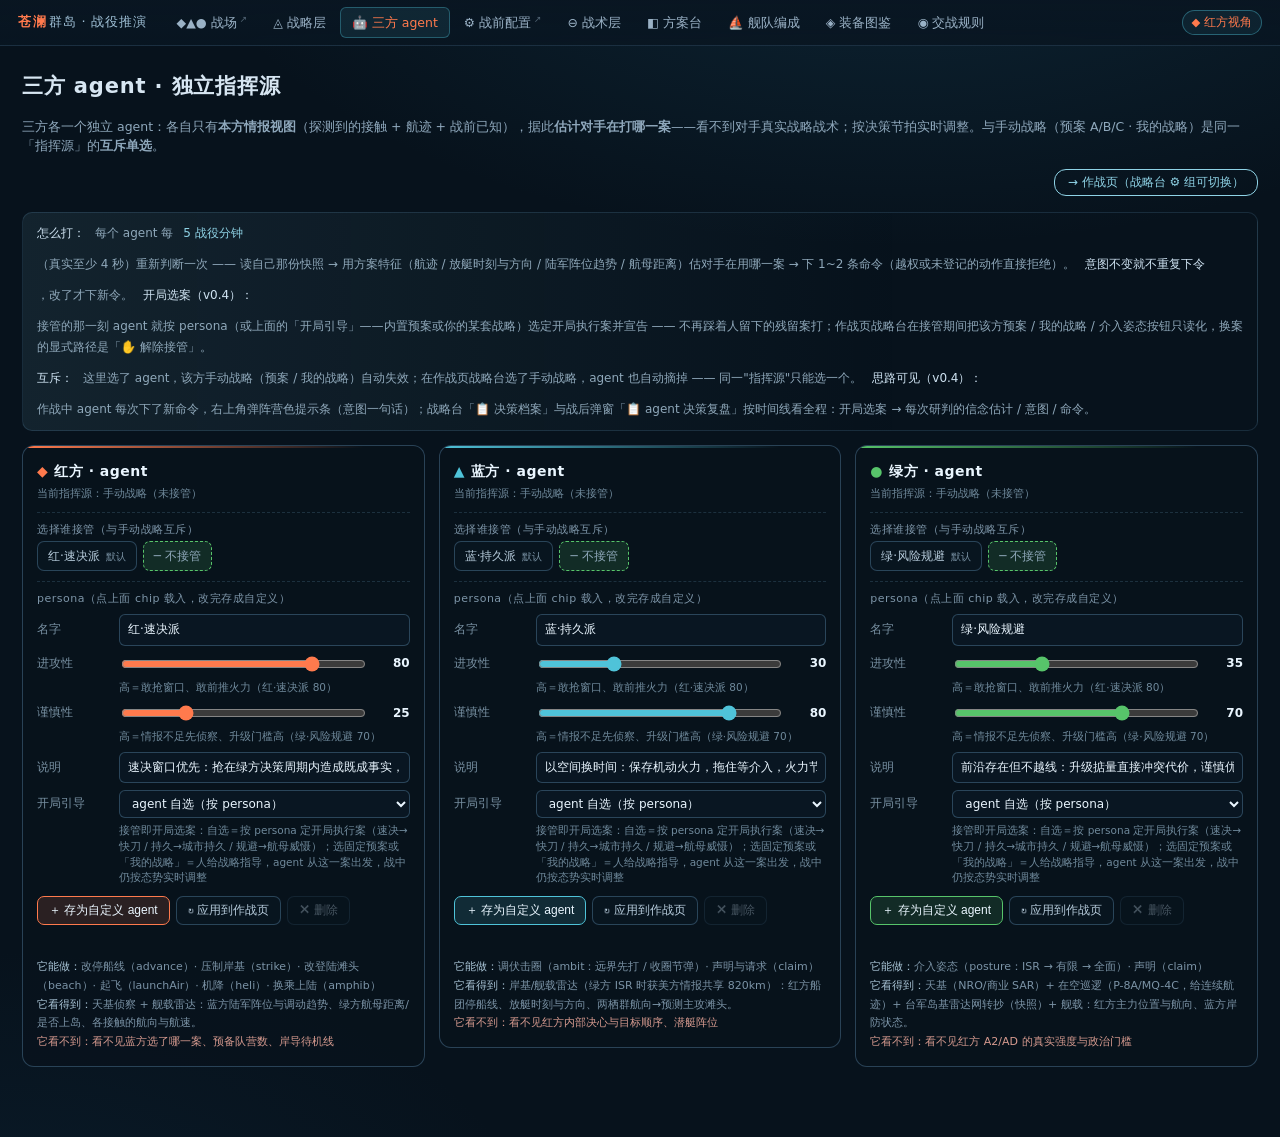
<file: agent.html>
<!DOCTYPE html>
<html lang="zh-CN">
<head>
<meta charset="utf-8">
<meta name="viewport" content="width=device-width,initial-scale=1">
<title>苍澜群岛 · 三方 agent</title>
<link rel="stylesheet" href="js/page.css">
<style>

:root { --ac: #8fd3e6; --ok: #57c46a; --bad: #e8786a; }
.ag-wrap { max-width: 1560px; margin: 0 auto; padding: 18px 22px 70px; }
.ag-go { font-size: 12px; color: var(--ac); text-decoration: none; border: 1px solid var(--ac);
  border-radius: 12px; padding: 3px 13px; white-space: nowrap; }

.ag-note { display: flex; gap: 10px; flex-wrap: wrap; align-items: center; margin: 2px 0 14px;
  padding: 10px 14px; border: 1px solid var(--line); border-radius: 10px;
  background: linear-gradient(90deg, rgba(143,211,230,.09), transparent 72%);
  font-size: 12px; color: #8fa8ba; line-height: 1.75; }
.ag-note b { color: #cfe3f2; font-weight: 500; }
.ag-note .k { color: #8fd3e6; }

.ag-grid { display: grid; grid-template-columns: repeat(3, minmax(0,1fr)); gap: 14px; align-items: start; }
@media (max-width: 1180px) { .ag-grid { grid-template-columns: 1fr; } }

.ag-card { border: 1px solid var(--line2); border-radius: 12px; background: rgba(9,19,29,.72);
  padding: 13px 14px 14px; position: relative; overflow: hidden; }
.ag-card::before { content: ''; position: absolute; inset: 0 0 auto 0; height: 2px;
  background: linear-gradient(90deg, var(--sc), transparent 85%); }
.ag-card h3 { margin: 2px 0 2px; font-size: 14px; letter-spacing: .5px; color: #eaf6ff; }
.ag-card h3 i { font-style: normal; color: var(--sc); margin-right: 6px; }
.ag-card .sub { font-size: 11px; color: #6f899b; margin-bottom: 10px; }

.ag-sec { font-size: 11px; color: #7d95a8; margin: 10px 0 3px; letter-spacing: .5px;
  border-top: 1px dashed rgba(120,180,220,.18); padding-top: 8px; }
.ag-sec:first-of-type { border-top: 0; padding-top: 0; }

.ag-chips { display: flex; flex-wrap: wrap; gap: 6px; }
.ag-chip { display: inline-flex; align-items: baseline; gap: 6px; padding: 5px 10px;
  border: 1px solid var(--line2); border-radius: 7px; background: rgba(10,24,36,.6);
  color: #b6cbdb; font-size: 12px; cursor: pointer; transition: .15s; }
.ag-chip:hover { border-color: var(--sc); color: #eaf6ff; }
.ag-chip.on { border-color: #57c46a; background: rgba(87,196,106,.15); color: #d8ffd9; }
.ag-chip.off { border-style: dashed; color: #8fa8ba; }
.ag-chip .tag { font-size: 10px; color: #7890a2; }
.ag-chip.on .tag { color: #9fd6a8; }

.ag-row { display: flex; align-items: center; gap: 8px; margin: 7px 0; font-size: 12px; color: #b6cbdb; }
.ag-row > i { font-style: normal; color: #7890a2; flex: 0 0 74px; font-size: 11.5px; }
.ag-row input[type=text] { flex: 1; background: rgba(10,24,36,.85); border: 1px solid var(--line2);
  border-radius: 6px; color: #eaf6ff; font: 12px/1.6 "Microsoft YaHei", system-ui, sans-serif;
  padding: 5px 8px; outline: none; }
.ag-row input[type=text]:focus { border-color: var(--sc); }
.ag-row select { flex: 1; background: rgba(10,24,36,.85); border: 1px solid var(--line2);
  border-radius: 6px; color: #eaf6ff; font: 12px/1.6 "Microsoft YaHei", system-ui, sans-serif;
  padding: 5px 8px; outline: none; cursor: pointer; }
.ag-row select:focus { border-color: var(--sc); }
.ag-row input[type=range] { flex: 1; accent-color: var(--sc); height: 18px; }
.ag-row b { font-weight: 600; color: #eaf6ff; flex: 0 0 34px; text-align: right; font-variant-numeric: tabular-nums; }
.ag-hint { font-size: 10.5px; color: #6f899b; margin: -2px 0 6px 82px; line-height: 1.5; }

.ag-btns { display: flex; gap: 6px; flex-wrap: wrap; margin-top: 10px; }
.ag-btn { padding: 5px 11px; border: 1px solid var(--line2); border-radius: 7px;
  background: rgba(10,24,36,.6); color: #b6cbdb; font-size: 12px; cursor: pointer; transition: .15s; }
.ag-btn:hover { border-color: var(--sc); color: #eaf6ff; }
.ag-btn.go { border-color: var(--sc); color: #eaf6ff; background: color-mix(in srgb, var(--sc) 14%, transparent); }
.ag-btn.warn:hover { border-color: #e8786a; color: #ffc9c1; }
.ag-btn[disabled] { opacity: .35; cursor: not-allowed; }

.ag-cap { margin-top: 10px; font-size: 11px; color: #7b93a6; line-height: 1.7; }
.ag-cap b { color: #a9c4d6; font-weight: 500; }
.ag-cap .no { color: #d69a8f; }
.ag-msg { font-size: 11px; color: #8fd3e6; min-height: 16px; margin-top: 7px; }
</style>
</head>
<body class="page">
<div id="navSlot"></div>
<div class="ag-wrap">
  <div class="page-head">
    <h1>三方 agent · 独立指挥源</h1>
    <span class="ph-sub">三方各一个独立 agent：各自只有<b>本方情报视图</b>（探测到的接触 + 航迹 + 战前已知），据此<b>估计对手在打哪一案</b>——看不到对手真实战略战术；按决策节拍实时调整。与手动战略（预案 A/B/C · 我的战略）是同一「指挥源」的<b>互斥单选</b>。</span>
    <span class="ph-sp"></span>
    <a class="ag-go" href="index.html">→ 作战页（战略台 ⚙ 组可切换）</a>
  </div>

  <div class="ag-note" id="agNote"></div>
  <div class="ag-grid" id="agGrid"></div>
</div>

<script type="module">
const __hbOff=()=>Promise.resolve({ok:false,status:0,json:()=>Promise.resolve(null),text:()=>Promise.resolve('')});

import { nav, S, esc, initTips } from './js/theme.js';
import * as AG from './js/agents.js';
import * as MS from './js/mystrat.js';   

const qs = new URLSearchParams(location.search);
const _sv = qs.get('side');
const focus = _sv === 'blue' ? 'blue' : _sv === 'green' ? 'green' : 'red';
document.getElementById('navSlot').outerHTML = nav('agent', focus);
document.title = '苍澜群岛 · 三方 agent [v0.4]';
initTips();

const canDo = {
  red: '改停船线（advance）· 压制岸基（strike）· 改登陆滩头（beach）· 起飞（launchAir）· 机降（heli）· 换乘上陆（amphib）',
  blue: '调伏击圈（ambit：远界先打 / 收圈节弹）· 声明与请求（claim）',
  green: '介入姿态（posture：ISR → 有限 → 全面）· 声明（claim）',
};
const sees = {
  red: '天基侦察 + 舰载雷达：蓝方陆军阵位与调动趋势、绿方航母距离/是否上岛、各接触的航向与航速。',
  blue: '岸基/舰载雷达（绿方 ISR 时获美方情报共享 820km）：红方船团停船线、放艇时刻与方向、两栖群航向→预测主攻滩头。',
  green: '天基（NRO/商业 SAR）+ 在空巡逻（P-8A/MQ-4C，给连续航迹）+ 台军岛基雷达网转抄（快照）+ 舰载：红方主力位置与航向、蓝方岸防状态。',
};
const cant = {
  red: '看不见蓝方选了哪一案、预备队营数、岸导待机线',
  blue: '看不见红方内部决心与目标顺序、潜艇阵位',
  green: '看不见红方 A2/AD 的真实强度与政治门槛',
};





const SEED_OPTS = {
  red:   [['auto', 'agent 自选（按 persona）'], ['pa', 'A · 快刀'], ['pb', 'B · 斩首'], ['pc', 'C · 绞索']],
  blue:  [['auto', 'agent 自选（按 persona）'], ['pa', 'A · 刺猬'], ['pb', 'B · 滩岸决战'], ['pc', 'C · 城市持久']],
  green: [['auto', 'agent 自选（按 persona）'], ['pa', 'A · 分布式'], ['pb', 'B · 前沿封锁'], ['pc', 'C · 航母威慑']],
};
function seedOpts(side, cur) {
  const out = SEED_OPTS[side].slice();
  const mine = MS.list(side);
  if (mine.length) out.push(...mine.map(r => ['ms:' + r.id, '我的战略 · ' + r.name]));
  
  if (cur && cur.indexOf('ms:') === 0 && !mine.some(r => 'ms:' + r.id === cur))
    out.push([cur, '我的战略（已删除 · 将回退自选）']);
  return out;
}

let edit = {};      

function chipHtml(side, cur) {
  return AG.list(side).map(a => {
    const on = cur === a.id;
    return '<span class="ag-chip' + (on ? ' on' : '') + '" data-side="' + side + '" data-id="' + a.id + '"'
      + ' title="' + esc(AG.summary(a)) + '">' + esc(a.name)
      + '<span class="tag">' + (a.def ? '默认' : '进攻' + Math.round(a.persona.aggression * 100) + '/谨慎' + Math.round(a.persona.caution * 100)) + '</span>'
      + (on ? ' ✓' : '') + '</span>';
  }).join('');
}

function card(side) {
  const sd = S(side);
  const sel = AG.getSel();
  const cur = sel[side] || '';
  const rec = edit[side] || (cur ? AG.get(side, cur) : AG.DEFAULTS[side]) || AG.DEFAULTS[side];
  const p = rec.persona || { aggression: 0.5, caution: 0.5 };
  const isCustom = !rec.def;
  return '<div class="ag-card" style="--sc:' + sd.color + '">'
    + '<h3><i>' + sd.glyph + '</i>' + esc(sd.cn) + ' · agent</h3>'
    + '<div class="sub">当前指挥源：' + (cur ? ('⚙ ' + esc((AG.get(side, cur) || {}).name || cur)) : '手动战略（未接管）') + '</div>'

    + '<div class="ag-sec">选择谁接管（与手动战略互斥）</div>'
    + '<div class="ag-chips">' + chipHtml(side, cur)
    + '<span class="ag-chip off' + (cur ? '' : ' on') + '" data-side="' + side + '" data-id="" title="摘掉 agent，回到手动战略（预案 / 我的战略）">─ 不接管</span>'
    + '</div>'

    + '<div class="ag-sec">persona（点上面 chip 载入，改完存成自定义）</div>'
    + '<div class="ag-row"><i>名字</i><input type="text" id="nm_' + side + '" maxlength="20" value="' + esc(rec.name) + '"></div>'
    + '<div class="ag-row"><i>进攻性</i><input type="range" id="ag_' + side + '" min="0" max="100" step="5" value="' + Math.round(p.aggression * 100) + '"><b id="agv_' + side + '">' + Math.round(p.aggression * 100) + '</b></div>'
    + '<div class="ag-hint">高＝敢抢窗口、敢前推火力（红·速决派 80）</div>'
    + '<div class="ag-row"><i>谨慎性</i><input type="range" id="ca_' + side + '" min="0" max="100" step="5" value="' + Math.round(p.caution * 100) + '"><b id="cav_' + side + '">' + Math.round(p.caution * 100) + '</b></div>'
    + '<div class="ag-hint">高＝情报不足先侦察、升级门槛高（绿·风险规避 70）</div>'
    + '<div class="ag-row"><i>说明</i><input type="text" id="nt_' + side + '" maxlength="60" value="' + esc(rec.note || '') + '"></div>'
    + '<div class="ag-row"><i>开局引导</i><select id="sp_' + side + '">'
    + seedOpts(side, rec.seedPlan || 'auto').map(o => '<option value="' + o[0] + '"' + ((rec.seedPlan || 'auto') === o[0] ? ' selected' : '') + '>' + esc(o[1]) + '</option>').join('')
    + '</select></div>'
    + '<div class="ag-hint">接管即开局选案：自选＝按 persona 定开局执行案（速决→快刀 / 持久→城市持久 / 规避→航母威慑）；选固定预案或「我的战略」＝人给战略指导，agent 从这一案出发，战中仍按态势实时调整</div>'

    + '<div class="ag-btns">'
    + '<button class="ag-btn go" data-act="save" data-side="' + side + '">＋ 存为自定义 agent</button>'
    + '<button class="ag-btn" data-act="apply" data-side="' + side + '" title="把上方 chip 选中的 agent 写进本场，作战页刷新即生效">↻ 应用到作战页</button>'
    + '<button class="ag-btn warn" data-act="del" data-side="' + side + '"' + (isCustom ? '' : ' disabled') + ' title="删除当前编辑中的自定义 agent（默认不可删）">✕ 删除</button>'
    + '</div>'
    + '<div class="ag-msg" id="msg_' + side + '"></div>'

    + '<div class="ag-cap"><b>它能做：</b>' + canDo[side] + '<br>'
    + '<b>它看得到：</b>' + sees[side] + '<br>'
    + '<span class="no">它看不到：' + cant[side] + '</span></div>'
    + '</div>';
}

function render() {
  document.getElementById('agNote').innerHTML =
    '<b>怎么打：</b>每个 agent 每 <span class="k">5 战役分钟</span>（真实至少 4 秒）重新判断一次 —— '
    + '读自己那份快照 → 用方案特征（航迹 / 放艇时刻与方向 / 陆军阵位趋势 / 航母距离）估对手在用哪一案 → '
    + '下 1~2 条命令（越权或未登记的动作直接拒绝）。<b>意图不变就不重复下令</b>，改了才下新令。'
    + '<br><b>开局选案（v0.4）：</b>接管的那一刻 agent 就按 persona（或上面的「开局引导」——内置预案或你的某套战略）选定开局执行案并宣告 —— '
    + '不再踩着人留下的残留案打；作战页战略台在接管期间把该方预案 / 我的战略 / 介入姿态按钮只读化，换案的显式路径是「✋ 解除接管」。'
    + '<br><b>互斥：</b>这里选了 agent，该方手动战略（预案 / 我的战略）自动失效；在作战页战略台选了手动战略，agent 也自动摘掉 —— 同一"指挥源"只能选一个。'
    + '<br><b>思路可见（v0.4）：</b>作战中 agent 每次下了新命令，右上角弹阵营色提示条（意图一句话）；'
    + '战略台「📋 决策档案」与战后弹窗「📋 agent 决策复盘」按时间线看全程：开局选案 → 每次研判的信念估计 / 意图 / 命令。';
  document.getElementById('agGrid').innerHTML = ['red', 'blue', 'green'].map(card).join('');
  wire();
}

function say(side, t) { const el = document.getElementById('msg_' + side); if (el) el.textContent = t; }

function wire() {
  document.querySelectorAll('.ag-chip').forEach(el => {
    el.onclick = () => {
      const side = el.dataset.side, id = el.dataset.id;
      if (!id) {
        AG.clearSide(side);
        edit[side] = null;
      } else {
        AG.setSelSide(side, id);
        const rec = AG.get(side, id);
        edit[side] = rec ? { id: rec.id, name: rec.name, persona: { ...rec.persona }, note: rec.note || '', seedPlan: rec.seedPlan || 'auto', def: rec.def } : null;
      }
      render();
      say(side, id ? '已写入本场选择：' + (AG.get(side, id) || {}).name + '（作战页刷新后生效）'
                   : '已摘掉 agent —— 该方回到手动战略（预案 / 我的战略）');
      try { __hbOff('beacon?stage=' + encodeURIComponent('AGENT sel ' + side + ' ' + (id || 'off'))).catch(() => {}); } catch (e) {}
    };
  });
  ['red', 'blue', 'green'].forEach(side => {
    const a = document.getElementById('ag_' + side), av = document.getElementById('agv_' + side);
    if (a) a.oninput = () => { av.textContent = a.value; };
    const c = document.getElementById('ca_' + side), cv = document.getElementById('cav_' + side);
    if (c) c.oninput = () => { cv.textContent = c.value; };
  });
  document.querySelectorAll('.ag-btn').forEach(b => {
    b.onclick = () => {
      const side = b.dataset.side, act = b.dataset.act;
      const nm = (document.getElementById('nm_' + side) || {}).value || '';
      const ag = parseFloat((document.getElementById('ag_' + side) || {}).value || 50) / 100;
      const ca = parseFloat((document.getElementById('ca_' + side) || {}).value || 50) / 100;
      const nt = (document.getElementById('nt_' + side) || {}).value || '';
      const sp = (document.getElementById('sp_' + side) || {}).value || 'auto';
      if (act === 'save') {
        const cur = AG.getSel()[side];
        const curRec = cur ? AG.get(side, cur) : null;
        const rec = AG.save(side, {
          
          id: (curRec && !curRec.def) ? curRec.id : '',
          name: nm || AG.suggestName(side),
          persona: { aggression: ag, caution: ca },
          note: nt,
          seedPlan: sp,
        });
        AG.setSelSide(side, rec.id);
        edit[side] = { ...rec };
        render();
        say(side, '已保存并接管：' + rec.name + '（进攻 ' + Math.round(ag * 100) + ' / 谨慎 ' + Math.round(ca * 100) + '）');
        try { __hbOff('beacon?stage=' + encodeURIComponent('AGENT save ' + side + ' ' + rec.name)); } catch (e) {}
      }
      if (act === 'apply') {
        const cur = AG.getSel()[side];
        say(side, cur ? ('本场已选中 ' + (AG.get(side, cur) || {}).name + ' —— 打开或刷新作战页即生效')
                      : '当前未接管（手动战略）；点一个 chip 或「存为自定义 agent」即可接管');
      }
      if (act === 'del') {
        const cur = AG.getSel()[side];
        const rec = cur ? AG.get(side, cur) : null;
        if (!rec || rec.def) { say(side, '默认 agent 不可删除（可在它基础上改参数另存一条）'); return; }
        if (!confirm('删除 agent「' + rec.name + '」？')) return;
        AG.remove(side, rec.id);
        edit[side] = null;
        render();
        say(side, '已删除，该方回到手动战略');
      }
    };
  });
}

render();
</script>
</body>
</html>
</file>
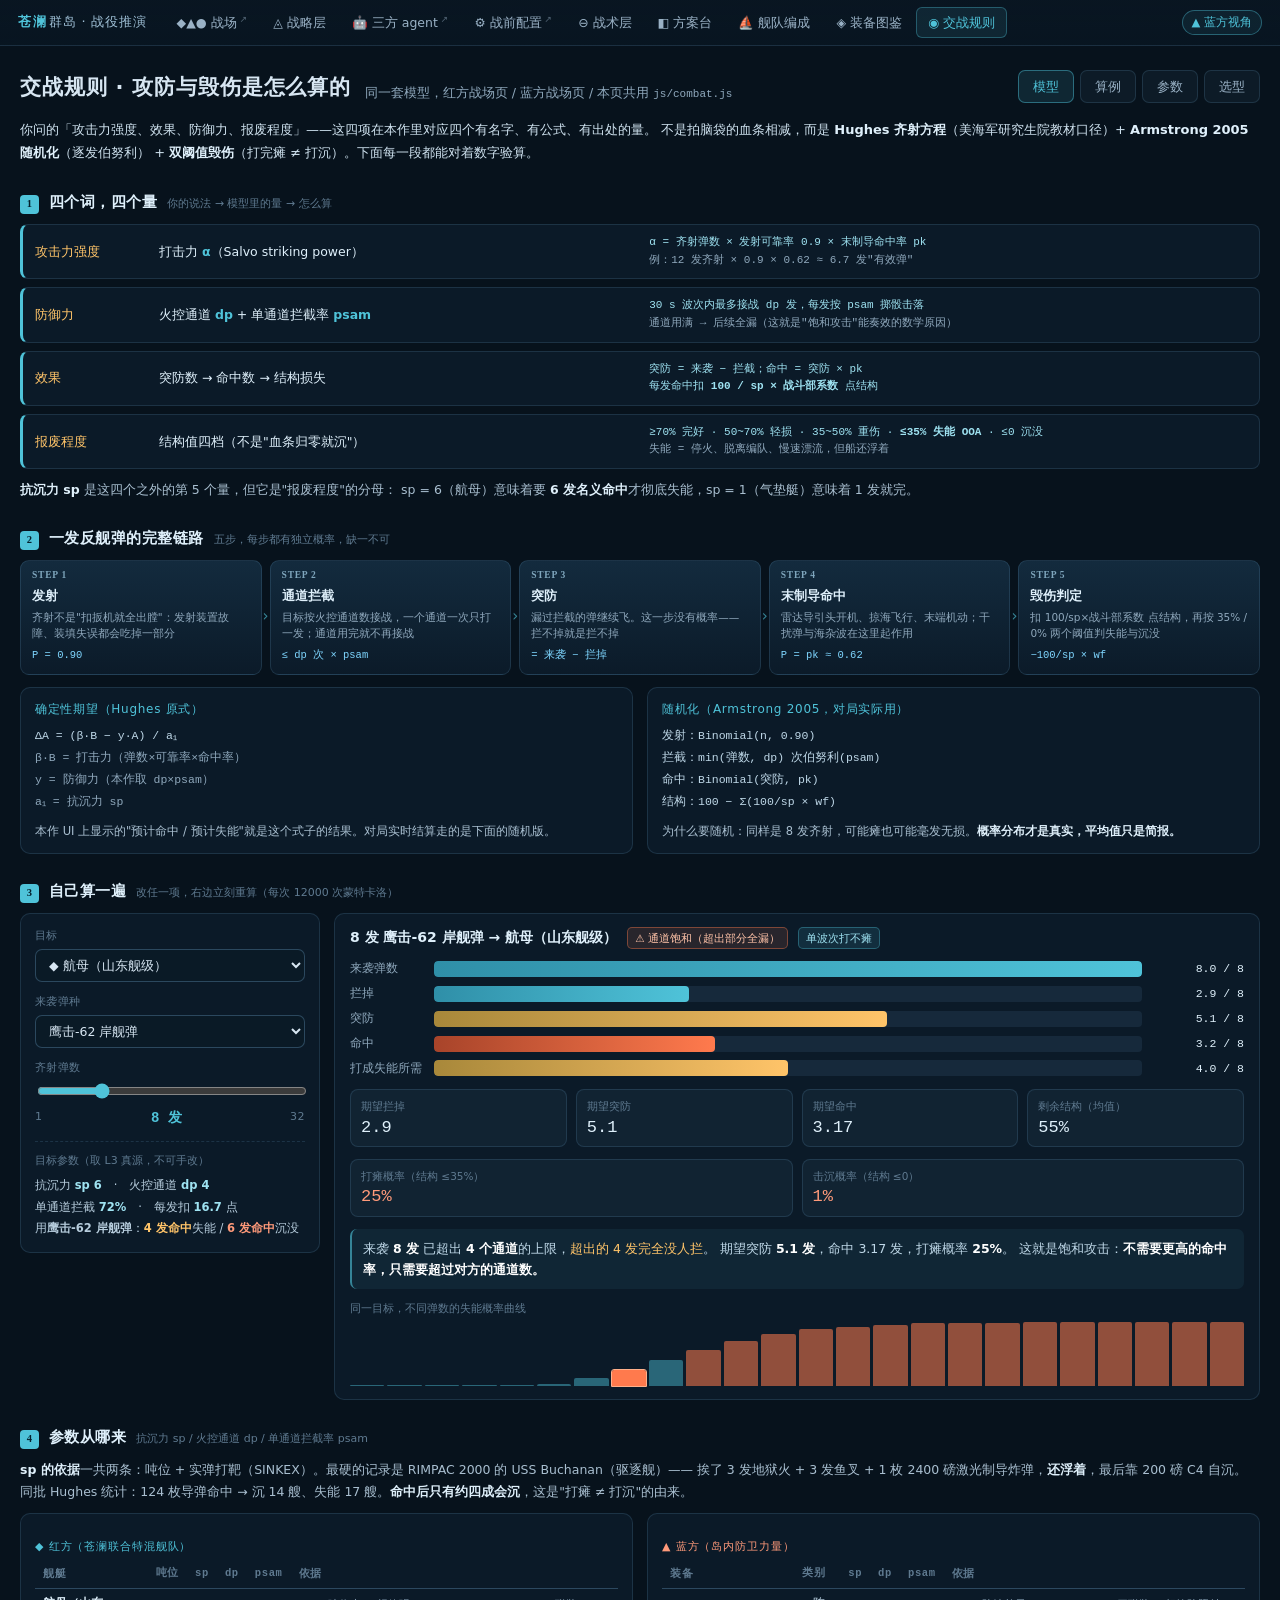
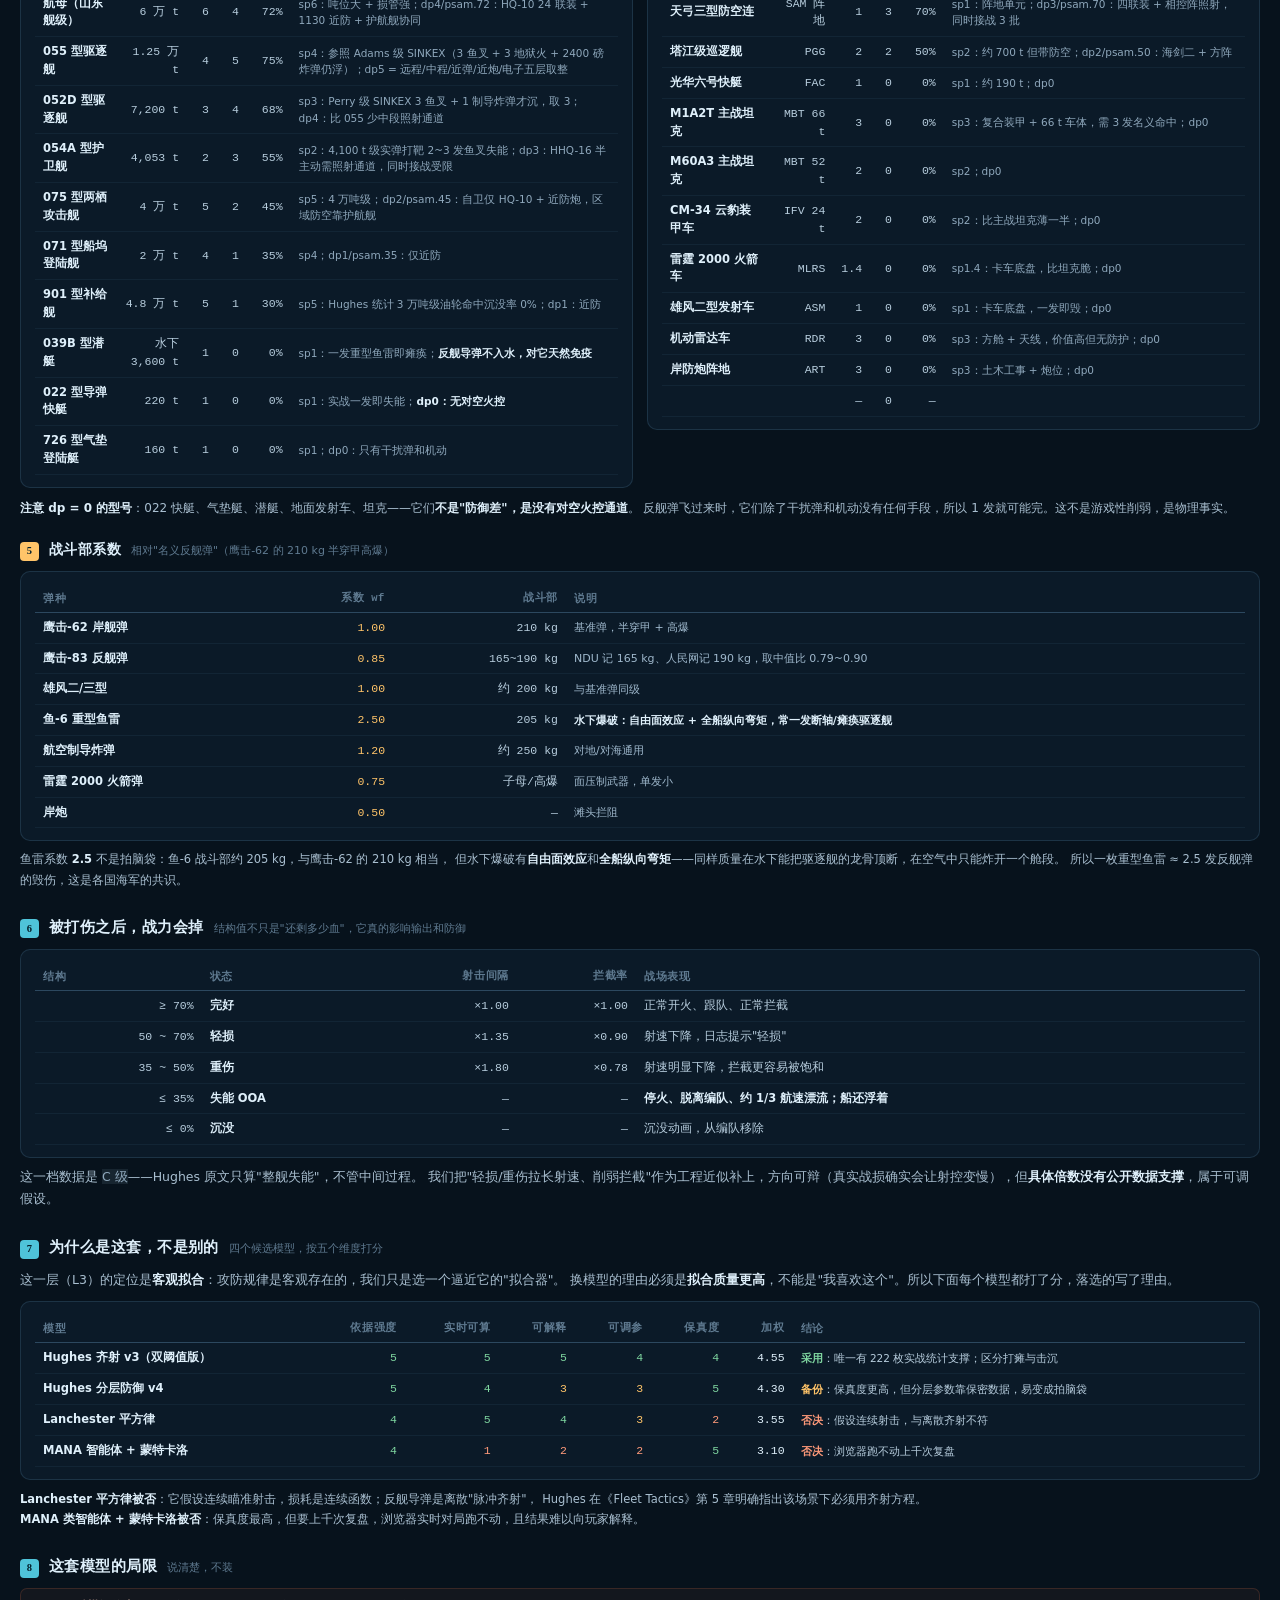
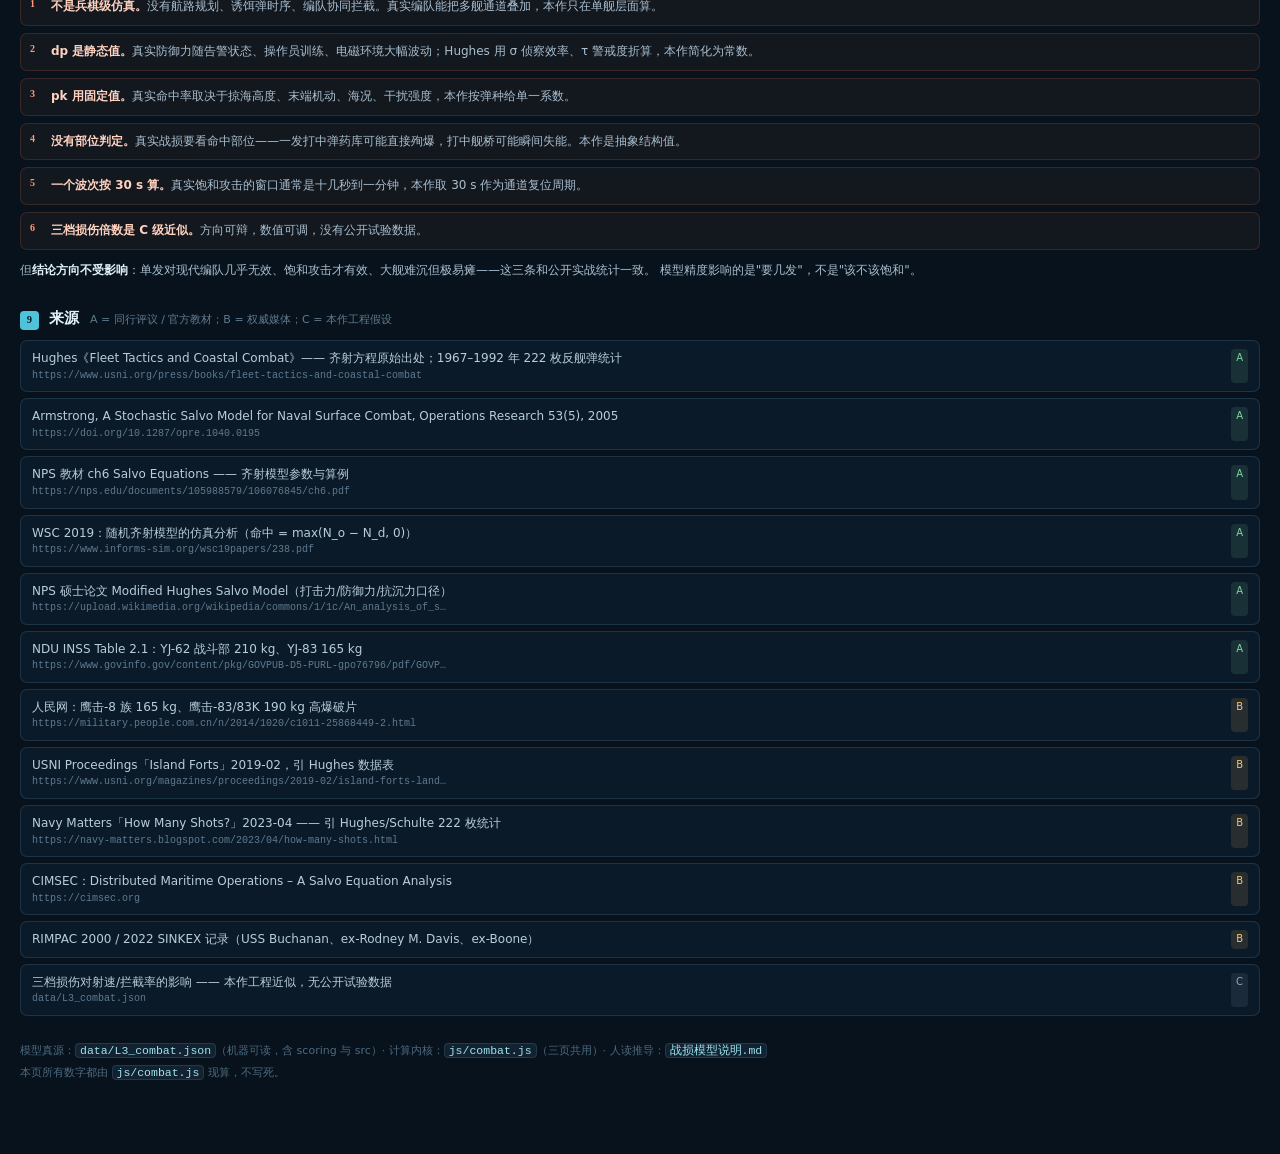
<file: combat.html>
<!DOCTYPE html>
<html lang="zh-CN">
<head>
<meta charset="utf-8">
<meta name="viewport" content="width=device-width,initial-scale=1">
<title>苍澜群岛 · 交战规则（攻防与毁伤模型）</title>
<link rel="stylesheet" href="js/page.css">
<style>
  .cb-sec { margin: 26px 0 0; }
  .cb-t { display:flex; align-items:baseline; gap:10px; margin:0 0 10px; font-size:15px; font-weight:650; letter-spacing:.03em; color:#dff0fb; }
  .cb-t i { font-style:normal; font:700 10.5px/1 "Microsoft YaHei"; color:#04202c; background:var(--ac);
    width:19px; height:19px; display:grid; place-items:center; border-radius:4px; flex:none; }
  .cb-t small { font-weight:400; font-size:11px; color:var(--tx3); letter-spacing:0; }
  .cb-p { color:#a9bfd0; font-size:12.5px; line-height:1.75; margin:0 0 10px; }
  .cb-p b { color:#dff0fb; }
  .cb-p code, .cb-i code { font-family:"Cascadia Mono",Consolas,monospace; font-size:11.5px;
    background:rgba(120,180,220,.10); border:1px solid var(--line); border-radius:4px; padding:0 4px; color:#9fe3f2; }

  
  .map4 { display:grid; gap:8px; }
  .map4-row { display:grid; grid-template-columns:112px 1fr 1.25fr; gap:12px; align-items:center;
    background:var(--pnl); border:1px solid var(--line); border-left:3px solid var(--ac);
    border-radius:8px; padding:9px 12px; }
  .map4-row .k { font-size:12.5px; color:#ffc469; }
  .map4-row .m { font-size:12.5px; color:#dff0fb; }
  .map4-row .m b { color:var(--ac); font-weight:600; }
  .map4-row .f { font-family:"Cascadia Mono",Consolas,monospace; font-size:11px; color:#9fe3f2; line-height:1.6; }

  
  .chain { display:grid; grid-template-columns:repeat(5,1fr); gap:8px; }
  .chain .step { position:relative; background:linear-gradient(180deg,rgba(20,45,64,.95),rgba(12,28,42,.95));
    border:1px solid var(--line); border-radius:9px; padding:10px 11px; }
  .chain .step::after { content:"›"; position:absolute; right:-8px; top:50%; transform:translateY(-50%);
    color:var(--ac); font-size:15px; opacity:.65; z-index:2; }
  .chain .step:last-child::after { display:none; }
  .chain .sn { font:700 9.5px/1 "Microsoft YaHei"; color:#7fa6bd; letter-spacing:.08em; }
  .chain .st { font-size:12.5px; color:#dff0fb; margin:5px 0 4px; font-weight:600; }
  .chain .sd { font-size:10.5px; color:#8fa8bc; line-height:1.55; }
  .chain .sx { margin-top:6px; font-family:"Cascadia Mono",Consolas,monospace; font-size:10.5px; color:#7fd6ff; }

  
  .calc { display:grid; grid-template-columns:300px 1fr; gap:14px; align-items:start; }
  .calc-in { background:var(--pnl); border:1px solid var(--line); border-radius:10px; padding:13px 14px; }
  .fl { display:block; margin-bottom:11px; }
  .fl span { display:block; font-size:11px; color:var(--tx3); margin-bottom:5px; letter-spacing:.04em; }
  .fl select { width:100%; background:#0a1a26; color:var(--tx); border:1px solid var(--line2);
    border-radius:7px; padding:7px 9px; font-size:12.5px; font-family:inherit; }
  .fl input[type=range] { width:100%; accent-color:var(--ac); }
  .fl .rv { display:flex; justify-content:space-between; font-size:11.5px; color:var(--tx2); margin-top:3px; }
  .fl .rv b { color:var(--ac); font-size:14px; font-family:"Cascadia Mono",Consolas,monospace; }

  .calc-out { background:var(--pnl); border:1px solid var(--line); border-radius:10px; padding:13px 15px; }
  .co-h { display:flex; align-items:center; gap:10px; flex-wrap:wrap; margin-bottom:11px; }
  .co-h b { font-size:14px; color:#dff0fb; }
  .co-h .tag { font-size:10.5px; padding:2px 7px; border-radius:5px;
    color:#9fe3f2; background:rgba(79,195,217,.12); border:1px solid rgba(79,195,217,.35); }
  .co-h .tag.bad { color:#ffc3a8; background:rgba(255,122,77,.12); border-color:rgba(255,122,77,.4); }

  .bars { display:grid; gap:7px; margin-bottom:12px; }
  .bar-row { display:grid; grid-template-columns:74px 1fr 92px; gap:10px; align-items:center; }
  .bar-row .bl { font-size:11.5px; color:var(--tx2); }
  .bar-row .bt { height:16px; background:rgba(120,180,220,.10); border-radius:4px; overflow:hidden; position:relative; }
  .bar-row .bf { height:100%; border-radius:4px; transition:width .22s ease; }
  .bar-row .bv { font-family:"Cascadia Mono",Consolas,monospace; font-size:11.5px; color:#dff0fb; text-align:right; }
  .bf.ok { background:linear-gradient(90deg,#2f8fa8,#4fc3d9); }
  .bf.mid { background:linear-gradient(90deg,#a8883a,#ffc469); }
  .bf.bad { background:linear-gradient(90deg,#a8442a,#ff7a4d); }

  .kv4 { display:grid; grid-template-columns:repeat(4,1fr); gap:9px; margin-bottom:12px; }
  .kv { background:rgba(120,180,220,.06); border:1px solid var(--line); border-radius:8px; padding:8px 10px; }
  .kv .kk { font-size:10.5px; color:var(--tx3); margin-bottom:3px; }
  .kv .vv { font-family:"Cascadia Mono",Consolas,monospace; font-size:17px; color:#dff0fb; line-height:1.2; }
  .kv .vv small { font-size:10.5px; color:var(--tx3); font-family:inherit; }
  .kv.hot .vv { color:#ff9a7a; }
  .kv.cool .vv { color:#7fd6a0; }

  .verdict { font-size:12.5px; line-height:1.7; padding:9px 11px; border-radius:7px;
    background:rgba(79,195,217,.08); border-left:2px solid rgba(79,195,217,.6); color:#bfd8e8; }
  .verdict b { color:#fff; }
  .verdict .em { color:#ffc469; }

  
  table.cbt { width:100%; border-collapse:collapse; font-size:11.5px; }
  table.cbt th { text-align:left; font-weight:600; color:var(--tx3); font-size:10.5px; letter-spacing:.06em;
    padding:6px 8px; border-bottom:1px solid var(--line2); white-space:nowrap; }
  table.cbt td { padding:6px 8px; border-bottom:1px solid rgba(120,180,220,.07); color:#b7cddd; }
  table.cbt tr:hover td { background:rgba(120,180,220,.05); }
  table.cbt td.n, table.cbt th.n { text-align:right; font-family:"Cascadia Mono",Consolas,monospace; }
  table.cbt td b { color:#dff0fb; }
  table.cbt .cf { font-size:10px; padding:1px 5px; border-radius:4px; }
  .cf.A { color:#7fd6a0; background:rgba(127,214,160,.12); }
  .cf.B { color:#ffc469; background:rgba(255,196,105,.12); }
  .cf.C { color:#8fa8bc; background:rgba(143,168,188,.12); }
  .side-h { font-size:11px; color:var(--ac); letter-spacing:.08em; margin:12px 0 4px; }

  .two { display:grid; grid-template-columns:1fr 1fr; gap:14px; align-items:start; }
  .lim { counter-reset:l; display:grid; gap:7px; }
  .lim div { position:relative; padding-left:26px; font-size:12px; line-height:1.65; color:#a9bfd0;
    background:rgba(255,122,77,.05); border:1px solid rgba(255,122,77,.16); border-radius:7px; padding:8px 10px 8px 30px; }
  .lim div::before { counter-increment:l; content:counter(l); position:absolute; left:9px; top:8px;
    font:700 10px/1.4 "Microsoft YaHei"; color:#ff9a7a; }
  .lim div b { color:#ffd2c0; }

  .srcs { display:grid; gap:6px; }
  .srcs a { display:grid; grid-template-columns:1fr auto; gap:10px; text-decoration:none;
    background:var(--pnl); border:1px solid var(--line); border-radius:7px; padding:8px 11px; transition:.15s; }
  .srcs a:hover { border-color:var(--line2); background:var(--pnl2); }
  .srcs .sr { font-size:12px; color:#b7cddd; }
  .srcs .sr b { color:#9fe3f2; font-weight:500; }
  .srcs .su { font-size:10px; color:var(--tx3); font-family:"Cascadia Mono",Consolas,monospace;
    max-width:420px; overflow:hidden; text-overflow:ellipsis; white-space:nowrap; }
  .srcs .sc { font-size:10px; padding:1px 5px; border-radius:4px; }

  @media (max-width: 1180px) {
    .calc { grid-template-columns:1fr; }
    .chain { grid-template-columns:1fr 1fr; }
    .chain .step::after { display:none; }
    .two { grid-template-columns:1fr; }
    .kv4 { grid-template-columns:1fr 1fr; }
    .map4-row { grid-template-columns:1fr; gap:5px; }
  }
</style>
</head>
<body class="page">
<div id="navSlot"></div>

<div class="page-wrap">

  <div class="page-head">
    <h1>交战规则 · 攻防与毁伤是怎么算的</h1>
    <span class="ph-sub">同一套模型，红方战场页 / 蓝方战场页 / 本页共用 <code style="font-size:11px">js/combat.js</code></span>
    <span class="ph-sp"></span>
    <div class="ph-tabs">
      <button class="on" data-jump="sec-algo">模型</button>
      <button data-jump="sec-calc">算例</button>
      <button data-jump="sec-param">参数</button>
      <button data-jump="sec-pick">选型</button>
    </div>
  </div>

  <p class="cb-p" style="font-size:13px;color:#cfe2ef">
    你问的「攻击力强度、效果、防御力、报废程度」——这四项在本作里对应四个有名字、有公式、有出处的量。
    不是拍脑袋的血条相减，而是 <b>Hughes 齐射方程</b>（美海军研究生院教材口径）+ <b>Armstrong 2005 随机化</b>（逐发伯努利）
    + <b>双阈值毁伤</b>（打完瘫 ≠ 打沉）。下面每一段都能对着数字验算。
  </p>

  
  <section class="cb-sec" id="sec-map">
    <h2 class="cb-t"><i>1</i>四个词，四个量<small>你的说法 → 模型里的量 → 怎么算</small></h2>
    <div class="map4">
      <div class="map4-row">
        <div class="k">攻击力强度</div>
        <div class="m">打击力 <b>α</b>（Salvo striking power）</div>
        <div class="f">α = 齐射弹数 × 发射可靠率 0.9 × 末制导命中率 pk<br>
          <span style="color:#8fa8bc">例：12 发齐射 × 0.9 × 0.62 ≈ 6.7 发"有效弹"</span></div>
      </div>
      <div class="map4-row">
        <div class="k">防御力</div>
        <div class="m">火控通道 <b>dp</b> + 单通道拦截率 <b>psam</b></div>
        <div class="f">30 s 波次内最多接战 dp 发，每发按 psam 掷骰击落<br>
          <span style="color:#8fa8bc">通道用满 → 后续全漏（这就是"饱和攻击"能奏效的数学原因）</span></div>
      </div>
      <div class="map4-row">
        <div class="k">效果</div>
        <div class="m">突防数 → 命中数 → 结构损失</div>
        <div class="f">突防 = 来袭 − 拦截；命中 = 突防 × pk<br>
          每发命中扣 <b>100 / sp × 战斗部系数</b> 点结构</div>
      </div>
      <div class="map4-row">
        <div class="k">报废程度</div>
        <div class="m">结构值四档（不是"血条归零就沉"）</div>
        <div class="f">≥70% 完好 · 50~70% 轻损 · 35~50% 重伤 · <b>≤35% 失能 OOA</b> · ≤0 沉没<br>
          <span style="color:#8fa8bc">失能 = 停火、脱离编队、慢速漂流，但船还浮着</span></div>
      </div>
    </div>
    <p class="cb-p" style="margin-top:10px">
      <b>抗沉力 sp</b> 是这四个之外的第 5 个量，但它是"报废程度"的分母：
      sp = 6（航母）意味着要 <b>6 发名义命中</b>才彻底失能，sp = 1（气垫艇）意味着 1 发就完。
    </p>
  </section>

  
  <section class="cb-sec" id="sec-algo">
    <h2 class="cb-t"><i>2</i>一发反舰弹的完整链路<small>五步，每步都有独立概率，缺一不可</small></h2>
    <div class="chain">
      <div class="step">
        <div class="sn">STEP 1</div>
        <div class="st">发射</div>
        <div class="sd">齐射不是"扣扳机就全出膛"：发射装置故障、装填失误都会吃掉一部分</div>
        <div class="sx">P = 0.90</div>
      </div>
      <div class="step">
        <div class="sn">STEP 2</div>
        <div class="st">通道拦截</div>
        <div class="sd">目标按火控通道数接战，一个通道一次只打一发；通道用完就不再接战</div>
        <div class="sx">≤ dp 次 × psam</div>
      </div>
      <div class="step">
        <div class="sn">STEP 3</div>
        <div class="st">突防</div>
        <div class="sd">漏过拦截的弹继续飞。这一步没有概率——拦不掉就是拦不掉</div>
        <div class="sx">= 来袭 − 拦掉</div>
      </div>
      <div class="step">
        <div class="sn">STEP 4</div>
        <div class="st">末制导命中</div>
        <div class="sd">雷达导引头开机、掠海飞行、末端机动；干扰弹与海杂波在这里起作用</div>
        <div class="sx">P = pk ≈ 0.62</div>
      </div>
      <div class="step">
        <div class="sn">STEP 5</div>
        <div class="st">毁伤判定</div>
        <div class="sd">扣 100/sp×战斗部系数 点结构，再按 35% / 0% 两个阈值判失能与沉没</div>
        <div class="sx">−100/sp × wf</div>
      </div>
    </div>

    <div class="two" style="margin-top:12px">
      <div class="panel-x" style="padding:12px 14px">
        <div style="font-size:12px;color:var(--ac);letter-spacing:.06em;margin-bottom:7px">确定性期望（Hughes 原式）</div>
        <div class="cb-i" style="font-family:'Cascadia Mono',Consolas,monospace;font-size:11.5px;line-height:1.9;color:#bfd8e8">
          ΔA = (β·B − y·A) / a₁<br>
          <span style="color:#8fa8bc">β·B = 打击力（弹数×可靠率×命中率）</span><br>
          <span style="color:#8fa8bc">y   = 防御力（本作取 dp×psam）</span><br>
          <span style="color:#8fa8bc">a₁ = 抗沉力 sp</span>
        </div>
        <p class="cb-p" style="margin:8px 0 0;font-size:11.5px">
          本作 UI 上显示的"预计命中 / 预计失能"就是这个式子的结果。对局实时结算走的是下面的随机版。
        </p>
      </div>
      <div class="panel-x" style="padding:12px 14px">
        <div style="font-size:12px;color:var(--ac);letter-spacing:.06em;margin-bottom:7px">随机化（Armstrong 2005，对局实际用）</div>
        <div class="cb-i" style="font-family:'Cascadia Mono',Consolas,monospace;font-size:11.5px;line-height:1.9;color:#bfd8e8">
          发射：Binomial(n, 0.90)<br>
          拦截：min(弹数, dp) 次伯努利(psam)<br>
          命中：Binomial(突防, pk)<br>
          结构：100 − Σ(100/sp × wf)
        </div>
        <p class="cb-p" style="margin:8px 0 0;font-size:11.5px">
          为什么要随机：同样是 8 发齐射，可能瘫也可能毫发无损。<b>概率分布才是真实，平均值只是简报。</b>
        </p>
      </div>
    </div>
  </section>

  
  <section class="cb-sec" id="sec-calc">
    <h2 class="cb-t"><i>3</i>自己算一遍<small>改任一项，右边立刻重算（每次 12000 次蒙特卡洛）</small></h2>
    <div class="calc">
      <div class="calc-in">
        <label class="fl"><span>目标</span>
          <select id="tgt"></select>
        </label>
        <label class="fl"><span>来袭弹种</span>
          <select id="wpn"></select>
        </label>
        <label class="fl"><span>齐射弹数</span>
          <input type="range" id="n" min="1" max="32" value="8">
          <div class="rv"><span>1</span><b id="nv">8 发</b><span>32</span></div>
        </label>
        <div style="border-top:1px dashed var(--line);padding-top:10px;margin-top:4px">
          <div style="font-size:11px;color:var(--tx3);margin-bottom:6px">目标参数（取 L3 真源，不可手改）</div>
          <div id="tinfo" style="font-size:11.5px;line-height:1.85;color:#b7cddd"></div>
        </div>
      </div>

      <div class="calc-out">
        <div class="co-h">
          <b id="oTitle">—</b>
          <span class="tag" id="oSat">—</span>
          <span class="tag" id="oThreat">—</span>
        </div>

        <div class="bars" id="bars"></div>

        <div class="kv4">
          <div class="kv"><div class="kk">期望拦掉</div><div class="vv" id="kInt">—</div></div>
          <div class="kv"><div class="kk">期望突防</div><div class="vv" id="kLeak">—</div></div>
          <div class="kv"><div class="kk">期望命中</div><div class="vv" id="kHit">—</div></div>
          <div class="kv"><div class="kk">剩余结构（均值）</div><div class="vv" id="kHull">—</div></div>
        </div>

        <div class="kv4" style="grid-template-columns:1fr 1fr">
          <div class="kv hot"><div class="kk">打瘫概率（结构 ≤35%）</div><div class="vv" id="kOOA">—</div></div>
          <div class="kv hot"><div class="kk">击沉概率（结构 ≤0）</div><div class="vv" id="kSink">—</div></div>
        </div>

        <div class="verdict" id="verdict">—</div>

        <div style="margin-top:11px">
          <div style="font-size:11px;color:var(--tx3);margin-bottom:5px">同一目标，不同弹数的失能概率曲线</div>
          <div id="curve" style="display:flex;align-items:flex-end;gap:3px;height:64px"></div>
        </div>
      </div>
    </div>
  </section>

  
  <section class="cb-sec" id="sec-param">
    <h2 class="cb-t"><i>4</i>参数从哪来<small>抗沉力 sp / 火控通道 dp / 单通道拦截率 psam</small></h2>
    <p class="cb-p">
      <b>sp 的依据</b>一共两条：吨位 + 实弹打靶（SINKEX）。最硬的记录是 RIMPAC 2000 的 USS Buchanan（驱逐舰）——
      挨了 3 发地狱火 + 3 发鱼叉 + 1 枚 2400 磅激光制导炸弹，<b>还浮着</b>，最后靠 200 磅 C4 自沉。
      同批 Hughes 统计：124 枚导弹命中 → 沉 14 艘、失能 17 艘。<b>命中后只有约四成会沉</b>，这是"打瘫 ≠ 打沉"的由来。
    </p>
    <div class="two">
      <div class="panel-x" style="padding:12px 14px">
        <div class="side-h">◆ 红方（苍澜联合特混舰队）</div>
        <table class="cbt">
          <thead><tr><th>舰艇</th><th class="n">吨位</th><th class="n">sp</th><th class="n">dp</th><th class="n">psam</th><th>依据</th></tr></thead>
          <tbody id="tbBlue"></tbody>
        </table>
      </div>
      <div class="panel-x" style="padding:12px 14px">
        <div class="side-h" style="color:#ff9a7a">▲ 蓝方（岛内防卫力量）</div>
        <table class="cbt">
          <thead><tr><th>装备</th><th class="n">类别</th><th class="n">sp</th><th class="n">dp</th><th class="n">psam</th><th>依据</th></tr></thead>
          <tbody id="tbRed"></tbody>
        </table>
      </div>
    </div>
    <p class="cb-p" style="margin-top:10px;font-size:12px">
      <b>注意 dp = 0 的型号</b>：022 快艇、气垫艇、潜艇、地面发射车、坦克——它们<b>不是"防御差"，是没有对空火控通道</b>。
      反舰弹飞过来时，它们除了干扰弹和机动没有任何手段，所以 1 发就可能完。这不是游戏性削弱，是物理事实。
    </p>

    
    <h3 class="cb-t" style="font-size:13.5px;margin-top:20px"><i style="background:#ffc469">5</i>战斗部系数<small>相对"名义反舰弹"（鹰击-62 的 210 kg 半穿甲高爆）</small></h3>
    <div class="panel-x" style="padding:12px 14px">
      <table class="cbt">
        <thead><tr><th>弹种</th><th class="n">系数 wf</th><th class="n">战斗部</th><th>说明</th></tr></thead>
        <tbody id="tbWf"></tbody>
      </table>
    </div>
    <p class="cb-p" style="margin-top:8px;font-size:11.5px">
      鱼雷系数 <b>2.5</b> 不是拍脑袋：鱼-6 战斗部约 205 kg，与鹰击-62 的 210 kg 相当，
      但水下爆破有<b>自由面效应</b>和<b>全船纵向弯矩</b>——同样质量在水下能把驱逐舰的龙骨顶断，在空气中只能炸开一个舱段。
      所以一枚重型鱼雷 ≈ 2.5 发反舰弹的毁伤，这是各国海军的共识。
    </p>
  </section>

  
  <section class="cb-sec">
    <h2 class="cb-t"><i>6</i>被打伤之后，战力会掉<small>结构值不只是"还剩多少血"，它真的影响输出和防御</small></h2>
    <div class="panel-x" style="padding:12px 14px">
      <table class="cbt">
        <thead><tr><th>结构</th><th>状态</th><th class="n">射击间隔</th><th class="n">拦截率</th><th>战场表现</th></tr></thead>
        <tbody>
          <tr><td class="n">≥ 70%</td><td><b>完好</b></td><td class="n">×1.00</td><td class="n">×1.00</td><td>正常开火、跟队、正常拦截</td></tr>
          <tr><td class="n">50 ~ 70%</td><td style="color:#ffc469"><b>轻损</b></td><td class="n">×1.35</td><td class="n">×0.90</td><td>射速下降，日志提示"轻损"</td></tr>
          <tr><td class="n">35 ~ 50%</td><td style="color:#ff9a7a"><b>重伤</b></td><td class="n">×1.80</td><td class="n">×0.78</td><td>射速明显下降，拦截更容易被饱和</td></tr>
          <tr><td class="n">≤ 35%</td><td style="color:#ff6b6b"><b>失能 OOA</b></td><td class="n">—</td><td class="n">—</td><td><b>停火、脱离编队、约 1/3 航速漂流；船还浮着</b></td></tr>
          <tr><td class="n">≤ 0%</td><td style="color:#ff6b6b"><b>沉没</b></td><td class="n">—</td><td class="n">—</td><td>沉没动画，从编队移除</td></tr>
        </tbody>
      </table>
    </div>
    <p class="cb-p" style="margin-top:8px">
      这一档数据是 <span class="cf C">C 级</span>——Hughes 原文只算"整舰失能"，不管中间过程。
      我们把"轻损/重伤拉长射速、削弱拦截"作为工程近似补上，方向可辩（真实战损确实会让射控变慢），但<b>具体倍数没有公开数据支撑</b>，属于可调假设。
    </p>
  </section>

  
  <section class="cb-sec" id="sec-pick">
    <h2 class="cb-t"><i>7</i>为什么是这套，不是别的<small>四个候选模型，按五个维度打分</small></h2>
    <p class="cb-p">
      这一层（L3）的定位是<b>客观拟合</b>：攻防规律是客观存在的，我们只是选一个逼近它的"拟合器"。
      换模型的理由必须是<b>拟合质量更高</b>，不能是"我喜欢这个"。所以下面每个模型都打了分，落选的写了理由。
    </p>
    <div class="panel-x" style="padding:12px 14px">
      <table class="cbt">
        <thead><tr><th>模型</th><th class="n">依据强度</th><th class="n">实时可算</th><th class="n">可解释</th><th class="n">可调参</th><th class="n">保真度</th><th class="n">加权</th><th>结论</th></tr></thead>
        <tbody id="tbModel"></tbody>
      </table>
    </div>
    <p class="cb-p" style="margin-top:9px;font-size:11.5px">
      <b>Lanchester 平方律被否</b>：它假设连续瞄准射击，损耗是连续函数；反舰导弹是离散"脉冲齐射"，
      Hughes 在《Fleet Tactics》第 5 章明确指出该场景下必须用齐射方程。<br>
      <b>MANA 类智能体 + 蒙特卡洛被否</b>：保真度最高，但要上千次复盘，浏览器实时对局跑不动，且结果难以向玩家解释。
    </p>
  </section>

  
  <section class="cb-sec">
    <h2 class="cb-t"><i>8</i>这套模型的局限<small>说清楚，不装</small></h2>
    <div class="lim">
      <div><b>不是兵棋级仿真。</b>没有航路规划、诱饵弹时序、编队协同拦截。真实编队能把多舰通道叠加，本作只在单舰层面算。</div>
      <div><b>dp 是静态值。</b>真实防御力随告警状态、操作员训练、电磁环境大幅波动；Hughes 用 σ 侦察效率、τ 警戒度折算，本作简化为常数。</div>
      <div><b>pk 用固定值。</b>真实命中率取决于掠海高度、末端机动、海况、干扰强度，本作按弹种给单一系数。</div>
      <div><b>没有部位判定。</b>真实战损要看命中部位——一发打中弹药库可能直接殉爆，打中舰桥可能瞬间失能。本作是抽象结构值。</div>
      <div><b>一个波次按 30 s 算。</b>真实饱和攻击的窗口通常是十几秒到一分钟，本作取 30 s 作为通道复位周期。</div>
      <div><b>三档损伤倍数是 C 级近似。</b>方向可辩，数值可调，没有公开试验数据。</div>
    </div>
    <p class="cb-p" style="margin-top:10px;font-size:12px">
      但<b>结论方向不受影响</b>：单发对现代编队几乎无效、饱和攻击才有效、大舰难沉但极易瘫——这三条和公开实战统计一致。
      模型精度影响的是"要几发"，不是"该不该饱和"。
    </p>
  </section>

  
  <section class="cb-sec">
    <h2 class="cb-t"><i>9</i>来源<small>A = 同行评议 / 官方教材；B = 权威媒体；C = 本作工程假设</small></h2>
    <div class="srcs" id="srcs"></div>
  </section>

  <p class="cb-p" style="margin-top:24px;font-size:11px;color:#4d6a80;line-height:1.9">
    模型真源：<code>data/L3_combat.json</code>（机器可读，含 scoring 与 src）· 计算内核：<code>js/combat.js</code>（三页共用）·
    人读推导：<code>战损模型说明.md</code><br>
    本页所有数字都由 <code>js/combat.js</code> 现算，不写死。
  </p>
</div>

<script type="module">
import { nav, initTips } from './js/theme.js';
import {
  LAUNCH_REL, OOA, WAVE_SEC, WARHEAD, SP, DEF, DMG_STATES,
  dmgState, hullPerHit, hitsToOOA, hitsToSink, profileOf,
  expected, monteCarlo, roundsFor, pct
} from './js/combat.js';

const QS = new URLSearchParams(location.search);
const side = QS.get('side') === 'red' ? 'red' : 'blue';
document.getElementById('navSlot').innerHTML = nav('combat', side);
initTips();

const $ = id => document.getElementById(id);
const esc = s => String(s == null ? '' : s).replace(/[&<>"]/g, c => ({ '&': '&amp;', '<': '&lt;', '>': '&gt;', '"': '&quot;' }[c]));


const TGT = [
  
  { k: 'cv',     n: '航母（山东舰级）', side: 'blue', ton: '6 万 t' },
  { k: 'ddg055', n: '055 型驱逐舰',   side: 'blue', ton: '1.25 万 t' },
  { k: 'ddg',    n: '052D 型驱逐舰',  side: 'blue', ton: '7,200 t' },
  { k: 'ffg',    n: '054A 型护卫舰',  side: 'blue', ton: '4,053 t' },
  { k: 'lha',    n: '075 型两栖攻击舰', side: 'blue', ton: '4 万 t' },
  { k: 'lpd',    n: '071 型船坞登陆舰', side: 'blue', ton: '2 万 t' },
  { k: 'aoe',    n: '901 型补给舰',   side: 'blue', ton: '4.8 万 t' },
  { k: 'sub',    n: '039B 型潜艇',    side: 'blue', ton: '水下 3,600 t' },
  { k: 'fpb',    n: '022 型导弹快艇', side: 'blue', ton: '220 t' },
  { k: 'lcac',   n: '726 型气垫登陆艇', side: 'blue', ton: '160 t' },
  
  { k: 'tajiang', n: '塔江级巡逻舰',  side: 'red', ton: '约 700 t' },
  { k: 'gh6',    n: '光华六号快艇',   side: 'red', ton: '约 190 t' },
  { k: 'm1a2t',  n: 'M1A2T 主战坦克', side: 'red', ton: '66 t' },
  { k: 'm60a3',  n: 'M60A3 主战坦克', side: 'red', ton: '52 t' },
  { k: 'cm34',   n: 'CM-34 云豹装甲车', side: 'red', ton: '24 t' },
  { k: 'tk3',    n: '天弓三型防空连', side: 'red', ton: '阵地' },
  { k: 'lt2000', n: '雷霆 2000 火箭车', side: 'red', ton: '45 t' },
  { k: 'hf2',    n: '雄风二型发射车', side: 'red', ton: '卡车底盘' },
  { k: 'radar',  n: '机动雷达车',     side: 'red', ton: '卡车底盘' },
  { k: 'gun',    n: '岸防炮阵地',     side: 'red', ton: '固定' }
];




const WPN = [
  { k: 'yj62', n: '鹰击-62 岸舰弹',   pk: 0.62, w: 1.00, note: '210 kg 半穿甲，基准弹' },
  { k: 'yj83', n: '鹰击-83 反舰弹',   pk: 0.58, w: 0.85, note: '165~190 kg，掠海突防' },
  { k: 'asm',  n: '雄风二/三型',      pk: 0.56, w: 1.00, note: '蓝方主力反舰弹' },
  { k: 'torp', n: '鱼-6 重型鱼雷',    pk: 0.60, w: 2.50, note: '水下爆破，毁伤远超同质量' },
  { k: 'mlrs', n: '雷霆 2000 火箭弹', pk: 0.35, w: 0.75, note: '面压制，单发战斗部小' },
  { k: 'arty', n: '岸炮',             pk: 0.30, w: 0.50, note: '滩头拦阻' },
  { k: 'bomb', n: '航空制导炸弹',     pk: 0.72, w: 1.20, note: '红方航空兵对地' }
];


const BLUE_ROWS = [
  ['cv', '航母（山东舰级）', '6 万 t', 'sp6：吨位大 + 损管强；dp4/psam.72：HQ-10 24 联装 + 1130 近防 + 护航舰协同'],
  ['ddg055', '055 型驱逐舰', '1.25 万 t', 'sp4：参照 Adams 级 SINKEX（3 鱼叉 + 3 地狱火 + 2400 磅炸弹仍浮）；dp5 = 远程/中程/近弹/近炮/电子五层取整'],
  ['ddg', '052D 型驱逐舰', '7,200 t', 'sp3：Perry 级 SINKEX 3 鱼叉 + 1 制导炸弹才沉，取 3；dp4：比 055 少中段照射通道'],
  ['ffg', '054A 型护卫舰', '4,053 t', 'sp2：4,100 t 级实弹打靶 2~3 发鱼叉失能；dp3：HHQ-16 半主动需照射通道，同时接战受限'],
  ['lha', '075 型两栖攻击舰', '4 万 t', 'sp5：4 万吨级；dp2/psam.45：自卫仅 HQ-10 + 近防炮，区域防空靠护航舰'],
  ['lpd', '071 型船坞登陆舰', '2 万 t', 'sp4；dp1/psam.35：仅近防'],
  ['aoe', '901 型补给舰', '4.8 万 t', 'sp5：Hughes 统计 3 万吨级油轮命中沉没率 0%；dp1：近防'],
  ['sub', '039B 型潜艇', '水下 3,600 t', 'sp1：一发重型鱼雷即瘫痪；<b>反舰导弹不入水，对它天然免疫</b>'],
  ['fpb', '022 型导弹快艇', '220 t', 'sp1：实战一发即失能；<b>dp0：无对空火控</b>'],
  ['lcac', '726 型气垫登陆艇', '160 t', 'sp1；dp0：只有干扰弹和机动']
];
const RED_ROWS = [
  ['tk3', '天弓三型防空连', 'SAM 阵地', 'sp1：阵地单元；dp3/psam.70：四联装 + 相控阵照射，同时接战 3 批'],
  ['tajiang', '塔江级巡逻舰', 'PGG', 'sp2：约 700 t 但带防空；dp2/psam.50：海剑二 + 方阵'],
  ['gh6', '光华六号快艇', 'FAC', 'sp1：约 190 t；dp0'],
  ['m1a2t', 'M1A2T 主战坦克', 'MBT 66 t', 'sp3：复合装甲 + 66 t 车体，需 3 发名义命中；dp0'],
  ['m60a3', 'M60A3 主战坦克', 'MBT 52 t', 'sp2；dp0'],
  ['cm34', 'CM-34 云豹装甲车', 'IFV 24 t', 'sp2：比主战坦克薄一半；dp0'],
  ['lt2000', '雷霆 2000 火箭车', 'MLRS', 'sp1.4：卡车底盘，比坦克脆；dp0'],
  ['hf2', '雄风二型发射车', 'ASM', 'sp1：卡车底盘，一发即毁；dp0'],
  ['radar', '机动雷达车', 'RDR', 'sp3：方舱 + 天线，价值高但无防护；dp0'],
  ['gun', '岸防炮阵地', 'ART', 'sp3：土木工事 + 炮位；dp0'],
  ['sub_', '', '', ''],
  ['', '', '', '']
];

function spCell(k) { return SP[k] != null ? SP[k] : '—'; }
function defCell(k) {
  const d = DEF[k];
  return d ? [d.dp, (d.psam * 100).toFixed(0) + '%'] : ['0', '—'];
}

$('tbBlue').innerHTML = BLUE_ROWS.map(([k, n, ton, note]) => {
  const d = defCell(k);
  return `<tr><td><b>${esc(n)}</b></td><td class="n">${esc(ton)}</td>
    <td class="n">${spCell(k)}</td><td class="n">${d[0]}</td><td class="n">${d[1]}</td>
    <td style="font-size:10.5px;color:#8fa8bc">${note}</td></tr>`;
}).join('');

$('tbRed').innerHTML = RED_ROWS.filter(r => r[0]).map(([k, n, ton, note]) => {
  const d = defCell(k);
  return `<tr><td><b>${esc(n)}</b></td><td class="n">${esc(ton)}</td>
    <td class="n">${spCell(k)}</td><td class="n">${d[0]}</td><td class="n">${d[1]}</td>
    <td style="font-size:10.5px;color:#8fa8bc">${note}</td></tr>`;
}).join('');


const WF_ROWS = [
  ['yj62', '鹰击-62 岸舰弹', 1.00, '210 kg', '基准弹，半穿甲 + 高爆'],
  ['yj83', '鹰击-83 反舰弹', 0.85, '165~190 kg', 'NDU 记 165 kg、人民网记 190 kg，取中值比 0.79~0.90'],
  ['asm',  '雄风二/三型', 1.00, '约 200 kg', '与基准弹同级'],
  ['torp', '鱼-6 重型鱼雷', 2.50, '205 kg', '<b>水下爆破：自由面效应 + 全船纵向弯矩，常一发断轴/瘫痪驱逐舰</b>'],
  ['bomb', '航空制导炸弹', 1.20, '约 250 kg', '对地/对海通用'],
  ['mlrs', '雷霆 2000 火箭弹', 0.75, '子母/高爆', '面压制武器，单发小'],
  ['arty', '岸炮', 0.50, '—', '滩头拦阻']
];
$('tbWf').innerHTML = WF_ROWS.map(([k, n, wf, kg, note]) =>
  `<tr><td><b>${esc(n)}</b></td><td class="n" style="color:#ffc469">${wf.toFixed(2)}</td>
   <td class="n">${esc(kg)}</td><td style="font-size:11px;color:#9fb8cc">${note}</td></tr>`).join('');


const MODELS = [
  { n: 'Hughes 齐射 v3（双阈值版）', s: [5, 5, 5, 4, 4], w: 4.55, st: 'adopted', note: '<b style="color:#7fd6a0">采用</b>：唯一有 222 枚实战统计支撑；区分打瘫与击沉' },
  { n: 'Hughes 分层防御 v4', s: [5, 4, 3, 3, 5], w: 4.30, st: 'backup', note: '<b style="color:#ffc469">备份</b>：保真度更高，但分层参数靠保密数据，易变成拍脑袋' },
  { n: 'Lanchester 平方律', s: [4, 5, 4, 3, 2], w: 3.55, st: 'rejected', note: '<b style="color:#ff9a7a">否决</b>：假设连续射击，与离散齐射不符' },
  { n: 'MANA 智能体 + 蒙特卡洛', s: [4, 1, 2, 2, 5], w: 3.10, st: 'rejected', note: '<b style="color:#ff9a7a">否决</b>：浏览器跑不动上千次复盘' }
];
$('tbModel').innerHTML = MODELS.map(m => {
  const cells = m.s.map(v => `<td class="n" style="color:${v >= 4 ? '#7fd6a0' : v >= 3 ? '#ffc469' : '#ff9a7a'}">${v}</td>`).join('');
  return `<tr><td><b>${esc(m.n)}</b></td>${cells}
    <td class="n" style="color:#dff0fb">${m.w.toFixed(2)}</td>
    <td style="font-size:10.5px">${m.note}</td></tr>`;
}).join('');


const SRCS = [
  ['A', 'Hughes《Fleet Tactics and Coastal Combat》—— 齐射方程原始出处；1967–1992 年 222 枚反舰弹统计', 'https://www.usni.org/press/books/fleet-tactics-and-coastal-combat'],
  ['A', 'Armstrong, A Stochastic Salvo Model for Naval Surface Combat, Operations Research 53(5), 2005', 'https://doi.org/10.1287/opre.1040.0195'],
  ['A', 'NPS 教材 ch6 Salvo Equations —— 齐射模型参数与算例', 'https://nps.edu/documents/105988579/106076845/ch6.pdf'],
  ['A', 'WSC 2019：随机齐射模型的仿真分析（命中 = max(N_o − N_d, 0)）', 'https://www.informs-sim.org/wsc19papers/238.pdf'],
  ['A', 'NPS 硕士论文 Modified Hughes Salvo Model（打击力/防御力/抗沉力口径）', 'https://upload.wikimedia.org/wikipedia/commons/1/1c/An_analysis_of_small_navy_tactics_using_a_modified_Hughes%27_Salvo_Model_%28IA_annalysisofsmall109453615%29.pdf'],
  ['A', 'NDU INSS Table 2.1：YJ-62 战斗部 210 kg、YJ-83 165 kg', 'https://www.govinfo.gov/content/pkg/GOVPUB-D5-PURL-gpo76796/pdf/GOVPUB-D5-PURL-gpo76796.pdf'],
  ['B', '人民网：鹰击-8 族 165 kg、鹰击-83/83K 190 kg 高爆破片', 'https://military.people.com.cn/n/2014/1020/c1011-25868449-2.html'],
  ['B', 'USNI Proceedings「Island Forts」2019-02，引 Hughes 数据表', 'https://www.usni.org/magazines/proceedings/2019-02/island-forts-land-forces-have-value-in-air-sea-battle'],
  ['B', 'Navy Matters「How Many Shots?」2023-04 —— 引 Hughes/Schulte 222 枚统计', 'https://navy-matters.blogspot.com/2023/04/how-many-shots.html'],
  ['B', 'CIMSEC：Distributed Maritime Operations – A Salvo Equation Analysis', 'https://cimsec.org'],
  ['B', 'RIMPAC 2000 / 2022 SINKEX 记录（USS Buchanan、ex-Rodney M. Davis、ex-Boone）', ''],
  ['C', '三档损伤对射速/拦截率的影响 —— 本作工程近似，无公开试验数据', 'data/L3_combat.json']
];
$('srcs').innerHTML = SRCS.map(([c, t, u]) =>
  `<a href="${u || '#'}" ${u ? 'target="_blank" rel="noopener"' : 'onclick="return false"'} style="${u ? '' : 'cursor:default'}">
    <div><div class="sr">${t}</div>${u ? `<div class="su">${esc(u)}</div>` : ''}</div>
    <div class="cf ${c} sc">${c}</div>
  </a>`).join('');


$('tgt').innerHTML = TGT.map(t => `<option value="${t.k}">${t.side === 'blue' ? '◆' : '▲'} ${esc(t.n)}</option>`).join('');
$('wpn').innerHTML = WPN.map(w => `<option value="${w.k}">${esc(w.n)}</option>`).join('');

function curTgt() { return TGT.find(t => t.k === $('tgt').value) || TGT[2]; }
function curWpn() { return WPN.find(w => w.k === $('wpn').value) || WPN[0]; }

function render() {
  const t = curTgt(), w = curWpn();
  const n = Number($('n').value);
  $('nv').textContent = n + ' 发';

  const p = profileOf(t.k, {});
  const prof = { dp: p.dp, psam: p.psam, pk: w.pk, sp: p.sp, wf: w.w };

  
  const hOOA = hitsToOOA(p.sp, w.w);
  const hSink = hitsToSink(p.sp, w.w);
  $('tinfo').innerHTML =
    `抗沉力 <b style="color:#9fe3f2">sp ${p.sp}</b>　·　火控通道 <b style="color:#9fe3f2">dp ${p.dp}</b><br>` +
    `单通道拦截 <b style="color:#9fe3f2">${p.psam ? (p.psam * 100).toFixed(0) + '%' : '无（dp=0）'}</b>　·　每发扣 <b style="color:#9fe3f2">${hullPerHit(p.sp, w.w).toFixed(1)}</b> 点<br>` +
    `用<b>${esc(w.n)}</b>：<b style="color:#ffc469">${hOOA} 发命中</b>失能 / <b style="color:#ff9a7a">${hSink} 发命中</b>沉没`;

  
  const e = expected(n, prof);
  $('oTitle').textContent = `${n} 发 ${w.n} → ${t.n}`;
  $('oSat').textContent = e.saturated ? '⚠ 通道饱和（超出部分全漏）' : '通道未饱和';
  $('oSat').className = 'tag' + (e.saturated ? ' bad' : '');
  const threat = e.hits >= hSink ? '单波次足以击沉' : e.hits >= hOOA ? '单波次足以打瘫' : '单波次打不瘫';
  $('oThreat').textContent = threat;
  $('oThreat').className = 'tag' + (e.hits >= hOOA ? ' bad' : '');

  
  const rows = [
    ['来袭弹数', n, n, 'ok'],
    ['拦掉', e.intercepted, n, 'ok'],
    ['突防', e.leakers, n, 'mid'],
    ['命中', e.hits, n, 'bad'],
    ['打成失能所需', hOOA, Math.max(n, hOOA), e.hits >= hOOA ? 'bad' : 'mid']
  ];
  $('bars').innerHTML = rows.map(([l, v, max, cls]) =>
    `<div class="bar-row"><div class="bl">${l}</div>
      <div class="bt"><div class="bf ${cls}" style="width:${Math.min(100, v / Math.max(1, max) * 100)}%"></div></div>
      <div class="bv">${v.toFixed(1)} / ${max}</div></div>`).join('');

  $('kInt').textContent = e.intercepted.toFixed(1);
  $('kLeak').textContent = e.leakers.toFixed(1);
  $('kHit').textContent = e.hits.toFixed(2);
  $('kHull').textContent = Math.max(0, 100 - e.hits * hullPerHit(p.sp, w.w)).toFixed(0) + '%';

  
  const mc = monteCarlo(n, prof, 12000);
  $('kOOA').textContent = pct(mc.pOOA);
  $('kSink').textContent = pct(mc.pSink);
  $('kHull').textContent = mc.meanHull.toFixed(0) + '%';

  
  let v = '';
  if (p.dp === 0) {
    v = `<b>${esc(t.n)} 没有对空火控通道（dp = 0）</b>，${esc(w.n)} 一枚都拦不住，全部进入末制导。
         每发命中扣 ${hullPerHit(p.sp, w.w).toFixed(0)} 点，<b>${hOOA} 发就能打瘫</b>。`;
  } else if (!e.saturated) {
    v = `来袭 <b>${n} 发</b> 未超过 <b>${p.dp} 个通道</b>，理论上每发都有一次拦截机会。
         按 ${(p.psam * 100).toFixed(0)}% 单通道成功率，期望拦掉 <b>${e.intercepted.toFixed(1)} 发</b>，突防 ${e.leakers.toFixed(1)} 发，
         命中 ${e.hits.toFixed(2)} 发 —— <b>${threat}</b>。`;
  } else {
    v = `来袭 <b>${n} 发</b> 已超出 <b>${p.dp} 个通道</b>的上限，<span class="em">超出的 ${n - p.dp} 发完全没人拦</span>。
         期望突防 <b>${e.leakers.toFixed(1)} 发</b>，命中 ${e.hits.toFixed(2)} 发，打瘫概率 <b>${pct(mc.pOOA)}</b>。
         这就是饱和攻击：<b>不需要更高的命中率，只需要超过对方的通道数。</b>`;
  }
  $('verdict').innerHTML = v;

  
  const pts = [];
  for (let i = 1; i <= 24; i++) pts.push({ i, p: monteCarlo(i, prof, 2500).pOOA });
  $('curve').innerHTML = pts.map(({ i, p: pr }) => {
    const h = Math.max(2, pr * 100);
    const on = i === n;
    return `<div title="${i} 发 → 打瘫 ${(pr * 100).toFixed(0)}%"
      style="flex:1;height:${h}%;background:${on ? '#ff7a4d' : pr > .5 ? 'rgba(255,122,77,.55)' : 'rgba(79,195,217,.45)'};
      border-radius:2px 2px 0 0;${on ? 'outline:1px solid #ffb08a' : ''}"></div>`;
  }).join('');
}

['tgt', 'wpn', 'n'].forEach(id => {
  $(id).addEventListener('input', render);
  $(id).addEventListener('change', render);
});
render();


document.querySelectorAll('[data-jump]').forEach(b => {
  b.onclick = () => {
    document.querySelectorAll('.ph-tabs button').forEach(x => x.classList.remove('on'));
    b.classList.add('on');
    const el = document.getElementById(b.dataset.jump);
    if (el) el.scrollIntoView({ behavior: 'smooth', block: 'start' });
  };
});


if (QS.get('diag') === '3') {
  const bad = [];
  document.querySelectorAll('body *').forEach(el => {
    const w = el.getBoundingClientRect().width, h = el.getBoundingClientRect().height;
    if (w > innerWidth + 2 || h > 3000) {
      bad.push((el.id ? '#' + el.id : el.tagName.toLowerCase() + '.' + (el.className || '').toString().split(' ')[0]) +
        `:${Math.round(w)}x${Math.round(h)}`);
    }
  });
  document.title = 'WIDE|vw=' + innerWidth + '|' + (bad.slice(0, 12).join('|') || 'none');
}
if (QS.get('diag') === '2') {
  const navEl = document.querySelector('.site-nav');
  const head = document.querySelector('.page-head');
  const nb = navEl ? navEl.getBoundingClientRect() : { height: 0, bottom: 0 };
  const hb = head ? head.getBoundingClientRect() : { top: 0 };
  const se = document.scrollingElement;
  const secs = [...document.querySelectorAll('.cb-sec')].map(s => s.id || s.querySelector('.cb-t i').textContent);
  const empt = [...document.querySelectorAll('[id^=tb],[id=srcs],[id=bars],[id=curve]')]
    .filter(el => !el.children.length).map(el => el.id);
  document.title = [
    'LAY',
    'navH=' + Math.round(nb.height),
    'headTop=' + Math.round(hb.top),
    'overlap=' + (hb.top < nb.bottom - 1),
    'hOverflow=' + (se.scrollWidth > innerWidth + 1),
    'secs=' + secs.length,
    'empty=' + (empt.join(',') || '-'),
    'docH=' + se.scrollHeight,
    'blue=' + document.querySelectorAll('#tbBlue tr').length,
    'red=' + document.querySelectorAll('#tbRed tr').length,
    'wf=' + document.querySelectorAll('#tbWf tr').length,
    'model=' + document.querySelectorAll('#tbModel tr').length,
    'src=' + document.querySelectorAll('#srcs a').length,
    'bars=' + document.querySelectorAll('#bars .bar-row').length
  ].join('|');
}
if (QS.get('diag') === '1') {
  

  const cases = [
    { k: 'ddg', label: '8发雄三打052D', n: 8, w: 'asm' },
    { k: 'ddg055', label: '8发雄三打055', n: 8, w: 'asm' },
    { k: 'fpb', label: '1发雄二打022', n: 1, w: 'asm' },
    { k: 'cv', label: '16发雄三打航母', n: 16, w: 'asm' },
    { k: 'lcac', label: '1发雄二打气垫艇', n: 1, w: 'asm' },
    { k: 'm1a2t', label: '4发火箭打M1A2T', n: 4, w: 'mlrs' },
    { k: 'tk3', label: '8发炸弹打天弓三', n: 8, w: 'bomb' }
  ];
  const out = cases.map(c => {
    const p = profileOf(c.k, {}), w = WPN.find(x => x.k === c.w);
    const mc = monteCarlo(c.n, { dp: p.dp, psam: p.psam, pk: w.pk, sp: p.sp, wf: w.w }, 8000);
    return `${c.label}=${Math.round(mc.pOOA * 100)}%瘫/${Math.round(mc.pSink * 100)}%沉`;
  });
  document.title = 'CB|' + out.join('|');
}
</script>
</body>
</html>
</file>
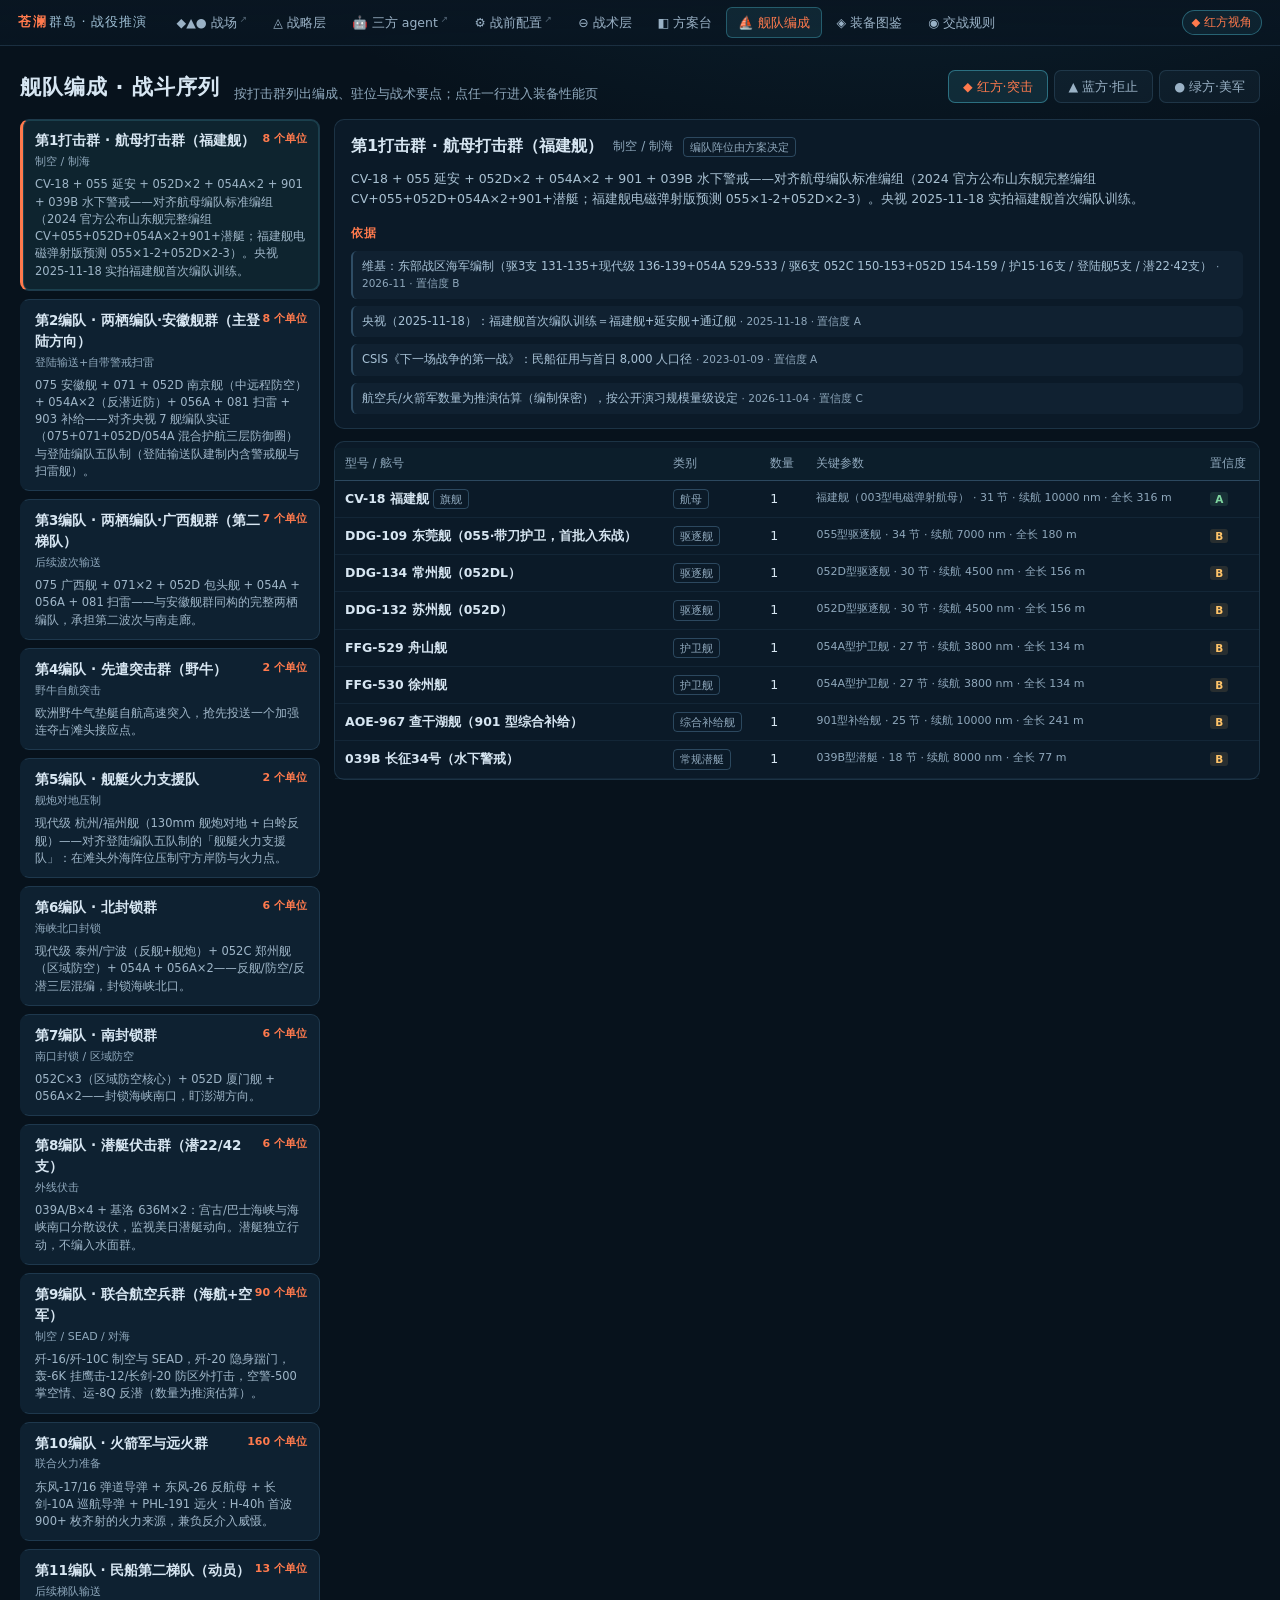
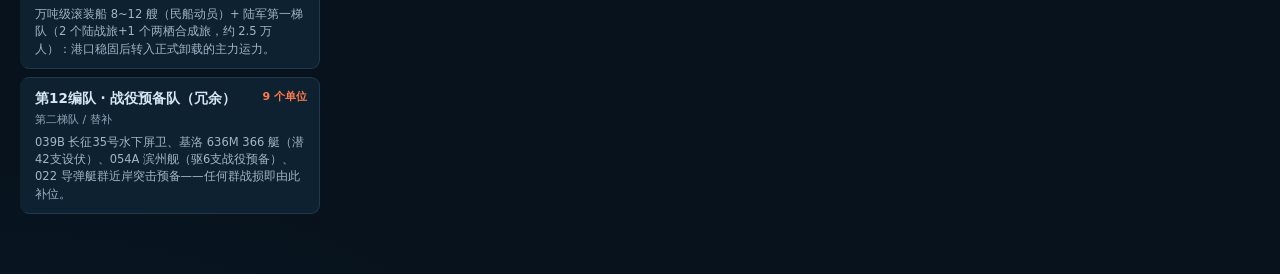
<file: fleet.html>
<!DOCTYPE html>
<html lang="zh-CN">
<head>
<meta charset="utf-8">
<meta name="viewport" content="width=device-width,initial-scale=1">
<title>苍澜群岛 · 舰队编成</title>
<link rel="stylesheet" href="js/page.css">
</head>
<body class="page">
<div id="navSlot"></div>
<div class="page-wrap">
  <div class="page-head">
    <h1>舰队编成 · 战斗序列</h1>
    <span class="ph-sub" id="phSub">按打击群列出编成、驻位与战术要点；点任一行进入装备性能页</span>
    <span class="ph-sp"></span>
    <div class="ph-tabs" id="sideTabs"></div>
  </div>
  <div class="fl-layout">
    <aside class="fl-groups" id="groupList"></aside>
    <main>
      <section class="panel-x" id="groupHead"></section>
      <section class="panel-x" style="margin-top:12px;padding:6px 0 0">
        <table class="tbl" id="unitTable"></table>
      </section>
    </main>
  </div>
</div>

<script type="module">
import { nav, S, esc, initTips } from './js/theme.js';

const qs = new URLSearchParams(location.search);
const _sv = qs.get('side');
const side = _sv === 'blue' ? 'blue' : _sv === 'green' ? 'green' : 'red';
const sd = S(side);
document.getElementById('navSlot').outerHTML = nav('fleet', side);
document.body.style.setProperty('--ac', sd.color);
document.title = '苍澜群岛 · 舰队编成 · ' + sd.cn + ' [v0.4]';
initTips();

document.getElementById('sideTabs').innerHTML =
  `<button data-s="red" class="${side === 'red' ? 'on' : ''}">◆ 红方·突击</button>` +
  `<button data-s="blue" class="${side === 'blue' ? 'on' : ''}">▲ 蓝方·拒止</button>` +
  `<button data-s="green" class="${side === 'green' ? 'on' : ''}">● 绿方·美军</button>`;
document.querySelectorAll('#sideTabs button').forEach(b => {
  b.onclick = () => { location.href = 'fleet.html?side=' + b.dataset.s; };
});

const CLS = {
  CV: '航母', CVN: '核动力航母', CG: '导弹巡洋舰', DDG: '驱逐舰', FFG: '护卫舰', FFL: '轻型护卫舰',
  LHA: '两栖攻击舰', LPD: '船坞登陆舰', LSD: '船坞登陆舰',
  AOE: '综合补给舰', AOR: '油船', SS: '潜艇', SSK: '常规潜艇', SSN: '攻击核潜艇', FPB: '导弹艇',
  LCAC: '气垫登陆艇', LC: '登陆艇', LCM: '气垫登陆船',
  'ASM-TEL': '反舰发射车', SAM: '防空导弹', MLRS: '火箭炮', MBT: '主战坦克',
  IFV: '步兵战车', ATK: '攻击直升机', HELI: '直升机', FGTR: '战斗机', AEW: '预警机',
  MPA: '海上巡逻机', TKR: '加油机', BMB: '战略轰炸机', TILT: '倾转旋翼机',
  PGG: '导弹巡逻舰', FAC: '导弹快艇', ARTY: '岸防火炮', RADAR: '雷达', ATGM: '反坦克导弹',
  AFV: '两栖战车', ART: '岸炮阵地', RDR: '雷达站', SSM: '岸舰导弹', SRBM: '弹道导弹', CM: '巡航导弹',
  'CM-TEL': '巡航导弹发射连', 'SAM-F': '固定防空阵地', UGB: '地下洞库基地', CHQ: '地下指挥所',
  FUEL: '油料储存区', AFB: '空军基地'
};
const clsOf = c => CLS[c] || c || '—';


const j = async f => (await fetch('data/' + f + '?v=' + Date.now())).json();
const [L1, L2R, L2B, L4R, L4B, L2G, L4G] = await Promise.all([
  j('L1_static.json'), j('L2_params.json'), j('L2_blue_params.json'),
  j('L4_strategy.json'), j('L4_blue_denial.json'),
  j('L2_green_params.json'), j('L4_green_ops.json')
]);


const GRP_META = [
  { n: '第1打击群 · 航母打击群（福建舰）', sub: '制空 / 制海', role: 'CV-18 + 055 延安 + 052D×2 + 054A×2 + 901 + 039B 水下警戒——对齐航母编队标准编组（2024 官方公布山东舰完整编组 CV+055+052D+054A×2+901+潜艇；福建舰电磁弹射版预测 055×1-2+052D×2-3）。央视 2025-11-18 实拍福建舰首次编队训练。' },
  { n: '第2编队 · 两栖编队·安徽舰群（主登陆方向）', sub: '登陆输送+自带警戒扫雷', role: '075 安徽舰 + 071 + 052D 南京舰（中远程防空）+ 054A×2（反潜近防）+ 056A + 081 扫雷 + 903 补给——对齐央视 7 舰编队实证（075+071+052D/054A 混合护航三层防御圈）与登陆编队五队制（登陆输送队建制内含警戒舰与扫雷舰）。' },
  { n: '第3编队 · 两栖编队·广西舰群（第二梯队）', sub: '后续波次输送', role: '075 广西舰 + 071×2 + 052D 包头舰 + 054A + 056A + 081 扫雷——与安徽舰群同构的完整两栖编队，承担第二波次与南走廊。' },
  { n: '第4编队 · 先遣突击群（野牛）', sub: '野牛自航突击', role: '欧洲野牛气垫艇自航高速突入，抢先投送一个加强连夺占滩头接应点。' },
  { n: '第5编队 · 舰艇火力支援队', sub: '舰炮对地压制', role: '现代级 杭州/福州舰（130mm 舰炮对地 + 白蛉反舰）——对齐登陆编队五队制的「舰艇火力支援队」：在滩头外海阵位压制守方岸防与火力点。' },
  { n: '第6编队 · 北封锁群', sub: '海峡北口封锁', role: '现代级 泰州/宁波（反舰+舰炮）+ 052C 郑州舰（区域防空）+ 054A + 056A×2——反舰/防空/反潜三层混编，封锁海峡北口。' },
  { n: '第7编队 · 南封锁群', sub: '南口封锁 / 区域防空', role: '052C×3（区域防空核心）+ 052D 厦门舰 + 056A×2——封锁海峡南口，盯澎湖方向。' },
  { n: '第8编队 · 潜艇伏击群（潜22/42支）', sub: '外线伏击', role: '039A/B×4 + 基洛 636M×2：宫古/巴士海峡与海峡南口分散设伏，监视美日潜艇动向。潜艇独立行动，不编入水面群。' },
  { n: '第9编队 · 联合航空兵群（海航+空军）', sub: '制空 / SEAD / 对海', role: '歼-16/歼-10C 制空与 SEAD，歼-20 隐身踹门，轰-6K 挂鹰击-12/长剑-20 防区外打击，空警-500 掌空情、运-8Q 反潜（数量为推演估算）。' },
  { n: '第10编队 · 火箭军与远火群', sub: '联合火力准备', role: '东风-17/16 弹道导弹 + 东风-26 反航母 + 长剑-10A 巡航导弹 + PHL-191 远火：H-40h 首波 900+ 枚齐射的火力来源，兼负反介入威慑。' },
  { n: '第11编队 · 民船第二梯队（动员）', sub: '后续梯队输送', role: '万吨级滚装船 8~12 艘（民船动员）+ 陆军第一梯队（2 个陆战旅+1 个两栖合成旅，约 2.5 万人）：港口稳固后转入正式卸载的主力运力。' },
  { n: '第12编队 · 战役预备队（冗余）', sub: '第二梯队 / 替补', role: '039B 长征35号水下屏卫、基洛 636M 366 艇（潜42支设伏）、054A 滨州舰（驱6支战役预备）、022 导弹艇群近岸突击预备——任何群战损即由此补位。' }
];
const GRP_EXTRA_NOTE = '混编依据：登陆编队五队制（军语：输送队=登陆舰+运输船+警戒舰混编，掩护/火力支援/扫雷/保障分列）＋ 央视 7 舰编队（075+071+052D/054A 混合护航三层圈）＋ 航母编队标准编组（2024 官方）。战场推演按 3 群简化生成（游戏 red_groups），此处为完整任务编组。';

const groups = [];
if (side === 'red') {
  


  const _sch = (L4R.schemes || []).find(s => s.status === 'adopted' && s.composition) || (L4R.schemes || []).find(s => s.composition) || {};
  const C = L4R.composition || _sch.composition || {};
  const sc_src = _sch.composition_src || [];
  

  (C.red_order || []).forEach(g => {
    const m = GRP_META[g.gi] || { n: '第' + (g.gi + 1) + '编队', sub: '', role: '' };
    groups.push({ id: 'b' + g.gi, n: m.n, sub: m.sub, role: m.role, list: g.units.map(u => ({ k: u.kind, name: u.name, lead: !!u.lead, n: u.n || 1 })) });
  });
  if (groups[0]) {
    if (GRP_EXTRA_NOTE) groups[0].note = GRP_EXTRA_NOTE;
    if (sc_src) groups[0].src = sc_src;
  }
} else if (side === 'green') {
  
  (L4G.groups || []).forEach(g => {
    groups.push({
      id: g.id, n: g.n, sub: g.area, role: g.role, hq: g.hq, geo: true, conf: 'A',
      tactics: g.tactics || [], src: g.src || [],
      list: (g.composition || []).map(c => ({ k: c.k, name: c.name || (L2G.units[c.k] && L2G.units[c.k].n) || c.k, n: c.n, lead: !!c.lead }))
    });
  });
} else {
  (L4B.groups || []).forEach(g => {
    groups.push({
      id: g.id, n: g.n, sub: g.area, role: g.role, hq: g.hq, conf: g.conf,
      tactics: g.tactics || [], src: g.src || [],
      list: (g.composition || []).map(c => ({ k: c.k, name: L2B.units[c.k]?.n || c.k, n: c.n }))
    });
  });
}


let cur = 0;

function stat(k, n) {
  if (side === 'red') {
    const p = L2R.units[k] || {}, l = L1.units[k] || {};
    const bits = [];
    if (l.n) bits.push(l.n);                    
    if (p.maxs) bits.push(p.maxs + ' 节');
    if (p.range) bits.push('续航 ' + p.range + ' nm');
    if (l.len_m) bits.push('全长 ' + l.len_m + ' m');
    


    return { cls: clsOf(l.t), spec: bits.join(' · ') || '—', conf: p.conf || '—' };
  }
  const p = (side === 'green' ? L2G.units[k] : L2B.units[k]) || {};
  const bits = [];
  if (p.maxs) bits.push(p.maxs + ' 节');
  if (p.len_m) bits.push('全长 ' + p.len_m + ' m');
  if (p.range_km) bits.push('射/航程 ' + p.range_km + ' km');
  if (p.salvo) bits.push(p.salvo + ' 联装');
  if (p.speed_mach) bits.push(p.speed_mach + ' 马赫');
  if (p.warhead_kg) bits.push(p.warhead_kg + ' kg 战斗部');
  return { cls: clsOf(p.cls), spec: bits.join(' · ') || '—', conf: p.conf || '—' };   
}

function renderGroups() {
  document.getElementById('groupList').innerHTML = groups.map((g, i) => {
    const tot = g.list.reduce((a, u) => a + (u.n || 1), 0);
    return `<button class="fl-g ${i === cur ? 'on' : ''}" data-i="${i}">
      <span class="fl-n">${tot} 个单位</span>
      <b>${esc(g.n)}</b>
      <small>${esc(g.sub || '')}</small>
      <p>${esc(g.role || '')}</p>
    </button>`;
  }).join('');
  document.querySelectorAll('.fl-g').forEach(el => {
    el.onclick = () => { cur = +el.dataset.i; renderGroups(); renderDetail(); };
  });
}

function renderDetail() {
  const g = groups[cur];
  if (!g) return;
  const rows = g.list.map(u => {
    const st = stat(u.k, u.n);
    return `<tr data-k="${esc(u.k)}">
      <td><span class="tname">${esc(u.name)}</span>${u.lead ? ' <span class="tagc">旗舰</span>' : ''}</td>
      <td><span class="tagc">${esc(st.cls)}</span></td>
      <td>${u.n || 1}</td>
      <td class="tsub">${esc(st.spec)}</td>
      <td><span class="conf ${st.conf}">${esc(st.conf)}</span></td>
    </tr>`;
  }).join('');

  const hqTxt = g.geo
    ? `<span class="tagc">母港/驻位 ${g.hq[0]}°E, ${g.hq[1]}°N</span>`
    : g.hq ? `<span class="tagc">驻位 ${g.hq[0]},${g.hq[1]} km</span>` : `<span class="tagc">编队阵位由方案决定</span>`;
  const tac = (g.tactics || []).map(t => `<li>${esc(t)}</li>`).join('');
  const src = (g.src || []).map(s => `<a href="${esc(s.url)}" target="_blank" rel="noopener">${esc(s.ref)}
      <span class="sl-meta"> · ${esc(s.date || '')} · 置信度 ${esc(s.conf || '—')}</span></a>`).join('');

  document.getElementById('groupHead').innerHTML = `
    <div style="display:flex;align-items:center;gap:10px;flex-wrap:wrap">
      <b style="font-size:16px">${esc(g.n)}</b>
      <span style="color:var(--tx2);font-size:12px">${esc(g.sub || '')}</span>
      ${hqTxt}
      ${g.conf ? `<span class="conf ${g.conf}">编成置信度 ${g.conf}</span>` : ''}
    </div>
    <p style="margin:10px 0 0;color:#a9c1d2;font-size:12.5px">${esc(g.role || '')}</p>
    ${tac ? `<div class="ut-sec"><h3>战术要点</h3><ul style="margin:0;padding-left:18px;color:#a9c1d2;font-size:12px;line-height:1.8">${tac}</ul></div>` : ''}
    ${src ? `<div class="ut-sec"><h3>依据</h3><div class="src-list">${src}</div></div>` : ''}`;

  document.getElementById('unitTable').innerHTML = `
    <thead><tr><th>型号 / 舷号</th><th>类别</th><th>数量</th><th>关键参数</th><th>置信度</th></tr></thead>
    <tbody>${rows}</tbody>`;
  document.querySelectorAll('#unitTable tbody tr').forEach(tr => {
    tr.onclick = () => { location.href = 'unit.html?side=' + side + '&id=' + encodeURIComponent(tr.dataset.k); };
  });
}

renderGroups();
renderDetail();
if (qs.has('diag')) {
  document.title = 'FL|' + side + '|g=' + groups.length + '|u=' +
    groups.reduce((a, g) => a + g.list.reduce((x, y) => x + (y.n || 1), 0), 0) +
    '|cur=' + (groups[cur] ? groups[cur].n : '-');
}
</script>
</body>
</html>
</file>
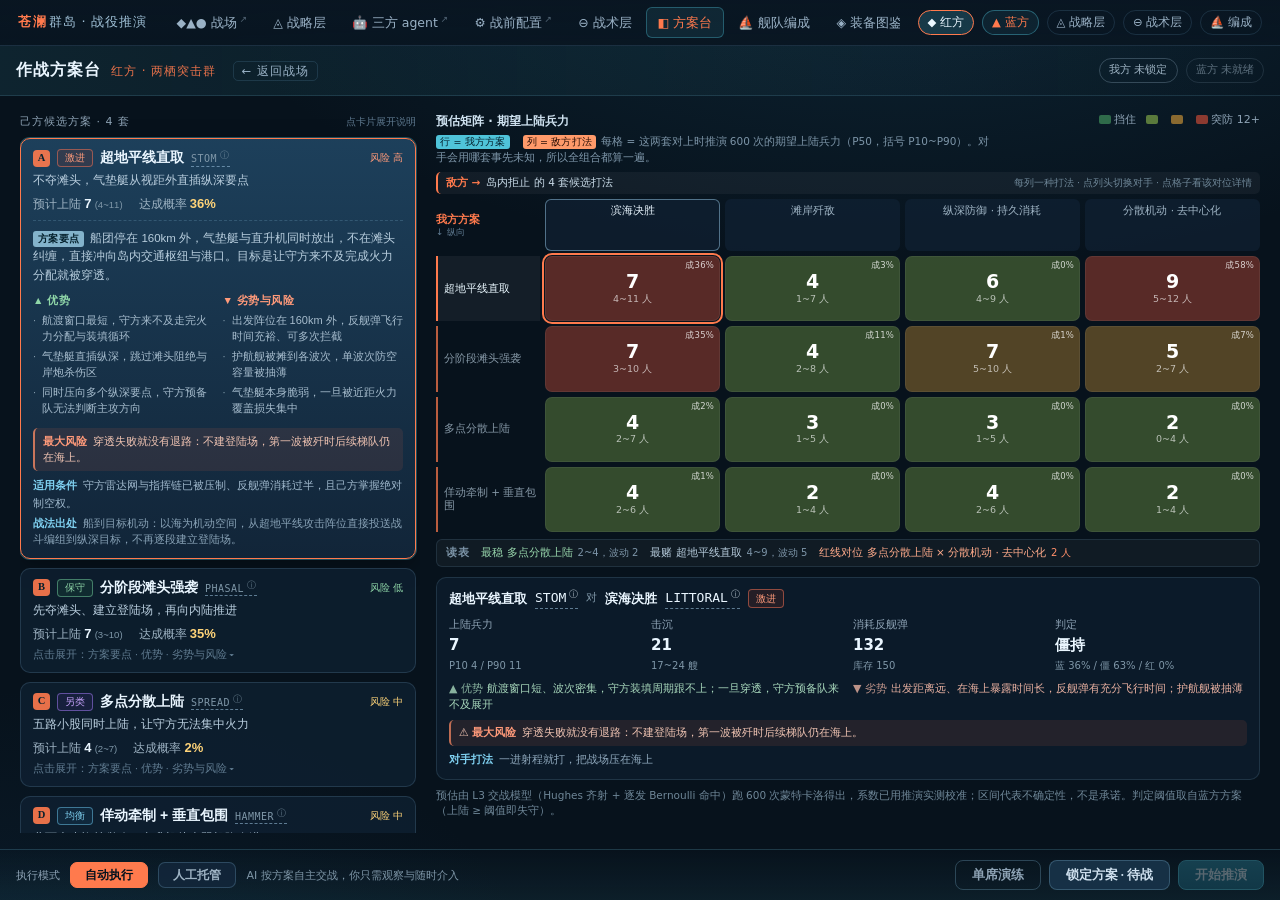
<file: plan.html>
<!DOCTYPE html>
<html lang="zh-CN">
<head>
<meta charset="utf-8">
<meta name="viewport" content="width=device-width,initial-scale=1">
<title>苍澜群岛 · 战术层 · 作战方案台</title>
<link rel="stylesheet" href="js/planboard.css">
<link rel="stylesheet" href="js/page.css">
<script type="importmap">{"imports":{"three":"./lib/three.module.js"}}</script>
</head>
<body class="page">
<div id="navSlot"></div>
<script type="module">
import { nav, S, initTips } from './js/theme.js';
import { mountPlanBoard } from './js/planboard.js';

const qs = new URLSearchParams(location.search);
const side = qs.get('side') === 'blue' ? 'blue' : 'red';
const sd = S(side);
const foe = S(sd.enemy);

document.getElementById('navSlot').outerHTML = nav('plan', side);
document.title = '苍澜群岛 · 战术层 · 作战方案台 · ' + sd.cn + ' [v0.4]';


const snSide = document.querySelector('.site-nav .sn-side');
if (snSide) {
  snSide.innerHTML =
    `<a class="sn-chip ${side === 'red' ? 'on' : ''}" href="plan.html?side=red" title="以红方指挥员身份制定突击方案">◆ 红方</a>` +
    `<a class="sn-chip ${side === 'blue' ? 'on' : ''}" href="plan.html?side=blue" title="以蓝方指挥员身份制定拒止方案">▲ 蓝方</a>` +
    `<a class="sn-chip ghost" href="strategy.html?side=${side}" title="回到战略层：登陆方向/推进样式/拒止绿方/防卫构想">◬ 战略层</a>` +
    `<a class="sn-chip ghost" href="tactical.html?side=${side}" title="战术层：任务编组 + H-Hour 作战序列 + OPORD 五段式">⊖ 战术层</a>` +
    `<a class="sn-chip ghost" href="fleet.html?side=${side}">⛵ 编成</a>`;
}

initTips();

await mountPlanBoard({
  side,
  accent: sd.color,
  accent2: sd.second,
  pageMode: true,
  isRunning: () => true,
  onStart: () => {
    
    
    const url = 'index.html';
    const w = window.open(url, '_blank');
    if (!w) location.href = url;             
    document.title = '已开战 · 战场已在新标签页打开（顶栏「我方」可切红/蓝/绿/全部）';
  },
  onPause: () => {},
  onResume: () => {},
  onAbort: () => {}
});


if (new URLSearchParams(location.search).get('diag') === 'mtx') {
  setTimeout(() => {
    const t = id => (document.querySelector(id) || {}).textContent || '(missing)';
    document.title = 'MTX|corner=' + t('.pb-mtx-corner').replace(/\s+/g, ' ')
      + '|axis=' + t('#pbAxis').replace(/\s+/g, ' ').slice(0, 46)
      + '|sum=' + t('#pbMtxSum').replace(/\s+/g, ' ').slice(0, 90)
      + '|cells=' + document.querySelectorAll('.pb-cell').length;
  }, 2600);
}


if (qs.has('diag')) {
  setTimeout(() => {
    const nv = document.querySelector('.site-nav').getBoundingClientRect();
    const hd = document.querySelector('.pb-head').getBoundingClientRect();
    document.title = 'DIAG navB=' + nv.bottom.toFixed(0) + ' headT=' + hd.top.toFixed(0)
      + ' overlap=' + (hd.top < nv.bottom - 1 ? 'YES-BAD' : 'no-ok');
  }, 900);
}
</script>
</body>
</html>
</file>
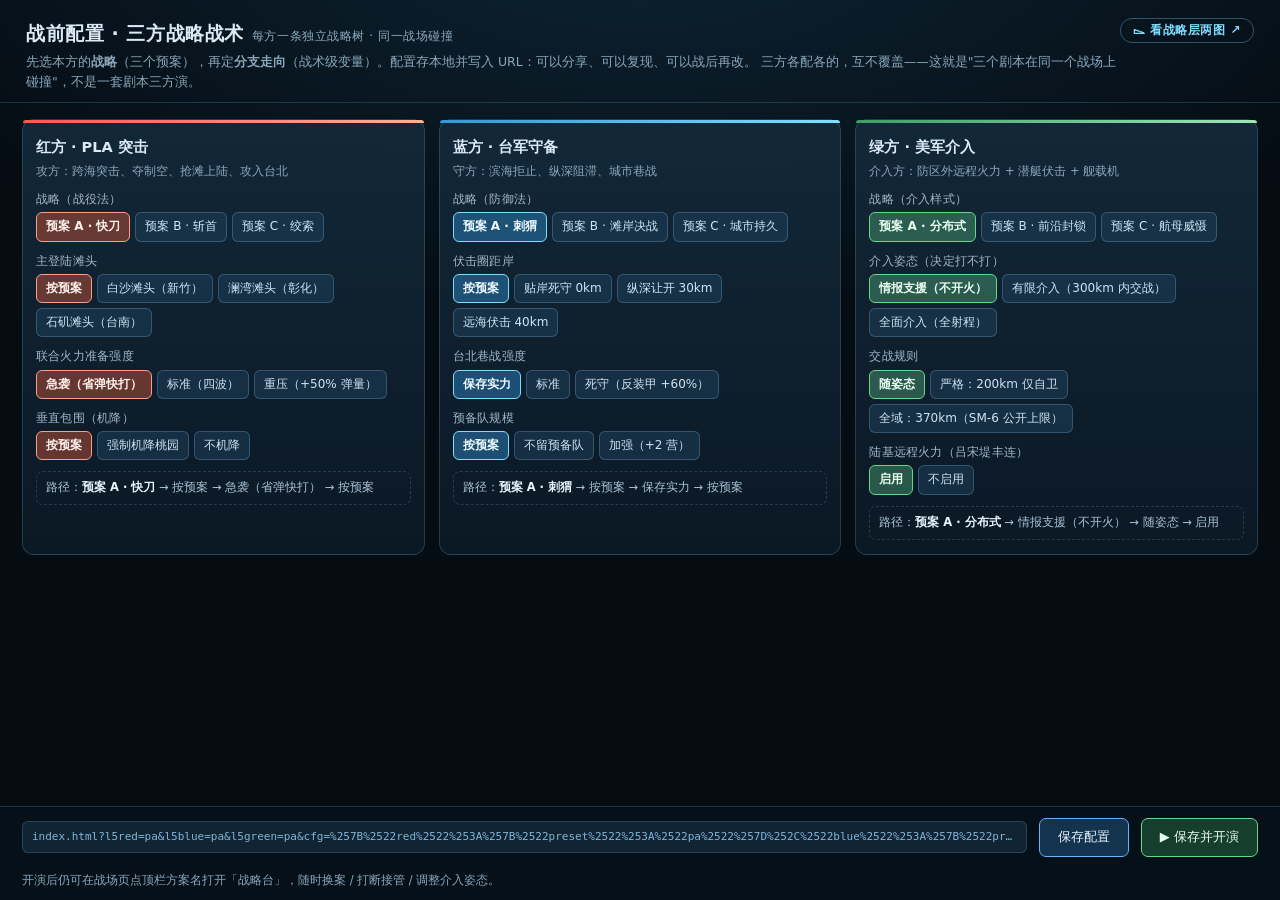
<file: preset.html>
<!DOCTYPE html>
<html lang="zh-CN">
<head>
<meta charset="utf-8">
<meta name="viewport" content="width=device-width,initial-scale=1">
<title>战前配置 · 三方战略战术（战略树配置台）[v0.4]</title>
<style>
  :root{
    --bg:#071119; --panel:#0e1f2e; --line:rgba(120,180,220,.22);
    --txt:#dbeaf6; --dim:#8ba7bb; --red:#ff7a5c; --blue:#5fc8ff; --green:#63d98a;
  }
  *{box-sizing:border-box}
  body{margin:0;background:radial-gradient(1200px 600px at 50% -10%,#0d2434,#050c12 70%);
       color:var(--txt);font:14px/1.6 "Microsoft YaHei",system-ui,sans-serif;min-height:100vh}
  header{padding:18px 26px 10px;border-bottom:1px solid var(--line)}
  header h1{margin:0 0 4px;font-size:19px;letter-spacing:.03em}
  header h1 span{color:var(--dim);font-size:12px;font-weight:400;margin-left:8px}
  header p{margin:0;color:var(--dim);font-size:12.5px;max-width:1100px}
  .wrap{max-width:1440px;margin:0 auto;padding:16px 22px 110px}
  .tri{display:grid;grid-template-columns:repeat(3,1fr);gap:14px}
  .tabs{display:none;gap:6px;margin-bottom:12px}
  .tab{flex:1;background:rgba(30,62,88,.5);border:1px solid rgba(120,180,220,.3);color:#cfe4f4;
       border-radius:8px;padding:8px 6px;font:inherit;font-size:12.5px;cursor:pointer;text-align:center}
  .tab.on{background:rgba(60,140,220,.42);border-color:#7fdcff;color:#fff;font-weight:600}
  .tab.t-red.on{background:rgba(190,80,55,.42);border-color:#ff9d84}
  .tab.t-green.on{background:rgba(60,150,100,.42);border-color:#63d98a}
  .side{background:linear-gradient(180deg,rgba(20,42,60,.9),rgba(12,26,38,.95));
        border:1px solid var(--line);border-radius:12px;padding:12px 13px 14px;position:relative}
  .side::before{content:'';position:absolute;left:0;top:0;right:0;height:3px;border-radius:12px 12px 0 0}
  .side.red::before{background:linear-gradient(90deg,#ff5b4a,#ffb08a)}
  .side.blue::before{background:linear-gradient(90deg,#2e9bd6,#7fe0ff)}
  .side.green::before{background:linear-gradient(90deg,#3f9e63,#9fe6b4)}
  .side h2{margin:4px 0 2px;font-size:14.5px}
  .side .sub{color:var(--dim);font-size:11.5px;margin-bottom:9px}
  .grp{margin-top:10px}
  .grp>label{display:block;font-size:11.5px;color:#9fb8cb;margin-bottom:4px;letter-spacing:.02em}
  .opts{display:flex;flex-wrap:wrap;gap:5px}
  .opt{background:rgba(30,62,88,.55);border:1px solid rgba(120,180,220,.3);color:#cfe4f4;
       border-radius:6px;padding:4px 9px;font:inherit;font-size:12px;cursor:pointer;transition:.12s}
  .opt:hover{background:rgba(50,100,140,.7);border-color:#7fc4e8}
  .opt.on{background:rgba(70,150,110,.5);border-color:#63d98a;color:#eaffef;font-weight:600}
  .side.red .opt.on{background:rgba(190,80,55,.5);border-color:#ff9d84;color:#fff1ec}
  .side.blue .opt.on{background:rgba(40,120,175,.55);border-color:#7fdcff;color:#f0fbff}
  .path{margin-top:11px;padding:7px 9px;border:1px dashed var(--line);border-radius:7px;
        font-size:11.5px;color:#a9c2d6;line-height:1.5;min-height:34px}
  .path b{color:#eaf6ff;font-weight:600}
  footer{position:fixed;left:0;right:0;bottom:0;background:rgba(7,17,25,.96);
         border-top:1px solid var(--line);padding:11px 22px;backdrop-filter:blur(8px)}
  .fbar{max-width:1440px;margin:0 auto;display:flex;gap:12px;align-items:center;flex-wrap:wrap}
  .url{flex:1;min-width:260px;font-family:Consolas,monospace;font-size:11px;color:#7fb6d8;
       background:rgba(20,42,60,.8);border:1px solid var(--line);border-radius:6px;padding:6px 9px;
       white-space:nowrap;overflow:hidden;text-overflow:ellipsis}
  .btn{background:rgba(60,140,220,.28);border:1px solid #63b3ff;color:#e6f5ff;border-radius:7px;
       padding:8px 18px;font:inherit;font-size:13px;cursor:pointer;text-decoration:none;white-space:nowrap}
  .btn:hover{background:rgba(60,140,220,.44)}
  .btn.go{background:rgba(60,170,100,.3);border-color:#63d98a;color:#eaffef}
  .btn.go:hover{background:rgba(60,170,100,.46)}
  .hint{width:100%;color:var(--dim);font-size:11.5px;margin-top:2px}
  @media (max-width:900px){.tri{grid-template-columns:1fr}.tabs{display:flex}}
</style>
</head>
<body>
<header>
  <h1>战前配置 · 三方战略战术<span>每方一条独立战略树 · 同一战场碰撞</span>
    <a href="strategy.html" style="font-size:12px;color:#7fdcff;text-decoration:none;border:1px solid rgba(120,180,220,.4);border-radius:12px;padding:2px 12px;white-space:nowrap;float:right" title="战略层独立页：图A 战前决策收敛树 + 图B 战时执行应变树（MDMP 影响图 / 作战线 / branches &amp; sequels）">⌳ 看战略层两图 ↗</a></h1>
  <p>先选本方的<b>战略</b>（三个预案），再定<b>分支走向</b>（战术级变量）。配置存本地并写入 URL：可以分享、可以复现、可以战后再改。
     三方各配各的，互不覆盖——这就是"三个剧本在同一个战场上碰撞"，不是一套剧本三方演。</p>
</header>

<div class="wrap">
  <div class="tabs" id="tabs"></div>
  <div class="tri" id="tri"></div>
</div>

<footer>
  <div class="fbar">
    <div class="url" id="urlBox">—</div>
    <button class="btn" id="saveBtn">保存配置</button>
    <a class="btn go" id="goBtn">▶ 保存并开演</a>
    <div class="hint">开演后仍可在战场页点顶栏方案名打开「战略台」，随时换案 / 打断接管 / 调整介入姿态。</div>
  </div>
</footer>

<script>
const SIDE_META={
  red  :{key:'red',  n:'红方 · PLA 突击',  sub:'攻方：跨海突击、夺制空、抢滩上陆、攻入台北'},
  blue :{key:'blue', n:'蓝方 · 台军守备',  sub:'守方：滨海拒止、纵深阻滞、城市巷战'},
  green:{key:'green',n:'绿方 · 美军介入',  sub:'介入方：防区外远程火力 + 潜艇伏击 + 舰载机'},
};

const BRANCH={
  red:{
    preset:{n:'战略（战役法）'},
    beach:{n:'主登陆滩头',opts:[['auto','按预案'],['b1','白沙滩头（新竹）'],['b2','澜湾滩头（彰化）'],['b3','石矶滩头（台南）']]},
    jfs:{n:'联合火力准备强度',opts:[['0.6','急袭（省弹快打）'],['1','标准（四波）'],['1.5','重压（+50% 弹量）']]},
    vertical:{n:'垂直包围（机降）',opts:[['auto','按预案'],['on','强制机降桃园'],['off','不机降']]},
  },
  blue:{
    preset:{n:'战略（防御法）'},
    hold:{n:'伏击圈距岸',opts:[['auto','按预案'],['0','贴岸死守 0km'],['30','纵深让开 30km'],['40','远海伏击 40km']]},
    urban:{n:'台北巷战强度',opts:[['0.6','保存实力'],['1','标准'],['1.6','死守（反装甲 +60%）']]},
    reserve:{n:'预备队规模',opts:[['auto','按预案'],['0','不留预备队'],['2','加强（+2 营）']]},
  },
  green:{
    preset:{n:'战略（介入样式）'},
    posture:{n:'介入姿态（决定打不打）',opts:[['isr','情报支援（不开火）'],['limited','有限介入（300km 内交战）'],['full','全面介入（全射程）']]},
    

    roe:{n:'交战规则',opts:[['auto','随姿态'],['tight','严格：200km 仅自卫'],['full','全域：370km（SM-6 公开上限）']]},
    typhon:{n:'陆基远程火力（吕宋堤丰连）',opts:[['on','启用'],['off','不启用']]},
  },
};

let CFG={red:{},blue:{},green:{}};
let PRESETS=null;
let CUR='red';   
const NARROW=()=>window.matchMedia('(max-width:900px)').matches;

function loadCfg(){
  try{
    const q=new URLSearchParams(location.search);
    const raw=q.get('cfg');
    if(raw)CFG=JSON.parse(decodeURIComponent(raw));
    else CFG=JSON.parse(localStorage.getItem('canglan_cfg')||'{}')||{};
  }catch(e){CFG={};}
  ['red','blue','green'].forEach(s=>{
    CFG[s]=CFG[s]||{};
    CFG[s].preset=CFG[s].preset||'pa';
  });
  
  const q2=new URLSearchParams(location.search);
  if(q2.get('gposture'))CFG.green.posture=q2.get('gposture');
  if(q2.get('side'))location.hash=q2.get('side');
}
function presetName(side,id){
  const key=SIDE_META[side].key;
  const list=(PRESETS&&PRESETS[key])||[];
  const p=list.find(x=>x.id===id);
  return p?(p.n||id):id.toUpperCase();
}
function branchVal(side,k){
  const b=BRANCH[side][k];
  const v=CFG[side][k];
  if(v!==undefined)return v;
  return b.opts[0][0];
}
function render(){
  const tabBar=document.getElementById('tabs');
  const sidesNarrow=NARROW();
  if(tabBar){
    tabBar.style.display=sidesNarrow?'flex':'none';
    tabBar.innerHTML=['red','blue','green'].map(s=>
      `<button class="tab t-${s}${CUR===s?' on':''}" data-tab="${s}">${SIDE_META[s].n.replace(' · ','·')}</button>`).join('');
    tabBar.querySelectorAll('.tab').forEach(b=>{b.onclick=()=>{CUR=b.dataset.tab;render();};});
  }
  const show=sidesNarrow?[CUR]:['red','blue','green'];
  const tri=document.getElementById('tri');
  tri.innerHTML=show.map(side=>{
    const meta=SIDE_META[side];
    const keys=Object.keys(BRANCH[side]);
    const groups=keys.map(k=>{
      const b=BRANCH[side][k];
      if(k==='preset'){
        const key=meta.key;
        const list=(PRESETS&&PRESETS[key])||[{id:'pa',n:'预案 A'},{id:'pb',n:'预案 B'},{id:'pc',n:'预案 C'}];
        const opts=list.map(p=>`<button class="opt${CFG[side].preset===p.id?' on':''}" data-side="${side}" data-k="preset" data-v="${p.id}">${esc(p.n||p.id)}</button>`).join('');
        return `<div class="grp"><label>${b.n}</label><div class="opts">${opts}</div></div>`;
      }
      const cur=branchVal(side,k);
      const opts=b.opts.map(([v,label])=>`<button class="opt${String(cur)===String(v)?' on':''}" data-side="${side}" data-k="${k}" data-v="${v}">${esc(label)}</button>`).join('');
      return `<div class="grp"><label>${b.n}</label><div class="opts">${opts}</div></div>`;
    }).join('');
    return `<section class="side ${side}" id="side-${side}">
      <h2>${meta.n}</h2><div class="sub">${meta.sub}</div>
      ${groups}
      <div class="path" id="path-${side}"></div>
    </section>`;
  }).join('');
  tri.querySelectorAll('.opt').forEach(b=>{
    b.onclick=()=>{
      const side=b.dataset.side,k=b.dataset.k,v=b.dataset.v;
      CFG[side][k]=v;
      if(k==='preset'){
        
      }
      render(); sync();
    };
  });
  paintPaths();
}
function paintPaths(){
  ['red','blue','green'].forEach(side=>{
    const el=document.getElementById('path-'+side); if(!el)return;
    const parts=[`<b>${esc(presetName(side,CFG[side].preset))}</b>`];
    Object.keys(BRANCH[side]).forEach(k=>{
      if(k==='preset')return;
      const v=branchVal(side,k);
      const o=BRANCH[side][k].opts.find(x=>String(x[0])===String(v));
      parts.push((o?esc(o[1]):v));
    });
    el.innerHTML='路径：'+parts.join(' → ');
  });
}
function buildUrl(){
  const q=new URLSearchParams();
  const map={red:'l5red',blue:'l5blue',green:'l5green'};
  ['red','blue','green'].forEach(s=>{ if(CFG[s].preset)q.set(map[s],CFG[s].preset); });
  if(CFG.green.posture)q.set('gposture',CFG.green.posture);
  q.set('cfg',encodeURIComponent(JSON.stringify(CFG)));
  return 'index.html?'+q.toString();
}
function sync(){
  const u=buildUrl();
  document.getElementById('urlBox').textContent=u;
  document.getElementById('urlBox').title=u;
  document.getElementById('goBtn').href=u;
  try{localStorage.setItem('canglan_cfg',JSON.stringify(CFG));}catch(e){}
}
function esc(s){return String(s).replace(/[&<>"]/g,c=>({'&':'&amp;','<':'&lt;','>':'&gt;','"':'&quot;'}[c]));}

(async function(){
  loadCfg();
  if(location.hash&&['red','blue','green'].includes(location.hash.slice(1)))CUR=location.hash.slice(1);
  try{
    const r=await fetch('data/L5_strategy_ops.json');
    if(r.ok){const j=await r.json(); PRESETS=j.presets;}
  }catch(e){}
  render(); sync();
  document.getElementById('saveBtn').onclick=()=>{
    try{localStorage.setItem('canglan_cfg',JSON.stringify(CFG));}catch(e){}
    document.getElementById('saveBtn').textContent='已保存 ✓';
    setTimeout(()=>document.getElementById('saveBtn').textContent='保存配置',1200);
  };
  if(location.hash){
    const el=document.getElementById('side-'+location.hash.slice(1));
    if(el)el.scrollIntoView({block:'center'});
  }
})();
</script>
</body>
</html>
</file>
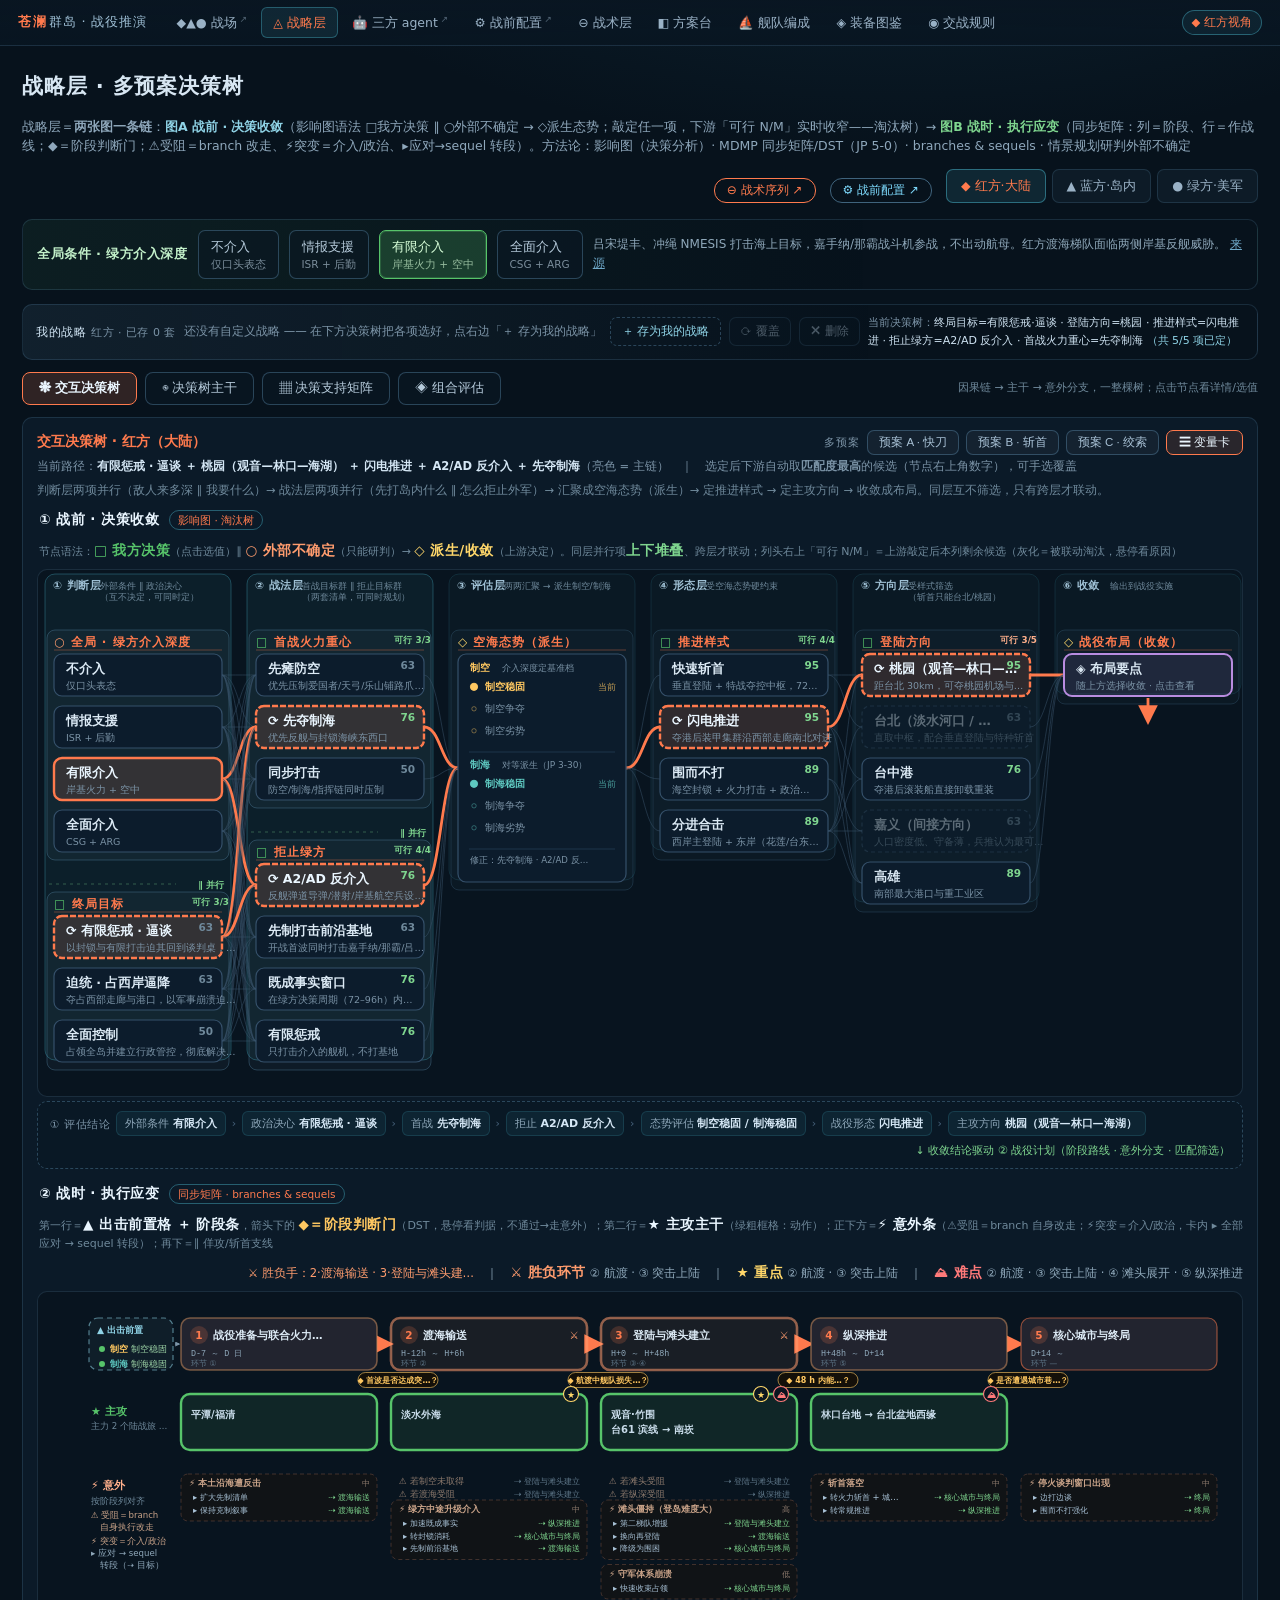
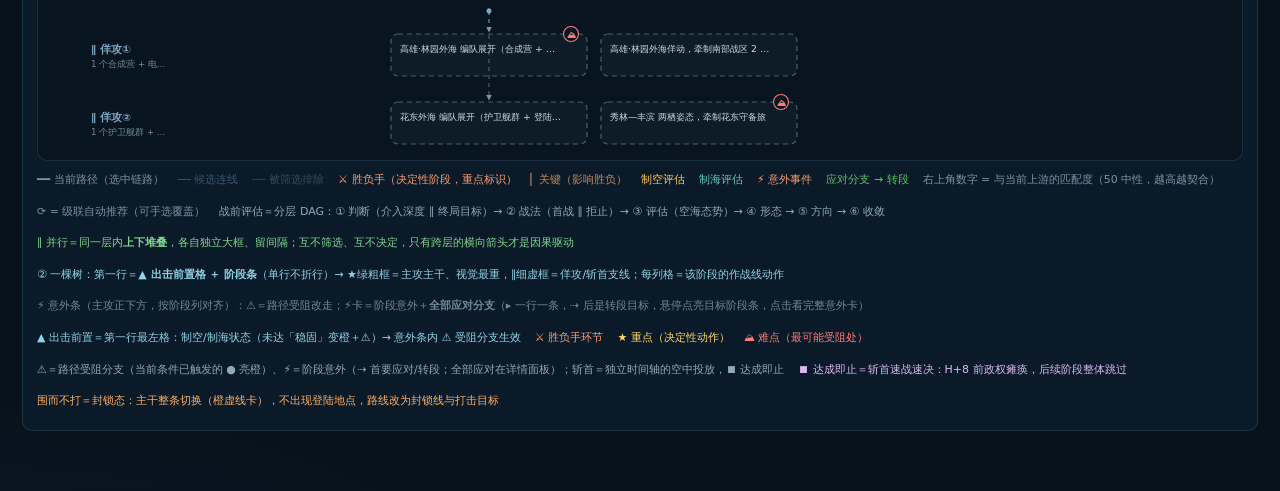
<file: strategy.html>
<!DOCTYPE html>
<html lang="zh-CN">
<head>
<meta charset="utf-8">
<meta name="viewport" content="width=device-width,initial-scale=1">
<title>苍澜群岛 · 战略层</title>
<link rel="stylesheet" href="js/page.css">
<style>

:root { --ac: #4fc3d9; --ok: #57c46a; --bad: #e8786a; }
.sg-wrap { max-width: 1720px; margin: 0 auto; padding: 18px 22px 60px; }


.sg-posture { display: flex; align-items: center; gap: 10px; flex-wrap: wrap;
  margin: 4px 0 14px; padding: 10px 14px; border: 1px solid var(--line);
  border-radius: 10px; background: linear-gradient(90deg, rgba(87,196,106,.07), transparent 70%); }
.sg-posture b { color: #c2f0c9; font-size: 13px; letter-spacing: .5px; }
.sg-posture .pp { padding: 6px 12px; border: 1px solid var(--line2); border-radius: 7px;
  font-size: 12.5px; cursor: pointer; color: #b6cbdb; background: rgba(10,24,36,.6); transition: .15s; }
.sg-posture .pp:hover { color: #eaf6ff; border-color: var(--ac); }
.sg-posture .pp.on { background: color-mix(in srgb, #57c46a 22%, transparent);
  border-color: #57c46a; color: #d8ffd9; box-shadow: 0 0 0 1px rgba(87,196,106,.25) inset; }
.sg-posture .pp small { display: block; opacity: .65; font-size: 10.5px; }
.sg-posture .pdesc { flex: 1 1 300px; font-size: 12px; color: #8fa8ba; line-height: 1.6; }


.sg-views { display: flex; gap: 8px; margin-bottom: 12px; flex-wrap: wrap; align-items: center; }
.sg-views button { padding: 7px 16px; border: 1px solid var(--line2); border-radius: 8px;
  background: rgba(10,24,36,.6); color: #b6cbdb; font-size: 12.5px; cursor: pointer; transition: .15s; }
.sg-views button:hover { color: #eaf6ff; border-color: var(--ac); }
.sg-views button.on { background: color-mix(in srgb, var(--ac) 16%, transparent);
  border-color: var(--ac); color: #eaf6ff; font-weight: 600; }
.sg-views .vw-note { font-size: 11px; color: #6f899b; margin-left: auto; line-height: 1.5; }

.sg-layout { display: grid; grid-template-columns: 430px minmax(0,1fr); gap: 16px; align-items: start; }
@media (max-width: 1240px) { .sg-layout { grid-template-columns: 1fr; } }

.sg-layout.tvfull { grid-template-columns: minmax(0,1fr); }
.sg-layout.tvfull > #optCol { display: none; }
.sg-layout.tvfull.tv-opt > #optCol { display: block; position: fixed; left: 14px; top: 62px; bottom: 14px; width: 438px;
  overflow: auto; z-index: 55; background: rgba(10,20,32,.985); border: 1px solid var(--line2); border-radius: 12px;
  padding: 2px 12px 12px; box-shadow: 12px 0 40px rgba(0,0,0,.55); }
.sg-layout.tvfull.tv-opt > #optCol::before { content: '☰ 变量卡（点击右上「☰ 变量卡」收起）'; display: block;
  font-size: 11px; color: #7b93a6; padding: 8px 2px 4px; letter-spacing: .5px; }


.sg-sum { padding: 12px 14px; margin-bottom: 12px; }
.sg-sum h3 { margin: 0 0 8px; font-size: 13px; letter-spacing: 1px; color: var(--ac); font-weight: 600; }
.sg-sum .row { display: flex; gap: 8px; font-size: 12px; padding: 4px 0; border-bottom: 1px dashed rgba(120,180,220,.12); }
.sg-sum .row:last-of-type { border: 0; }
.sg-sum .row i { color: #6f899b; font-style: normal; flex: 0 0 92px; }
.sg-sum .row span { color: #dceaf5; }
.sg-presets { display: flex; gap: 6px; margin-top: 10px; flex-wrap: wrap; }
.sg-presets button { padding: 6px 11px; border: 1px solid var(--line2); border-radius: 7px;
  background: rgba(10,24,36,.6); color: #b6cbdb; font-size: 12px; cursor: pointer; transition: .15s; }
.sg-presets button:hover { border-color: var(--ac); color: #eaf6ff; }
.sg-presets button.on { border-color: var(--ac); background: color-mix(in srgb, var(--ac) 14%, transparent); color: #eaf6ff; }
.sg-conflict { margin-top: 10px; padding: 8px 10px; border: 1px solid rgba(232,120,106,.5);
  border-radius: 7px; background: rgba(232,120,106,.08); font-size: 11.5px; color: #ffc9c1; line-height: 1.7; }
.sg-conflict:empty { display: none; }
.sg-opp { margin-top: 10px; font-size: 11.5px; color: #8fa8ba; line-height: 1.8; }
.sg-opp .op-chip { display: inline-block; padding: 2px 8px; border-radius: 5px; margin: 0 3px;
  border: 1px solid var(--line2); background: rgba(10,24,36,.6); color: #cfe3f2; font-size: 11px; }
.sg-opp a { color: #6fa8c8; text-decoration: none; }


.sg-cat { padding: 12px 14px 10px; margin-bottom: 12px; }
.sg-cat h4 { margin: 0 0 2px; font-size: 13px; color: #cfe3f2; font-weight: 600; }
.sg-cat .hint { display: block; font-size: 11px; color: #7b93a6; margin-bottom: 10px; line-height: 1.55; }
.sg-item { border: 1px solid var(--line); border-radius: 8px; padding: 9px 11px; margin-bottom: 8px;
  cursor: pointer; background: rgba(10,24,36,.5); transition: .15s; }
.sg-item:hover { border-color: var(--line2); background: rgba(20,42,60,.7); }
.sg-item.on { border-color: var(--ac); background: color-mix(in srgb, var(--ac) 12%, rgba(10,24,36,.6));
  box-shadow: 0 0 0 1px color-mix(in srgb, var(--ac) 35%, transparent) inset; }
.sg-item.bad { border-color: rgba(232,120,106,.55); }
.sg-item .t { display: flex; align-items: baseline; gap: 8px; }
.sg-item .t b { font-size: 13px; color: #e6f1fa; font-weight: 600; }
.sg-item .t em { margin-left: auto; font-style: normal; font-size: 10.5px; color: #6f899b; }
.sg-item .tl { font-size: 11.5px; color: #93aec2; margin: 4px 0 5px; line-height: 1.55; }
.effs { display: flex; gap: 4px; flex-wrap: wrap; margin: 4px 0; }
.effs u { text-decoration: none; font-size: 10px; padding: 1px 6px; border-radius: 4px;
  font-family: Consolas, monospace; border: 1px solid var(--line); }
.effs u.pos { color: #8fe0a2; border-color: rgba(87,196,106,.4); }
.effs u.neg { color: #f0a49a; border-color: rgba(232,120,106,.4); }
.effs u.zro { color: #5f7d92; }
.reqw { font-size: 10.5px; color: #ffc861; margin: 3px 0; }
.sg-item ul { margin: 6px 0 0; padding: 0; list-style: none; }
.sg-item li { font-size: 11.5px; line-height: 1.6; color: #9fb6c8; padding-left: 14px; position: relative; }
.sg-item li.p::before { content: '＋'; position: absolute; left: 0; color: #6fcf97; }
.sg-item li.c::before { content: '－'; position: absolute; left: 0; color: #e8887a; }
.sg-item .src { margin-top: 6px; font-size: 10.5px; color: #5f7d92; line-height: 1.5; }
.sg-item .src a { color: #6fa8c8; text-decoration: none; border-bottom: 1px dotted rgba(111,168,200,.4); }
.sg-item.dim2 { opacity: .42; }
.sg-item.dim2 .t b { text-decoration: line-through; text-decoration-color: rgba(232,120,106,.6); }

.sg-item .t em .ft { font-style: normal; font-family: Consolas, monospace; font-weight: 700; color: #8fa8ba; }
.sg-item .t em .ft.hi { color: #7fd68f; }
.sg-item .t em .ft.lo { color: #c98a80; }
.sg-item.auto { border-style: dashed; }


.sg-rules { padding: 12px 14px; }
.sg-rules h4 { margin: 0 0 8px; font-size: 13px; color: #cfe3f2; }
.sg-rules .rl { font-size: 11.5px; line-height: 1.7; color: #93aec2; padding: 5px 0; border-bottom: 1px dashed rgba(120,180,220,.1); }
.sg-rules .rl:last-child { border: 0; }
.sg-rules .rl b { color: #d5e7f5; font-weight: 600; }
.sg-rules .rl .why { color: #7b93a6; }


.tk-wrap { padding: 16px 16px 20px; overflow-x: auto; }
.tk-wrap h3 { margin: 0 0 2px; font-size: 14px; color: var(--ac); letter-spacing: .5px; }
.tk-wrap .tsub { font-size: 11.5px; color: #7b93a6; line-height: 1.6; margin-bottom: 14px; }
.tk-flow { display: flex; gap: 0; align-items: stretch; min-width: 900px; }
.tk-col { flex: 1 1 0; min-width: 205px; display: flex; flex-direction: column; position: relative; padding-right: 26px; }
.tk-col::after { content: ''; position: absolute; right: 6px; top: 26px; width: 16px; height: 2px;
  background: linear-gradient(90deg, var(--ac), rgba(120,180,220,.15)); }
.tk-col:last-child { padding-right: 0; }
.tk-col:last-child::after { display: none; }
.tk-stage { border: 1.5px solid var(--ac); border-radius: 9px; padding: 8px 11px; background: rgba(10,24,36,.7); }
.tk-stage .num { display: inline-flex; width: 20px; height: 20px; border-radius: 50%; align-items: center;
  justify-content: center; background: var(--ac); color: #0b1a24; font-size: 11px; font-weight: 700; margin-right: 6px; }
.tk-stage b { font-size: 12.5px; color: #eaf6ff; }
.tk-stage .tm { display: block; font-size: 10px; color: #7b93a6; margin-top: 3px; font-family: Consolas, monospace; }
.tk-stage.ko { border-color: #ff9c6e; box-shadow: 0 0 0 1px rgba(255,156,110,.25) inset; }
.tk-stage .kob { float: right; font-size: 9.5px; padding: 1px 6px; border-radius: 8px;
  border: 1px solid rgba(201,138,94,.6); color: #c98a5e; }
.tk-stage .kob.on { background: #ff9c6e; border-color: #ff9c6e; color: #2a1408; font-weight: 700; }
.tk-route { font-size: 10.5px; color: #a9c2d6; line-height: 1.55; margin: 6px 2px 8px; padding: 6px 8px;
  border-left: 2px solid #57c46a; background: rgba(87,196,106,.07); border-radius: 0 6px 6px 0; }
.tk-route i { display: block; font-style: normal; font-size: 9.5px; color: #7fd68f; margin-bottom: 2px; letter-spacing: .5px; }
.tk-goal { font-size: 11px; color: #93aec2; line-height: 1.55; margin: 6px 2px; }
.tk-acts { margin: 0 0 6px; padding: 0 0 0 2px; list-style: none; }
.tk-acts li { font-size: 10.5px; color: #7d95a8; line-height: 1.5; padding-left: 10px; position: relative; }
.tk-acts li::before { content: '·'; position: absolute; left: 0; color: var(--ac); }
.tk-dp { border: 1px dashed rgba(255,200,97,.55); border-radius: 7px; padding: 6px 9px; margin: 2px 0 8px;
  background: rgba(255,200,97,.05); }
.tk-dp .dq { font-size: 11px; color: #ffc861; line-height: 1.5; }
.tk-dp .dc { font-size: 10px; color: #a08a5a; margin-top: 3px; line-height: 1.5; }
.tk-brs { display: flex; flex-direction: column; gap: 6px; }
.tk-br { border: 1px solid var(--line); border-radius: 7px; padding: 6px 9px; background: rgba(10,22,34,.55);
  cursor: pointer; transition: .15s; }
.tk-br.hit { border-color: rgba(87,196,106,.6); background: rgba(87,196,106,.09); }
.tk-br.dim { opacity: .38; }
.tk-br.open { border-style: dashed; }
.tk-br.term { background: transparent; }
.tk-br b { font-size: 11.5px; color: #cfe3f2; display: block; }
.tk-br.hit b { color: #d5f2da; }
.tk-br .whens { display: flex; gap: 4px; flex-wrap: wrap; margin-top: 4px; }
.tk-br .whens u { text-decoration: none; font-size: 9.5px; padding: 1px 6px; border-radius: 4px;
  border: 1px solid rgba(120,180,220,.3); color: #8fb7d0; }
.tk-br.hit .whens u { border-color: rgba(87,196,106,.5); color: #9fd6a8; }
.tk-br .act { font-size: 10.5px; color: #93aec2; line-height: 1.55; margin-top: 4px; }
.tk-br .to { font-size: 10px; color: #6f899b; margin-top: 3px; }
.tk-br.hit .to { color: #7fd68f; }


.mx-wrap { padding: 16px 18px 20px; }
.mx-wrap h3 { margin: 0 0 2px; font-size: 14px; color: var(--ac); }
.mx-wrap .tsub { font-size: 11.5px; color: #7b93a6; line-height: 1.6; margin-bottom: 12px; }
table.mx { width: 100%; border-collapse: collapse; font-size: 11.5px; }
table.mx th { text-align: left; padding: 7px 9px; color: #8fb7d0; font-weight: 600; font-size: 11px;
  border-bottom: 1.5px solid var(--line2); letter-spacing: .5px; white-space: nowrap; }
table.mx td { padding: 8px 9px; border-bottom: 1px solid rgba(120,180,220,.1); vertical-align: top; color: #93aec2; line-height: 1.6; }
table.mx td.stg b { color: #dceaf5; display: block; font-size: 12px; }
table.mx td.stg small { color: #6f899b; font-family: Consolas, monospace; font-size: 10px; }
table.mx td.dp b { color: #ffc861; display: block; }
table.mx td.dp i { font-style: normal; color: #a08a5a; font-size: 10.5px; }
table.mx td .brow { display: flex; align-items: baseline; gap: 6px; padding: 2px 0; }
table.mx td .bdot { flex: none; width: 8px; height: 8px; border-radius: 2px; margin-top: 4px; }
.bd-hit { background: #57c46a; } .bd-dim { background: #6b4540; } .bd-open { background: transparent; border: 1px dashed #6f899b; }
table.mx td.to-c { font-family: Consolas, monospace; color: #7fd68f; white-space: nowrap; font-size: 11px; }


.ev-wrap { padding: 16px 18px 20px; }
.ev-wrap h3 { margin: 0 0 2px; font-size: 14px; color: var(--ac); }
.ev-wrap .tsub { font-size: 11.5px; color: #7b93a6; line-height: 1.6; margin-bottom: 14px; }
.ev-score { display: flex; align-items: baseline; gap: 14px; margin-bottom: 12px; flex-wrap: wrap; }
.ev-score .big { font-size: 40px; font-family: Consolas, monospace; font-weight: 700; color: #eaf6ff; }
.ev-score .lbl { font-size: 12px; color: #8fa8ba; }
.ev-bars { display: grid; grid-template-columns: repeat(auto-fit, minmax(190px, 1fr)); gap: 10px 18px; margin-bottom: 16px; }
.ev-bar .bh { display: flex; justify-content: space-between; font-size: 11.5px; color: #a9c2d6; margin-bottom: 3px; }
.ev-bar .bh b { font-family: Consolas, monospace; }
.ev-bar .tr { height: 8px; border-radius: 4px; background: rgba(255,255,255,.07); overflow: hidden; }
.ev-bar .tr i { display: block; height: 100%; border-radius: 4px; background: var(--ac); transition: width .4s; }
.ev-env { font-size: 11.5px; color: #8fa8ba; line-height: 1.7; margin-bottom: 14px; padding: 8px 10px;
  border: 1px dashed rgba(120,180,220,.25); border-radius: 7px; }
table.ev-tb { width: 100%; border-collapse: collapse; font-size: 11.5px; margin-top: 8px; }
table.ev-tb th { text-align: left; padding: 6px 9px; color: #8fb7d0; border-bottom: 1.5px solid var(--line2); font-size: 11px; }
table.ev-tb td { padding: 7px 9px; border-bottom: 1px solid rgba(120,180,220,.1); color: #93aec2; }
table.ev-tb td.sc { font-family: Consolas, monospace; color: #eaf6ff; font-weight: 700; }
table.ev-tb tr.cur { background: color-mix(in srgb, var(--ac) 8%, transparent); }


.tv-wrap { padding: 12px 14px 20px; overflow: auto; }
.tv-wrap h3 { margin: 0 0 2px; font-size: 14px; color: var(--ac); }
.tv-wrap .tsub { font-size: 11.5px; color: #7b93a6; line-height: 1.6; margin-bottom: 10px; }
.tv-box { overflow: auto; border: 1px solid var(--line); border-radius: 10px; background: rgba(6,14,22,.5); }
.tv-svg { display: block; margin: 0; }   
.tv-svg-m { margin: 0 auto; }            
.tv-svg .nd.stg-bar .n-rect { stroke: var(--ac); stroke-opacity: .55; fill: color-mix(in srgb, var(--ac) 9%, #0c1c2c); }   

.tv-blk { margin: 0 0 4px; }
.tv-blk-hd { display: flex; align-items: center; gap: 10px; flex-wrap: wrap;
  font-size: 12.5px; color: #b6cbdb; margin: 2px 0 8px; padding-left: 2px; }
.tv-blk-hd b { color: #eaf6ff; font-size: 13.5px; letter-spacing: .5px; }
.tv-blk-hd i { font-style: normal; font-size: 10.5px; color: var(--ac); border: 1px solid rgba(79,195,217,.4);
  border-radius: 20px; padding: 1px 8px; }
.tv-blk-hd u { text-decoration: none; font-size: 11px; color: #6f899b; }
.tv-blk-hd .ko-sum { margin-left: auto; color: #ff9c6e; font-size: 11.5px; }

.tv-sub { display: flex; align-items: baseline; flex-wrap: wrap; gap: 10px; margin: 14px auto 4px; padding: 11px 14px 0;
  border-top: 1px dashed rgba(120,180,220,.28); max-width: 1210px; }
.tv-sub b { color: #8fd3e6; font-size: 12.5px; letter-spacing: .5px; }
.tv-sub span { color: #6f899b; font-size: 11px; }
.tv-sub em { margin-left: auto; font-style: normal; font-size: 11px; color: #8fa8ba; }
.tv-link { display: flex; align-items: center; flex-wrap: wrap; gap: 6px; margin: 4px 0 14px; padding: 9px 12px;
  border: 1px dashed rgba(120,180,220,.3); border-radius: 10px; background: rgba(10,24,36,.55); }
.tv-link .lk-cap { font-size: 10.5px; color: #7b93a6; letter-spacing: .6px; }
.tv-link .lk-chip { font-size: 11px; color: #8fa8ba; padding: 3px 8px; border-radius: 6px;
  background: rgba(79,195,217,.07); border: 1px solid rgba(79,195,217,.16); }
.tv-link .lk-chip b { color: #d5e7f5; font-weight: 600; }
.tv-link .lk-sep { color: #46617a; font-size: 11px; }
.tv-link .lk-go { margin-left: auto; font-size: 11px; color: #7fd68f; white-space: nowrap; }
.tv-svg .nd { cursor: pointer; }
.tv-svg .nd text { font-family: inherit; }
.tv-legend { display: flex; gap: 14px; flex-wrap: wrap; font-size: 11px; color: #7b93a6; margin-top: 10px; line-height: 1.6; }
.tv-legend i { font-style: normal; }

.tv-top { display: flex; align-items: center; gap: 12px; flex-wrap: wrap; margin-bottom: 2px; }
.tv-top h3 { margin: 0; }
.tv-tools { margin-left: auto; display: flex; align-items: center; gap: 7px; flex-wrap: wrap; }
.tv-tools .tv-tl { font-size: 10.5px; color: #7b93a6; letter-spacing: 1px; }
.tv-pre { padding: 4px 11px; border-radius: 7px; cursor: pointer; font-size: 11.5px;
  border: 1px solid var(--line2); background: rgba(255,255,255,.04); color: #a9c2d6; }
.tv-pre:hover { border-color: var(--ac); color: #eaf6ff; }
.tv-optbtn { padding: 4px 12px; border-radius: 7px; cursor: pointer; font-size: 11.5px;
  border: 1px solid var(--ac); background: color-mix(in srgb, var(--ac) 12%, transparent); color: #eaf6ff; }

.tv-detail { position: fixed; right: 14px; top: 62px; bottom: 14px; width: 400px; z-index: 60;
  background: rgba(12,24,36,.98); border: 1px solid var(--line2); border-radius: 12px;
  box-shadow: -10px 0 36px rgba(0,0,0,.55); padding: 15px 17px; overflow-y: auto; display: none; }
.tv-detail.on { display: block; }
.tv-detail .dh { display: flex; align-items: baseline; gap: 8px; margin-bottom: 4px; }
.tv-detail .dh b { font-size: 15px; color: #eaf6ff; line-height: 1.4; }
.tv-detail .dh .x { margin-left: auto; cursor: pointer; color: #6f899b; font-size: 16px; padding: 2px 6px; }
.tv-detail .dh .x:hover { color: #eaf6ff; }
.tv-detail .knd { font-size: 10px; padding: 2px 8px; border-radius: 4px; letter-spacing: 1px; }
.tv-detail .sec { font-size: 12px; color: #93aec2; line-height: 1.7; margin: 8px 0; }
.tv-detail .sec b { color: #d5e7f5; }
.tv-detail .pick { display: block; width: 100%; margin-top: 12px; padding: 9px; border-radius: 8px; cursor: pointer;
  border: 1px solid var(--ac); background: color-mix(in srgb, var(--ac) 14%, transparent); color: #eaf6ff; font-size: 13px; }
.tv-detail .pick:hover { background: color-mix(in srgb, var(--ac) 26%, transparent); }
.tv-detail .pick.off { border-color: var(--line2); background: transparent; color: #93aec2; }

.tv-svg .n-rect { fill: #0c1c2c; stroke: #35506a; stroke-width: 1.2; }
.tv-svg .nd { transition: opacity .15s; }
.tv-svg .nd:hover .n-rect { stroke: #7fa8c4; stroke-width: 2; }
.tv-svg .nd.sel .n-rect { stroke: var(--ac); stroke-width: 2.4; fill: var(--ac); fill-opacity: .14; }
.tv-svg .nd.hi-to .n-rect { stroke: #7fd68f; stroke-width: 2.4; fill: rgba(87,196,106,.1); }   
.tv-svg .nd.sel .n-t { fill: #eaf6ff; }
.tv-svg .nd.dim { opacity: .38; }
.tv-svg .nd.dim .n-rect { stroke-dasharray: 4 3; }
.tv-svg .nd.air-cur .n-rect { stroke: #ffc861; stroke-width: 2.2; fill: #ffc861; fill-opacity: .1; }
.tv-svg .nd.air-cur .n-t { fill: #ffe2a8; }
.tv-svg .nd.sea-cur .n-rect { stroke: #5ec8c0; stroke-width: 2.2; fill: #5ec8c0; fill-opacity: .1; }
.tv-svg .nd.sea-cur .n-t { fill: #b8ece6; }
.tv-svg .nd.auto .n-rect { stroke-dasharray: 6 2; }
.tv-svg .n-fit { font-size: 10.5px; font-family: Consolas, monospace; fill: #6f899b; font-weight: 700; }
.tv-svg .n-fit.hi { fill: #7fd68f; }
.tv-svg .n-fit.lo { fill: #c98a80; }
.tv-svg .nd.ly-n .n-rect { stroke: #b98ce0; stroke-width: 2; fill: #b98ce0; fill-opacity: .1; }
.tv-svg .nd.stg .n-rect { stroke: var(--ac); stroke-width: 2; }
.tv-svg .nd.stg .n-t { fill: #eaf6ff; }
.tv-svg .nd.ch-armed .n-rect { stroke: #ff9c6e; stroke-width: 1.8; fill: #ff9c6e; fill-opacity: .1; }
.tv-svg .nd.ch-armed .n-t { fill: #ffc4a4; }
.tv-svg .nd.ch-open .n-rect { stroke: #a07850; stroke-dasharray: 5 3; }
.tv-svg .nd.ch-far { opacity: .42; }
.tv-svg .nd.ch-far .n-rect { stroke-dasharray: 5 3; }
.tv-svg .nd.br-hit .n-rect { stroke: #57c46a; fill: #57c46a; fill-opacity: .07; }
.tv-svg .nd.br-far { opacity: .45; }
.tv-svg .nd.br-far .n-rect { stroke-dasharray: 4 3; }
.tv-svg .n-t { fill: #dceaf5; font-size: 12.5px; font-weight: 600; }
.tv-svg .n-s { fill: #7b93a6; font-size: 9.5px; }
.tv-svg .hd-l { fill: var(--ac); font-size: 12px; font-weight: 700; letter-spacing: 1px; }
.tv-svg .edge { fill: none; }
.tv-svg .e-main { stroke: var(--ac); stroke-width: 2.8; }
.tv-svg .e-sub { stroke: #3a556d; stroke-width: 1; opacity: .5; }
.tv-svg .e-ch { stroke: #7a5c40; stroke-width: 1.1; stroke-dasharray: 4 3; }
.tv-svg .e-chon { stroke: #ff9c6e; stroke-width: 1.6; }
.tv-svg .e-br { stroke: #57c46a; stroke-width: 1.3; }
.tv-svg .e-brf { stroke: #37485a; stroke-width: 1; stroke-dasharray: 4 4; }

.tv-svg .nd.ko1 .n-rect { stroke: #ff9c6e; stroke-width: 2.6; fill: #ff9c6e; fill-opacity: .07; }
.tv-svg .nd.ko1 .n-t { fill: #ffe2cf; }
.tv-svg .nd.ko2 .n-rect { stroke: #c98a5e; stroke-width: 1.6; }
.tv-svg .grp { fill: #7b93a6; font-size: 10px; letter-spacing: 1.2px; }

.tv-svg .lband { fill: rgba(79,195,217,.028); stroke: rgba(79,195,217,.13); stroke-width: 1; }
.tv-svg .lgrp.par .lband { fill: rgba(79,195,217,.06); stroke: rgba(79,195,217,.3); }
.tv-svg .lname { fill: #9fc0d4; font-size: 10.5px; font-weight: 700; letter-spacing: .5px; }
.tv-svg .ltag { fill: #6f899b; font-size: 9.2px; }
.tv-svg .lpar { fill: #7fd68f; font-size: 9px; font-weight: 700; }
.tv-svg .pdiv { stroke: rgba(127,214,143,.34); stroke-width: 1; stroke-dasharray: 3 4; }   

.tv-svg .vbox { fill: rgba(140,190,230,.022); stroke: rgba(120,180,220,.16); stroke-width: 1; }
.tv-svg .lgrp.par .vbox { fill: rgba(140,190,230,.04); stroke: rgba(120,180,220,.26); }

.tv-svg .rt-t { fill: #c9dcea; font-size: 9.4px; }
.tv-svg .rt-cell .n-rect { fill: rgba(120,180,220,.05); }
.tv-svg .rt-br .n-rect { fill: rgba(255,156,110,.04); }
.tv-svg .rt-br.hot .n-rect { fill: rgba(255,156,110,.1); }
.tv-svg .nd.alt .n-rect { stroke: #ffb066; stroke-dasharray: 5 3; }
.tv-svg .lane rect { transition: opacity .15s; }
.tv-svg .lane:hover rect { fill-opacity: .13; }
.tv-svg .n-route { fill: #a9c2d6; font-size: 9.2px; }
.tv-svg .n-rtl { fill: var(--ac); font-size: 9px; font-weight: 600; }

.tv-svg .rt-tick { fill: #6f899b; font-size: 8.6px; }
.tv-svg .rt-cell.spine:hover .n-rect { stroke-width: 2.8; }
.tv-svg .dv { stroke: rgba(120,180,220,.16); stroke-width: 1; }


.sg-mystrat { display: flex; align-items: center; gap: 8px; flex-wrap: wrap; margin: 0 0 12px;
  padding: 9px 13px; border: 1px solid var(--line); border-radius: 10px;
  background: linear-gradient(90deg, rgba(120,180,220,.09), transparent 70%); }
.sg-mystrat .ttl { font-size: 12px; color: #cfe3f2; letter-spacing: .5px; white-space: nowrap; }
.sg-mystrat .ttl em { font-style: normal; color: #7b93a6; font-size: 11px; margin-left: 5px; }
.ms-chip { display: inline-flex; align-items: baseline; gap: 6px; padding: 5px 11px; border: 1px solid var(--line2);
  border-radius: 7px; background: rgba(10,24,36,.6); color: #b6cbdb; font-size: 12px; cursor: pointer; transition: .15s; }
.ms-chip:hover { border-color: var(--ac); color: #eaf6ff; }
.ms-chip.on { border-color: #57c46a; background: rgba(87,196,106,.16); color: #d8ffd9; }
.ms-chip .tag { font-size: 10px; color: #8fa8ba; }
.ms-chip.on .tag { color: #9fd6a8; }
.ms-chip b { font-weight: 600; }
.ms-chip .del { font-size: 10px; color: #8a6f6a; padding-left: 2px; }
.ms-chip .del:hover { color: #ff9a8a; }
.ms-add { padding: 5px 11px; border: 1px dashed var(--line2); border-radius: 7px; background: transparent;
  color: #8fd3e6; font-size: 12px; cursor: pointer; transition: .15s; }
.ms-add:hover { border-color: var(--ac); color: #eaf6ff; }
.ms-btn { padding: 5px 10px; border: 1px solid var(--line2); border-radius: 7px; background: rgba(10,24,36,.6);
  color: #b6cbdb; font-size: 12px; cursor: pointer; transition: .15s; }
.ms-btn:hover { border-color: var(--ac); color: #eaf6ff; }
.ms-btn[disabled] { opacity: .38; cursor: not-allowed; }
.ms-btn.warn:hover { border-color: #e8786a; color: #ffc9c1; }
.ms-edit { display: none; align-items: center; gap: 6px; }
.ms-edit.on { display: inline-flex; }
.ms-edit input { background: rgba(10,24,36,.85); border: 1px solid var(--ac); border-radius: 6px; color: #eaf6ff;
  font: 12px/1.6 "Microsoft YaHei", system-ui, sans-serif; padding: 4px 8px; width: 190px; outline: none; }
.sg-mystrat .cur { font-size: 11px; color: #7b93a6; line-height: 1.6; flex: 1 1 280px; }
.sg-mystrat .cur b { color: #cfe3f2; font-weight: 500; }
.sg-mystrat .cur u { text-decoration: none; color: #8fd3e6; }
</style>
</head>
<body class="page">
<div id="navSlot"></div>
<div class="sg-wrap">
  <div class="page-head">
    <h1>战略层 · 多预案决策树</h1>
    <span class="ph-sub" id="phSub">战略层＝<b>两张图一条链</b>：<b style="color:#8fd3e6">图A 战前 · 决策收敛</b>（影响图语法 □我方决策 ∥ ○外部不确定 → ◇派生态势；敲定任一项，下游「可行 N/M」实时收窄——淘汰树）→ <b style="color:#7fd68f">图B 战时 · 执行应变</b>（同步矩阵：列＝阶段、行＝作战线；◆＝阶段判断门；⚠受阻＝branch 改走、⚡突变＝介入/政治、▸应对→sequel 转段）。方法论：影响图（决策分析）· MDMP 同步矩阵/DST（JP 5-0）· branches &amp; sequels · 情景规划研判外部不确定</span>
    <span class="ph-sp"></span>
    <a href="tactical.html?side=red" id="tcLink" style="font-size:12px;color:var(--ac);text-decoration:none;border:1px solid var(--ac);border-radius:12px;padding:2px 12px;white-space:nowrap" title="战术层：任务编组 + H-Hour 作战序列 + OPORD 五段式（阶段卡 r1-r5/b1-b4 的时刻表细化）">⊖ 战术序列 ↗</a>
    <a href="preset.html?side=red" id="cfgLink" style="font-size:12px;color:#7fdcff;text-decoration:none;border:1px solid rgba(120,180,220,.5);border-radius:12px;padding:2px 12px;white-space:nowrap" title="战前配置台：把本页选定的战略+分支走向存成本地配置，战场页战略台「⚙ 自定义方案」整套应用">⚙ 战前配置 ↗</a>
    <div class="ph-tabs" id="sideTabs"></div>
  </div>

  <div class="sg-posture" id="postureBar"></div>

  
  <div class="sg-mystrat" id="myStratBar"></div>

  <div class="sg-views" id="viewBar"></div>

  <div class="sg-layout" id="sgLayout">
    <aside id="optCol"></aside>
    <main id="mainCol"></main>
  </div>
</div>
<div class="tv-detail" id="tvDetail"></div>

<script type="module">
const __hbOff=()=>Promise.resolve({ok:false,status:0,json:()=>Promise.resolve(null),text:()=>Promise.resolve('')});

import { nav, S, esc, initTips } from './js/theme.js';
import * as MS from './js/mystrat.js';   
window.addEventListener('error', ev => { document.title = 'ERR|' + ev.message + '@' + (ev.lineno || ''); });

const qs = new URLSearchParams(location.search);
const _sv = qs.get('side');
const side = _sv === 'blue' ? 'blue' : _sv === 'green' ? 'green' : 'red';
const sd = S(side);
document.getElementById('navSlot').outerHTML = nav('strategy', side);
document.body.style.setProperty('--ac', sd.color);
document.title = '苍澜群岛 · 战略层 · ' + sd.cn + ' [v0.4]';
initTips();


document.getElementById('tcLink').href = 'tactical.html?side=' + side;
document.getElementById('cfgLink').href = 'preset.html?side=' + side;

document.getElementById('sideTabs').innerHTML =  `<button data-s="red" class="${side === 'red' ? 'on' : ''}">◆ 红方·大陆</button>` +
  `<button data-s="blue" class="${side === 'blue' ? 'on' : ''}">▲ 蓝方·岛内</button>` +
  `<button data-s="green" class="${side === 'green' ? 'on' : ''}">● 绿方·美军</button>`;
document.querySelectorAll('#sideTabs button').forEach(b => {
  b.onclick = () => { location.href = 'strategy.html?side=' + b.dataset.s; };
});

const DATA = await (await fetch('data/L5_strategy_ops.json?v=' + Date.now())).json();
const SIDES = DATA.sides;
const sd5 = SIDES[side];
const CRIT_N = {}; DATA.crits.forEach(c => CRIT_N[c.id] = c.n);


const LS_P = 'sg_posture_v1', LS_S = 'sg_sel_v3', LS_A = 'sg_auto_v2', LS_M = 'sg_man_v2';
let posture = localStorage.getItem(LS_P) || 'limited';
let selAll = {}, autoAll = {}, manAll = {};
try { selAll = JSON.parse(localStorage.getItem(LS_S) || '{}'); } catch { selAll = {}; }
try { autoAll = JSON.parse(localStorage.getItem(LS_A) || '{}'); } catch { autoAll = {}; }
try { manAll = JSON.parse(localStorage.getItem(LS_M) || '{}'); } catch { manAll = {}; }
for (const k of ['red', 'blue', 'green']) { selAll[k] = selAll[k] || {}; autoAll[k] = autoAll[k] || {}; manAll[k] = manAll[k] || {}; }

if (!localStorage.getItem(LS_M)) {
  for (const k of ['red', 'blue', 'green']) for (const c of SIDES[k].vars) if (selAll[k][c.id]) manAll[k][c.id] = 1;
}
function saveState() {
  localStorage.setItem(LS_S, JSON.stringify(selAll));
  localStorage.setItem(LS_A, JSON.stringify(autoAll));
  localStorage.setItem(LS_M, JSON.stringify(manAll));
}
let view = qs.get('view') || 'tree';

function _tryPreset(sd, pid) {
  const pr = ((DATA.presets[sd]) || []).find(p => p.id === pid);
  if (pr) {
    for (const c of SIDES[sd].vars) { selAll[sd][c.id] = pr.sel[c.id] ?? null; manAll[sd][c.id] = pr.sel[c.id] ? 1 : 0; }
  }
}
if (qs.get('preset')) _tryPreset(side, qs.get('preset'));
if (qs.get('opp')) { const [os, op] = qs.get('opp').split(':'); if (SIDES[os]) _tryPreset(os, op); }
if (DATA.green_posture.some(p => p.id === qs.get('posture'))) posture = qs.get('posture');

const OPP = { red: 'blue', blue: 'red', green: 'red' };   


function valOf(key, forSide) {          
  if (key === 'posture') return posture;
  if (key === 'air') return calcAir();
  if (key === 'sea') return calcSea();
  const s = varSide(key) || forSide;
  return selAll[s][key] ?? null;
}
function branchState(b, forSide) {      
  let decided = false;
  for (const k in b.when) {
    const cur = valOf(k, forSide);
    if (cur == null) continue;          
    decided = true;
    if (!b.when[k].includes(cur)) return { st: 'dim', failKey: k, failVal: cur };
  }
  return { st: decided ? 'hit' : 'open' };
}


function stageView(ph) {
  if (!ph || !ph.alt) return ph;
  if (branchState(ph.alt, side).st !== 'hit') return ph;
  const v = Object.assign({}, ph);
  v.n = ph.alt.n || ph.n; v.goal = ph.alt.goal || ph.goal;
  v.route = ph.alt.route; v.routes = null; v.acts = ph.alt.acts || ph.acts; v.__alt = 1;
  return v;
}
function reqFail(item, forSide) {       
  for (const k in (item.req || {})) {
    const cur = valOf(k, forSide);
    if (cur != null && !item.req[k].includes(cur)) return { key: k, val: cur };
  }
  return null;
}

function crossConflict(forSide) {
  const s = selAll;
  if (forSide === 'red' && s.red.deny === 'dn_firststrike' && s.green.gposture === 'gp_forward')
    return '「先制打击前沿」与绿方「前沿重兵」对冲：红方政治代价大增，绿方 spd/surv 双降';
  if (forSide === 'green' && s.red.deny === 'dn_firststrike' && s.green.gposture === 'gp_forward')
    return '红方「先制打击前沿」与我方「前沿重兵」对冲：前沿阵地首波互毁';
  return null;
}
function conflicts(forSide) {
  const out = [], own = selAll[forSide];
  for (const cat of SIDES[forSide].vars) {
    const it = cat.items.find(x => x.id === own[cat.id]);
    if (!it) continue;
    const f = reqFail(it, forSide);
    if (f) {
      const catN = SIDES[forSide].vars.find(c => c.items.includes(it)).n;
      const reqTxt = Object.entries(it.req).map(([k, v]) => CRIT_VAR_N(k) + ' ∈ {' + v.map(idName).join('/') + '}').join(' 且 ');
      out.push(`「${it.n}」要求 ${reqTxt}；当前 ${CRIT_VAR_N(f.key)} = ${idName(f.val) || '未定'}`);
    }
  }
  const cc = crossConflict(forSide);
  if (cc) out.push(cc);
  return out;
}
function CRIT_VAR_N(key) {
  if (key === 'posture') return '绿方介入深度';
  for (const s of Object.values(SIDES)) for (const c of s.vars) if (c.id === key) return c.n;
  return key;
}
function idName(id) {
  if (!id) return '';
  for (const s of Object.values(SIDES)) for (const c of s.vars) { const it = c.items.find(x => x.id === id); if (it) return it.n; }
  const p = DATA.green_posture.find(p => p.id === id); if (p) return p.n;
  return id;
}


function scoreSide(forSide) {
  const raw = { spd: 0, surv: 0, pol: 0, rev: 0, syn: 0 };
  const det = [];
  const add = (eff, src) => { if (!eff) return; det.push({ n: src, eff }); for (const k in eff) raw[k] += eff[k] || 0; };
  const own = selAll[forSide];
  for (const cat of SIDES[forSide].vars) {
    const it = cat.items.find(x => x.id === own[cat.id]);
    add(it && it.eff, it ? it.n : null);
  }
  const p = DATA.green_posture.find(x => x.id === posture);
  add(p && p.eff[forSide], '环境：' + p.n);
  const w = DATA.weights[forSide];
  const per = {}; let total = 0;
  for (const c of DATA.crits) {
    per[c.id] = Math.max(5, Math.min(95, 50 + raw[c.id] * 12));
    total += per[c.id] * w[c.id];
  }
  const cf = conflicts(forSide);
  total = Math.max(0, Math.min(100, total - cf.length * 8));
  return { raw, per, total, det, cf };
}


function renderPosture() {
  const bar = document.getElementById('postureBar');
  const cur = DATA.green_posture.find(p => p.id === posture) || DATA.green_posture[0];
  bar.innerHTML = `<b>全局条件 · 绿方介入深度</b>` +
    DATA.green_posture.map(p => `<div class="pp ${p.id === posture ? 'on' : ''}" data-p="${p.id}">
      ${esc(p.n)}<small>${esc(p.sub)}</small></div>`).join('') +
    `<div class="pdesc">${esc(cur.desc)}${cur.src ? ' <a href="' + esc(cur.src[0].url) + '" target="_blank" rel="noopener" style="color:#6fa8c8">来源</a>' : ''}</div>`;
  bar.querySelectorAll('.pp').forEach(el => {
    el.onclick = () => {
      posture = el.dataset.p; localStorage.setItem(LS_P, posture);
      for (const s of ['red', 'blue', 'green']) autoFill(s);   
      saveState(); renderAll();
    };
  });
}


function renderViews() {
  const bar = document.getElementById('viewBar');
  const VIEWS = [
    ['tree', '❋ 交互决策树', '因果链 → 主干 → 意外分支，一整棵树；点击节点看详情/选值'],
    ['trunk', '◉ 决策树主干', '阶段主干 + 决策点 + 分支；激活/排除随变量联动'],
    ['matrix', '▦ 决策支持矩阵', 'DSM：决策点 / 判据 / 备选动作 / 转段（FM 101-5-1 产物）'],
    ['eval', '◈ 组合评估', 'COA 对比：五维评分 + 预案对比 + 冲突清单'],
  ];
  bar.innerHTML = VIEWS.map(([v, n, d]) =>
    `<button class="${view === v ? 'on' : ''}" data-v="${v}">${n}</button>`).join('') +
    `<span class="vw-note">${esc((VIEWS.find(x => x[0] === view) || [])[2] || '')}</span>`;
  bar.querySelectorAll('button').forEach(b => { b.onclick = () => { view = b.dataset.v; renderViews(); renderMain(); }; });
}


function effHtml(eff) {
  if (!eff) return '';
  return `<div class="effs">` + Object.entries(eff).filter(([, v]) => v).map(([k, v]) =>
    `<u class="${v > 0 ? 'pos' : 'neg'}">${CRIT_N[k]}${v > 0 ? '+' : ''}${v}</u>`).join('') + `</div>`;
}
function renderOpts() {
  const col = document.getElementById('optCol');
  const own = selAll[side];
  const sc = scoreSide(side);
  const sum = sd5.vars.map(c => {
    const it = c.items.find(x => x.id === own[c.id]);
    const au = autoAll[side][c.id] && it;
    return `<div class="row"><i>${esc(c.n)}</i><span>${it ? (au ? '⟳ ' : '') + esc(it.n) : '未选'}</span></div>`;
  }).join('');
  const pres = DATA.presets[side] || [];
  const curPreset = pres.find(p => Object.entries(p.sel).every(([k, v]) => own[k] === v) &&
    Object.values(own).filter(Boolean).length === Object.keys(p.sel).length);
  const cfHtml = sc.cf.length ? `<div class="sg-conflict">⚠ 联动冲突：${sc.cf.map(c => esc(c)).join('；')}</div>` : '';
  const oppKey = OPP[side];
  const oppChips = SIDES[oppKey].vars.map(c => {
    const v = selAll[oppKey][c.id];
    return `<span class="op-chip" title="跨页共享：在 ${esc(SIDES[oppKey].cn)} 页可修改">${esc(c.n)}：${v ? esc(idName(v)) : '未定'}</span>`;
  }).join('');
  col.innerHTML =
    `<section class="panel-x sg-sum"><h3>战略组合 · ${esc(sd5.cn)}</h3>${sum}
       <div style="font-size:11.5px;color:#7b93a6;line-height:1.65;margin-top:8px">${esc(sd5.intent)}</div>
       ${pres.length ? `<div class="sg-presets">多预案：` + pres.map((p, i) =>
         `<button data-p="${i}" class="${curPreset && curPreset.id === p.id ? 'on' : ''}" title="${esc(p.desc)}">${esc(p.n)}</button>`).join('') + `</div>` : ''}
       ${cfHtml}
       <div class="sg-opp">联动引用 · ${esc(SIDES[oppKey].cn)}设定（分支条件可直接引用）：${oppChips}
         <a href="strategy.html?side=${oppKey}">去设定 ↗</a></div>
     </section>` +
    sd5.vars.map(c => `<section class="panel-x sg-cat">
      <h4>${esc(c.n)}</h4><span class="hint">${esc(c.hint || '')}</span>
      ${c.items.map(it => {
        const bad = !!reqFail(it, side);
        const flt = filterFor(c.id);
        const dimd = flt.excluded.has(it.id);
        const f = it.fit ? fitScore(it, side) : null;
        const isAuto = !!autoAll[side][c.id] && own[c.id] === it.id;
        return `<div class="sg-item ${own[c.id] === it.id ? 'on' : ''} ${isAuto ? 'auto' : ''} ${bad ? 'bad' : ''} ${dimd ? 'dim2' : ''}" data-cat="${c.id}" data-id="${it.id}" title="${bad ? '前置条件未满足' : dimd ? '被级联筛选排除：' + (flt.whys[it.id] || '') : ''}">
        <div class="t"><b>${isAuto ? '⟳ ' : ''}${esc(it.n)}</b><em>${f ? `<u class="ft ${f.score >= 68 ? 'hi' : f.score <= 34 ? 'lo' : ''}">${f.score}</u> · ` : ''}置信 ${esc(it.conf || '—')}</em></div>
        <div class="tl">${esc(it.tl || '')}</div>
        ${dimd ? `<div class="reqw" style="color:#e8a49a">⚠ 筛选：${esc(flt.whys[it.id] || '')}</div>` : ''}
        ${effHtml(it.eff)}
        ${bad ? `<div class="reqw">⚠ 前置：${Object.entries(it.req).map(([k, v]) => esc(CRIT_VAR_N(k)) + ' ∈ {' + v.map(x => esc(idName(x))).join('/') + '}').join('，')}</div>` : ''}
        ${(own[c.id] === it.id && (it.pros.length || it.cons.length)) ? `<ul>${it.pros.map(p => `<li class="p">${esc(p)}</li>`).join('')}${it.cons.map(p => `<li class="c">${esc(p)}</li>`).join('')}</ul>` : ''}
        ${own[c.id] === it.id && it.src && it.src.length ? `<div class="src">来源：${it.src.map(s => `<a href="${esc(s.url)}" target="_blank" rel="noopener">${esc((s.ref || '').slice(0, 42))}…</a>`).join(' · ')}</div>` : ''}
      </div>`; }).join('')}
    </section>`).join('') +
    `<section class="panel-x sg-rules"><h4>联动规则（主干为什么这么长）</h4>` +
      DATA.rules.map(r => `<div class="rl"><b>${esc(r.if)}</b>
        ${r.req ? ` → 要求 <b>${esc(r.req)}</b>` : ''}${r.then ? ` → <b>${esc(r.then)}</b>` : ''}${r.vs ? ` × <b>${esc(r.vs)}</b>` : ''}
        <span class="why">｜${esc(r.why)}</span></div>`).join('') + `</section>`;

  col.querySelectorAll('.sg-item').forEach(el => {
    el.onclick = () => {
      const c = el.dataset.cat, id = el.dataset.id;
      if (selAll[side][c] === id) { selAll[side][c] = null; delete manAll[side][c]; }
      else { selAll[side][c] = id; manAll[side][c] = 1; }
      delete autoAll[side][c];
      autoFill(side); saveState(); renderAll();
    };
  });
  col.querySelectorAll('.sg-presets button').forEach(el => {
    el.onclick = () => {
      const p = pres[+el.dataset.p];
      const keys = Object.keys(p.sel);
      for (const c of sd5.vars) {
        selAll[side][c.id] = keys.includes(c.id) ? p.sel[c.id] : null;
        manAll[side][c.id] = keys.includes(c.id) ? 1 : 0;
        delete autoAll[side][c.id];
      }
      autoFill(side); saveState(); renderAll();
    };
  });
}


function branchHtml(b, forSide) {
  const bs = branchState(b, forSide);
  const whens = Object.entries(b.when).map(([k, v]) =>
    `<u title="分支条件">${esc(CRIT_VAR_N(k))}=${esc(v.map(idName).join('/'))}</u>`).join('');
  return `<div class="tk-br ${bs.st} ${b.to === '-' ? 'term' : ''}" title="${esc(b.act)}">
    <b>${esc(b.n)}</b>
    ${whens ? `<div class="whens">${whens}</div>` : ''}
    <div class="act">${esc(b.act)}</div>
    <div class="to">${b.to === '-' ? '── 终局' : '→ ' + esc((SIDES[forSide].trunk.find(x => x.id === b.to) || {}).n || b.to)}${bs.st === 'dim' ? '（条件不满足）' : bs.st === 'open' ? '（条件待定）' : ''}</div>
  </div>`;
}
function renderTrunk() {
  const col = document.getElementById('mainCol');
  const trunk = sd5.trunk;
  const chosen = sd5.vars.map(c => { const it = c.items.find(x => x.id === selAll[side][c.id]); return it ? it.n : null; }).filter(Boolean);
  const pickLine = chosen.length
    ? `当前组合：<b style="color:#d5e7f5">${esc(chosen.join(' ＋ '))}</b>　｜　分支着色：<span style="color:#8fe0a2">绿=激活</span> · <span style="color:#7b93a6">灰=条件排除</span> · <span style="color:#8fb7d0">虚线=待定</span>`
    : `左侧选择宏观变量后，主干各决策点的分支会按条件自动激活/排除（分支条件可引用对手设定与全局深度）`;
  col.innerHTML = `<section class="panel-x tk-wrap">
    <h3>决策树主干 · ${esc(sd5.cn)}</h3><div class="tsub">${pickLine}</div>
    <div class="tk-flow">${trunk.map((pv, i) => {
      const ph = stageView(pv);
      const ax = selAll[side].axis, rt = ph.routes ? (ax ? ph.routes[ax] : '') : (ph.route || '');
      return `
      <div class="tk-col">
        <div class="tk-stage ${ph.ko && ph.ko.lv === 1 ? 'ko' : ''}"><span class="num">${i + 1}</span><b>${esc(ph.n)}</b>
          ${ph.ko ? `<span class="kob ${ph.ko.lv === 1 ? 'on' : ''}" title="${esc(ph.ko.why)}">${ph.ko.lv === 1 ? '⚔ 胜负手' : '▏关键'}</span>` : ''}
          <span class="tm">${esc(ph.time || '')}</span></div>
        <div class="tk-goal">${esc(ph.goal || '')}</div>
        ${rt ? `<div class="tk-route"><i>${ph.routes ? '路线 · ' + esc(idName(ax) || '待定') : (ph.__alt ? '封锁态 · 路径' : '作战路径')}</i>${esc(rt)}</div>` : ''}
        <ul class="tk-acts">${(ph.acts || []).map(a => `<li>${esc(a)}</li>`).join('')}</ul>
        <div class="tk-dp"><div class="dq">◆ ${esc(ph.dp.q)}</div>
          <div class="dc">判据：${esc((ph.dp.crit || []).join(' ／ '))}</div></div>
        <div class="tk-brs">${ph.branches.map(b => branchHtml(b, side)).join('')}</div>
      </div>`; }).join('')}
    </div>
    <div class="tsub" style="margin-top:12px">范式：美军 MDMP 产物——主干=作战线（Lines of Operation）与阶段（belt 法推进），
      决策点=FM 101-5-1 的 Decision Support Template/Matrix，分支=branches（条件变化时改道）与 sequels（后续行动）。分支条件引用三方共享设定，改一处全树联动。</div>
  </section>`;
}


function renderMatrix() {
  const col = document.getElementById('mainCol');
  const DOT = { hit: 'bd-hit', dim: 'bd-dim', open: 'bd-open' };
  col.innerHTML = `<section class="panel-x mx-wrap">
    <h3>决策支持矩阵 · ${esc(sd5.cn)}</h3>
    <div class="tsub">FM 101-5-1 决策支持矩阵（DSM）：每个决策点列出判据、备选动作与转段；圆点颜色 = 该动作在当前变量组合下的状态（绿激活 / 灰排除 / 空待定）。</div>
    <table class="mx">
      <thead><tr><th style="width:150px">阶段</th><th style="width:190px">决策点 / 判据</th><th>备选动作（branches &amp; sequels）</th><th style="width:110px">转段</th></tr></thead>
      <tbody>${sd5.trunk.map((ph, i) => `
        <tr>
          <td class="stg"><b>${i + 1}. ${esc(ph.n)}</b><small>${esc(ph.time || '')}</small>
            ${ph.ko ? `<small style="color:${ph.ko.lv === 1 ? '#ff9c6e' : '#c98a5e'}">${ph.ko.lv === 1 ? '⚔ 胜负手' : '▏关键'}</small>` : ''}</td>
          <td class="dp"><b>${esc(ph.dp.q)}</b><i>${esc((ph.dp.crit || []).join(' ／ '))}</i></td>
          <td>${ph.branches.length ? ph.branches.map(b => {
            const bs = branchState(b, side);
            return `<div class="brow"><span class="bdot ${DOT[bs.st]}"></span><span>${esc(b.n)}${bs.st === 'dim' ? '　<span style="color:#7b5a55">× 条件不满足</span>' : bs.st === 'open' ? '　<span style="color:#6f899b">? 待定</span>' : ''}</span></div>`;
          }).join('') : '<span style="color:#6f899b">—（收束阶段）</span>'}</td>
          <td class="to-c">${ph.branches.map(b => (b.to === '-' ? '终局' : (SIDES[side].trunk.find(x => x.id === b.to) || {}).n || b.to)).filter((v, i, a) => a.indexOf(v) === i).map(esc).join('<br>')}</td>
        </tr>`).join('')}
      </tbody>
    </table>
  </section>`;
}


function renderEval() {
  const col = document.getElementById('mainCol');
  const sc = scoreSide(side);
  const w = DATA.weights[side];
  const p = DATA.green_posture.find(x => x.id === posture);
  const pres = DATA.presets[side] || [];
  col.innerHTML = `<section class="panel-x ev-wrap">
    <h3>组合评估 · ${esc(sd5.cn)}</h3>
    <div class="tsub">COA 对比（MDMP 第 5 步）：五维评分 = 各变量 eff 加权累积（eff 为模型估算，用于方案间相对比较）；
      每条联动冲突扣 8 分。权重随阵营特点设定：${Object.entries(w).map(([k, v]) => esc(CRIT_N[k]) + ' ' + Math.round(v * 100) + '%').join(' · ')}</div>
    <div class="ev-score"><span class="big">${Math.round(sc.total)}</span><span class="lbl">综合评分 / 100</span>
      <span class="lbl" style="color:${sc.cf.length ? '#f0a49a' : '#8fe0a2'}">${sc.cf.length ? '⚠ ' + sc.cf.length + ' 条联动冲突' : '✓ 无联动冲突'}</span></div>
    <div class="ev-bars">${DATA.crits.map(c => `
      <div class="ev-bar"><div class="bh"><span>${esc(c.n)}<small style="color:#6f899b">　权重 ${Math.round(w[c.id] * 100)}%</small></span><b>${sc.per[c.id]}</b></div>
        <div class="tr"><i style="width:${sc.per[c.id]}%"></i></div></div>`).join('')}</div>
    <div class="ev-env">环境修正 · ${esc(p.n)}（${esc(p.sub)}）：${esc(p.desc)}</div>
    ${sc.cf.length ? `<div class="sg-conflict" style="margin-bottom:12px">⚠ ${sc.cf.map(c => esc(c)).join('；')}</div>` : ''}
    ${pres.length ? `<table class="ev-tb"><thead><tr><th>多预案对比</th><th>构成</th><th style="width:80px">综合</th><th style="width:150px">五维</th></tr></thead>
      <tbody>${pres.map(pr => {
        
        const saved = { ...selAll[side] };
        Object.assign(selAll[side], p2null(sd5, pr.sel));
        const s2 = scoreSide(side);
        selAll[side] = saved;
        const isCur = Object.entries(pr.sel).every(([k, v]) => selAll[side][k] === v);
        return `<tr class="${isCur ? 'cur' : ''}"><td><b style="color:#dceaf5">${esc(pr.n)}</b><br><span style="font-size:10.5px;color:#7b93a6">${esc(pr.desc)}</span></td>
          <td style="font-size:10.5px">${esc(Object.entries(pr.sel).map(([k, v]) => idName(v)).join(' · '))}</td>
          <td class="sc">${Math.round(s2.total)}</td>
          <td style="font-size:10px;font-family:Consolas,monospace">${DATA.crits.map(c => esc(CRIT_N[c.id][0]) + s2.per[c.id]).join(' ')}</td></tr>`;
      }).join('')}</tbody></table>` : ''}
  </section>`;
}
function p2null(sd5, sel) {
  const out = {};
  for (const c of sd5.vars) out[c.id] = sel[c.id] ?? null;
  return out;
}


const V3 = DATA.v3 || { chains: {}, filters: [], contingencies: {} };


function curVal(k) {
  if (k === 'posture') return posture;
  if (k === 'air') return calcAir();
  if (k === 'sea') return calcSea();
  const s = varSide(k);
  return s ? (selAll[s][k] ?? null) : null;
}

function derivedOut(kind, pOverride) {
  const D = V3[kind];
  if (!D || !D.base) return null;
  let i = D.base[pOverride || posture] ?? 1;
  for (const m of (D.mods || [])) {
    for (const k in m.when) {
      const cur = (k === 'air' ? calcAir() : k === 'sea' ? calcSea() : curVal(k));
      if (cur != null && m.when[k].includes(cur)) i += m.d;
    }
  }
  return D.lv[Math.max(0, Math.min(D.lv.length - 1, i))].id;
}
function calcAir() { return derivedOut('air'); }
function calcSea() { return derivedOut('sea'); }

function fitScore(item, forSide) {
  const notes = []; let s = 0;
  for (const [k, tbl] of Object.entries(item.fit || {})) {
    let cur;
    if (k === 'posture') cur = posture;
    else if (k === 'air') cur = calcAir();
    else if (k === 'sea') cur = calcSea();
    else { const vs = varSide(k); cur = vs ? (selAll[vs][k] ?? null) : null; }
    if (cur == null) continue;
    const d = tbl[cur];
    if (d === undefined) continue;
    s += d;
    if (d) notes.push([k, cur, d]);
  }
  return { score: Math.max(5, Math.min(95, Math.round(50 + 13 * s))), notes };
}
function varSide(key) { for (const s in SIDES) if (SIDES[s].vars.some(c => c.id === key)) return s; return null; }

function bestVal(varId, forSide) {
  const cat = SIDES[forSide].vars.find(c => c.id === varId);
  if (!cat) return null;
  const flt = filterFor(varId, forSide);
  let best = null, bs = -1e9;
  for (const it of cat.items) {
    if (flt.excluded.has(it.id)) continue;             
    if (reqFail(it, forSide)) continue;                
    const sc = fitScore(it, forSide).score;
    if (sc > bs) { bs = sc; best = it.id; }
  }
  if (!best) {                                          
    const fb = cat.items.find(it => !flt.excluded.has(it.id) && !reqFail(it, forSide)) || cat.items[0];
    best = fb.id;
  }
  return best || cat.items[0].id;
}
function autoFill(forSide) {
  
  const seq = (V3.autoseq && V3.autoseq[forSide]) || (V3.chains[forSide] || []).map(c => c.var).filter(Boolean);
  const seen = new Set();
  for (const v of seq) {
    if (seen.has(v) || ['posture', 'air', 'sea', 'airsea'].includes(v)) continue;
    seen.add(v);
    if (manAll[forSide][v]) continue;                  
    const b = bestVal(v, forSide);
    if (b) { selAll[forSide][v] = b; autoAll[forSide][v] = 1; }
  }
}
function filterFor(varId, forSide) {       
  const fs = forSide || side;
  const out = { excluded: new Set(), whys: {} };
  const curAir = calcAir(), curSea = calcSea();
  for (const f of V3.filters) {
    if (f.var !== varId || !f.when) continue;
    let hit = true;
    for (const k in f.when) {
      let cur;
      if (k === 'posture') cur = posture;
      else if (k === 'air') cur = curAir;
      else if (k === 'sea') cur = curSea;
      else cur = selAll[varSide(k) || fs][k] ?? null;
      if (cur == null || !f.when[k].includes(cur)) { hit = false; break; }
    }
    if (!hit) continue;
    const apply = (id) => { out.excluded.add(id); out.whys[id] = f.why; };
    const cat = SIDES[fs].vars.find(c => c.id === varId);
    if (f.only && cat) { for (const it of cat.items) if (!f.only.includes(it.id)) apply(it.id); }
    if (f.exclude) f.exclude.forEach(apply);
  }
  return out;
}
function allowVia(fromVar, fromVal, toVar, toVal) {   
  for (const f of V3.filters) {
    if (f.var !== toVar || !f.when || !f.when[fromVar]) continue;
    if (!f.when[fromVar].includes(fromVal)) continue;
    if (f.only && !f.only.includes(toVal)) return false;
    if (f.exclude && f.exclude.includes(toVal)) return false;
  }
  return true;
}
function trigState(c0) {           
  const w = (c0.trigger || {}).when || {};
  let decided = false;
  for (const k in w) {
    const cur = curVal(k);
    if (cur == null) continue;
    decided = true;
    if (!w[k].includes(cur)) return 'far';
  }
  return decided ? 'armed' : 'open';
}
function layoutLines() {           
  const L = []; const nm = idName; const v = selAll[side];
  if (side === 'red') {
    L.push(['终局目标', v.endst ? nm(v.endst) : '未定']);
    L.push(['制空评估', V3.air ? (V3.air.lv.find(x => x.id === calcAir()) || {}).n : '—']);
    L.push(['制海评估', V3.sea ? (V3.sea.lv.find(x => x.id === calcSea()) || {}).n : '—']);
    L.push(['登陆方向', v.axis ? nm(v.axis) : '未定（受推进样式筛选）']);
    L.push(['推进样式', v.tempo ? nm(v.tempo) : '未定（受空海双评估约束）']);
    L.push(['火力重心', v.opening ? nm(v.opening) : '未定']);
    L.push(['拒止方式', v.deny ? nm(v.deny) : '未定']);
    L.push(['编成', '主登陆群 + 佯动群 + 机动预备群（明细见舰队编成页）']);
    L.push(['航线', v.axis === 'lp_taoyuan' || v.axis === 'lp_taipei' ? '北航道：中线以东 60~80km，佯动群牵制三芝雄三'
      : v.axis === 'lp_taichung' ? '中航道：宽正面多波次，规避大安/虎尾鱼叉阵地'
      : v.axis === 'lp_kaohsiung' ? '南航道：澎湖以南迂回，防左营与屏东东岸阵地'
      : v.axis === 'lp_chiayi' ? '中南航道：多点抢滩风险分散，临时码头卸载' : '按方向待定']);
  } else if (side === 'blue') {
    L.push(['绿方介入', (DATA.green_posture.find(p => p.id === posture) || {}).n]);
    L.push(['防卫构想', v.def ? nm(v.def) : '未定']);
    L.push(['防御重心', v.focus ? nm(v.focus) : '未定']);
    L.push(['阵地', '滨海 4 打击群：6 座鱼叉 + 9 座雄风固定阵地 + 机动大队']);
    L.push(['疏散', '海锋中队/爱国者开战前 2h 疏散至预备阵地，固定阵地作诱饵']);
    L.push(['后备', '后备旅按 D+7 到位 50% 规划（数据置信 C）']);
  } else {
    L.push(['介入深度', (DATA.green_posture.find(p => p.id === posture) || {}).n]);
    L.push(['介入方式', v.gmode ? nm(v.gmode) : '未定']);
    L.push(['部署姿态', v.gposture ? nm(v.gposture) : '未定']);
    L.push(['预置', '关岛/澳北弹药预置 + 琉球一线疏散位（ACE）']);
    L.push(['约束', '基地使用权依赖东道国政治许可（堤丰 100% 依赖吕宋）']);
  }
  return L;
}


const TV = { sel: null };
const cut = (s, m) => (!s || s.length <= m) ? (s || '') : s.slice(0, m) + '…';

function wrapText(s, maxW, fs) {
  const out = []; let line = '', w = 0;
  for (const ch of (s || '')) {
    const cw = /[\x00-\xff]/.test(ch) ? fs * 0.56 : fs;
    if (w + cw > maxW && line) { out.push(line); line = ''; w = 0; }
    line += ch; w += cw;
  }
  if (line) out.push(line);
  return out;
}

function splitTag(t, maxW) {
  if (!t) return [];
  const i = t.indexOf('（');
  if (i > 0) return [t.slice(0, i), t.slice(i)];
  return wrapText(t, maxW || 158, 9.2).slice(0, 2);
}

function renderTree() {
  const col = document.getElementById('mainCol');
  const chain = (V3.chains[side] || []).filter(c => c.kind !== 'stages');
  if (!chain.length) { col.innerHTML = '<section class="panel-x tk-wrap"><h3>交互决策树</h3><div class="tsub">本方暂无因果链数据</div></section>'; return; }
  const stages = sd5.trunk;
  const conts = V3.contingencies[side] || [];
  const curAir = calcAir(), curSea = calcSea();
  const own = selAll[side];

  
  const PAD = 16;
  const CW = 168, LGAP = 34, PAR_GAP = 64, VH = 42, VG = 10, NY0 = 84;
  const BX = 7, BT = 24, BB = 8;          
  const ASH = 228;                       

  
  const cols = []; const NDMAP = {};
  for (const c of chain) {
    let nodes = [], varId = c.var || '', label = '';
    if (c.var === 'posture') {
      label = '全局 · 绿方介入深度';
      nodes = DATA.green_posture.map(p => ({ id: 'p:' + p.id, kind: 'val', varId: 'posture', val: p.id, n: p.n, sub: p.sub, it: p }));
    } else if (c.var === 'airsea') {
      
      label = '空海态势（派生）';
      nodes = [{ id: 'as', kind: 'asn', varId: 'airsea', n: '空海态势', sub: '制空 / 制海', h: ASH }];
    } else if (c.var === 'air' || c.var === 'sea') {
      const D = V3[c.var], isAir = c.var === 'air';
      label = isAir ? '制空评估（派生）' : '制海评估（派生）';
      nodes = D.lv.map(v => ({ id: (isAir ? 'a:' : 'e:') + v.id, kind: isAir ? 'airv' : 'seav',
        varId: c.var, val: v.id, n: v.n, sub: v.tl, it: v })).reverse();   
    } else if (c.kind === 'layout') {
      label = '战役布局（收敛）';
      nodes = [{ id: 'ly', kind: 'ly', n: '布局要点', sub: '点击查看当前收敛结果' }];
    } else {
      const cat = sd5.vars.find(v => v.id === c.var);
      label = cat.n; varId = c.var;
      const flt = filterFor(c.var);
      nodes = cat.items.map(it => ({ id: 'v:' + c.var + ':' + it.id, kind: 'val', varId: c.var, val: it.id, n: it.n, sub: cut(it.tl, 17), it, dim: flt.excluded.has(it.id), why: flt.whys[it.id] }));
    }
    cols.push({ c, varId, label, nodes });
  }

  
  const groups = [];
  for (const c0 of cols) {
    const lv = c0.c.lvl ?? 0;
    let g = groups[groups.length - 1];
    if (!g || g.lvl !== lv) { g = { lvl: lv, n: c0.c.lvlN || '', tag: c0.c.lvlTag || '', cols: [] }; groups.push(g); }
    g.cols.push(c0);
  }
  const chainW = groups.length * CW + (groups.length - 1) * LGAP;
  const W = chainW + PAD * 2;                          
  const chainX0 = Math.round((W - chainW) / 2);
  let gx = chainX0;
  groups.forEach((g, gi) => {
    g.x = gx; g.w = CW;
    let y = NY0;
    g.cols.forEach((c0, j) => {
      c0.x = gx; c0.gi = gi; c0.y0 = y; c0.hdY = y - 8;
      c0.nodes.forEach((n, i) => { n.x = gx; n.y = y + i * (VH + VG); n.w = CW; n.h = n.h || VH; NDMAP[n.id] = n; });
      c0.h = Math.max(...c0.nodes.map(n => n.y + n.h)) - y;
      c0.boxY = y - BT; c0.boxH = c0.h + BT + BB;       
      y += c0.h + (j < g.cols.length - 1 ? PAR_GAP : 0);   
    });
    g.h = y - NY0;
    gx += CW + LGAP;
  });

  
  const HA = NY0 + Math.max(...groups.map(g => g.h)) + 34;                    

  
  const edgesA = [];
  const curve = (a, b, cls) => {
    const x1 = a.x + a.w, y1 = a.y + a.h / 2, x2 = b.x, y2 = b.y + b.h / 2;
    const mx = (x1 + x2) / 2;
    edgesA.push(`<path class="edge e-${cls}" d="M${x1},${y1} C${mx},${y1} ${mx},${y2} ${x2},${y2}"/>`);
  };
  
  const curOf = (v) => v === 'posture' ? posture : v === 'air' ? curAir : v === 'sea' ? curSea : (own[v] ?? null);
  
  for (let gi = 0; gi < groups.length - 1; gi++) {
    for (const A of groups[gi].cols) for (const B of groups[gi + 1].cols) {
    const aCur = curOf(A.varId), bCur = curOf(B.varId);
    const Bderived = (B.varId === 'air' || B.varId === 'sea' || B.varId === 'airsea');
    for (const an of A.nodes) for (const bn of B.nodes) {
      if (B.c.kind === 'layout') { curve(an, bn, aCur === an.val ? 'main' : 'sub'); continue; }
      if (Bderived) {
        
        if (bn.kind !== 'asn' && bCur !== bn.val) continue;
        curve(an, bn, aCur === an.val ? 'main' : 'sub');
        continue;
      }
      let ok = true;
      if (A.varId && A.varId !== 'airsea') ok = allowVia(A.varId, an.val, B.varId, bn.val);
      if (!ok) continue;
      const isMain = A.varId === 'airsea' ? (bCur === bn.val) : (aCur === an.val && bCur === bn.val);
      curve(an, bn, isMain ? 'main' : 'sub');
    }
    }
  }
  
  const lastCol = cols[cols.length - 1];
  {
    const ly = lastCol.nodes[0], lx = ly.x + ly.w / 2, lT = ly.y + ly.h;
    edgesA.push(`<path class="edge e-main" d="M${lx},${lT + 2} L${lx},${lT + 24}" marker-end="url(#arwA)"/>`);
  }

  
  function nodeSvg(n) {
    const cx = n.x + 12, stCls = [];
    let head = '', body = '', badge = '';
    if (n.kind === 'val' || n.kind === 'airv' || n.kind === 'seav') {
      
      const isSel = n.kind === 'val'
        ? (n.varId === 'posture' ? posture === n.val : own[n.varId] === n.val)
        : (n.kind === 'airv' ? curAir === n.val : curSea === n.val);
      if (isSel) stCls.push('sel');
      if (n.dim) stCls.push('dim');
      if (n.kind === 'airv' && curAir === n.val) stCls.push('air-cur');
      if (n.kind === 'seav' && curSea === n.val) stCls.push('sea-cur');
      const isAuto = n.kind === 'val' && autoAll[side][n.varId] && isSel;
      if (isAuto) stCls.push('auto');
      head = `<text class="n-t" x="${cx}" y="${n.y + 19}">${isAuto ? '⟳ ' : ''}${esc(cut(n.n, isAuto ? 9 : 10))}</text>`;
      body = `<text class="n-s" x="${cx}" y="${n.y + 35}">${esc(cut(n.sub, 16))}</text>`;
      if (n.it && n.it.fit) {                     
        const f = fitScore(n.it, side);
        const cl = f.score >= 68 ? 'hi' : f.score <= 34 ? 'lo' : '';
        badge = `<text class="n-fit ${cl}" x="${n.x + n.w - 9}" y="${n.y + 15}" text-anchor="end">${f.score}</text>`;
      }
    } else if (n.kind === 'ly') {
      stCls.push('ly-n');
      head = `<text class="n-t" x="${cx}" y="${n.y + 19}">◈ 布局要点</text>`;
      body = `<text class="n-s" x="${cx}" y="${n.y + 35}">随上方选择收敛 · 点击查看</text>`;
    } else if (n.kind === 'asn') {
      
      const A = V3.air, E = V3.sea;
      const asRow = (lv, cur, y0, col) => lv.slice().reverse().map((v, i) => {
        const y = y0 + i * 22, on = v.id === cur;
        return `<circle cx="${n.x + 16}" cy="${y - 3.2}" r="${on ? 3.6 : 2.2}" fill="${on ? col : 'none'}" stroke="${col}" stroke-opacity="${on ? 1 : .4}"/>` +
          `<text x="${n.x + 27}" y="${y}" font-size="9.8" fill="${on ? col : '#7b93a6'}"${on ? ' font-weight="700"' : ''}>${esc(v.n)}</text>` +
          (on ? `<text x="${n.x + n.w - 10}" y="${y}" text-anchor="end" font-size="8.5" fill="${col}" opacity=".75">当前</text>` : '');
      }).join('');
      head = `<text x="${n.x + 12}" y="${n.y + 17}" font-size="10" font-weight="700" fill="#ffc861">制空</text>` +
        `<text x="${n.x + 44}" y="${n.y + 17}" font-size="9" fill="#7b93a6">介入深度定基准档</text>` +
        asRow(A.lv, curAir, n.y + 36, '#ffc861') +
        `<line class="dv" x1="${n.x + 11}" y1="${n.y + 98}" x2="${n.x + n.w - 11}" y2="${n.y + 98}"/>` +
        `<text x="${n.x + 12}" y="${n.y + 114}" font-size="10" font-weight="700" fill="#5ec8c0">制海</text>` +
        `<text x="${n.x + 44}" y="${n.y + 114}" font-size="9" fill="#7b93a6">对等派生（JP 3-30）</text>` +
        asRow(E.lv, curSea, n.y + 133, '#5ec8c0') +
        `<line class="dv" x1="${n.x + 11}" y1="${n.y + 195}" x2="${n.x + n.w - 11}" y2="${n.y + 195}"/>` +
        `<text x="${n.x + 12}" y="${n.y + 209}" font-size="8.6" fill="#7b93a6">修正：${esc(cut(idName(own.opening) || '首战未定', 6))} · ${esc(cut(idName(own.deny) || '拒止未定', 7))}</text>`;
    } else if (n.kind === 'stg' && n.slim) {
      
      stCls.push('stg-slim');
      const ph = stageView(n.ph);
      head = `<text class="n-t" x="${n.x + 11}" y="${n.y + 19}">${n.no} · ${esc(cut(ph.n, 14))}</text>` +
        `<text class="n-s" x="${n.x + 11}" y="${n.y + 35}">${esc(ph.time || '')}</text>`;
      badge = `<text x="${n.x + n.w - 10}" y="${n.y + 19}" text-anchor="end" font-size="9" fill="#5f8ea6">∥ 并行 / 收束</text>`;
    } else if (n.kind === 'stg') {
      
      const ph = stageView(n.ph), ko = ph.ko;
      if (ko && ko.lv === 1) stCls.push('ko1'); else if (ko) stCls.push('ko2');
      if (ph.__alt) stCls.push('alt');
      const px = n.x + 11, tw = n.w - 22;
      const goalL = wrapText(ph.goal || '', tw, 9.4).slice(0, 2);
      const qL = ph.dp && ph.dp.q ? (() => {   
        const q = ph.dp.q, k = q.indexOf('（');
        if (k > 4 && q.length > 16) return [q.slice(0, k), q.slice(k)];
        return wrapText(q, tw - 15, 9.2).slice(0, 2);
      })() : [];
      head = `<circle cx="${n.x + 20}" cy="${n.y + 19}" r="9.5" fill="var(--ac)" fill-opacity=".16"/>` +
        `<text x="${n.x + 20}" y="${n.y + 23}" text-anchor="middle" font-size="11" font-weight="700" fill="var(--ac)">${n.no}</text>` +
        `<text class="n-t" x="${n.x + 35}" y="${n.y + 24}">${esc(cut(ph.n, n.w > 300 ? 20 : 9))}</text>` +
        `<text class="n-s" x="${px}" y="${n.y + 42}" style="font-family:Consolas,monospace">${esc(ph.time || '')}</text>` +
        goalL.map((l, i) => `<text class="n-route" x="${px}" y="${n.y + 59 + i * 12.5}">${esc(l)}</text>`).join('') +
        (qL.length ? `<line class="dv" x1="${px}" y1="${n.y + 84}" x2="${n.x + n.w - 11}" y2="${n.y + 84}"/>` +
          `<text x="${px}" y="${n.y + 100}" font-size="9.6" font-weight="700" fill="#ffc861">◆</text>` +
          qL.map((l, i) => `<text class="n-s" x="${px + 14}" y="${n.y + 100 + i * 12}">${esc(l)}</text>`).join('') : '');
      if (ko && ko.lv === 1) badge = `<g><rect x="${n.x + n.w - 68}" y="${n.y - 10}" width="68" height="19" rx="9.5" fill="#ff9c6e"/>` +
        `<text x="${n.x + n.w - 34}" y="${n.y + 3}" text-anchor="middle" font-size="9.5" font-weight="700" fill="#2a1408">⚔ 胜负手</text></g>`;
      else if (ko) badge = `<text x="${n.x + n.w - 8}" y="${n.y - 4}" text-anchor="end" font-size="9" fill="#c98a5e">▏关键</text>`;
    } else if (n.kind === 'ch') {
      stCls.push('ch-' + n.stt);
      head = `<text class="n-t" x="${cx}" y="${n.y + 21}">⚡ ${esc(cut(n.c0.n, 9))}</text>`;
      body = `<text class="n-s" x="${cx}" y="${n.y + 39}">概率${esc(n.c0.mag)} · ${n.stt === 'armed' ? '条件具备' : n.stt === 'far' ? '条件不符' : '无条件'}</text>`;
    } else if (n.kind === 'br') {
      stCls.push(n.hit ? 'br-hit' : 'br-far');
      head = `<text class="n-t" x="${n.x + 9}" y="${n.y + 21}">${esc(cut(n.t.n, 10))}</text>`;
      const toN = n.t.to === '-' ? '终局' : ((stages.find(s => s.id === n.t.to) || {}).n || n.t.to);
      body = `<text class="n-s" x="${n.x + 9}" y="${n.y + 38}">→ ${esc(cut(toN, 10))}</text>`;
    }
    return `<g class="nd ${stCls.join(' ')}" data-n="${n.id}">
      <rect class="n-rect" x="${n.x}" y="${n.y}" width="${n.w}" height="${n.h}" rx="8"/>${head}${body}${badge}</g>`;
  }

  const defs = `<defs><marker id="arw" viewBox="0 0 8 8" refX="6" refY="4" markerWidth="6" markerHeight="6" orient="auto">
      <path d="M0,0 L8,4 L0,8 z" fill="#57c46a"/></marker>
      <marker id="arwA" viewBox="0 0 8 8" refX="6" refY="4" markerWidth="7" markerHeight="7" orient="auto">
      <path d="M0,0 L8,4 L0,8 z" fill="var(--ac)"/></marker></defs>`;

  
  const svgA = `<svg class="tv-svg tv-svg-a" width="${W}" height="${HA}" viewBox="0 0 ${W} ${HA}">
    ${defs}
    ${groups.map(g => {
      
      const par = g.cols.length > 1;
      const tagL = splitTag(g.tag);
      const gapY = par ? (g.cols[0].y0 + g.cols[0].h + PAR_GAP / 2) : 0;
      return `<g class="lgrp${par ? ' par' : ''}">
      <rect class="lband" x="${g.x - 9}" y="4" width="${g.w + 18}" height="${NY0 + g.h - 6}" rx="10"/>
      <text class="lname" x="${g.x - 1}" y="19">${esc(g.n)}</text>
      ${tagL.map((l, i) => `<text class="ltag" x="${g.x + 46}" y="${19 + i * 11}">${esc(l)}</text>`).join('')}
      ${par ? `<line class="pdiv" x1="${g.x - 5}" y1="${gapY}" x2="${g.x + CW - 46}" y2="${gapY}"/>
        <text class="lpar" x="${g.x + CW + 2}" y="${gapY + 3.5}" text-anchor="end">∥ 并行</text>` : ''}
      ${g.cols.map(c0 => `<rect class="vbox" x="${c0.x - BX}" y="${c0.boxY}" width="${CW + BX * 2}" height="${c0.boxH}" rx="8"/>`).join('')}
    </g>`;
    }).join('')}
    ${cols.map(c0 => {
      
      const typ = c0.varId === 'posture' ? { s: '○', c: '#ff9c6e', t: '外部不确定（○）：不由我方决定，点击研判当前档' }
        : (c0.c.kind === 'layout' || c0.varId === 'airsea') ? { s: '◇', c: '#ffd76a', t: '派生/收敛（◇）：由上游选择决定，不可直接选' }
        : { s: '□', c: '#57c46a', t: '我方决策（□）：点击候选值选定；敲定后下游「可行」数实时收窄' };
      
      let cnt = '';
      if (c0.varId && c0.varId !== 'posture' && c0.varId !== 'airsea' && c0.c.kind !== 'layout') {
        const cat = sd5.vars.find(v => v.id === c0.varId);
        if (cat) {
          const flt = filterFor(c0.varId), ok = cat.items.length - flt.excluded.size;
          cnt = `<text x="${c0.x + CW + BX}" y="${c0.boxY + 13}" text-anchor="end" font-size="8.8" font-weight="700" fill="${ok < cat.items.length ? '#ffb08c' : '#7fd68f'}">可行 ${ok}/${cat.items.length}</text>`;
        }
      }
      return `<g><title>${esc(typ.t)}</title><text class="hd-l" x="${c0.x}" y="${c0.hdY}"><tspan fill="${typ.c}" font-weight="700">${typ.s} </tspan>${esc(c0.label)}</text>${cnt}</g>
      <line x1="${c0.x}" y1="${c0.hdY + 4}" x2="${c0.x + CW}" y2="${c0.hdY + 4}" stroke="var(--ac)" stroke-width="1" opacity=".35"/></g>`;
    }).join('')}
    ${edgesA.join('')}
    ${cols.flatMap(c0 => c0.nodes).map(nodeSvg).join('')}
  </svg>`;

  




  const RT = (V3.routeTree || {})[side];
  let svgM = '', RTSUM = '', koTxt = '—';
  if (RT) {
    const LRW = 92, LGW = 196, LGG = 14, LM = 44;
    const NL = stages.length;                          
    const laneW = LRW + NL * (LGW + LGG) - LGG;
    const RTW = LM + laneW + 18;
    const rx0 = LM;
    const cellX = (i) => rx0 + LRW + i * (LGW + LGG);
    const activeLanes = RT.lanes.filter(l => !l.when || Object.entries(l.when).every(([k, v]) => (k === 'posture' ? v.includes(posture) : v.includes(own[k]))));
    const actBr = RT.branches.filter(b => activeLanes.some(l => l.id === b.lane));
    const cellsOf = (l) => (l.axisCells ? (l.axisCells[own.axis] || Object.values(l.axisCells)[0] || []) : (l.cells || []));
    const legLive = (i) => { const ls = activeLanes.filter(l => cellsOf(l)[i]); return ls.length && ls.every(l => !(l.suppress || []).includes(i)); };
    const riskHot = (r) => r === 'air' ? curAir !== 'ok' : r === 'sea' ? curSea !== 'ok'
      : r === 'posture' ? posture === 'none' : r === 'tempo' ? own.tempo !== 'tp_lightning' : false;

    
    const legsOf = stages.map(ph => RT.legs.map((lg, i) => ({ lg, i })).filter(o => o.lg.stg === ph.id));
    const stgOfLeg = (li) => { const lg = RT.legs[li] || {}; return stages.findIndex(ph => ph.id === lg.stg); };
    const brOf = stages.map(() => []);
    actBr.forEach(b => { const ci = stgOfLeg(b.at); if (ci >= 0) brOf[ci].push(b); });
    const ctOf = stages.map(ph => conts.filter(c0 => c0.stage === ph.id));
    const laneTexts = (l, ci) => legsOf[ci].map(o => cellsOf(l)[o.i]).filter(Boolean);
    const mainLane = activeLanes.find(l => !l.dash) || activeLanes[0] || null;
    const brLanes = activeLanes.filter(l => l !== mainLane);

    
    {
      const koL = [], kL = [], hL = [];
      RT.legs.forEach((lg, i) => {
        const on = legLive(i);
        if (lg.ko && on) koL.push(lg.n);
        if (activeLanes.some(l => (l.key || {})[i])) kL.push(lg.n);
        if (on && (lg.hard || activeLanes.some(l => (l.hard || {})[i]))) hL.push(lg.n);
      });
      RTSUM = [
        koL.length ? `<b style="color:#ff9c6e">⚔ 胜负环节</b> ${esc(koL.join(' · '))}` : '',
        kL.length ? `<b style="color:#ffd76a">★ 重点</b> ${esc(kL.join(' · '))}` : '',
        hL.length ? `<b style="color:#ff7a7a">⛰ 难点</b> ${esc(hL.join(' · '))}` : ''
      ].filter(Boolean).join('　｜　');
    }

    
    const rowsOf = (l) => stages.map((ph, ci) => ({ t: laneTexts(l, ci) }));
    const laneH = (l) => {
      const rows = rowsOf(l), main = l === mainLane;
      const nT = Math.max(1, ...rows.map(r => r.t.length));
      return Math.max(main ? 48 : 42, (main ? 18 : 14) + nT * (main ? 15 : 13) + (main ? 8 : 6));
    };
    const SP_H = mainLane ? laneH(mainLane) : 48;

    
    const stageY = 26, SBH = 52;
    const GATE_W = 84;                                  
    const spineY = stageY + SBH + 24;
    const edgesM = [], gM = [];
    const cellBadge = (bxc, cy, col, sym, tip) => `<g><title>${esc(tip)}</title>
      <circle cx="${bxc}" cy="${cy}" r="7.5" fill="#0a1520" stroke="${col}" stroke-width="1.1"/>
      <text x="${bxc}" y="${cy + 3.5}" text-anchor="middle" font-size="9" font-weight="700" fill="${col}">${sym}</text></g>`;

    
    const koNos = [];
    stages.forEach((ph, pi) => {
      const sv = stageView(ph), ko = sv.ko, x = cellX(pi), w = LGW;
      const lgAll = legsOf[pi];
      const koOn = lgAll.some(o => o.lg.ko && legLive(o.i));
      if (ko && ko.lv === 1) koNos.push((pi + 1) + '·' + cut(sv.n, 6));
      NDMAP['s:' + ph.id] = { id: 's:' + ph.id, kind: 'stg', ph, no: pi + 1, x, y: stageY, w, h: SBH };
      const cls = 'nd stg-bar' + (ko && ko.lv === 1 ? ' ko1' : ko ? ' ko2' : '') + (sv.__alt ? ' alt' : '');
      gM.push(`<g class="${cls}" data-n="s:${ph.id}"><title>${esc(sv.n)}（${esc(sv.time || '')}）
目标：${esc(sv.goal || '')}　◆ ${esc((sv.dp && sv.dp.q) || '')}——点击看完整阶段卡</title>
        <rect class="n-rect" x="${x}" y="${stageY}" width="${w}" height="${SBH}" rx="9"/>
        <circle cx="${x + 18}" cy="${stageY + 17}" r="9" fill="var(--ac)" fill-opacity=".18"/>
        <text x="${x + 18}" y="${stageY + 20.5}" text-anchor="middle" font-size="10.5" font-weight="700" fill="var(--ac)">${pi + 1}</text>
        <text x="${x + 32}" y="${stageY + 21}" font-size="10.5" font-weight="700" fill="#dceaf5">${esc(cut(sv.n, 9))}</text>
        ${koOn ? `<text x="${x + w - 8}" y="${stageY + 21}" text-anchor="end" font-size="10.5" font-weight="700" fill="#ff9c6e">⚔</text>` : ''}
        <text x="${x + 10}" y="${stageY + 38}" font-size="8.4" style="fill:#8fa8ba;font-family:Consolas,monospace">${esc(sv.time || '')}</text>
        <text x="${x + 10}" y="${stageY + 48}" font-size="7.8" style="fill:#5f7789">环节 ${esc(lgAll.length ? lgAll.map(o => o.lg.n.split(' ')[0]).join('·') : '—')}</text></g>`);
    });
    koTxt = koNos.join(' · ') || '—';
    for (let i = 0; i < NL - 1; i++) {                  
      const a = { x: cellX(i), y: stageY, w: LGW, h: SBH }, b = { x: cellX(i + 1), y: stageY, h: SBH };
      edgesM.push(`<path class="edge e-main" d="M${a.x + a.w + 1},${a.y + a.h / 2} C${a.x + a.w + 12},${a.y + a.h / 2} ${b.x - 12},${b.y + b.h / 2} ${b.x - 2},${b.y + b.h / 2}" marker-end="url(#arwA)"/>`);
      

      const sv = stageView(stages[i]);
      if (sv.dp && sv.dp.q) {
        const mx = (a.x + a.w + b.x) / 2 + 14, my = stageY + SBH + 10;
        const q = cut(sv.dp.q.replace(/？$/, ''), 7);
        gM.push(`<g class="nd" data-n="s:${stages[i].id}"><title>◆ 阶段判断门（DST）：${esc(sv.dp.q)}
判据：${esc((sv.dp.crit || []).join(' ／ '))}——不通过 → 意外条内 ⚠受阻改走 / ⚡突变应对（点击看完整阶段卡）</title>
          <rect x="${mx - 40}" y="${my - 7.5}" width="80" height="15" rx="7.5" fill="#141009" stroke="#ffc861" stroke-opacity=".6"/>
          <text x="${mx}" y="${my + 3}" text-anchor="middle" font-size="8" font-weight="700" fill="#ffc861">◆ ${esc(q)}？</text></g>`);
      }
    }

    
    const airN = (V3.air.lv.find(x => x.id === curAir) || {}).n || '—';
    const seaN = (V3.sea.lv.find(x => x.id === curSea) || {}).n || '—';
    const airOk = curAir === 'ok', seaOk = curSea === 'ok';
    const gateLine = (dy, label, val, ok, col) => `
      <circle cx="${rx0 + 13}" cy="${stageY + dy}" r="3" fill="${ok ? '#57c46a' : '#ff9c6e'}"/>
      <text x="${rx0 + 21}" y="${stageY + dy + 3.2}" font-size="8.6" font-weight="700" fill="${col}">${label}</text>
      <text x="${rx0 + GATE_W - 6}" y="${stageY + dy + 3.2}" text-anchor="end" font-size="8.6" fill="${ok ? '#9fd6a8' : '#ffb08c'}">${esc(cut(val, 5))}</text>`;
    gM.push(`<g class="nd rt-gate" data-n="rt:gate"><title>出击前置：${esc(RT.gate.sub)}——任一未达「稳固」（变橙）→ 下方「⚡ 意外」条内的 ⚠ 受阻分支生效（点击看依据）</title>
      <rect class="n-rect" x="${rx0}" y="${stageY}" width="${GATE_W}" height="${SBH}" rx="9" style="stroke:#8fd3e6;stroke-opacity:.55;stroke-dasharray:5 4;fill:rgba(143,211,230,.05)"/>
      <text x="${rx0 + 8}" y="${stageY + 15}" font-size="9.2" font-weight="700" fill="#8fd3e6">▲ 出击前置</text>
      ${(!airOk || !seaOk) ? `<text x="${rx0 + GATE_W - 7}" y="${stageY + 15}" text-anchor="end" font-size="9" font-weight="700" fill="#ffb08c">⚠</text>` : ''}
      ${gateLine(31, '制空', airN, airOk, '#ffc861')}
      ${gateLine(46, '制海', seaN, seaOk, '#5ec8c0')}</g>`);
    edgesM.push(`<path d="M${rx0 + GATE_W + 3},${stageY + SBH / 2} C${rx0 + GATE_W + 13},${stageY + SBH / 2} ${cellX(0) - 13},${stageY + SBH / 2} ${cellX(0) - 2},${stageY + SBH / 2}" fill="none" stroke="#8fd3e6" stroke-opacity=".55" marker-end="url(#arwD)"/>`);

    
    if (mainLane) {
      const rows = rowsOf(mainLane), col = mainLane.col;
      gM.push(`<g class="nd rt-lane" data-n="rt:lane:${mainLane.id}">
        <text x="${rx0 + 2}" y="${spineY + 21}" font-size="11" font-weight="700" fill="${col}">★ ${esc(mainLane.n)}</text>
        <text class="rt-tick" x="${rx0 + 2}" y="${spineY + 35}">${esc(cut(mainLane.note || '', 10))}</text></g>`);
      stages.forEach((ph, ci) => {
        const r = rows[ci];
        if (!r.t.length) return;
        const x = cellX(ci), nid = 'rt:cell:' + mainLane.id + ':' + ci;
        const legI0 = (legsOf[ci].find(o => cellsOf(mainLane)[o.i]) || { i: 0 }).i;
        NDMAP[nid] = { id: nid, kind: 'rtcell', lane: mainLane, legI: legI0, stgI: ci, txt: r.t.join('；'), txts: r.t, x, y: spineY, w: LGW, h: SP_H };
        const kb = legsOf[ci].some(o => (mainLane.key || {})[o.i]), hb = legsOf[ci].some(o => (mainLane.hard || {})[o.i]);
        gM.push(`<g class="nd rt-cell spine" data-n="${nid}">
          <rect class="n-rect" x="${x}" y="${spineY}" width="${LGW}" height="${SP_H}" rx="9" style="stroke:${col};stroke-width:2.4;fill:${col};fill-opacity:.1"/>
          ${kb ? cellBadge(x + LGW - (hb ? 36 : 16), spineY, '#ffd76a', '★', '★ 重点环节') : ''}${hb ? cellBadge(x + LGW - 16, spineY, '#ff7a7a', '⛰', '⛰ 难点环节') : ''}
          ${r.t.map((t, k) => `<text class="rt-t" x="${x + 10}" y="${spineY + 24 + k * 15}" style="font-size:10px;font-weight:600">${esc(cut(t, 17))}</text>`).join('')}</g>`);
      });
    }

    

    const forkY = spineY + SP_H + 24;
    const forkItems = stages.map((ph, ci) => ({ brs: brOf[ci], cts: ctOf[ci] }));
    const hasFork = forkItems.some(o => o.brs.length || o.cts.length);
    let stripH = 0;
    if (hasFork) {
      gM.push(`<g><text x="${rx0 + 2}" y="${forkY + 15}" font-size="11" font-weight="700" fill="#ffb08c">⚡ 意外</text>
        <text class="rt-tick" x="${rx0 + 2}" y="${forkY + 30}">按阶段列对齐</text>
        <text class="rt-tick" x="${rx0 + 2}" y="${forkY + 44}" style="fill:#c8a288">⚠ 受阻＝branch</text>
        <text class="rt-tick" x="${rx0 + 2}" y="${forkY + 56}" style="fill:#c8a288">　自身执行改走</text>
        <text class="rt-tick" x="${rx0 + 2}" y="${forkY + 70}" style="fill:#c8a288">⚡ 突变＝介入/政治</text>
        <text class="rt-tick" x="${rx0 + 2}" y="${forkY + 82}" style="fill:#8fa8ba">▸ 应对 → sequel</text>
        <text class="rt-tick" x="${rx0 + 2}" y="${forkY + 94}" style="fill:#8fa8ba">　转段（⇢ 目标）</text></g>`);
      forkItems.forEach((o, ci) => {
        if (!o.brs.length && !o.cts.length) return;
        const x = cellX(ci);
        let yy = forkY;
        o.brs.forEach(b => {
          const k = actBr.indexOf(b), hot = riskHot(b.risk), bid = 'rt:br:' + side + ':' + k;
          const toPh = b.to >= 0 ? stages.find(s => s.id === (RT.legs[b.to] || {}).stg) : null;
          const lane = activeLanes.find(l => l.id === b.lane);
          NDMAP[bid] = { id: bid, kind: 'rtbr', br: b, lane: lane || mainLane, hot, x, y: yy, w: LGW, h: 13 };
          gM.push(`<g class="nd rt-acc" data-n="${bid}"><title>${esc(b.n)} · ${esc(b.t || '')}：${esc(b.p)}（点击看详情）</title>
            <text x="${x + 8}" y="${yy + 10}" font-size="8.8" style="fill:${hot ? '#ffb08c' : '#8d7a6d'}">${hot ? '●' : '⚠'} ${esc(cut(b.n, 12))}</text>
            <text x="${x + LGW - 7}" y="${yy + 10}" text-anchor="end" font-size="8.4" style="fill:${hot ? '#7fd68f' : '#5f7789'}">⇢ ${esc(cut(toPh ? toPh.n : '长期', 8))}</text></g>`);
          yy += 13;
        });
        o.cts.forEach(c0 => {
          const stt = trigState(c0), armed = stt === 'armed';
          const h = 17 + c0.then.length * 12.5 + 5;
          NDMAP['c:' + c0.id] = { id: 'c:' + c0.id, kind: 'ch', c0, x, y: yy, w: LGW, h, stt };
          gM.push(`<g class="nd rt-acc" data-n="c:${c0.id}"><title>${esc(c0.n)} · 触发：${esc(c0.trigger.txt)}——点击看完整意外卡</title>
            <rect x="${x}" y="${yy}" width="${LGW}" height="${h}" rx="7" style="fill:rgba(24,18,14,.5);stroke:${armed ? 'rgba(255,156,110,.6)' : 'rgba(255,156,110,.22)'};stroke-dasharray:4 3"/>
            <text x="${x + 8}" y="${yy + 12}" font-size="9" font-weight="700" style="fill:${armed ? '#ffb08c' : '#c8a288'}">⚡ ${esc(cut(c0.n, 11))}</text>
            <text x="${x + LGW - 7}" y="${yy + 12}" text-anchor="end" font-size="8" style="fill:#8d7a6d">${esc(c0.mag || '')}${armed ? ' · 具备' : ''}</text></g>`);
          c0.then.forEach((t, j) => {
            const toS = t.to === '-' ? '终局' : ((stages.find(s => s.id === t.to) || {}).n || '—');
            const toN = t.to !== '-' ? NDMAP['s:' + t.to] : null;
            gM.push(`<g class="nd rt-acc"${toN ? ` data-to="${toN.id}"` : ''} data-n="c:${c0.id}"><title>${esc(t.n)}：${esc(t.act || '')}——${t.to === '-' ? '战役终局' : '转 ' + esc(toS)}（点击看完整意外卡）</title>
              <text x="${x + 12}" y="${yy + 26 + j * 12.5}" font-size="8.4" style="fill:#a9c2d6">▸ ${esc(cut(t.n, 9))}</text>
              <text x="${x + LGW - 7}" y="${yy + 26 + j * 12.5}" text-anchor="end" font-size="8.2" style="fill:#7fd68f">⇢ ${esc(cut(toS, 7))}</text></g>`);
          });
          yy += h + 5;
        });
        stripH = Math.max(stripH, yy - forkY);
      });
      stripH += 4;
    } else if (RT.branches.length) {
      gM.push(`<text x="${rx0}" y="${forkY + 10}" font-size="9" style="fill:#ffb066">封锁态：登陆路径不适用；风险转为封锁线被破与外军护航冲突</text>`);
      stripH = 16;
    }

    
    let brBot = forkY + stripH;
    brLanes.forEach(l => {
      const BH = laneH(l), by = brBot + 26, rows = rowsOf(l), col = l.col;
      const occCi = stages.map((ph, ci) => ({ ci, on: rows[ci].t.length })).filter(o => o.on);
      if (occCi.length) {
        const dx = cellX(occCi[0].ci) + LGW / 2;
        edgesM.push(`<path d="M${dx},${forkY + stripH + 3} V${by - 3}" fill="none" stroke="${col}" stroke-opacity="${l.dash ? .5 : .75}" stroke-width="1.2" ${l.dash ? 'stroke-dasharray="4 4"' : ''} marker-end="url(#arwD)"/>
          <circle cx="${dx}" cy="${forkY + stripH + 3}" r="2.4" fill="${col}"/>`);
      }
      gM.push(`<g class="nd rt-lane" data-n="rt:lane:${l.id}">
        <text x="${rx0 + 2}" y="${by + 19}" font-size="10.5" font-weight="700" fill="${col}">∥ ${esc(l.n)}</text>
        <text class="rt-tick" x="${rx0 + 2}" y="${by + 33}">${esc(cut(l.note || '', 10))}</text></g>`);
      stages.forEach((ph, ci) => {
        const r = rows[ci];
        if (!r.t.length) return;
        const x = cellX(ci), nid = 'rt:cell:' + l.id + ':' + ci;
        const legI0 = (legsOf[ci].find(o => cellsOf(l)[o.i]) || { i: 0 }).i;
        NDMAP[nid] = { id: nid, kind: 'rtcell', lane: l, legI: legI0, stgI: ci, txt: r.t.join('；'), txts: r.t, x, y: by, w: LGW, h: BH };
        const kb = legsOf[ci].some(o => (l.key || {})[o.i]), hb = legsOf[ci].some(o => (l.hard || {})[o.i]);
        gM.push(`<g class="nd rt-cell${l.dash ? ' dash' : ''}" data-n="${nid}">
          <rect class="n-rect" x="${x}" y="${by}" width="${LGW}" height="${BH}" rx="7" style="stroke:${col};stroke-opacity:${l.dash ? .5 : .7};stroke-width:1.2;${l.dash ? 'stroke-dasharray:5 4;' : ''}fill:${col};fill-opacity:.05"/>
          ${kb ? cellBadge(x + LGW - (hb ? 36 : 16), by, '#ffd76a', '★', '★ 重点环节') : ''}${hb ? cellBadge(x + LGW - 16, by, '#ff7a7a', '⛰', '⛰ 难点环节') : ''}
          ${r.t.map((t, k) => `<text class="rt-t" x="${x + 9}" y="${by + 18 + k * 13}">${esc(cut(t, 19))}</text>`).join('')}</g>`);
      });
      if (l.end && occCi.length) {
        const ci = occCi[occCi.length - 1].ci, ex = cellX(ci) + LGW - 4, ey = by + BH;
        gM.push(`<g><title>${esc(l.end)}</title>
          <rect x="${ex - 90}" y="${ey - 9}" width="94" height="17" rx="8.5" fill="#170d1d" stroke="#c99ae0" stroke-opacity=".75"/>
          <text x="${ex - 43}" y="${ey + 3.2}" text-anchor="middle" font-size="8.8" font-weight="700" fill="#d9b8ef">⏹ 达成即止 · 速战速决</text></g>`);
      }
      NDMAP['rt:lane:' + l.id] = { id: 'rt:lane:' + l.id, kind: 'rtlane', lane: l };
      brBot = by + BH;
    });
    NDMAP['rt:gate'] = { id: 'rt:gate', kind: 'rtgate', gate: RT.gate, st: { air: curAir, sea: curSea }, x: rx0, y: stageY, w: GATE_W, h: SBH };
    if (mainLane) NDMAP['rt:lane:' + mainLane.id] = { id: 'rt:lane:' + mainLane.id, kind: 'rtlane', lane: mainLane };

    const HM = brBot + (brLanes.length ? 16 : 14);
    svgM = `<svg class="tv-svg tv-svg-m" width="${RTW}" height="${HM}" viewBox="0 0 ${RTW} ${HM}">
      <defs>
        <marker id="arwA" viewBox="0 0 8 8" refX="6" refY="4" markerWidth="7" markerHeight="7" orient="auto"><path d="M0,0 L8,4 L0,8 z" fill="var(--ac)"/></marker>
        <marker id="arwD" viewBox="0 0 8 8" refX="6" refY="4" markerWidth="5" markerHeight="5" orient="auto"><path d="M0,0 L8,4 L0,8 z" fill="#7b93a6"/></marker>
      </defs>
      ${edgesM.join('')}${gM.join('')}
    </svg>`;
  }

  
  const chipOf = (c0) => {
    let v = '';
    if (c0.c.kind === 'layout') return '';
    if (c0.varId === 'posture') v = (DATA.green_posture.find(p => p.id === posture) || {}).n || '未定';
    else if (c0.varId === 'airsea') v = (V3.air.lv.find(x => x.id === curAir) || {}).n + ' / ' + (V3.sea.lv.find(x => x.id === curSea) || {}).n;
    else v = idName(own[c0.varId]) || '未定';
    return `<span class="lk-chip">${esc(c0.c.tag || c0.label)} <b>${esc(v)}</b></span>`;
  };
  const chips = cols.map(chipOf).filter(Boolean).join('<span class="lk-sep">›</span>');

  const chosen = sd5.vars.map(c0 => { const it = c0.items.find(v => v.id === own[c0.id]); return it ? it.n : null; }).filter(Boolean);
  const pres = DATA.presets[side] || [];
  const cfN = scoreSide(side).cf.length;
  col.innerHTML = `<section class="panel-x tv-wrap">
    <div class="tv-top">
      <h3>交互决策树 · ${esc(sd5.cn)}</h3>
      <div class="tv-tools">
        <span class="tv-tl">多预案</span>
        ${pres.map((p, i) => `<button class="tv-pre" data-p="${i}" title="${esc(p.desc)}">${esc(p.n)}</button>`).join('')}
        <button class="tv-optbtn" id="tvOptBtn" title="变量卡、对手设定、联动规则（可在此直接改选）">☰ 变量卡</button>
      </div>
    </div>
    <div class="tsub">${chosen.length ? '当前路径：<b style="color:#d5e7f5">' + esc(chosen.join(' ＋ ')) + '</b>（亮色 = 主链）'
      : '点击树上任意值节点选宏观变量（或上方预案一键载入），整棵树随之联动'}　｜　选定后下游自动取<b>匹配度最高</b>的候选（节点右上角数字），可手选覆盖${cfN ? `　｜　<span style="color:#e8a49a">⚠ 联动冲突 ${cfN} 条</span>` : ''}</div>
    ${(V3.assess || {})[side] ? `<div class="tsub" style="color:#6f899b;margin:-4px 0 10px">${esc(V3.assess[side])}</div>` : ''}
    <div class="tv-blk">
      <div class="tv-blk-hd"><b>① 战前 · 决策收敛</b><i>影响图 · 淘汰树</i><u>节点语法：<b style="color:#57c46a">□ 我方决策</b>（点击选值）∥ <b style="color:#ff9c6e">○ 外部不确定</b>（只能研判）→ <b style="color:#ffd76a">◇ 派生/收敛</b>（上游决定）。同层并行项<b style="color:#7fd68f">上下堆叠</b>、跨层才联动；列头右上「可行 N/M」＝上游敲定后本列剩余候选（灰化＝被联动淘汰，悬停看原因）</u></div>
      <div class="tv-box">${svgA}</div>
    </div>
    <div class="tv-link">
      <span class="lk-cap">① 评估结论</span>
      ${chips}
      <span class="lk-go">↓ 收敛结论驱动 ② 战役计划（阶段路线 · 意外分支 · 匹配筛选）</span>
    </div>
    <div class="tv-blk">
      <div class="tv-blk-hd"><b>② 战时 · 执行应变</b><i>同步矩阵 · branches &amp; sequels</i><u>第一行＝<b>▲ 出击前置格 ＋ 阶段条</b>，箭头下的 <b style="color:#ffc861">◆＝阶段判断门</b>（DST，悬停看判据，不通过→走意外）；第二行＝<b>★ 主攻主干</b>（绿粗框格：动作）；正下方＝<b>⚡ 意外条</b>（⚠受阻＝branch 自身改走；⚡突变＝介入/政治，卡内 ▸ 全部应对 → sequel 转段）；再下＝∥ 佯攻/斩首支线</u>
        <span class="ko-sum">⚔ 胜负手：${esc(koTxt)}${RTSUM ? `<span style="color:#8fa8ba">　｜　${RTSUM}</span>` : ''}</span></div>
      <div class="tv-box">${svgM}</div>
    </div>
    <div class="tv-legend">
      <i>━━ 当前路径（选中链路）</i><i style="color:#3a556d">── 候选连线</i><i style="opacity:.4">╌╌ 被筛选排除</i>
      <i style="color:#ff9c6e">⚔ 胜负手（决定性阶段，重点标识）</i><i style="color:#c98a5e">▏关键（影响胜负）</i>
      <i style="color:#ffc861">制空评估</i><i style="color:#5ec8c0">制海评估</i><i style="color:#ff9c6e">⚡ 意外事件</i><i style="color:#57c46a">应对分支 → 转段</i>
      <i>右上角数字 = 与当前上游的匹配度（50 中性，越高越契合）</i><i>⟳ = 级联自动推荐（可手选覆盖）</i>
      <i style="color:#8fa8ba">战前评估＝分层 DAG：① 判断（介入深度 ∥ 终局目标）→ ② 战法（首战 ∥ 拒止）→ ③ 评估（空海态势）→ ④ 形态 → ⑤ 方向 → ⑥ 收敛</i>
      <i style="color:#7fd68f">∥ 并行＝同一层内<b>上下堆叠</b>，各自独立大框、留间隔；互不筛选、互不决定，只有跨层的横向箭头才是因果驱动</i>
      <i style="color:#8fd3e6">② 一棵树：第一行＝<b>▲ 出击前置格 ＋ 阶段条</b>（单行不折行）→ ★绿粗框＝主攻主干、视觉最重，∥细虚框＝佯攻/斩首支线；每列格＝该阶段的作战线动作</i>
      <i style="color:#6f899b">⚡ 意外条（主攻正下方，按阶段列对齐）：⚠＝路径受阻改走；⚡卡＝阶段意外＋<b>全部应对分支</b>（▸ 一行一条，⇢ 后是转段目标，悬停点亮目标阶段条，点击看完整意外卡）</i>
      <i style="color:#8fd3e6">▲ 出击前置＝第一行最左格：制空/制海状态（未达「稳固」变橙＋⚠）→ 意外条内 ⚠ 受阻分支生效</i>
      <i style="color:#ff9c6e">⚔ 胜负手环节</i><i style="color:#ffd76a">★ 重点（决定性动作）</i><i style="color:#ff7a7a">⛰ 难点（最可能受阻处）</i>
      <i style="color:#8fa8ba">⚠＝路径受阻分支（当前条件已触发的 ● 亮橙）、⚡＝阶段意外（⇢ 首要应对/转段；全部应对在详情面板）；斩首＝独立时间轴的空中投放，⏹ 达成即止</i>
      <i style="color:#d9b8ef">⏹ 达成即止＝斩首速战速决：H+8 前政权瘫痪，后续阶段整体跳过</i>
      <i style="color:#ffb066">围而不打＝封锁态：主干整条切换（橙虚线卡），不出现登陆地点，路线改为封锁线与打击目标</i>
    </div>
  </section>`;
  window.__TVND = NDMAP;
  col.querySelectorAll('.tv-svg').forEach(sv => sv.addEventListener('click', e => {
    const g = e.target.closest('.nd[data-n]');
    if (g) openDetail(g.dataset.n);
  }));
  
  col.querySelectorAll('.tv-svg').forEach(sv => {
    const hi = el => { sv.querySelectorAll('.nd.hi-to').forEach(x => x.classList.remove('hi-to')); if (el) el.classList.add('hi-to'); };
    sv.addEventListener('mouseover', e => {
      const g = e.target.closest('.nd[data-to]');
      hi(g ? sv.querySelector(`.nd[data-n="${g.dataset.to}"]`) : null);
    });
    sv.addEventListener('mouseleave', () => hi(null));
  });
  
  col.querySelectorAll('.tv-pre').forEach(el => {
    el.onclick = () => {
      const p = pres[+el.dataset.p], keys = Object.keys(p.sel);
      for (const c of sd5.vars) {
        selAll[side][c.id] = keys.includes(c.id) ? p.sel[c.id] : null;
        manAll[side][c.id] = keys.includes(c.id) ? 1 : 0;
        delete autoAll[side][c.id];
      }
      autoFill(side); saveState(); renderAll();
    };
  });
  col.querySelector('#tvOptBtn').onclick = () => document.getElementById('sgLayout').classList.toggle('tv-opt');
  if (qs.get('tvs')) col.querySelector('.tv-box').scrollLeft = +qs.get('tvs');   
  if (qs.get('tvn')) setTimeout(() => openDetail(qs.get('tvn')), 60);            
  if (TV.sel) openDetail(TV.sel);
}


function openDetail(nid) {
  TV.sel = nid;
  const stages = (DATA.sides[side] || {}).trunk || [];   
  const el = document.getElementById('tvDetail');
  const n = window.__TVND && window.__TVND[nid];
  let html = '';
  const K = { val: ['变量选项', 'var(--ac)'], asn: ['空海态势（派生）', '#8fb7d0'], airv: ['制空评估档', '#ffc861'], seav: ['制海评估档', '#5ec8c0'], ly: ['战役布局', '#b98ce0'], stg: ['阶段', 'var(--ac)'], ch: ['意外事件', '#ff9c6e'], br: ['应对分支', '#57c46a'],
    rtcell: ['路径环节', '#8fd3e6'], rtbr: ['受阻分支', '#ff9c6e'], rtgate: ['出击前置', '#8fd3e6'], rtlane: ['作战线', '#57c46a'] };
  if (!n) { html = '<div class="dh"><b>节点不存在</b></div>'; }
  else {
    const kd = K[n.kind] || ['', '#8fa8ba'];
    const _RT = (V3.routeTree || {})[side] || { legs: [] };
    const nTitle = n.kind === 'ch' ? n.c0.n : n.kind === 'br' ? n.t.n : n.kind === 'stg' ? stageView(n.ph).n
      : n.kind === 'rtcell' ? (n.lane.n + ' · ' + ((stages[n.stgI] || {}).n || ''))
      : n.kind === 'rtbr' ? n.br.n : n.kind === 'rtlane' ? ('∥ ' + n.lane.n)
      : n.kind === 'rtgate' ? n.gate.n : n.n;
    html += `<div class="dh"><span class="knd" style="border:1px solid ${kd[1]};color:${kd[1]}">${kd[0]}</span>
      <b>${esc(nTitle)}</b>
      <span class="x" title="关闭">✕</span></div>`;
    if (n.kind === 'val') {
      const it = n.it || {};
      const f = it.fit ? fitScore(it, side) : null;
      const isAuto = !!autoAll[side][n.varId] && (n.varId === 'posture' ? posture === n.val : selAll[side][n.varId] === n.val);
      
      html += `<div class="sec">${esc(it.sub || it.tl || '')}</div>` + effHtml(n.varId === 'posture' ? (it.eff || {})[side] : it.eff)
        + (f ? `<div class="sec">匹配度 <b style="color:${f.score >= 68 ? '#7fd68f' : f.score <= 34 ? '#e8a49a' : '#d5e7f5'};font-size:15px">${f.score}</b><span style="color:#6f899b"> / 100</span>
            ${isAuto ? '<span style="color:#8fa8ba">· 级联自动推荐（可手选覆盖）</span>' : ''}
            ${f.notes.length ? `<br><span style="font-size:10.5px;color:#7b93a6">依据：${f.notes.map(([k, v, d]) => esc(CRIT_VAR_N(k)) + '=' + esc(idName(v)) + (d > 0 ? '+' : '') + d).join('；')}</span>` : ''}</div>` : '')
        + (n.dim ? `<div class="sec" style="color:#e8a49a">⚠ 被<b>级联筛选</b>灰化：${esc(n.why || '')}（仍可强制选定，但逻辑上不成立）</div>` : '')
        + (Object.keys(it.req || {}).length ? `<div class="sec" style="color:#ffc861">前置：${Object.entries(it.req).map(([k, v]) => esc(CRIT_VAR_N(k)) + ' ∈ {' + v.map(x => esc(idName(x))).join('/') + '}').join('，')}</div>` : '')
        + (it.pros || []).map(p => `<div class="sec" style="color:#9fd6a8">＋ ${esc(p)}</div>`).join('')
        + (it.cons || []).map(p => `<div class="sec" style="color:#f0a49a">－ ${esc(p)}</div>`).join('')
        + (it.conf ? `<div class="sec" style="color:#6f899b">置信 ${esc(it.conf)}</div>` : '')
        + (it.src || []).map(s => `<div class="sec" style="font-size:10.5px;color:#6f899b">来源：<a style="color:#6fa8c8" target="_blank" rel="noopener" href="${esc(s.url)}">${esc(s.ref || s.url)}</a></div>`).join('')
        + (() => { const picked = n.varId === 'posture' ? posture === n.val : selAll[side][n.varId] === n.val;   
            return `<button class="pick ${picked ? 'off' : ''}" data-pick="${n.varId}" data-val="${n.val}">
             ${picked ? (isAuto ? '⟳ 自动推荐（点击取消）' : '✓ 已选定（点击取消）') : '选定此选项'}</button>`; })();
    } else if (n.kind === 'rtcell') {
      const RTc = (V3.routeTree || {})[side] || { legs: [] };
      const ph = stages[n.stgI] || {};
      const lgAll = RTc.legs.map((lg, i) => ({ lg, i })).filter(o => o.lg.stg === ph.id);
      const kb = lgAll.some(o => (n.lane.key || {})[o.i]), hb = lgAll.some(o => (n.lane.hard || {})[o.i]);
      html += `<div class="sec" style="font-family:Consolas,monospace;color:#6f899b">${esc(ph.time || '')}</div>
        <div class="sec" style="color:${n.lane.col};font-weight:600">${n.lane === ((RTc.lanes || []).find(l => !l.dash)) ? '★ ' : '∥ '}${esc(n.lane.n)}　·　${esc(ph.n || '')}</div>
        <div class="sec" style="font-size:13px;color:#dceaf5">${(n.txts || [n.txt]).map(t => esc(t)).join('<br>')}</div>
        ${n.lane.note ? `<div class="sec" style="color:#7b93a6">编成：${esc(n.lane.note)}</div>` : ''}
        ${ph.goal ? `<div class="sec" style="color:#9db8ca"><b>阶段目标：</b>${esc(ph.goal)}</div>` : ''}
        ${lgAll.map(o => `${o.lg.ko ? `<div class="sec" style="border-left:3px solid #ff9c6e;padding-left:8px;color:#ffe2cf"><b>⚔ ${esc(o.lg.n)}：</b>${esc(o.lg.ko)}</div>` : ''}
          ${o.lg.hard ? `<div class="sec" style="border-left:3px solid #ff7a7a;padding-left:8px;color:#f0cfcb"><b>⛰ ${esc(o.lg.n)}：</b>${esc(o.lg.hard)}</div>` : ''}`).join('')}
        ${kb ? `<div class="sec" style="color:#ffd76a"><b>★ 本线重点环节</b></div>` : ''}
        ${hb ? `<div class="sec" style="color:#ff9a9a"><b>⛰ 本线难点环节</b></div>` : ''}`;
    } else if (n.kind === 'rtbr') {
      const b = n.br, RTc = (V3.routeTree || {})[side] || { legs: [] };
      const cA = calcAir(), cS = calcSea();
      html += `<div class="sec" style="color:${n.hot ? '#ff9c6e' : '#8fa8ba'}">${n.hot ? '● 当前状态已触发此风险' : '○ 条件未触发（这是预案性分支）'}</div>
        <div class="sec"><b>触发条件：</b>${esc(b.risk === 'air' ? '制空评估未达「稳固」（当前 ' + ((V3.air.lv.find(x => x.id === cA) || {}).n || '—') + '）'
          : b.risk === 'sea' ? '制海评估未达「稳固」（当前 ' + ((V3.sea.lv.find(x => x.id === cS) || {}).n || '—') + '）'
          : b.risk === 'posture' ? '外军介入深度不支持（当前 ' + ((DATA.green_posture.find(p => p.id === posture) || {}).n || '—') + '）'
          : b.risk === 'tempo' ? '推进样式不是闪电推进（当前 ' + (idName(own.tempo) || '—') + '）'
          : '战术层面受阻（不依赖宏观选择，属战场实际）')}</div>
        <div class="sec" style="border-left:2px solid #ff9c6e;padding-left:8px;color:#e8d5c8"><b>改走：</b>${esc(b.p)}</div>
        <div class="sec" style="color:#7fd68f">↩ 回到：${esc(b.to >= 0 ? (RTc.legs[b.to] || {}).n : '长期消耗（不回到原链路）')}${b.t ? '　· 时间代价 ' + esc(b.t) : ''}</div>
        ${n.lane ? `<div class="sec" style="color:#7b93a6">受影响作战线：∥ ${esc(n.lane.n)}</div>` : ''}`;
    } else if (n.kind === 'rtgate') {
      html += `<div class="sec">${esc(n.gate.note || '')}</div>
        <div class="sec">当前：制空 <b style="color:#ffc861">${esc((V3.air.lv.find(x => x.id === n.st.air) || {}).n || '—')}</b>　制海 <b style="color:#5ec8c0">${esc((V3.sea.lv.find(x => x.id === n.st.sea) || {}).n || '—')}</b></div>
        <div class="sec" style="color:#7b93a6">这道闸门决定下方所有作战线能不能按计划走：任一未达「稳固」，主攻路径就转看「⚡ 意外」条内的 ⚠ 受阻分支。</div>`;
    } else if (n.kind === 'rtlane') {
      html += `<div class="sec" style="color:${n.lane.col};font-weight:600">∥ ${esc(n.lane.n)}</div>
        <div class="sec">${esc(n.lane.note || '')}</div>
        <div class="sec" style="color:#7b93a6">与它同时进行：${((V3.routeTree || {})[side].lanes || []).filter(l => l.id !== n.lane.id).map(l => esc(l.n)).join(' ∥ ')}</div>`;
    } else if (n.kind === 'airv' || n.kind === 'seav') {
      const kind = n.kind === 'airv' ? 'air' : 'sea';
      const D = V3[kind], p = DATA.green_posture.find(p0 => p0.id === posture) || {};
      const baseI = D.base[posture] ?? 1;
      const hits = [];
      for (const m of (D.mods || [])) {
        for (const k in m.when) {
          const cur = (k === 'air' ? calcAir() : k === 'sea' ? calcSea() : curVal(k));
          if (cur != null && m.when[k].includes(cur)) hits.push(m.why);
        }
      }
      html += `<div class="sec">${esc(n.it.tl)}</div>
        <div class="sec" style="color:${kind === 'air' ? '#ffc861' : '#5ec8c0'}">当前判定：<b>${esc(n.it.n)}</b>　｜　基准档：${esc(p.n || '')} → 「${esc(D.lv[baseI].n)}」${hits.length ? `＋ ${hits.length} 项修正` : '（无修正）'}</div>
        ${hits.map(w => `<div class="sec" style="color:#9fd6a8">＋ ${esc(w)}</div>`).join('')}
        <div class="sec" style="color:#7b93a6">${esc(D.note)}</div>`;
    } else if (n.kind === 'asn') {
      const p = DATA.green_posture.find(x => x.id === posture) || {};
      const one = (kind, col, label) => {
        const D = V3[kind], baseI = D.base[posture] ?? 1, cur = kind === 'air' ? calcAir() : calcSea();
        const hits = [];
        for (const m of (D.mods || [])) for (const k in m.when) {
          const c0 = (k === 'air' ? calcAir() : k === 'sea' ? calcSea() : curVal(k));
          if (c0 != null && m.when[k].includes(c0)) hits.push(m.why);
        }
        return `<div class="sec" style="margin-top:8px;padding:8px 10px;border:1px solid ${col};border-radius:8px;background:rgba(255,255,255,.02)">
          <b style="color:${col}">${label}：${esc((D.lv.find(x => x.id === cur) || {}).n || '')}</b>
          <br><span style="color:#7b93a6">基准档：${esc(p.n || '')} → ${esc(D.lv[baseI].n)}${hits.length ? '，另 ' + hits.length + ' 项修正' : '（无修正）'}</span>
          ${hits.map(w => `<br><span style="color:#9fd6a8">＋ ${esc(w)}</span>`).join('')}
          <br><span style="font-size:10.5px;color:#6f899b">${esc(D.note)}</span></div>`;
      };
      html += `<div class="sec">不是手选值，而是两个<b>派生评估</b>：由「介入深度」定基准档，再由「首战重心 / 拒止方式」修正（JP 3-30 分档模型，随空间与时间变化）。</div>`
        + one('air', '#ffc861', '制空') + one('sea', '#5ec8c0', '制海')
        + `<div class="sec" style="color:#7b93a6">当前修正项：首战重心＝${esc(idName(selAll[side].opening) || '未定')}；拒止方式＝${esc(idName(selAll[side].deny) || '未定')}（② 战法层两列并行，可在此改）</div>`;
    } else if (n.kind === 'ly') {
      html += `<div class="sec">宏观变量确定后，布局（编成 / 火力 / 航线）随之收敛：</div>`
        + layoutLines().map(([k, v]) => `<div class="sec"><b>${esc(k)}：</b>${esc(v)}</div>`).join('');
    } else if (n.kind === 'stg') {
      const ph = stageView(n.ph), ko = ph.ko, ax = selAll[side].axis;
      html += `<div class="sec" style="font-family:Consolas,monospace;color:#6f899b">${esc(ph.time || '')}</div>`;
      if (ph.__alt) html += `<div class="sec" style="color:#ffb066;border-left:3px solid #ffb066;padding-left:8px">
        <b>⚠ 封锁态（围而不打）：</b>本阶段不设登陆点，路线改为封锁线 / 打击目标清单——这是「推进样式＝围而不打」的另一种主干，不是同一条路线的分支。</div>`;
      if (ko) html += `<div class="sec" style="border-left:3px solid ${ko.lv === 1 ? '#ff9c6e' : '#c98a5e'};padding-left:8px;color:${ko.lv === 1 ? '#ffe2cf' : '#e0c0a8'}">
        <b>${ko.lv === 1 ? '⚔ 胜负手' : '▏关键阶段'}：</b>${esc(ko.why)}</div>`;
      html += `<div class="sec"><b>目标：</b>${esc(ph.goal || '')}</div>`;
      if (ph.routes) {
        html += `<div class="sec" style="color:#7b93a6">作战路径（当前主攻方向高亮）：</div>` +
          Object.entries(ph.routes).map(([k, v]) => {
            const on = k === ax;
            return `<div class="sec" style="margin:4px 0;padding:5px 8px;border-radius:6px;${on
              ? 'background:rgba(87,196,106,.12);border-left:2px solid #57c46a;color:#bfe9c7'
              : 'color:#8fa8ba;border-left:2px solid rgba(120,180,220,.16)'}">
              <b>${on ? '▸ ' : ''}${esc(idName(k))}</b><br>${esc(v)}</div>`;
          }).join('');
      } else if (ph.route) {
        html += `<div class="sec" style="color:#bfe9c7;border-left:2px solid #57c46a;padding-left:8px"><b>作战路径：</b>${esc(ph.route)}</div>`;
      }
      html += (ph.acts || []).map(a => `<div class="sec">· ${esc(a)}</div>`).join('') +
        `<div class="sec" style="color:#ffc861">◆ 决策点：${esc(ph.dp.q)}<br><span style="color:#a08a5a">判据：${esc((ph.dp.crit || []).join(' ／ '))}</span></div>` +
        `<div class="sec" style="color:#6f899b">分支 ${ph.branches.length} 条 · 详见「决策支持矩阵」视图</div>`;
    } else if (n.kind === 'ch') {
      const c0 = n.c0;
      html += `<div class="sec" style="color:#ff9c6e">发生概率量级：<b>${esc(c0.mag)}</b>　｜　状态：${c0.stt === undefined ? '' : ''}${n.stt === 'armed' ? '触发条件已具备' : n.stt === 'far' ? '当前变量下条件不符' : '无前置条件（随时可能）'}</div>
        <div class="sec"><b>触发：</b>${esc(c0.trigger.txt)}</div>
        ${(c0.trigger.when && Object.keys(c0.trigger.when).length) ? `<div class="sec" style="font-size:10.5px;color:#8fa8ba">条件：${Object.entries(c0.trigger.when).map(([k, v]) => esc(CRIT_VAR_N(k)) + '=' + v.map(idName).map(esc).join('/')).join('，')}</div>` : ''}
        <div class="sec" style="color:#57c46a"><b>应对分支：</b></div>`
        + c0.then.map((t, i) => `<div class="sec" style="padding-left:10px;border-left:2px solid #57c46a;margin:6px 0 6px 2px">
            <b>${esc(t.n)}</b> → ${t.to === '-' ? '终局' : esc((stages0().find(s => s.id === t.to) || {}).n || t.to)}<br>${esc(t.act)}</div>`).join('')
        + `<div class="sec" style="color:#7b93a6">${esc(c0.why)}</div>`;
    } else if (n.kind === 'br') {
      html += `<div class="sec">${esc(n.t.act)}</div>
        <div class="sec">转向：<b style="color:#7fd68f">${n.t.to === '-' ? '终局' : esc((stages0().find(s => s.id === n.t.to) || {}).n || n.t.to)}</b></div>
        <div class="sec" style="color:#7b93a6">所属意外：⚡ ${esc(n.c0.n)}</div>`;
    }
  }
  el.innerHTML = html;
  el.classList.add('on');
  el.querySelector('.x').onclick = () => { TV.sel = null; el.classList.remove('on'); };
}
function stages0() { return sd5.trunk; }


document.getElementById('tvDetail').addEventListener('click', e => {
  const b = e.target.closest('[data-pick]');
  if (!b) return;
  const v = b.dataset.pick, val = b.dataset.val;
  if (v === 'posture') { posture = val; localStorage.setItem(LS_P, posture); for (const s of ['red', 'blue', 'green']) autoFill(s); }
  else {
    if (selAll[side][v] === val) { selAll[side][v] = null; delete manAll[side][v]; }
    else { selAll[side][v] = val; manAll[side][v] = 1; }
    delete autoAll[side][v];
    autoFill(side);
  }
  saveState(); renderAll();
});


if (qs.has('diag')) {
  window.__diag = () => {
    const sc = scoreSide(side);
    const hit = sd5.trunk.reduce((a, p) => a + p.branches.filter(b => branchState(b, side).st === 'hit').length, 0);
    const tot = sd5.trunk.reduce((a, p) => a + p.branches.length, 0);
    const tvn = window.__TVND ? Object.keys(window.__TVND).length : 0;
    const tvk = {}; if (window.__TVND) for (const [k, v] of Object.entries(window.__TVND)) { const kk = k.split(':').slice(0, 2).join(':'); tvk[kk] = (tvk[kk] || 0) + 1; }
    document.title = 'SG|' + side + '|score=' + Math.round(sc.total) + '|cf=' + sc.cf.length +
      '|hit=' + hit + '/' + tot + '|air=' + (calcAir() || '-') + '|sea=' + (calcSea() || '-') + '|tv=' + tvn +
      '|tk=' + JSON.stringify(tvk) + '|armed=' + (V3.contingencies[side] || []).filter(c0 => trigState(c0) === 'armed').length +
      '|auto=' + Object.keys(autoAll[side]).filter(k => autoAll[side][k]).length +
      '|sel=' + sd5.vars.map(c => (selAll[side][c.id] || '无')).join(',');
  };
}






const MS_ORDER = {};
for (const s of ['red', 'blue', 'green']) MS_ORDER[s] = SIDES[s].vars.map(c => c.id);
const msLoaded = { red: null, blue: null, green: null };
{ const _sel = MS.selected(side); if (_sel) msLoaded[side] = _sel.id; }

function msCurSel() {
  const o = {};
  for (const c of sd5.vars) { const v = selAll[side][c.id]; if (v) o[c.id] = v; }
  return o;
}
function msSame(a, b) {
  const ka = Object.keys(a).filter(k => a[k]).sort();
  const kb = Object.keys(b || {}).filter(k => b[k]).sort();
  if (ka.length !== kb.length) return false;
  return ka.every((k, i) => k === kb[i] && a[k] === b[k]);
}
function msSay(t) { const el = document.getElementById('msHintLine'); if (el) el.innerHTML = t; }


function msApply(rec) {
  if (!rec) return;
  for (const c of sd5.vars) {
    const v = rec.sel ? rec.sel[c.id] : null;
    if (v) { selAll[side][c.id] = v; manAll[side][c.id] = 1; }
    else { selAll[side][c.id] = null; delete manAll[side][c.id]; }
    delete autoAll[side][c.id];
  }
  let pmsg = '';
  if (rec.posture && DATA.green_posture.some(p => p.id === rec.posture) && rec.posture !== posture) {
    posture = rec.posture; localStorage.setItem(LS_P, posture);
    pmsg = ' · 介入姿态同步为 ' + ((DATA.green_posture.find(p => p.id === posture) || {}).n || posture);
    for (const s of ['red', 'blue', 'green']) autoFill(s);
  }
  msLoaded[side] = rec.id;
  MS.setSelSide(side, rec.id);          
  saveState(); renderAll();
  const d = MS.deriveExec(side, rec);
  msSay('已载入 <b>' + esc(rec.name) + '</b>' + pmsg + ' · 执行案 <b>' + esc(MS.SCHEME_N[d.schemeId] || d.schemeId || '按预案')
    + '</b> · 战场顶栏下拉已选中它');
}

function msDoSave(asNew) {
  const sel = msCurSel();
  if (!Object.keys(sel).length) { msSay('<b style="color:#ffc861">决策树还没选任何选项：先在下方变量卡 / 树里选值，再存为战略</b>'); return; }
  const target = asNew ? null : (msLoaded[side] ? MS.get(side, msLoaded[side]) : null);
  const nameEl = document.getElementById('msName');
  const name = asNew
    ? ((nameEl && nameEl.value.trim()) || MS.suggestName(side))
    : ((target && target.name) || MS.suggestName(side));
  if (asNew && !target) {
    
  }
  const rec = MS.save(side, { id: target ? target.id : null, name, sel, posture });
  msLoaded[side] = rec.id;
  MS.setSelSide(side, rec.id);
  const ed = document.getElementById('msEdit'); if (ed) ed.classList.remove('on');
  renderMyStrat();
  const d = MS.deriveExec(side, rec);
  msSay('已保存 <b>' + esc(rec.name) + '</b>（' + Object.keys(sel).length + ' 项）· 执行案 <b>'
    + esc(MS.SCHEME_N[d.schemeId] || d.schemeId || '按预案') + '</b> → 到作战页顶栏中间的下拉里选它即可开打');
  try { __hbOff('beacon?stage=' + encodeURIComponent('MYSTRAT save ' + side + ' ' + rec.name + ' sel=' + Object.keys(sel).join(',') + ' →' + (d.schemeId || '-'))).catch(() => {}); } catch (e) {}
}

function renderMyStrat() {
  const bar = document.getElementById('myStratBar'); if (!bar) return;
  const arr = MS.list(side);
  const cur = msCurSel();
  const curN = Object.keys(cur).length;
  const loadedId = msLoaded[side];
  const chips = arr.map(r => {
    const on = loadedId === r.id;
    const dirty = on && !msSame(cur, r.sel);
    const d = MS.deriveExec(side, r);
    const tag = d.schemeId ? (MS.SCHEME_N[d.schemeId] || d.schemeId) : '按预案';
    return '<span class="ms-chip' + (on ? ' on' : '') + '" data-id="' + r.id + '" title="'
      + esc(MS.summary(r, MS_ORDER[side]) + (d.notes.length ? '\n' + d.notes.join('\n') : ''))
      + '\n点一下＝把这套战略载入决策树（可再改）"><b>' + esc(r.name) + '</b><span class="tag">' + esc(tag)
      + (dirty ? ' · 已改' : '') + '</span><u class="del" data-del="' + r.id + '" title="删除这套战略">✕</u></span>';
  }).join('');

  bar.innerHTML =
    '<span class="ttl">我的战略<em>' + esc(S(side).cn) + ' · 已存 ' + arr.length + ' 套</em></span>'
    + (chips || '<span style="font-size:11.5px;color:#7b93a6">还没有自定义战略 —— 在下方决策树把各项选好，点右边「＋ 存为我的战略」</span>')
    + '<button class="ms-add" id="msAddBtn" title="把当前决策树的逐变量选值存成一套命名战略（战略1 / 战略2 … 可自己起名）">＋ 存为我的战略</button>'
    + '<span class="ms-edit" id="msEdit"><input id="msName" maxlength="24" placeholder="战略名，默认 战略' + (arr.length + 1)
    + '"><button class="ms-btn" id="msOk">保存</button><button class="ms-btn" id="msCancel">取消</button></span>'
    + '<button class="ms-btn" id="msOver"' + (loadedId ? '' : ' disabled') + ' title="用当前决策树的选择覆盖已载入的那套战略（名称不变）">⟳ 覆盖</button>'
    + '<button class="ms-btn warn" id="msDel"' + (loadedId ? '' : ' disabled') + ' title="删除当前载入的那套战略">✕ 删除</button>'
    + '<div class="cur" id="msHintLine">当前决策树：<b>' + (curN ? esc(MS.summary({ sel: cur }, MS_ORDER[side])) : '未选')
    + '</b> <u>（共 ' + curN + '/' + sd5.vars.length + ' 项已定）</u></div>';

  bar.querySelectorAll('.ms-chip').forEach(el => {
    el.onclick = ev => {
      const delId = ev.target && ev.target.dataset && ev.target.dataset.del;
      if (delId) {
        ev.stopPropagation();
        const rec = MS.get(side, delId); if (!rec) return;
        if (!confirm('删除战略「' + rec.name + '」？删除后战场页顶栏不再显示它。')) return;
        MS.remove(side, delId);
        if (msLoaded[side] === delId) msLoaded[side] = null;
        renderMyStrat();
        msSay('已删除 <b>' + esc(rec.name) + '</b>');
        return;
      }
      const rec = MS.get(side, el.dataset.id);
      if (rec) msApply(rec);
    };
  });
  const addBtn = bar.querySelector('#msAddBtn');
  if (addBtn) addBtn.onclick = () => {
    const ed = bar.querySelector('#msEdit'); ed.classList.add('on');
    const inp = bar.querySelector('#msName'); inp.value = MS.suggestName(side);
    inp.focus(); inp.select();
  };
  const ok = bar.querySelector('#msOk'); if (ok) ok.onclick = () => msDoSave(true);
  const cancel = bar.querySelector('#msCancel');
  if (cancel) cancel.onclick = () => bar.querySelector('#msEdit').classList.remove('on');
  const inp = bar.querySelector('#msName');
  if (inp) inp.onkeydown = ev => { if (ev.key === 'Enter') msDoSave(true); if (ev.key === 'Escape') bar.querySelector('#msEdit').classList.remove('on'); };
  const over = bar.querySelector('#msOver'); if (over) over.onclick = () => msDoSave(false);
  const del = bar.querySelector('#msDel');
  if (del) del.onclick = () => {
    const rec = msLoaded[side] ? MS.get(side, msLoaded[side]) : null;
    if (!rec) { msSay('先点一套战略（chip）载入，再删除'); return; }
    if (!confirm('删除战略「' + rec.name + '」？')) return;
    MS.remove(side, rec.id); msLoaded[side] = null;
    renderMyStrat(); msSay('已删除 <b>' + esc(rec.name) + '</b>');
  };
}


function syncLayout() {
  const el = document.getElementById('sgLayout');
  el.classList.toggle('tvfull', view === 'tree');
  el.classList.toggle('tv-opt', view === 'tree' && qs.has('tvopt'));   
}
function renderMain() {
  syncLayout();
  if (view === 'matrix') renderMatrix();
  else if (view === 'eval') renderEval();
  else if (view === 'trunk') renderTrunk();
  else renderTree();
}
function renderAll() { autoFill(side); renderPosture(); renderViews(); renderOpts(); renderMain(); renderMyStrat(); if (window.__diag) window.__diag(); }   
renderAll();
</script>
</body>
</html>
</file>
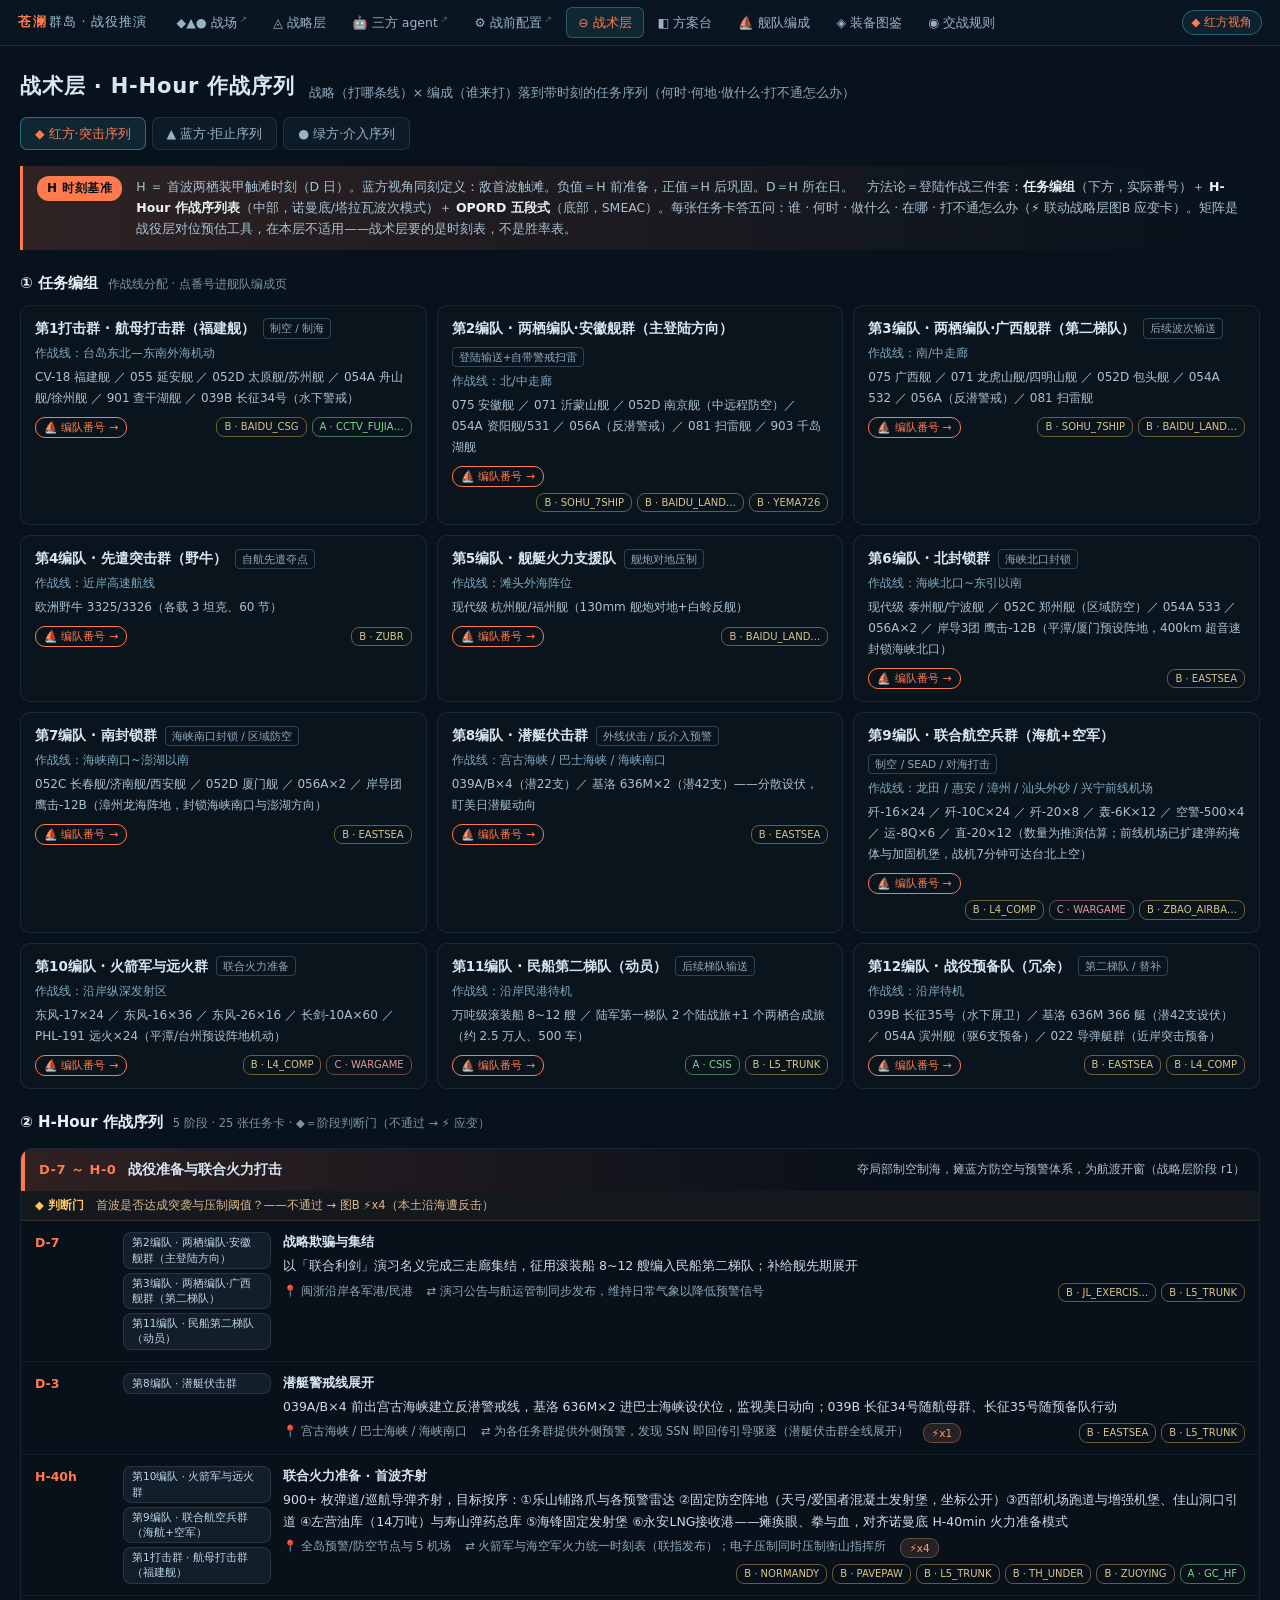
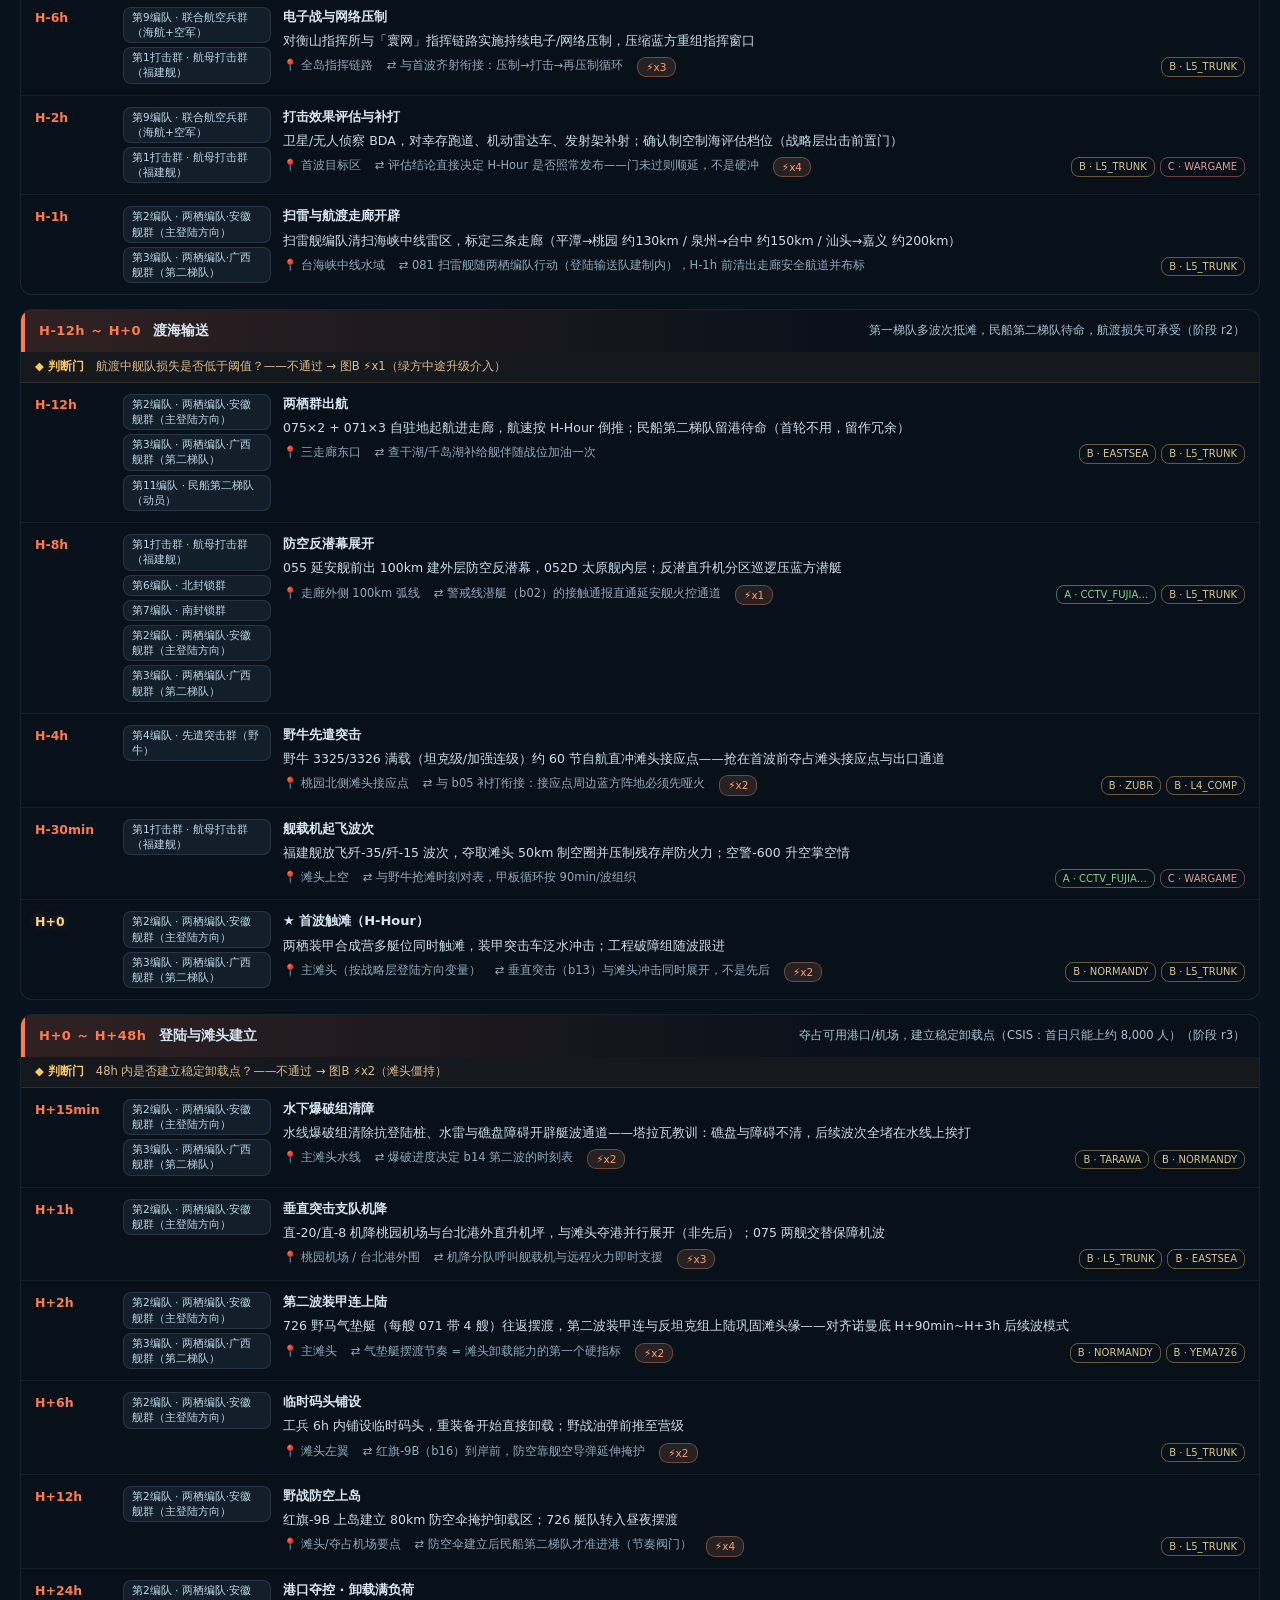
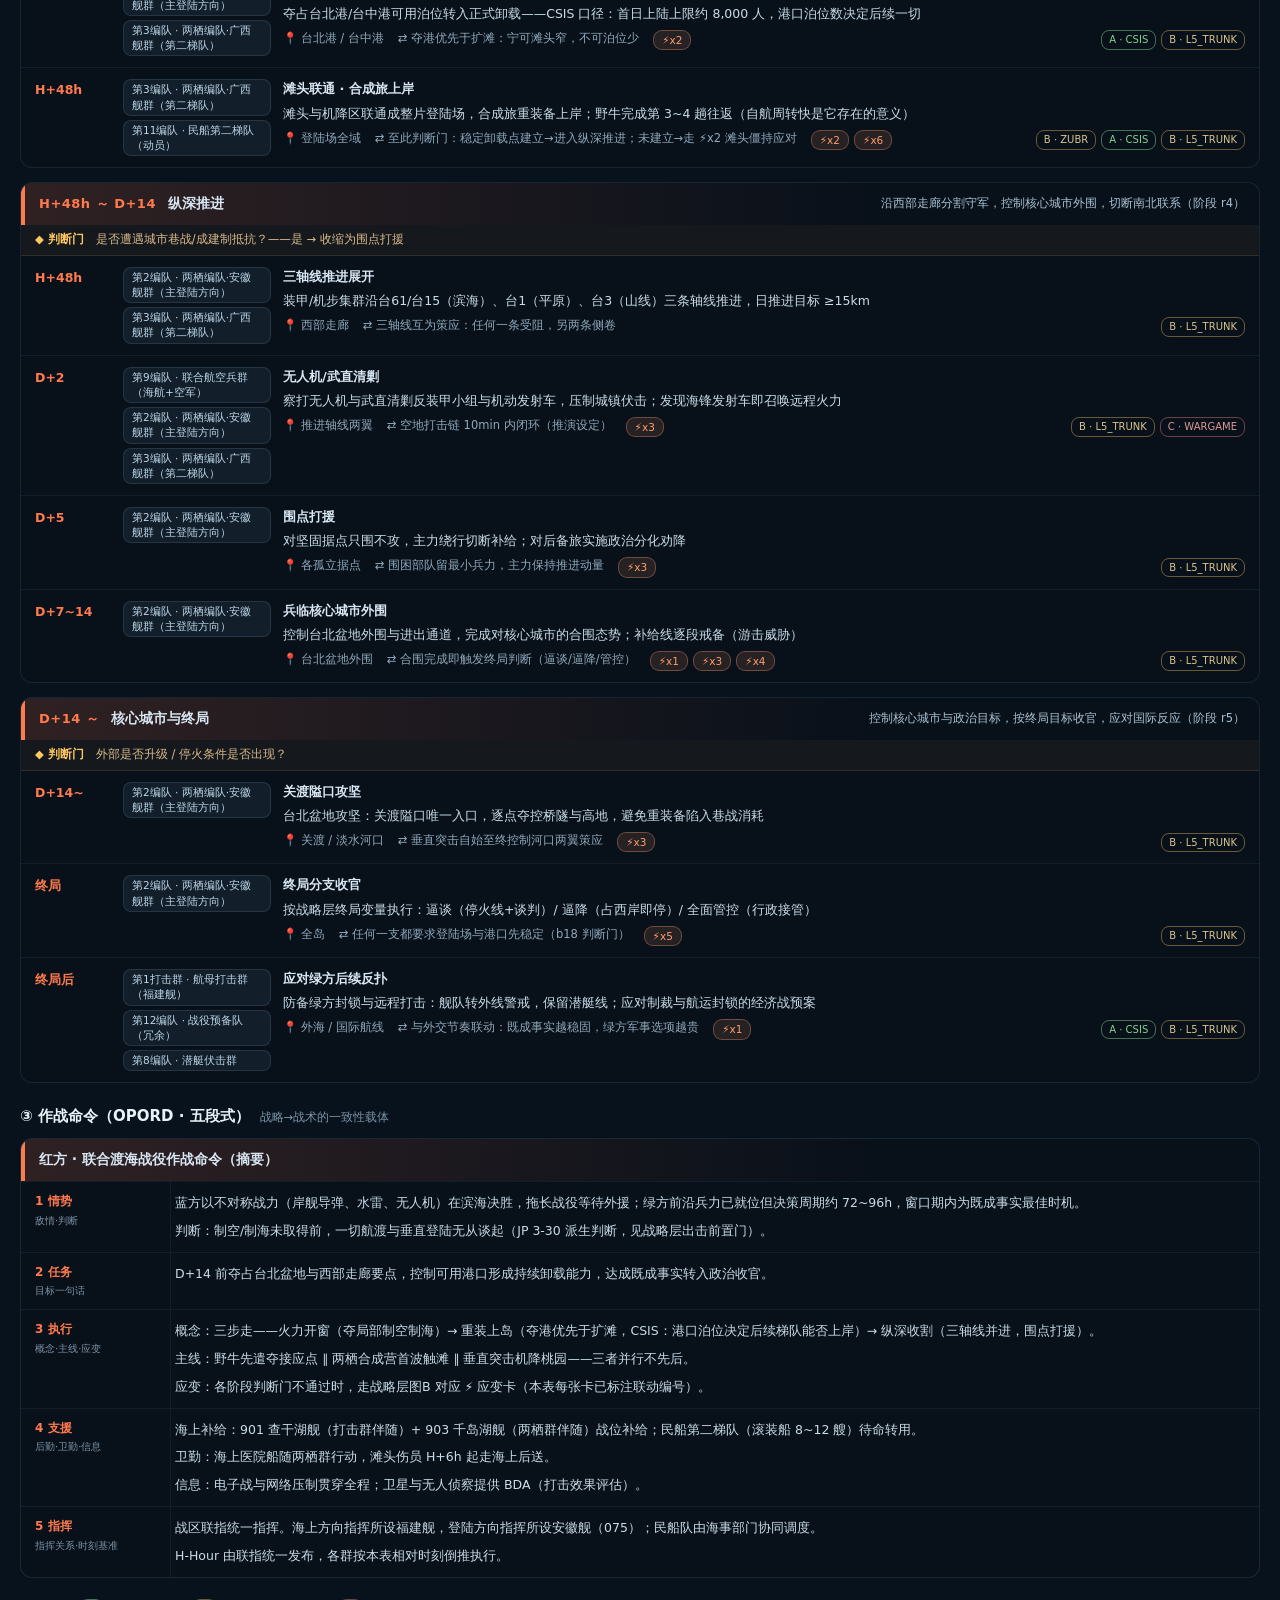
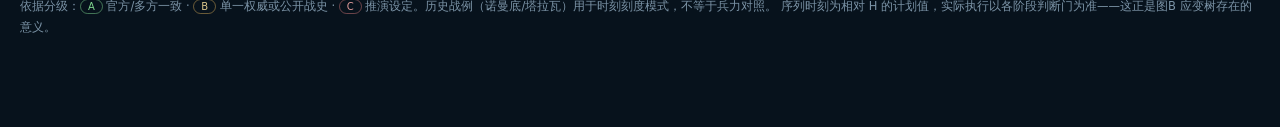
<file: tactical.html>
<!DOCTYPE html>
<html lang="zh-CN">
<head>
<meta charset="utf-8">
<meta name="viewport" content="width=device-width,initial-scale=1">
<title>苍澜群岛 · 战术层 · H-Hour 作战序列</title>
<link rel="stylesheet" href="js/page.css">
<style>

.tc-intro{display:flex;gap:14px;align-items:flex-start;background:linear-gradient(90deg,var(--dim,rgba(255,255,255,.04)),transparent);border-left:3px solid var(--ac);padding:10px 14px;margin:14px 0 4px;border-radius:0 8px 8px 0}
.tc-intro b{color:var(--tx1,#e8f2f8)}
.tc-intro p{margin:0;font-size:12.5px;color:#a9c1d2;line-height:1.7}
.tc-intro .tc-h{flex:0 0 auto;font-size:12px;padding:3px 10px;border-radius:12px;background:var(--ac);color:#0b1118;font-weight:700;letter-spacing:.5px}
.tc-sec{margin:22px 0 10px;display:flex;align-items:baseline;gap:10px}
.tc-sec h2{font-size:15px;margin:0;color:var(--tx1,#e8f2f8)}
.tc-sec small{color:#7b93a6;font-size:11.5px}

.tc-org{display:grid;grid-template-columns:repeat(auto-fill,minmax(330px,1fr));gap:10px}
.tc-orgc{position:relative;background:rgba(13,22,32,.55);border:1px solid rgba(120,160,190,.14);border-radius:10px;padding:12px 14px;transition:border-color .15s}
.tc-orgc:hover{border-color:var(--ac)}
.tc-orgc .tc-oc-h{display:flex;align-items:center;gap:8px;flex-wrap:wrap}
.tc-orgc .tc-oc-h b{font-size:13.5px}
.tc-orgc .tc-oc-h .tagc{font-size:10.5px}
.tc-orgc .tc-oc-line{margin:6px 0 4px;font-size:11.5px;color:#7fa8c0}
.tc-orgc .tc-oc-units{font-size:12px;color:#a9c1d2;line-height:1.75;margin:4px 0 8px}
.tc-orgc .tc-oc-src{display:flex;gap:6px;flex-wrap:wrap;align-items:center}
.tc-orgc a.tc-oc-fl{font-size:11px;color:var(--ac);text-decoration:none;border:1px solid var(--ac);padding:1px 8px;border-radius:10px}

.tc-phase{margin:14px 0;border:1px solid rgba(120,160,190,.14);border-radius:12px;overflow:hidden;background:rgba(10,17,26,.4)}
.tc-ph-h{display:flex;align-items:center;gap:12px;padding:10px 14px;background:linear-gradient(90deg,var(--dim,rgba(120,160,190,.08)),transparent 70%);border-left:4px solid var(--ac)}
.tc-ph-t{flex:0 0 auto;font-weight:800;font-size:13px;color:var(--ac);letter-spacing:.5px}
.tc-ph-n{font-weight:700;font-size:14px}
.tc-ph-goal{margin-left:auto;font-size:11.5px;color:#a9c1d2;max-width:46%;text-align:right}
.tc-ph-gate{padding:6px 14px;font-size:11.5px;color:#d9b98a;background:rgba(255,200,97,.05);border-bottom:1px solid rgba(255,200,97,.12)}
.tc-ph-gate b{color:#ffc861}

.tc-card{display:grid;grid-template-columns:76px 148px 1fr;gap:12px;padding:11px 14px;border-bottom:1px solid rgba(120,160,190,.09);transition:background .12s}
.tc-card:last-child{border-bottom:0}
.tc-card:hover{background:rgba(120,170,210,.05)}
.tc-t{font-weight:800;font-size:12.5px;color:var(--ac);align-self:flex-start;padding-top:1px;white-space:pre-line}
.tc-t.star{color:#ffd08a;text-shadow:0 0 12px rgba(255,200,97,.25)}
.tc-who{display:flex;flex-direction:column;gap:4px}
.tc-chip{font-size:10.5px;line-height:1.45;padding:2px 8px;border-radius:8px;background:rgba(120,160,190,.1);border:1px solid rgba(120,160,190,.18);color:#bcd6e6;cursor:pointer;text-decoration:none;white-space:normal}
.tc-chip:hover{border-color:var(--ac);color:var(--ac)}
.tc-body b.tcb-n{font-size:13px;display:block;margin-bottom:3px}
.tc-body .tcb-what{font-size:12.5px;color:#c9dce8;line-height:1.7;margin:0}
.tc-meta{display:flex;flex-wrap:wrap;gap:6px 14px;margin-top:6px;font-size:11.5px;color:#8fa8ba}
.tc-meta i{font-style:normal}
.tc-meta .tm-where::before{content:'📍 '}
.tc-meta .tm-sync::before{content:'⇄ '}
.tc-conts{display:inline-flex;gap:5px;flex-wrap:wrap}
.tc-zap{font-size:10.5px;padding:1px 8px;border-radius:9px;background:rgba(255,156,110,.12);border:1px solid rgba(255,156,110,.35);color:#ff9c6e;text-decoration:none;cursor:pointer}
.tc-zap:hover{background:rgba(255,156,110,.25)}
.tc-srcs{display:inline-flex;gap:5px;flex-wrap:wrap;margin-left:auto;align-items:center}
.tc-srcc{font-size:10px;padding:1px 7px;border-radius:8px;border:1px solid rgba(120,160,190,.25);color:#9fb8c9;cursor:help}
.tc-srcc.conf-A{border-color:rgba(127,214,143,.5);color:#7fd68f}
.tc-srcc.conf-B{border-color:rgba(255,200,97,.4);color:#d9c48a}
.tc-srcc.conf-C{border-color:rgba(255,140,140,.4);color:#d99}

.tc-opord{border:1px solid rgba(120,160,190,.16);border-radius:12px;overflow:hidden;background:rgba(10,17,26,.4)}
.tc-op-h{padding:10px 14px;font-weight:700;font-size:14px;background:linear-gradient(90deg,var(--dim,rgba(120,160,190,.08)),transparent 70%);border-left:4px solid var(--ac)}
.tc-op{display:grid;grid-template-columns:150px 1fr;border-top:1px solid rgba(120,160,190,.09)}
.tc-op-k{padding:10px 14px;font-weight:700;font-size:12px;color:var(--ac);border-right:1px solid rgba(120,160,190,.09)}
.tc-op-k small{display:block;color:#7b93a6;font-weight:400;margin-top:2px}
.tc-op-v{padding:10px 14px 10px 4px}
.tc-op-v p{margin:0 0 6px;font-size:12.5px;color:#c9dce8;line-height:1.75}
.tc-op-v p:last-child{margin:0}
@media(max-width:900px){
  .tc-card{grid-template-columns:64px 1fr;grid-auto-rows:auto}
  .tc-who{grid-column:1/-1;flex-direction:row;flex-wrap:wrap}
  .tc-ph-goal{max-width:100%;margin-left:0;text-align:left}
  .tc-op{grid-template-columns:1fr}
  .tc-op-k{border-right:0;border-bottom:1px solid rgba(120,160,190,.09)}
  .tc-op-v{padding-left:14px}
}
</style>
</head>
<body class="page">
<div id="navSlot"></div>
<div class="page-wrap">
  <div class="page-head">
    <h1>战术层 · H-Hour 作战序列</h1>
    <span class="ph-sub" id="phSub">战略（打哪条线）× 编成（谁来打）落到带时刻的任务序列（何时·何地·做什么·打不通怎么办）</span>
    <span class="ph-sp"></span>
    <div class="ph-tabs" id="sideTabs"></div>
  </div>
  <div id="tcRoot"></div>
</div>

<script type="module">
import { nav, S, esc, initTips } from './js/theme.js';

const qs = new URLSearchParams(location.search);
const side = qs.get('side') === 'blue' ? 'blue' : qs.get('side') === 'green' ? 'green' : 'red';
const sd = S(side);
document.getElementById('navSlot').outerHTML = nav('tactical', side);
document.body.style.setProperty('--ac', sd.color);
document.body.style.setProperty('--dim', sd.dim);
document.title = '苍澜群岛 · 战术层 · ' + sd.cn + ' [v0.4]';
initTips();

document.getElementById('sideTabs').innerHTML =
  `<button data-s="red" class="${side === 'red' ? 'on' : ''}">◆ 红方·突击序列</button>` +
  `<button data-s="blue" class="${side === 'blue' ? 'on' : ''}">▲ 蓝方·拒止序列</button>` +
  `<button data-s="green" class="${side === 'green' ? 'on' : ''}">● 绿方·介入序列</button>`;
document.querySelectorAll('#sideTabs button').forEach(b => {
  b.onclick = () => { location.href = 'tactical.html?side=' + b.dataset.s; };
});


const j = async f => (await fetch('data/' + f + '?v=' + Date.now())).json();
const [L6, L5] = await Promise.all([j('L6_tactical.json'), j('L5_strategy_ops.json')]);
const D = L6.sides[side];
const REFS = L6.refs;

const CONT = {};
for (const c of (L5.v3?.contingencies?.red || [])) CONT[c.id] = { ...c, side: 'red' };
for (const c of (L5.v3?.contingencies?.blue || [])) CONT[c.id] = { ...c, side: 'blue' };
for (const c of (L5.v3?.contingencies?.green || [])) CONT[c.id] = { ...c, side: 'green' };
const ORG = {};
D.taskorg.forEach(o => { ORG[o.id] = o; });


const root = document.getElementById('tcRoot');
const cut = (s, n) => (s.length > n ? s.slice(0, n) + '…' : s);

function srcChips(keys) {
  return (keys || []).map(k => {
    const r = REFS[k];
    if (!r) return '';
    const tip = esc(r.ref) + (r.url ? `<br><span style='opacity:.65'>${esc(r.url)}</span> · ${esc(r.date || '')}` : '');
    return `<span class="tc-srcc conf-${esc(r.conf || 'C')}" data-tip="${tip.replace(/"/g, '&quot;')}">${esc(r.conf || 'C')} · ${esc(cut(k.toUpperCase(), 10))}</span>`;
  }).join('');
}

function whoChips(ids) {
  return (ids || []).map(id => {
    const o = ORG[id];
    if (!o) return '';
    return `<a class="tc-chip" href="${o.fleet || '#'}" title="查看该编队实际番号">${esc(o.n)}</a>`;
  }).join('');
}

function zapChips(ids) {
  return (ids || []).map(id => {
    const c = CONT[id];
    const tip = c
      ? `<b>⚡ ${esc(c.n)}</b><br>触发：${esc(typeof c.trigger === 'object' ? (c.trigger.txt || '') : (c.trigger || ''))}<br><span style='opacity:.65'>点开进战略层图B看全部应对分支（▸ branches &amp; sequels）</span>`
      : '战略层图B 应变卡';
    return `<a class="tc-zap" href="strategy.html?side=${side}" data-tip="${tip.replace(/"/g, '&quot;')}">⚡${esc(id)}</a>`;
  }).join('');
}

function phaseHtml(ph) {
  const cards = ph.cards.map(c => `
    <div class="tc-card" id="card-${esc(c.id)}">
      <div class="tc-t ${c.t.includes('H+0') || c.t.includes('H-Hour') ? 'star' : ''}">${esc(c.t)}</div>
      <div class="tc-who">${whoChips(c.who)}</div>
      <div class="tc-body">
        <b class="tcb-n">${esc(c.n)}</b>
        <p class="tcb-what">${esc(c.what)}</p>
        <div class="tc-meta">
          <i class="tm-where">${esc(c.where)}</i>
          ${c.sync ? `<i class="tm-sync">${esc(c.sync)}</i>` : ''}
          ${c.cont && c.cont.length ? `<span class="tc-conts">${zapChips(c.cont)}</span>` : ''}
          <span class="tc-srcs">${srcChips(c.src)}</span>
        </div>
      </div>
    </div>`).join('');
  return `
    <section class="tc-phase">
      <div class="tc-ph-h">
        <span class="tc-ph-t">${esc(ph.t)}</span>
        <span class="tc-ph-n">${esc(ph.n)}</span>
        <span class="tc-ph-goal">${esc(ph.goal)}</span>
      </div>
      ${ph.gate ? `<div class="tc-ph-gate"><b>◆ 判断门</b>　${esc(ph.gate)}</div>` : ''}
      ${cards}
    </section>`;
}

function orgHtml() {
  return D.taskorg.map(o => `
    <div class="tc-orgc">
      <div class="tc-oc-h"><b>${esc(o.n)}</b><span class="tagc">${esc(o.sub)}</span></div>
      <div class="tc-oc-line">作战线：${esc(o.line)}</div>
      <div class="tc-oc-units">${esc(o.units)}</div>
      <div class="tc-oc-src">
        <a class="tc-oc-fl" href="${o.fleet || '#'}">⛵ 编队番号 →</a>
        <span class="tc-srcs">${srcChips(o.src)}</span>
      </div>
    </div>`).join('');
}

function opordHtml() {
  const o = D.opord;
  const blk = (k, t, sub, arr) => arr && arr.length ? `
    <div class="tc-op">
      <div class="tc-op-k">${esc(k)}<small>${esc(sub)}</small></div>
      <div class="tc-op-v">${arr.map(p => `<p>${esc(p)}</p>`).join('')}</div>
    </div>` : '';
  return `
    <div class="tc-opord">
      <div class="tc-op-h">${esc(o.h)}</div>
      ${blk('1 情势', 'SITUATION', '敌情·判断', o.s)}
      ${blk('2 任务', 'MISSION', '目标一句话', o.m)}
      ${blk('3 执行', 'EXECUTION', '概念·主线·应变', o.e)}
      ${blk('4 支援', 'SUSTAINMENT', '后勤·卫勤·信息', o.a)}
      ${blk('5 指挥', 'COMMAND', '指挥关系·时刻基准', o.c)}
    </div>`;
}

const nCards = D.phases.reduce((a, p) => a + p.cards.length, 0);
root.innerHTML = `
  <div class="tc-intro">
    <span class="tc-h">${D.tnote ? '时刻基准' : 'H 时刻基准'}</span>
    <p>${esc(D.tnote || L6.hhour_def)}　方法论＝登陆作战三件套：<b>任务编组</b>（下方，实际番号）＋ <b>H-Hour 作战序列表</b>（中部，诺曼底/塔拉瓦波次模式）＋ <b>OPORD 五段式</b>（底部，SMEAC）。每张任务卡答五问：谁 · 何时 · 做什么 · 在哪 · 打不通怎么办（⚡ 联动战略层图B 应变卡）。矩阵是战役层对位预估工具，在本层不适用——战术层要的是时刻表，不是胜率表。</p>
  </div>
  <div class="tc-sec"><h2>① 任务编组</h2><small>作战线分配 · 点番号进舰队编成页</small></div>
  <div class="tc-org">${orgHtml()}</div>
  <div class="tc-sec"><h2>② H-Hour 作战序列</h2><small>${D.phases.length} 阶段 · ${nCards} 张任务卡 · ◆＝阶段判断门（不通过 → ⚡ 应变）</small></div>
  ${D.phases.map(phaseHtml).join('')}
  <div class="tc-sec"><h2>③ 作战命令（OPORD · 五段式）</h2><small>战略→战术的一致性载体</small></div>
  ${opordHtml()}
  <p style="margin:18px 0 30px;font-size:11.5px;color:#7b93a6;line-height:1.8">
    依据分级：<span class="tc-srcc conf-A">A</span> 官方/多方一致 ·
    <span class="tc-srcc conf-B">B</span> 单一权威或公开战史 ·
    <span class="tc-srcc conf-C">C</span> 推演设定。历史战例（诺曼底/塔拉瓦）用于时刻刻度模式，不等于兵力对照。
    序列时刻为相对 H 的计划值，实际执行以各阶段判断门为准——这正是图B 应变树存在的意义。
  </p>`;
initTips();


if (qs.has('diag')) {
  try {
    document.title = 'TC|' + side
      + '|org=' + D.taskorg.length
      + '|ph=' + D.phases.length
      + '|cards=' + nCards
      + '|opord=' + ['s', 'm', 'e', 'a', 'c'].filter(k => (D.opord[k] || []).length).length
      + '|conts=' + document.querySelectorAll('.tc-zap').length
      + '|chips=' + document.querySelectorAll('.tc-chip').length
      + '|err=';
  } catch (e) { document.title = 'TC|' + side + '|err=' + e.message; }
}
</script>
</body>
</html>
</file>
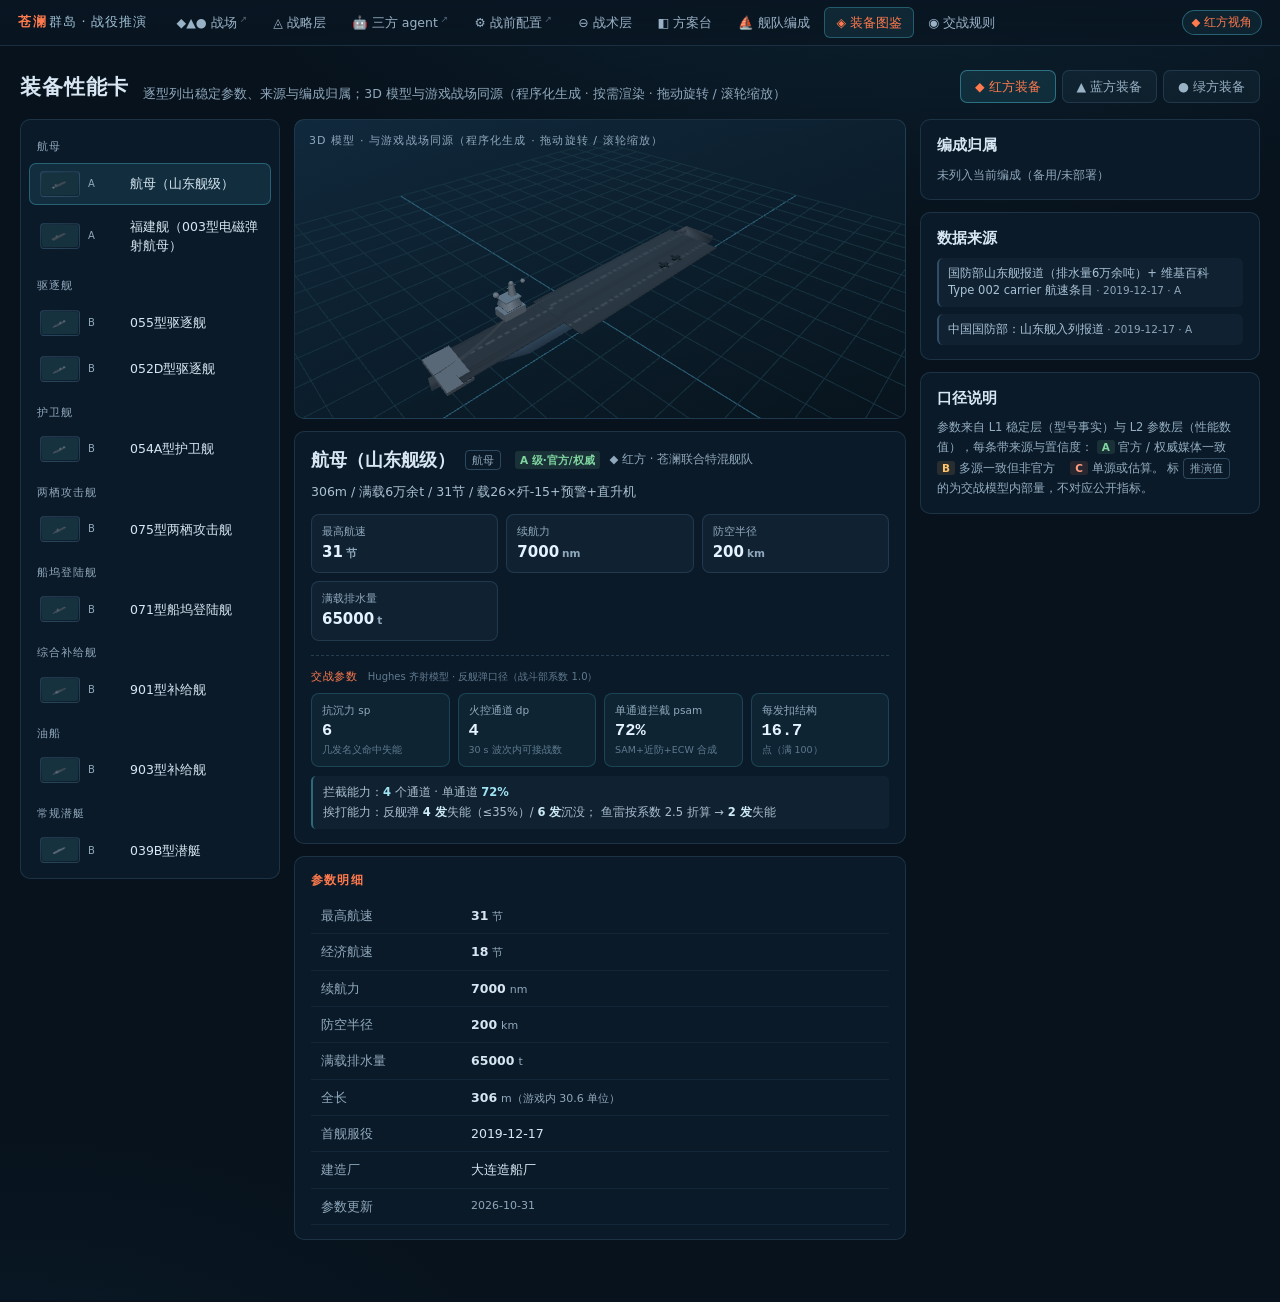
<file: unit.html>
<!DOCTYPE html>
<html lang="zh-CN">
<head>
<meta charset="utf-8">
<meta name="viewport" content="width=device-width,initial-scale=1">
<title>苍澜群岛 · 装备性能</title>
<link rel="stylesheet" href="js/page.css">
<script type="importmap">{"imports":{"three":"./lib/three.module.js","three/addons/":"./lib/jsm/"}}</script>
</head>
<body class="page">
<div id="navSlot"></div>
<div class="page-wrap">
  <div class="page-head">
    <h1>装备性能卡</h1>
    <span class="ph-sub" id="phSub">逐型列出稳定参数、来源与编成归属；3D 模型与游戏战场同源（程序化生成 · 按需渲染 · 拖动旋转 / 滚轮缩放）</span>
    <span class="ph-sp"></span>
    <div class="ph-tabs" id="sideTabs"></div>
  </div>
  <div class="ut-layout">
    <aside class="panel-x ut-list" id="unitList" style="padding:8px"></aside>
    <main>
      <section class="ut-hero" id="hero">
        <div class="uh-label" id="heroLabel">3D 模型</div>
      </section>
      <section class="panel-x" style="margin-top:12px">
        <div style="display:flex;align-items:center;gap:10px;flex-wrap:wrap">
          <b id="uName" style="font-size:18px">—</b>
          <span class="tagc" id="uCls">—</span>
          <span class="conf" id="uConf">—</span>
          <span style="color:var(--tx2);font-size:11.5px" id="uSide"></span>
        </div>
        <p id="uSpec" style="margin:8px 0 0;color:#a9c1d2;font-size:12.5px"></p>
        <div class="ut-spec" id="uStats"></div>
        <div class="ut-combat" id="uCombat"></div>
      </section>
      <section class="panel-x ut-sec" style="margin-top:12px">
        <h3>参数明细</h3>
        <table class="tbl" id="uTable"></table>
      </section>
    </main>
    <aside>
      <section class="panel-x">
        <h3 class="ut-sec" style="margin:0 0 8px">编成归属</h3>
        <div id="uIn" style="font-size:12px;color:#a9c1d2"></div>
      </section>
      <section class="panel-x" style="margin-top:12px">
        <h3 class="ut-sec" style="margin:0 0 8px">数据来源</h3>
        <div class="src-list" id="uSrc"></div>
      </section>
      <section class="panel-x" style="margin-top:12px">
        <h3 class="ut-sec" style="margin:0 0 8px">口径说明</h3>
        <p style="margin:0;font-size:11.5px;color:#93aec2;line-height:1.7">
          参数来自 L1 稳定层（型号事实）与 L2 参数层（性能数值），每条带来源与置信度：
          <span class="conf A">A</span> 官方 / 权威媒体一致　
          <span class="conf B">B</span> 多源一致但非官方　
          <span class="conf C">C</span> 单源或估算。
          标 <span class="tagc">推演值</span> 的为交战模型内部量，不对应公开指标。
        </p>
      </section>
    </aside>
  </div>
</div>

<script type="module">
window.__uerr='';
addEventListener('error',e=>{window.__uerr=(e.message||'err').slice(0,40);});
import * as THREE from 'three';
import { GLTFLoader } from './lib/jsm/loaders/GLTFLoader.js';
import { nav, S, esc, initTips } from './js/theme.js';
import { SP, DEF, WARHEAD, profileOf, hitsToOOA, hitsToSink, hullPerHit } from './js/combat.js';
import { makeShip, fitLen } from './js/shipgen.js';   
import { makeGround, GROUND_KINDS, AIR_KINDS, lenNote } from './js/groundgen.js';   

const qs = new URLSearchParams(location.search);
const _sv = qs.get('side');
const side = _sv === 'blue' ? 'blue' : _sv === 'green' ? 'green' : 'red';
const sd = S(side);
document.getElementById('navSlot').outerHTML = nav('unit', side);
document.body.style.setProperty('--ac', sd.color);
document.title = '苍澜群岛 · 装备图鉴 · ' + sd.cn + ' [v0.4]';
initTips();

document.getElementById('sideTabs').innerHTML =
  `<button data-s="red" class="${side === 'red' ? 'on' : ''}">◆ 红方装备</button>` +
  `<button data-s="blue" class="${side === 'blue' ? 'on' : ''}">▲ 蓝方装备</button>` +
  `<button data-s="green" class="${side === 'green' ? 'on' : ''}">● 绿方装备</button>`;
document.querySelectorAll('#sideTabs button').forEach(b => {
  b.onclick = () => { location.href = 'unit.html?side=' + b.dataset.s + (qs.get('id') ? '&id=' + qs.get('id') : ''); };
});

const CLS = {
  CV: '航母', CVN: '核动力航母', CG: '导弹巡洋舰', DDG: '驱逐舰', FFG: '护卫舰', FFL: '轻型护卫舰',
  LHA: '两栖攻击舰', LPD: '船坞登陆舰', LSD: '船坞登陆舰',
  AOE: '综合补给舰', AOR: '油船', SS: '潜艇', SSK: '常规潜艇', SSN: '攻击核潜艇', FPB: '导弹艇',
  LCAC: '气垫登陆艇', LC: '登陆艇', LCM: '气垫登陆船',
  'ASM-TEL': '反舰发射车', SAM: '防空导弹', MLRS: '火箭炮', MBT: '主战坦克',
  IFV: '步兵战车', ATK: '攻击直升机', HELI: '直升机', FGTR: '战斗机', AEW: '预警机',
  MPA: '海上巡逻机', TKR: '加油机', BMB: '战略轰炸机', TILT: '倾转旋翼机',
  PGG: '导弹巡逻舰', FAC: '导弹快艇', ARTY: '岸防火炮', RADAR: '雷达', ATGM: '反坦克导弹',
  AFV: '两栖战车', ART: '岸炮阵地', RDR: '雷达站', SSM: '岸舰导弹', SRBM: '弹道导弹', CM: '巡航导弹',
  'CM-TEL': '巡航导弹发射连', 'SAM-F': '固定防空阵地', UGB: '地下洞库基地', CHQ: '地下指挥所',
  FUEL: '油料储存区', AFB: '空军基地'
};
const CONF_CN = { A: 'A 级·官方/权威', B: 'B 级·多源一致', C: 'C 级·单源估算' };

const KV = {
  maxs: ['最高航速', '节'], cruise: ['经济航速', '节'], range: ['续航力', 'nm'],
  aaw: ['防空半径', 'km'], displacement_t: ['满载排水量', 't'], len_m: ['全长', 'm'],
  speed_kmh: ['机动速度', 'km/h'], range_km: ['有效射程', 'km'], range_max_km: ['最大射程', 'km'],
  warhead_kg: ['战斗部', 'kg'], speed_mach: ['末端速度', '马赫'], salvo: ['齐射弹数', '发/轮'],
  
  warhead_alt_kg: ['战斗部（战斧 MST）', 'kg'], speed_alt_mach: ['巡航速度（战斧 MST）', '马赫'],
  ammo: ['发射箱内弹量', '发'], reload_s: ['再装填', 's'], psam: ['点防御拦截率', ''],
  ev: ['机动/干扰规避', ''], hp: ['耐久（推演值）', ''], pk: ['单发命中率（推演值）', ''],
  dmg: ['单发毁伤（推演值）', ''], spd: ['航速（推演值）', '节']
};
const HIDE = new Set(['conf', 'updated', 'history', 'src', 'spec', 'n', 't', 'glb', 'first', 'builder', 'cls', 'ammo_note', 'name', 'c', 's', 'w', 'm', 'rl', 'rng', 'air', 'sea', 'dp', 'psam']);

const j = async f => (await fetch('data/' + f + '?v=' + Date.now())).json();
const [L1, L2R, L2B, L4R, L4B, L2G, L4G] = await Promise.all([
  j('L1_static.json'), j('L2_params.json'), j('L2_blue_params.json'),
  j('L4_strategy.json'), j('L4_blue_denial.json'),
  j('L2_green_params.json'), j('L4_green_ops.json')
]);






function thumbFor(l, p) {
  const src = l || {};
  const id = src.thumb || src.glb || (p && p.thumb) || '';
  return id ? 'assets/thumbs/' + id + '.png' : '';
}




const units = {};
if (side === 'red') {
  for (const [k, p] of Object.entries(L2R.units)) {
    const l = L1.units[k] || {};
    units[k] = { k, name: l.n || p.n || k, cls: CLS[l.t || p.t] || l.t || '—', conf: p.conf || '—',
      spec: p.spec || '', stats: p, src: (p.src || []).concat(l.src || []), glbId: l.glb || '',
      ship: l.ship || '', thumb: thumbFor(l),
      first: l.first || '', builder: l.builder || '', len: l.len_m || 0 };
  }
} else if (side === 'green') {
  for (const [k, p] of Object.entries(L2G.units)) {
    units[k] = { k, name: p.n || k, cls: CLS[p.cls] || p.cls || '—', conf: p.conf || '—',
      spec: p.spec || '', stats: p, src: p.src || [], glbId: '', ship: p.ship || '',
      thumb: thumbFor(L1.units[k], p), first: '', builder: '', len: p.len_m || 0 };
  }
} else {
  for (const [k, p] of Object.entries(L2B.units)) {
    units[k] = { k, name: p.n || k, cls: CLS[p.cls] || p.cls || '—', conf: p.conf || '—',
      spec: p.spec || '', stats: p, src: p.src || [], glbId: '', ship: '',
      


      thumb: thumbFor(L1.units[k], p), first: '', builder: '', len: 0 };
  }
}
const keys = Object.keys(units);
const byCls = {};
keys.forEach(k => { (byCls[units[k].cls] = byCls[units[k].cls] || []).push(k); });


const listEl = document.getElementById('unitList');
listEl.innerHTML = Object.entries(byCls).map(([cls, ks]) =>
  `<div class="ut-g">${esc(cls)}</div>` +
  ks.map(k => {
    const u = units[k];
    const th = u.thumb
      ? `<img class="ut-th" src="${esc(u.thumb)}" alt="" loading="lazy" onerror="this.remove()">`
      : `<span class="ut-th ut-thn">${esc((u.cls || '?').slice(0, 1))}</span>`;
    return `<button class="ut-item" data-k="${esc(k)}">${th}<i>${esc(u.conf)}</i><span>${esc(u.name)}</span></button>`;
  }).join('')
).join('');


function procModel(cls, key = '') {
  const M = c => new THREE.MeshStandardMaterial({ color: c, roughness: .82, metalness: .22 });
  const box = (w, h, d, x, y, z, c) => { const m = new THREE.Mesh(new THREE.BoxGeometry(w, h, d), M(c)); m.position.set(x, y, z); return m; };
  const cyl = (r, h, x, y, z, c, rot) => { const m = new THREE.Mesh(new THREE.CylinderGeometry(r, r, h, 14), M(c)); m.position.set(x, y, z); if (rot === 'x') m.rotation.z = Math.PI / 2; if (rot === 'z') m.rotation.x = Math.PI / 2; return m; };
  const wheels = (g, xs, y, z, r) => { for (const x of xs) for (const s of [-1, 1]) { const w = cyl(r, r * 2.2, 0, 0, 0, 0x24271f); w.rotation.x = Math.PI / 2; w.position.set(x, y, z * s); g.add(w); } };
  

  const wingGeo = (root, tip, span, sweep, thick = .07) => {
    const sh = new THREE.Shape();
    sh.moveTo(0, 0); sh.lineTo(-sweep, span); sh.lineTo(-sweep - tip, span); sh.lineTo(-root, 0); sh.closePath();
    const g2 = new THREE.ExtrudeGeometry(sh, { depth: thick, bevelEnabled: true, bevelThickness: thick * .5, bevelSize: thick * .7, bevelSegments: 1 });
    g2.rotateX(-Math.PI / 2); g2.translate(0, thick * .5, 0);
    return g2;
  };
  const g = new THREE.Group();
  const hull = 0x46503c, hull2 = 0x525d46, steel = 0x6d7885, dark = 0x33392e;
  if (cls === '反舰发射车' || cls === '防空导弹' || cls === '火箭炮') {
    
    g.add(box(4.6, .55, 1.7, 0, .85, 0, hull));
    g.add(box(1.1, .95, 1.55, 1.55, 1.55, 0, hull2));              
    g.add(box(1.05, .5, 1.55, 1.55, 2.15, 0, 0x2c3128));
    wheels(g, [1.55, .25, -1.05], .45, .88, .45);
    if (cls === '反舰发射车') {
      for (let i = 0; i < 3; i++) {                                 
        const t = box(2.9, .62, .56, -.7, 1.65 + i * .7, 0, steel);
        t.rotation.z = .42; g.add(t);
      }
      g.add(box(1.6, .18, 1.5, -.9, 1.25, 0, dark));
    } else if (cls === '防空导弹') {
      g.add(box(2.4, 2.1, .3, -.8, 2.1, 0, 0x59657a));              
      for (const [x, z] of [[-.35, -.5], [-.35, .5], [-1.35, -.5], [-1.35, .5]]) {
        const t = box(1.5, .42, .42, x + .9, 2.0, z, steel); t.rotation.z = 1.35; g.add(t);
      }
    } else {
      g.add(box(2.2, 1.5, 1.6, -.9, 1.8, 0, 0x4f4a3c));             
      for (const s of [-.45, .45]) cyl(.3, 2.2, -1.9, 2.3, s, dark, 'x');
    }
  } else if (cls === '主战坦克') {
    g.add(box(3.9, .75, 1.9, 0, .62, 0, dark));
    wheels(g, [-1.4, -.7, 0, .7, 1.4], .4, .95, .4);
    g.add(box(3.6, .55, 1.72, 0, 1.2, 0, hull));
    g.add(box(1.5, .55, 1.7, -.25, 1.72, 0, hull2));                
    g.add(cyl(.09, 3.0, 1.6, 1.75, 0, dark, 'x'));                  
    g.add(cyl(.04, .9, .35, 2.15, -.45, dark));                     
  } else if (cls === '步兵战车') {
    g.add(box(4.0, .8, 1.8, 0, .78, 0, hull));
    wheels(g, [1.35, .45, -.45, -1.35], .42, .92, .42);
    g.add(box(3.4, .6, 1.7, -.1, 1.45, 0, hull2));
    g.add(box(.9, .4, 1.2, .55, 1.85, 0, dark));                    
    g.add(cyl(.06, 1.3, 1.6, 1.9, 0, dark, 'x'));
  } else if (cls === '攻击直升机') {
    g.add(box(3.2, 1.05, 1.1, 0, 1.2, 0, hull2));
    g.add(box(1.1, .8, .9, 1.9, 1.3, 0, 0x1d2430));                 
    const boom = box(3.2, .35, .35, -3.2, 1.5, 0, hull2); g.add(boom);
    g.add(box(.4, 1.25, .12, -4.7, 2.1, 0, hull2));                 
    const rotor = cyl(.02, 5.6, 0, 2.6, 0, dark); rotor.rotation.z = Math.PI / 2;
    rotor.scale.set(1, 1, .06); g.add(rotor);                       
    for (const s of [-1, 1]) { g.add(box(1.5, .12, .5, .2, 1.75, s * .95, hull)); g.add(box(.12, .5, .14, .35, 1.85, s * 1.5, dark)); }
    const tr = cyl(.015, 1.5, -4.7, 1.5, .35, dark); tr.rotation.x = Math.PI / 2; tr.scale.set(1, 1, .1); g.add(tr);
    g.add(cyl(.32, .5, 0, .45, 0, dark));
    g.add(cyl(.14, 1.9, -.5, .45, 0, dark)); g.add(cyl(.14, 1.9, .5, .45, 0, dark));
  } else if (cls === '战斗机') {
    if (key === 'j35') {                                         
    const body = cyl(.48, 4.4, 0, .92, 0, 0x5d6772); body.rotation.z = Math.PI / 2; g.add(body);
    const nose = new THREE.Mesh(new THREE.ConeGeometry(.48, 1.7, 14), M(0x56606a));
    nose.rotation.z = -Math.PI / 2; nose.position.set(3.0, .92, 0); g.add(nose);
    const cp = new THREE.Mesh(new THREE.SphereGeometry(.42, 12, 8), M(0x1b232c)); cp.scale.set(1.7, .5, .66); cp.position.set(1.75, 1.22, 0); g.add(cp);
    for (const s of [-1, 1]) {                                   
      const w = new THREE.Mesh(wingGeo(2.7, .85, 2.55 * s, 2.0), M(0x616b75)); w.position.set(1.15, .80, 0); g.add(w);
    }
    for (const s of [-1, 1]) {                                   
      const t = new THREE.Mesh(wingGeo(1.5, .55, .95 * s, .8, .05), M(0x57616b));
      t.position.set(-1.3, 1.02, .32 * s); t.rotation.x = -.55 * s; g.add(t);
    }
    for (const s of [-1, 1]) {                                   
      const h = new THREE.Mesh(wingGeo(1.35, .5, 1.15 * s, 1.0), M(0x39434c)); h.position.set(-1.55, .84, 0); g.add(h);
    }
    for (const s of [-1, 1]) g.add(cyl(.17, .55, -2.1, .86, s * .26, 0x2c343c, 'x'));   
  } else if (key === 'j16') {                                   
    const body = cyl(.55, 5.6, 0, 1.0, 0, 0x5c6a77); body.rotation.z = Math.PI / 2; g.add(body);
    const nose = new THREE.Mesh(new THREE.ConeGeometry(.5, 1.5, 14), M(0x33424e));
    nose.rotation.z = -Math.PI / 2; nose.position.set(3.5, 1.02, 0); g.add(nose);
    const cp = new THREE.Mesh(new THREE.SphereGeometry(.46, 12, 8), M(0x27313c)); cp.scale.set(2.3, .5, .72); cp.position.set(1.9, 1.32, 0); g.add(cp);  
    for (const s of [-1, 1]) g.add(box(2.4, .1, .55, 1.3, .88, s * .6, 0x4c5a66));       
    for (const s of [-1, 1]) {                                   
      const w = new THREE.Mesh(wingGeo(3.0, 1.0, 2.9 * s, 1.6), M(0x55636f)); w.position.set(.9, .86, 0); g.add(w);
    }
    for (const s of [-1, 1]) {                                   
      const t = new THREE.Mesh(wingGeo(1.7, .6, 1.15 * s, .55, .06), M(0x4c5a66));
      t.position.set(-2.1, 1.35, .72 * s); t.rotation.x = -.16 * s; g.add(t);
    }
    for (const s of [-1, 1]) { const e = cyl(.26, 1.1, -.6, .88, s * .32, 0x2f3841); e.rotation.z = Math.PI / 2; g.add(e); }  
    for (const s of [-1, 1]) for (const p of [1.5, 2.3, 3.1]) g.add(box(.06, .06, 1.5, -.3, .74, s * p, 0x2c343c));  
  } else if (/^f35/.test(key)) {                                         
      const body = cyl(.62, 4.6, 0, .95, 0, 0x66707a); body.rotation.z = Math.PI / 2; g.add(body);
      g.add(box(1.3, .6, .95, 2.6, .95, 0, 0x5b656f));              
      g.add(box(1.0, .30, .78, .7, 1.22, 0, 0x1b232c));             
      for (const s of [-1, 1]) {                                     
        const w = box(1.9, .10, 2.4, -.5, .78, s * 1.5, 0x616b75);
        w.rotation.y = s * .30; g.add(w);
      }
      for (const s of [-1, 1]) {                                     
        const t = box(1.2, .07, .8, -1.5, 1.05, s * .55, 0x57616b);
        t.rotation.z = s * .55; g.add(t);
      }
      if (/b$/.test(key)) { g.add(box(1.0, .12, .8, .1, 1.30, 0, 0x3c464f)); }  
      g.add(box(1.4, .18, 1.1, -1.9, .85, 0, 0x39434c));             
    } else if (key === 'f22') {                                      
      const body = cyl(.72, 5.4, 0, .98, 0, 0x626c77); body.rotation.z = Math.PI / 2; g.add(body);
      g.add(box(1.4, .55, 1.0, 3.0, 1.0, 0, 0x56606b));
      g.add(box(1.1, .28, .8, 1.4, 1.3, 0, 0x1b232c));
      for (const s of [-1, 1]) {
        const w = box(2.4, .10, 2.9, -.7, .80, s * 1.7, 0x5d6771);
        w.rotation.y = s * .34; g.add(w);
      }
      for (const s of [-1, 1]) {                                     
        const t = box(1.5, .09, .95, -2.0, 1.35, s * .85, 0x545e68);
        t.rotation.z = s * .42; g.add(t);
      }
      for (const s of [-1, 1]) g.add(box(.7, .34, .34, -2.5, .92, s * .42, 0x2f3841));  
    } else if (key === 'j20') {                                      
      const body = cyl(.58, 5.8, 0, .95, 0, 0x5f6a74); body.rotation.z = Math.PI / 2; g.add(body);
      const nose = new THREE.Mesh(new THREE.ConeGeometry(.44, 2.0, 12), M(0x555f68)); nose.rotation.z = -Math.PI / 2; nose.position.set(3.9, .95, 0); g.add(nose);
      const cp = new THREE.Mesh(new THREE.SphereGeometry(.4, 12, 8), M(0x1b232c)); cp.scale.set(2.0, .45, .6); cp.position.set(1.7, 1.22, 0); g.add(cp);
      g.add(box(3.4, .09, .5, 1.2, .8, 0, 0x535d66));                 
      for (const s of [-1, 1]) {                                      
        const w = new THREE.Mesh(wingGeo(2.9, .7, 2.75 * s, 2.55), M(0x5b6570)); w.position.set(1.0, .78, 0); g.add(w);
      }
      for (const s of [-1, 1]) {                                      
        const t = new THREE.Mesh(wingGeo(1.35, .5, 1.05 * s, .7, .05), M(0x4e5862));
        t.position.set(-1.7, 1.05, .55 * s); t.rotation.x = -.62 * s; g.add(t);
      }
      for (const s of [-1, 1]) {                                      
        const h = new THREE.Mesh(wingGeo(1.3, .45, 1.05 * s, .95), M(0x39434c)); h.position.set(-1.9, .82, 0); g.add(h);
      }
      for (const s of [-1, 1]) g.add(cyl(.16, .5, -2.35, .9, s * .3, 0x2c343c, 'x'));   
    } else {                                                         
      const body = cyl(.5, 5.6, 0, 1.0, 0, 0x5c6a77); body.rotation.z = Math.PI / 2; g.add(body);
      g.add(box(1.2, .5, .8, 3.3, 1.05, 0, 0x33424e));                
      g.add(box(1.15, .28, .7, .5, 1.5, 0, 0x27313c));                
      const wing = box(2.2, .12, 5.2, -.4, .85, 0, 0x55636f);
      wing.rotation.z = -.12; wing.scale.set(1, 1, 1); g.add(wing);   
      for (const s of [-1, 1]) { g.add(box(1.6, 1.0, .12, -2.3, 1.55, s * .75, 0x4c5a66)); } 
      g.add(box(1.0, .16, 1.6, .9, .9, 0, 0x45525e));
    }
  } else if (cls === '战略轰炸机') {
    if (key === 'h6k') {                                          
      const gr = 0x4d5863, gr2 = 0x434e59, dk = 0x2c343c;
      const body = cyl(.60, 6.6, 0, 1.15, 0, gr); body.rotation.z = Math.PI / 2; g.add(body);
      const tailCone = new THREE.Mesh(new THREE.ConeGeometry(.60, 2.2, 14), M(gr)); tailCone.rotation.z = Math.PI / 2; tailCone.position.set(-4.4, 1.15, 0); g.add(tailCone);
      const nose = new THREE.Mesh(new THREE.CylinderGeometry(.34, .60, 1.1, 14), M(gr)); nose.rotation.z = Math.PI / 2; nose.position.set(3.85, 1.15, 0); g.add(nose);
      const glass = new THREE.Mesh(new THREE.SphereGeometry(.36, 12, 8), M(0x1c2836)); glass.scale.set(1.25, .8, .95); glass.position.set(4.3, 1.15, 0); g.add(glass);   
      g.add(box(.66, .26, .5, 2.0, 1.62, 0, 0x1c2836));             
      for (const s of [-1, 1]) {                                     
        const w = new THREE.Mesh(wingGeo(5.0, 1.6, 5.5 * s, 3.5, .12), M(gr)); w.position.set(1.1, 1.05, 0); g.add(w);
      }
      for (const s of [-1, 1]) {                                     
        const e = cyl(.34, 1.7, .9, .78, s * 1.15, 0x38424c); e.rotation.z = Math.PI / 2; g.add(e);
        const ring = cyl(.37, .16, 1.78, .78, s * 1.15, dk); ring.rotation.z = Math.PI / 2; g.add(ring);
        const noz = new THREE.Mesh(new THREE.ConeGeometry(.30, .5, 12), M(dk)); noz.rotation.z = -Math.PI / 2; noz.position.set(-.1, .78, s * 1.15); g.add(noz);
        g.add(box(.1, .3, .22, .9, .95, s * 1.15, gr2));             
      }
      for (const s of [-1, 1]) for (const p of [.85, 1.65, 2.45]) {  
        g.add(box(.08, .26, .18, .4, .95, s * p, gr2));
        const ms = cyl(.085, 1.5, -.35, .82, s * p, 0x515c67); ms.rotation.z = Math.PI / 2; g.add(ms);
        const mn = new THREE.Mesh(new THREE.ConeGeometry(.085, .34, 10), M(0x454f59)); mn.rotation.z = -Math.PI / 2; mn.position.set(.59, .82, s * p); g.add(mn);
        for (const f of [-1, 1]) g.add(box(.02, .16, .3, -1.02, .82, s * p + f * .09, dk));   
      }
      const fin = new THREE.Mesh(wingGeo(2.3, .8, 2.0, 1.15, .09), M(gr));   
      fin.rotation.x = Math.PI / 2; fin.position.set(-3.6, 1.15, 0); g.add(fin);
      for (const s of [-1, 1]) {                                     
        const h = new THREE.Mesh(wingGeo(1.7, .6, 1.5 * s, 1.0, .08), M(gr2)); h.position.set(-3.5, 1.1, 0); g.add(h);
      }
      const tur = new THREE.Mesh(new THREE.SphereGeometry(.3, 10, 8), M(gr2)); tur.position.set(-4.35, 1.15, 0); g.add(tur);   
      for (const s of [-1, 1]) { const b = cyl(.035, .5, -4.55, 1.12, s * .12, dk); b.rotation.z = Math.PI / 2 + .35; g.add(b); }
      g.add(cyl(.02, 1.0, .6, 1.78, 0, dk));                        
    } else {
      const body = cyl(.62, 7.4, 0, 1.2, 0, 0x4a5560); body.rotation.z = Math.PI / 2; g.add(body);
      g.add(box(1.3, .45, .9, 4.2, 1.25, 0, 0x39434e));               
      g.add(box(.9, .35, .7, .8, 1.85, 0, 0x232c36));                 
      for (const s of [-1, 1]) {                                       
        const w = box(5.2, .14, 1.5, -.7, 1.15, s * 2.1, 0x505b66); w.rotation.y = s * .42; g.add(w);
        for (const p of [-1.6, -.55, .55, 1.6]) {                       
          const e = cyl(.22, .9, -.7 + p * .8, .95, s * (3.6 - Math.abs(p) * .45), 0x3c4650);
          e.rotation.z = Math.PI / 2; g.add(e);
        }
      }
      g.add(box(.5, 1.4, 2.6, -3.6, 1.9, 0, 0x4a5560));                
    }
  } else if (cls === '预警机') {
    const body = cyl(.55, 5.0, 0, 1.1, 0, 0x59636e); body.rotation.z = Math.PI / 2; g.add(body);
    const wing = box(4.8, .12, 1.4, .2, 1.0, 0, 0x505b66); g.add(wing);
    for (const s of [-1, 1]) g.add(box(.8, 1.1, .1, -2.3, 1.7, s * .5, 0x46525c));
    const dome = cyl(1.35, .22, 0, 2.15, 0, 0x88929c); g.add(dome);  
    g.add(box(.2, .8, .2, 0, 1.65, 0, 0x39434e));
  } else if (cls === '海上巡逻机') {
    if (key === 'y8q') {                                              
      const gr = 0x6b7570;
      const body = cyl(.62, 6.0, 0, 1.2, 0, gr); body.rotation.z = Math.PI / 2; g.add(body);
      g.add(box(1.0, .7, .9, 2.9, 1.5, 0, gr));                       
      g.add(box(.7, .28, .55, 2.9, 1.9, 0, 0x1f2a33));
      const wing = box(1.9, .14, 9.2, .5, 1.75, 0, 0x5d6762); g.add(wing);   
      for (const s of [-1, 1]) for (const p of [.62, 1.85]) {         
        g.add(box(.6, .5, .5, .5, 1.7, s * p, 0x4a534e));
        const pr = cyl(.03, 2.6, 1.0, 1.68, s * p, 0x2c343c); pr.rotation.x = Math.PI / 2; pr.scale.set(1, 1, .07); g.add(pr);
      }
      for (const s of [-1, 1]) g.add(box(.7, 1.15, .1, -2.6, 1.9, s * .55, 0x5d6762));
      const fin = box(.55, 1.6, .1, -2.9, 2.1, 0, gr); g.add(fin);
      g.add(cyl(.05, 3.2, -1.1, .55, 0, 0x4a534e));                   
      g.add(box(.9, .5, .9, 0, .85, 0, 0x39434c));                    
    } else {
      const body = cyl(.7, 6.2, 0, 1.3, 0, 0xd8dde2); body.rotation.z = Math.PI / 2; g.add(body);
    g.add(box(1.2, .8, 1.0, 2.9, 1.55, 0, 0xd8dde2));                
    const wing = box(5.6, .13, 1.3, .4, 1.05, 0, 0xc9cfd6); g.add(wing); 
    for (const s of [-1, 1]) { const e = cyl(.3, 1.1, .4, .75, s * 1.6, 0x8f99a2); e.rotation.z = Math.PI / 2; g.add(e); }
    for (const s of [-1, 1]) g.add(box(.8, 1.2, .1, -2.7, 1.9, s * .55, 0xc9cfd6));
    g.add(cyl(.06, 1.6, -1.0, .55, 0, 0x8f99a2));                    
    }
  } else if (cls === '加油机') {
    const body = cyl(.7, 6.0, 0, 1.2, 0, 0xb9c0c7); body.rotation.z = Math.PI / 2; g.add(body);
    g.add(box(1.1, .7, .9, 2.8, 1.5, 0, 0xb9c0c7));
    const wing = box(5.4, .13, 1.3, .3, 1.35, 0, 0xaeb6bd); g.add(wing);
    for (const s of [-1, 1]) { const e = cyl(.28, 1.0, .3, .8, s * 1.5, 0x8f99a2); e.rotation.z = Math.PI / 2; g.add(e); }
    g.add(box(.6, 1.6, 2.4, -2.7, 2.0, 0, 0xb9c0c7));                
    const boom = cyl(.05, 2.2, -1.6, .6, 0, 0x6d7885); boom.rotation.z = Math.PI / 2 - .18; g.add(boom); 
  } else if (cls === '倾转旋翼机') {
    g.add(box(4.4, 1.0, 1.0, 0, 1.3, 0, 0x59636e));                  
    g.add(box(1.0, .7, .9, 2.4, 1.5, 0, 0x25303a));                  
    const wing = box(1.0, .14, 5.6, .3, 1.75, 0, 0x505b66); g.add(wing);
    for (const s of [-1, 1]) {                                       
      g.add(box(.7, .6, .7, .3, 1.85, s * 2.8, 0x46525c));
      const rr = cyl(.03, 4.4, .3, 2.35, s * 2.8, 0x2c343c); rr.rotation.x = Math.PI / 2; rr.scale.set(1, 1, .05); g.add(rr);
    }
    g.add(box(.35, 1.1, .5, -2.4, 1.9, 0, 0x505b66));                
    g.add(box(.9, .1, 2.2, -2.3, 1.35, 0, 0x46525c));
  } else if (cls === '导弹巡逻舰' || cls === '导弹快艇') {
    const L = cls === '导弹巡逻舰' ? 8.5 : 5.5, Wd = cls === '导弹巡逻舰' ? 1.7 : 1.3;
    g.add(box(L, .8, Wd, 0, .55, 0, 0x54606c));                     
    const bow = box(1.6, .8, Wd * .8, L / 2 + .7, .55, 0, 0x54606c); bow.rotation.y = 0; g.add(bow);
    g.add(box(L * .45, .9, Wd * .8, -.3, 1.35, 0, 0x66727e));       
    g.add(box(.5, 1.1, .5, -.4, 2.3, 0, 0x79848f));                 
    g.add(box(1.3, .35, 1.0, -.4, 2.9, 0, 0x8893a0));
    for (const s of [-1, 1]) {                                      
      const t = box(2.2, .5, .5, -L * .18, 1.5, s * (Wd * .55)); t.rotation.z = .35; t.material.color.setHex(0x5d6874); g.add(t);
    }
    g.add(box(L * .5, .25, Wd * .9, .2, 1.0, 0, 0x4a545e));
  } else if (cls === '岸炮阵地' || cls === '岸防火炮') {
    

    const cc = 0x8a8474, cc2 = 0x736e5f;
    g.add(cyl(2.7, .3, 0, .15, 0, cc));                                
    for (let i = 0; i < 9; i++) {                                      
      const a = -1.9 + i * .48;
      const seg = box(.85, .62, .5, Math.cos(a) * 2.4, .6, Math.sin(a) * 2.4, cc2); seg.rotation.y = -a; g.add(seg);
    }
    g.add(cyl(.85, .35, 0, .5, 0, cc));                                
    g.add(box(1.1, .62, 1.1, 0, .95, 0, 0x4c543f));                    
    const recoil = cyl(.13, 1.3, .55, 1.25, 0, 0x3a4149); recoil.rotation.z = 1.35; g.add(recoil);   
    const barrel = cyl(.11, 4.2, 1.9, 1.9, 0, 0x3a4149); barrel.rotation.z = 1.35; g.add(barrel);    
    const brake = cyl(.16, .5, 4.0, 2.9, 0, 0x33392e); brake.rotation.z = 1.35; g.add(brake);        
    const shield = box(.14, 1.05, 2.0, .95, 1.5, 0, 0x454f3a); shield.rotation.z = .28; g.add(shield);   
    const bun = cyl(1.25, 1.6, -3.1, .55, 1.6, cc2); bun.rotation.x = Math.PI / 2; g.add(bun);      
    g.add(box(1.4, .9, .5, -3.1, .5, .75, 0x39413a));                 
    g.add(box(.5, .42, .34, -2.2, .42, 1.05, 0x5a5344));              
    g.add(box(.5, .42, .34, -2.45, .42, 1.4, 0x5a5344));
    g.add(box(.46, .38, .3, -2.32, .84, 1.2, 0x534c3e));
    g.add(cyl(.16, 1.5, 2.15, .75, 1.45, cc));                        
    g.add(box(.55, .42, .55, 2.15, 1.55, 1.45, 0x4c543f));
  } else if (cls === '雷达站' || cls === '雷达') {
    
    if (key === 'pavepaws') {                                          
      g.add(box(5.2, 1.5, 3.6, 0, .75, 0, 0x8d8878));                  
      const pyr = new THREE.Mesh(new THREE.CylinderGeometry(1.15, 2.45, 2.6, 4, 1), M(0x9a9482)); pyr.rotation.y = Math.PI / 4; pyr.position.set(0, 2.8, 0); g.add(pyr);
      for (const s of [-1, 1]) {                                       
        const pg = new THREE.Group(); pg.position.set(s * 1.05, 3.1, 0); pg.rotation.z = s * .55;
        pg.add(box(.2, 2.3, 3.0, 0, 0, 0, 0x2b3a46));
        for (let i = 0; i < 8; i++) pg.add(box(.05, .06, 2.7, .12, -1.0 + i * .29, 0, 0x46606f));
        g.add(pg);
      }
      g.add(box(1.0, .8, 1.2, 3.2, .4, 1.2, 0x7d786a));                
      g.add(cyl(.1, 3.2, -2.6, 1.6, -1.2, 0x6d7885));                  
    } else if (side === 'blue' && key === 'radar') {                    
      g.add(box(6.2, .6, 2.0, 0, .95, 0, 0x4c564a));
      wheels(g, [2.2, 1.3, -1.0, -2.1], .48, 1.05, .55);
      g.add(box(1.2, 1.0, 1.9, 2.55, 1.75, 0, 0x57624e));             
      g.add(cyl(.5, .4, -.8, 1.35, 0, dark));                          
      const pg = new THREE.Group(); pg.position.set(-.8, 1.95, 0); pg.rotation.y = .5;   
      pg.add(box(2.6, 2.8, .22, 0, 0, 0, 0x5f7386));
      for (let i = 0; i < 6; i++) pg.add(box(2.3, .06, .05, 0, -1.05 + i * .42, .13, 0x8fa4b8));
      g.add(pg);
      for (const s of [-1, 1]) g.add(box(.3, .95, .3, -2.5, .5, s * 1.15, dark));   
    } else {                                                           
      const steel2 = 0x6d7885;
      g.add(cyl(5.4, .12, 0, .06, 0, 0x565e48));                       
      for (const [lx, lz] of [[-1, -1], [1, -1], [-1, 1], [1, 1]]) {  
        const l = cyl(.07, 4.4, lx * 1.05, 2.2, lz * 1.05, steel2); l.rotation.z = lx * -.11; l.rotation.x = lz * -.11; g.add(l);
      }
      const frame = (yy, w) => {                                       
        g.add(box(w, .06, .06, 0, yy, w / 2, steel2)); g.add(box(w, .06, .06, 0, yy, -w / 2, steel2));
        g.add(box(.06, .06, w, w / 2, yy, 0, steel2)); g.add(box(.06, .06, w, -w / 2, yy, 0, steel2));
      };
      frame(1.4, 2.1); frame(2.7, 1.85); frame(3.95, 1.6);
      g.add(box(1.65, .12, 1.65, 0, 4.4, 0, steel2));                  
      const pg = new THREE.Group(); pg.position.set(0, 5.0, 0); pg.rotation.y = .4;   
      pg.add(box(2.4, 1.15, .12, 0, 0, 0, 0x5f7386));
      for (let i = 0; i < 6; i++) pg.add(box(2.15, .06, .04, 0, -.42 + i * .17, .08, 0x8fa4b8));
      pg.add(box(.06, .06, .5, 0, 0, .28, steel2));
      g.add(pg);
      g.add(box(2.6, 1.1, 1.7, 3.5, .55, 1.0, 0x57624e));             
      g.add(box(.8, .5, .9, 3.5, 1.35, 1.0, dark));                   
      for (let i = 0; i < 14; i++) {                                   
        const a = i / 14 * Math.PI * 2;
        g.add(box(.1, .95, .1, Math.cos(a) * 5.0, .5, Math.sin(a) * 5.0, 0x4a5344));
      }
    }
  } else if (cls === '弹道导弹' || cls === '巡航导弹') {
    
    g.add(box(6.0, .6, 2.0, 0, .9, 0, 0x3d4a3f));
    wheels(g, [2.0, 1.1, -.2, -1.3, -2.2], .5, 1.0, .55);
    g.add(box(1.3, 1.0, 1.9, 2.45, 1.7, 0, 0x57624e));                
    if (cls === '弹道导弹') {
      g.add(box(1.6, .3, 1.0, -.4, 1.35, 0, dark));                    
      const mg = new THREE.Group();                                    
      const ms = new THREE.Mesh(new THREE.CylinderGeometry(.22, .22, 5.4, 12), M(0x7a836e)); ms.rotation.z = Math.PI / 2; mg.add(ms);
      const tipc = new THREE.Mesh(new THREE.ConeGeometry(.22, .9, 12), M(0x5a6355)); tipc.rotation.z = -Math.PI / 2; tipc.position.set(3.15, 0, 0); mg.add(tipc);
      for (const s of [-1, 1]) { const f = box(.02, .5, .16, -1.3, s * .18, 0, dark); mg.add(f); }   
      mg.position.set(-.5, 1.8, 0); mg.rotation.z = .62; g.add(mg);
    } else {
      for (const yy of [0, 1]) {                                       
        const t = box(3.4, .62, .62, -.7, 1.65 + yy * .68, 0, steel); t.rotation.z = .35; g.add(t);
      }
    }
  } else if (cls === '岸舰导弹') {
    
    g.add(box(6.2, .6, 2.1, 0, .95, 0, 0x3d4a3f));
    wheels(g, [2.1, 1.2, -.2, -1.4, -2.3], .52, 1.05, .58);
    g.add(box(1.3, 1.0, 2.0, 2.55, 1.75, 0, 0x57624e));
    for (let i = 0; i < 3; i++) {
      const t = box(3.6, .72, .66, -.9, 1.75 + i * .78, 0, steel); t.rotation.z = .4; g.add(t);
    }
    if (key === 'yj12b') {
      const t2 = box(3.4, .68, .62, -.7, 4.1, 0, steel); t2.rotation.z = .4; g.add(t2);   
      const sc = box(2.4, .9, 1.8, -3.6, 1.4, 0, hull2); g.add(sc);                        
      wheels(g, [-3.1, -4.2], .45, 1.0, .6);
    }
  } else if (cls === '巡航导弹发射连') {
    
    g.add(box(5.8, .6, 2.0, 0, .9, 0, 0x3f4a44));
    wheels(g, [1.9, 1.0, -.3, -1.5, -2.3], .5, 1.0, .55);
    g.add(box(1.2, .95, 1.9, 2.4, 1.65, 0, 0x52604f));
    const lk = new THREE.Group(); lk.position.set(-.7, 1.9, 0); lk.rotation.z = .5;
    for (const [dx, dz] of [[0, -.42], [0, .42], [-.75, -.42], [-.75, .42]]) lk.add(box(1.55, .5, .5, dx, 0, dz, steel));
    g.add(lk);
    const fc = box(1.9, 1.15, 1.7, -4.4, 1.5, 0, 0x4a5a52); g.add(fc);                    
    g.add(box(.9, .28, .9, -4.4, 2.15, 0, dark));
    wheels(g, [-3.9, -4.9], .45, .95, .55);
  } else if (cls === '固定防空阵地') {
    
    g.add(box(5.2, .5, 4.2, 0, .25, 0, 0x8a8a80));                                        
    g.add(box(2.2, 1.1, 2.4, 1.6, .8, 0, 0x9a9a8e));                                      
    for (const [dx, dz] of [[-.9, -1.2], [-.9, 1.2], [-2.0, -1.2], [-2.0, 1.2]]) {        
      const t = box(2.0, .5, .5, dx, 1.55, dz, steel); t.rotation.z = 1.0; g.add(t);
    }
    const ph = box(2.6, 2.3, .3, 2.2, 2.2, -1.3, 0x5f7386); ph.rotation.x = -.18; g.add(ph);  
    for (let i = 0; i < 8; i++) g.add(box(.05, 2.1, .05, 2.2, 2.2, -1.13 - i * .0 + 0, 0x8fa4b8));
    g.add(box(1.6, .8, 1.4, 2.4, .65, 1.4, 0x6a6a5e));                                    
    for (let i = 0; i < 10; i++) { const a = i / 10 * Math.PI * 2; g.add(box(.1, .8, .1, Math.cos(a) * 3.9, .4, Math.sin(a) * 3.2, 0x4a5344)); }
  } else if (cls === '空军基地') {
    
    g.add(box(12.0, .18, 2.3, 0, 0, 0, 0x565c5e));                                        
    for (let i = 0; i < 9; i++) g.add(box(.45, .04, .1, -4.8 + i * 1.2, .12, 0, 0xd8dde2));  
    for (let i = 0; i < 8; i++) { g.add(box(.12, .04, .12, -5.2 + i * 1.5, .12, 1.0, 0xe8c060)); g.add(box(.12, .04, .12, -5.2 + i * 1.5, .12, -1.0, 0xe8c060)); }  
    for (const [dx, dz] of [[-3.0, -2.2], [0, -2.2], [3.0, -2.2]]) {                      
      const has = new THREE.Mesh(new THREE.CylinderGeometry(.85, .85, 1.9, 12, 1, false, 0, Math.PI), M(0x7d8478));
      has.rotation.z = Math.PI / 2; has.position.set(dx, .1, dz); g.add(has);
      g.add(box(.5, .5, 1.9, dx + 1.15, .25, dz, 0x6a7166));                              
    }
    const tw = cyl(.28, .35, 4.2, 2.6, 1.8, 0x8f958a); g.add(tw);                          
    g.add(box(1.1, .55, 1.1, 4.2, 3.0, 1.8, 0x6f8aa0));                                    
    const am = new THREE.Mesh(new THREE.CylinderGeometry(1.0, 1.3, .8, 10), M(0x6d7a5f));  
    am.position.set(-4.6, .4, 2.2); g.add(am);
    g.add(box(2.4, .3, 1.1, -1.5, .15, 2.6, 0x5e6660));                                    
  } else if (cls === '地下洞库基地') {
    
    const mt = new THREE.Mesh(new THREE.ConeGeometry(4.2, 3.6, 7), M(0x5f6d5c)); mt.position.set(-1.5, 1.8, -1.6); g.add(mt);
    const mt2 = new THREE.Mesh(new THREE.ConeGeometry(2.9, 2.5, 6), M(0x556350)); mt2.position.set(-3.3, 1.25, .4); g.add(mt2);
    const mt3 = new THREE.Mesh(new THREE.ConeGeometry(2.2, 1.9, 6), M(0x586655)); mt3.position.set(.6, .95, -2.8); g.add(mt3);
    g.add(box(1.9, 1.5, .5, -.6, .75, .9, 0x3a3f3a));                                      
    const door = box(1.75, 1.35, .18, -.6, .68, 1.12, 0x707a72); door.rotation.x = .1; g.add(door);  
    g.add(box(.24, 1.2, .24, -1.7, .6, 1.16, 0x4a5248)); g.add(box(.24, 1.2, .24, .5, .6, 1.16, 0x4a5248));  
    g.add(box(7.5, .18, 2.0, 2.6, 0, 1.9, 0x565c5e));                                       
    for (let i = 0; i < 6; i++) g.add(box(.4, .04, .1, 0 + i * 1.15, .12, 1.9, 0xd8dde2));
    const jet = cyl(.3, 1.8, 2.2, .55, 1.0, 0x7a836e); jet.rotation.z = Math.PI / 2; g.add(jet);  
    const w = wingGeo(1.1, .35, -1.3, .8, .06); const wm = new THREE.Mesh(w, M(0x6d7864)); wm.position.set(2.2, .6, 0); g.add(wm);
  } else if (cls === '地下指挥所') {
    
    const mt = new THREE.Mesh(new THREE.ConeGeometry(3.8, 3.2, 7), M(0x5f6d5c)); mt.position.set(0, 1.6, -1.2); g.add(mt);
    const mt2 = new THREE.Mesh(new THREE.ConeGeometry(2.6, 2.1, 6), M(0x556350)); mt2.position.set(-2.4, 1.05, .5); g.add(mt2);
    g.add(box(1.7, 1.3, .5, .9, .65, 1.15, 0x3a3f3a));                                     
    g.add(box(1.55, 1.15, .18, .9, .58, 1.38, 0x606a62)); g.add(box(1.5, .12, .4, .9, 1.28, 1.3, 0x4a5248));  
    const an1 = cyl(.05, 3.4, 2.8, 1.7, -2.2, 0x8f99a2); g.add(an1);                       
    for (const yy of [1.2, 2.0, 2.8]) g.add(box(.5, .04, .04, 2.8, yy, -2.2, 0x8f99a2));
    const dish = new THREE.Mesh(new THREE.SphereGeometry(.55, 10, 6, 0, Math.PI * 2, 0, Math.PI / 2.6), M(0x9fb2c0));
    dish.rotation.x = -.9; dish.position.set(-2.0, 2.2, 1.8); g.add(dish);                  
    g.add(cyl(.06, 1.4, -2.0, .7, 1.8, 0x6d7885));
    g.add(box(2.0, .9, 1.5, 3.6, .45, .6, 0x57624e));                                      
    g.add(box(1.1, .75, 1.1, -4.3, .38, -.6, 0x4a5344));                                   
  } else if (cls === '油料储存区') {
    
    for (const [dx, dz, r] of [[-2.2, -1.3, .85], [.2, -1.3, .85], [2.4, -1.3, .85], [-2.2, 1.4, .6], [.2, 1.4, .6]]) {
      const tk = cyl(r, r * 1.5, dx, r * .75, dz, 0x9aa5ad); g.add(tk);
      g.add(cyl(r * 1.02, .06, dx, r * 1.5, dz, 0x77828a));                                
      g.add(cyl(.05, r * 1.5, dx + r * .7, r * .75, dz, 0x6d7885));                        
    }
    g.add(box(7.4, .3, .15, 0, .15, 0, 0x8a8a80)); g.add(box(7.4, .3, .15, 0, .15, -2.6, 0x8a8a80));  
    g.add(box(.15, .3, 2.75, -3.7, .15, -1.3, 0x8a8a80)); g.add(box(.15, .3, 2.75, 3.7, .15, -1.3, 0x8a8a80));
    for (let i = 0; i < 3; i++) g.add(cyl(.07, 4.6, .2, .22 + i * .16, -1.3 + .0, 0x6d7885, 'x'));  
    g.add(box(1.5, .95, 1.2, 4.2, .48, 1.6, 0x57624e));                                    
    g.add(box(.9, .55, .9, -4.4, .28, 2.0, 0x4a5344));                                     
  } else if (cls === '反坦克导弹') {
    g.add(box(3.8, .6, 1.6, 0, .8, 0, 0x4c564a));
    g.add(box(.95, .8, 1.45, 1.4, 1.5, 0, 0x57624e));
    wheels(g, [1.35, -.35, -1.35], .42, .85, .42);
    const launcher = box(1.7, .45, .45, -.5, 1.9, 0, 0x66707a); launcher.rotation.z = .5; g.add(launcher);
    g.add(box(.3, .9, .3, -.1, 1.4, 0, dark));
  } else {
    g.add(box(2.6, .9, 1.5, 0, .9, 0, hull));                        
    g.add(box(1.0, .8, 1.4, 1.6, 1.2, 0, hull2));
    wheels(g, [1.4, -.9], .4, .8, .4);
  }
  return g;
}


const hero = document.getElementById('hero');
const heroLabel = document.getElementById('heroLabel');


const SHIP_MAP = {
  cv: 'cv', fujian: 'fujian', ddg055: 'ddg055', ddg: 'ddg', ffg: 'ffg', f056a: 'ffg',
  lha: 'lha', lpd: 'lpd', aoe: 'aoe', aor: 'aor', sub: 'sub', fpb: 'fpb', zubr: 'zubr', lcac: 'lcac'
};


const PROC_ALT = { ztd05: 'ztd', zbd05: 'zbd' };
function procKey(glb, key) {
  for (const c of [key, glb]) {
    if (!c) continue;
    const k = PROC_ALT[c] || c;
    if (GROUND_KINDS.has(k) || AIR_KINDS.has(k)) return k;
  }
  return '';
}


function modelSrc(u) {
  if (side === 'red' && SHIP_MAP[u.k]) return '程序化舰船（shipgen）';
  const pk = procKey(u.glbId, u.k);
  if (pk) return '程序化兵器（' + pk + '）';
  return u.cls ? '类别拼装示意' : '—';
}

let renderer = null, scene = null, cam = null, holder = null;
let rotY = .78, rotP = .55, dist = 10.5;

function render() { if (renderer && scene && cam) renderer.render(scene, cam); }
function updateCam() {
  cam.position.set(dist * Math.cos(rotP) * Math.sin(rotY), dist * Math.sin(rotP) + .4, dist * Math.cos(rotP) * Math.cos(rotY));
  cam.lookAt(0, .35, 0);
  render();
}
function fitHero() {
  if (!renderer) return;
  const w = hero.clientWidth || 800, h = hero.clientHeight || 300;
  renderer.setSize(w, h, false);
  cam.aspect = w / h; cam.updateProjectionMatrix();
  render();
}


(function bindOrbit() {
  let drag = false, lx = 0, ly = 0;
  hero.style.cursor = 'grab';
  hero.addEventListener('pointerdown', e => { drag = true; lx = e.clientX; ly = e.clientY; hero.style.cursor = 'grabbing'; hero.setPointerCapture(e.pointerId); });
  hero.addEventListener('pointermove', e => {
    if (!drag) return;
    rotY -= (e.clientX - lx) * .008;
    rotP = Math.max(.12, Math.min(1.25, rotP + (e.clientY - ly) * .006));
    lx = e.clientX; ly = e.clientY;
    updateCam();
  });
  const up = () => { drag = false; hero.style.cursor = 'grab'; };
  hero.addEventListener('pointerup', up); hero.addEventListener('pointercancel', up);
  hero.addEventListener('wheel', e => { e.preventDefault(); dist = Math.max(6, Math.min(30, dist + e.deltaY * .012)); updateCam(); }, { passive: false });
  addEventListener('resize', fitHero);
})();

async function showModel(key, cls, glb) {
  const sk = side === 'red' ? SHIP_MAP[key] : '';
  const pk = procKey(glb, key);
  if (!sk && !glb && !cls && !pk) {
    if (renderer) { render(); }
    hero.querySelectorAll('canvas').forEach(c => c.remove());
    let box = hero.querySelector('.uh-none');
    if (!box) { box = document.createElement('div'); box.className = 'uh-none'; hero.appendChild(box); }
    box.innerHTML = '该型号暂无独立模型文件';
    heroLabel.textContent = '模型';
    return;
  }
  hero.querySelectorAll('.uh-none').forEach(n => n.remove());

  if (!renderer) {
    renderer = new THREE.WebGLRenderer({ antialias: true, alpha: true, powerPreference: 'low-power' });
    renderer.setPixelRatio(Math.min(1.5, devicePixelRatio || 1));   
    hero.appendChild(renderer.domElement);
    scene = new THREE.Scene();
    cam = new THREE.PerspectiveCamera(38, 1, 0.1, 500);
    scene.add(new THREE.HemisphereLight(0xbfe4ff, 0x0a1420, 1.25));
    const d = new THREE.DirectionalLight(0xffffff, 1.5); d.position.set(6, 9, 5); scene.add(d);
    const d2 = new THREE.DirectionalLight(0x6fb6d8, .6); d2.position.set(-7, 4, -6); scene.add(d2);
    const grid = new THREE.GridHelper(24, 24, 0x2b5f78, 0x16323f);
    grid.position.y = -1.2; scene.add(grid);
    fitHero();
  }

  if (holder) { scene.remove(holder); holder.traverse(o => { if (o.geometry) o.geometry.dispose(); }); }
  holder = new THREE.Group(); scene.add(holder);

  try {
    window.__gl = 'loading';
    let m;
    if (sk) {                                                     
      



      const lenWu = (units[key] && units[key].len) ? units[key].len / 10 : (key === 'f056a' ? 8.95 : 0);
      m = makeShip(sk, key === 'f056a' ? 8.95 : undefined);
      if (lenWu > 0) m = fitLen(m, lenWu);
      heroLabel.textContent = '3D 模型 · 与游戏战场同源（程序化生成 · 拖动旋转 / 滚轮缩放）';
      window.__gl = 'ship';
    } else if (pk && !qs.has('glb')) {                            
      m = makeGround(pk);
      heroLabel.textContent = '3D 模型 · 与游戏战场同源（程序化生成 · 拖动旋转 / 滚轮缩放）';
      window.__gl = 'gen:' + pk;
    } else if (glb) {                                             
      const g = await new GLTFLoader().loadAsync('models/_archive_opt/' + glb + '.glb');
      m = g.scene;
      heroLabel.textContent = '3D 模型 · 归档 GLB 对照（?glb=1，战场已改用程序化）';
      window.__gl = 'glb';
    } else {                                                      
      m = procModel(cls || '', key || '');
      heroLabel.textContent = '程序化示意模型 · 拖动旋转（按类别拼装，非实物外形）';
      window.__gl = 'proc';
    }
    const box = new THREE.Box3().setFromObject(m);
    const size = box.getSize(new THREE.Vector3()), ctr = box.getCenter(new THREE.Vector3());
    const span = Math.max(size.x, size.y, size.z) || 1;
    m.position.sub(ctr);
    holder.scale.setScalar(9 / span);
    holder.add(m);
    updateCam();
  } catch (e) { window.__gl = 'ERR ' + e.message.slice(0, 30);
    heroLabel.textContent = '模型加载失败：' + e.message;
  }
}


function fmt(v) {
  if (typeof v === 'number') return Number.isInteger(v) ? v : +v.toFixed(2);
  return v;
}
function renderDetail(k) {
  const u = units[k];
  if (!u) return;
  document.getElementById('uName').textContent = u.name;
  document.getElementById('uCls').textContent = u.cls;
  const cf = document.getElementById('uConf');
  cf.className = 'conf ' + u.conf; cf.textContent = CONF_CN[u.conf] || ('置信度 ' + u.conf);
  document.getElementById('uSide').textContent = sd.glyph + ' ' + sd.cn + ' · ' + sd.full;
  document.getElementById('uSpec').textContent = u.spec || '';

  
  const PRI = (side === 'red' || (side === 'green' && typeof u.stats.maxs === 'number'))
    ? ['maxs', 'range', 'aaw', 'displacement_t'] : ['range_km', 'speed_mach', 'warhead_kg', 'ammo'];
  const kvs = PRI.filter(f => typeof u.stats[f] === 'number').slice(0, 4).map(f => {
    const [cn, unit] = KV[f] || [f, ''];
    return `<div class="ut-kv"><span>${esc(cn)}</span><b>${fmt(u.stats[f])}<small>${esc(unit)}</small></b></div>`;
  }).join('');
  document.getElementById('uStats').innerHTML = kvs || '<div class="ut-kv"><span>数值参数</span><b>见明细</b></div>';

  
  const pf = profileOf(k, {});
  const hOOA = hitsToOOA(pf.sp, 1), hSink = hitsToSink(pf.sp, 1);
  const perHit = hullPerHit(pf.sp, 1);
  const defTxt = pf.dp > 0
    ? `<b style="color:#9fe3f2">${pf.dp}</b> 个通道 · 单通道 <b style="color:#9fe3f2">${Math.round(pf.psam * 100)}%</b>`
    : `<b style="color:#ff9a7a">0</b> <span style="color:var(--tx3)">（无对空火控，拦不住反舰弹）</span>`;
  document.getElementById('uCombat').innerHTML = `
    <div class="uc-h">交战参数 <small>Hughes 齐射模型 · 反舰弹口径（战斗部系数 1.0）</small></div>
    <div class="uc-grid">
      <div class="uc-cell"><span>抗沉力 sp</span><b>${pf.sp}</b><i>几发名义命中失能</i></div>
      <div class="uc-cell"><span>火控通道 dp</span><b>${pf.dp}</b><i>30 s 波次内可接战数</i></div>
      <div class="uc-cell"><span>单通道拦截 psam</span><b>${pf.dp ? Math.round(pf.psam * 100) + '%' : '—'}</b><i>SAM+近防+ECW 合成</i></div>
      <div class="uc-cell"><span>每发扣结构</span><b>${perHit.toFixed(1)}</b><i>点（满 100）</i></div>
    </div>
    <div class="uc-verdict">
      拦截能力：${defTxt}<br>
      挨打能力：反舰弹 <b>${hOOA} 发</b>失能（≤35%）/ <b>${hSink} 发</b>沉没；
      鱼雷按系数 2.5 折算 → <b>${hitsToOOA(pf.sp, WARHEAD.torp)} 发</b>失能
    </div>`;

  
  const rows = Object.entries(u.stats)
    .filter(([f, v]) => typeof v === 'number' && !HIDE.has(f))
    .map(([f, v]) => {
      const [cn, unit] = KV[f] || [f, ''];
      const guess = /^(hp|pk|dmg|psam|ev|dp)$/.test(f) ? ' <span class="tagc">推演值</span>' : '';
      return `<tr><td style="width:150px;color:var(--tx2)">${esc(cn)}${guess}</td><td><b>${fmt(v)}</b> <span class="tsub">${esc(unit)}</span></td></tr>`;
    }).join('');
  const meta = [];
  


  const ln = lenNote(u.k) || (u.len ? { m: u.len, label: '全长' } : null);
  if (ln) meta.push(`<tr><td style="color:var(--tx2)">${ln.label}</td><td><b>${ln.m}</b> <span class="tsub">m（游戏内 ${(ln.m / 10).toFixed(1)} 单位）</span></td></tr>`);
  if (u.first) meta.push(`<tr><td style="color:var(--tx2)">首舰服役</td><td>${esc(u.first)}</td></tr>`);
  if (u.builder) meta.push(`<tr><td style="color:var(--tx2)">建造厂</td><td>${esc(u.builder)}</td></tr>`);
  if (u.stats.ammo_note) meta.push(`<tr><td style="color:var(--tx2)">弹量口径</td><td class="tsub">${esc(u.stats.ammo_note)}</td></tr>`);
  if (u.stats.updated) meta.push(`<tr><td style="color:var(--tx2)">参数更新</td><td class="tsub">${esc(u.stats.updated)}</td></tr>`);
  document.getElementById('uTable').innerHTML =
    `<tbody>${rows}${meta.join('')}</tbody>`;

  
  const inG = [];
  if (side === 'red') {
    


    const _sch = (L4R.schemes || []).find(s => s.status === 'adopted' && s.composition)
              || (L4R.schemes || []).find(s => s.composition) || {};
    const C = L4R.composition || _sch.composition || {};
    (C.red_groups || []).forEach(g => {
      const hit = (g.units || []).filter(x => x.kind === k);
      if (hit.length) inG.push('第' + (g.gi + 1) + '打击群 · ' + hit.map(x => x.name).join('/') + (hit.length > 1 ? `（${hit.length} 艘）` : ''));
    });
    (C.red_extra || []).forEach(e => { if (e.kind === k) inG.push('第' + ((e.gi ?? 0) + 1) + '打击群 · 伴随'); });
  } else if (side === 'green') {
    (L4G.groups || []).forEach(g => {
      const c = (g.composition || []).find(x => x.k === k);
      if (c) inG.push(`${g.n} · ${(c.name ? c.name + ' · ' : '')}${c.n} 个单位`);
    });
  } else {
    (L4B.groups || []).forEach(g => {
      const c = (g.composition || []).find(x => x.k === k);
      if (c) inG.push(`${g.n} · ${c.n} 个`);
    });
  }
  document.getElementById('uIn').innerHTML = inG.length
    ? inG.map(x => `<div style="padding:4px 0;border-bottom:1px solid rgba(120,180,220,.08)">${esc(x)}</div>`).join('')
    : '<span style="color:var(--tx2)">未列入当前编成（备用/未部署）</span>';

  
  const src = (u.src || []).map(s => s.url
    ? `<a href="${esc(s.url)}" target="_blank" rel="noopener">${esc(s.ref)}<span class="sl-meta"> · ${esc(s.date || '')} · ${esc(s.conf || '')}</span></a>`
    : `<div>${esc(s.ref)}<span class="sl-meta"> · ${esc(s.date || '')} · ${esc(s.conf || '')}</span></div>`).join('');
  document.getElementById('uSrc').innerHTML = src || '<span style="color:var(--tx2)">无来源记录</span>';

  document.querySelectorAll('.ut-item').forEach(b => b.classList.toggle('on', b.dataset.k === k));
  showModel(u.k, u.cls, u.glbId);
  if (qs.get('id') !== k) history.replaceState(null, '', 'unit.html?side=' + side + '&id=' + encodeURIComponent(k));
}

document.querySelectorAll('.ut-item').forEach(b => { b.onclick = () => renderDetail(b.dataset.k); });

const first = (qs.get('id') && units[qs.get('id')]) ? qs.get('id') : keys[0];
renderDetail(first);
initTips();
if (qs.has('diag')) {
  document.title = 'UT|' + side + '|k=' + keys.length + '|id=' + first + '|cls=' + Object.keys(byCls).length +
    '|src=' + (units[first].src || []).length + '|model=' + modelSrc(units[first]) + '|glb=' + (units[first].glbId || '-') + '|thumb=' + (units[first].thumb ? 'y' : 'n') + '|gl=' + (window.__gl || '-') + '|err=' + (window.__uerr || '');
}
</script>
</body>
</html>
</file>
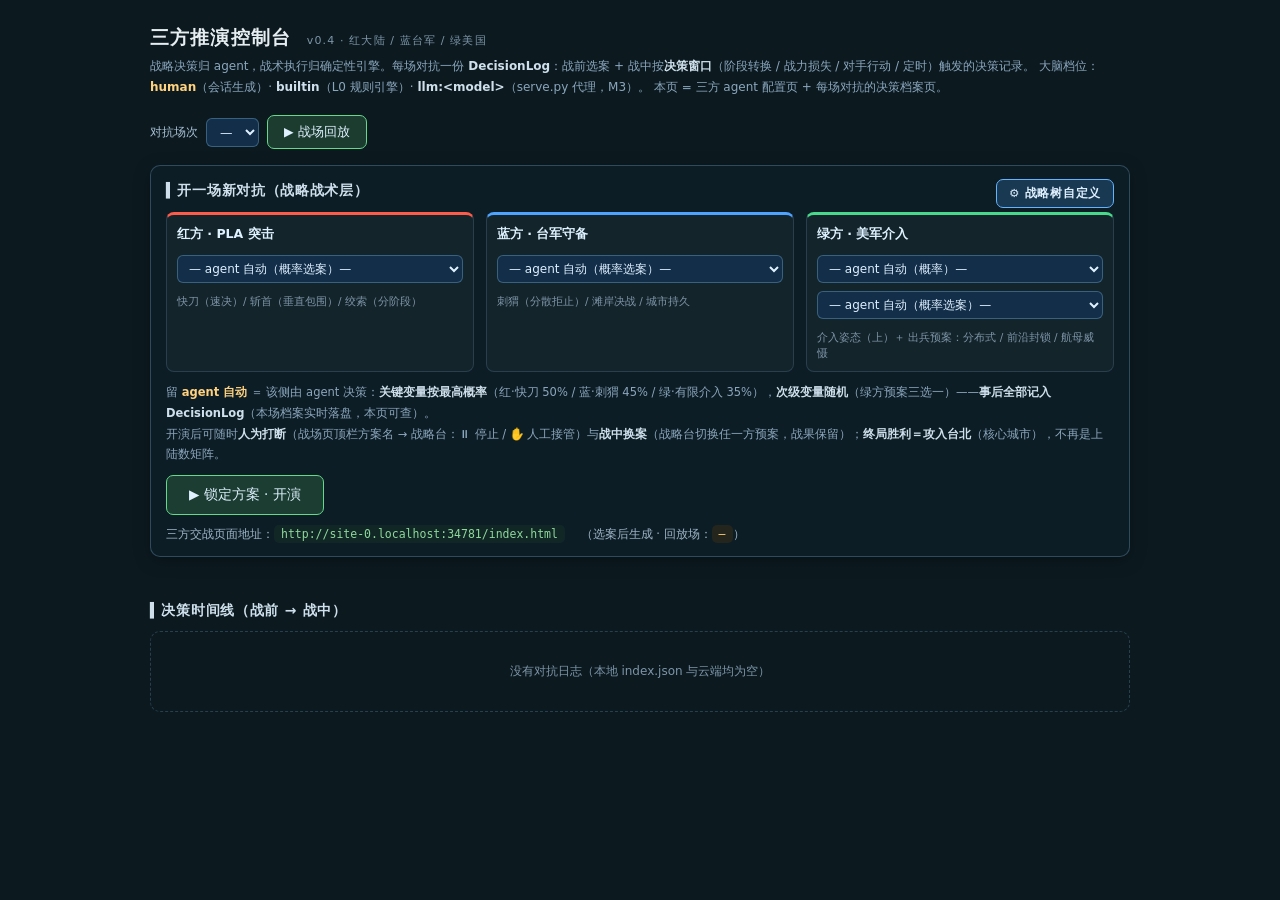
<file: wargame.html>
<!DOCTYPE html>
<html lang="zh-CN">
<head>
<meta charset="utf-8">
<meta name="viewport" content="width=device-width,initial-scale=1">
<title>苍澜群岛 · 三方推演控制台 [v0.4]</title>
<link rel="stylesheet" href="js/page.css">
<script src="js/wgcloud.js?v=1"></script>
<style>
  html,body{margin:0;min-height:100%;background:#0c1a20;font:13px/1.6 "Microsoft YaHei",system-ui,sans-serif;color:#e6eef2}
  .wrap{max-width:980px;margin:0 auto;padding:22px 18px 60px}
  h1{font-size:19px;margin:0 0 4px;letter-spacing:.06em}
  h1 .v{font-size:11px;color:#7d95a8;font-weight:400;margin-left:8px}
  .sub{font-size:12px;color:#8aa6bd;margin-bottom:18px;line-height:1.7}
  .sub b{color:#cfe0ec}

  
  .tri{display:grid;grid-template-columns:repeat(3,1fr);gap:12px;margin-bottom:20px}
  .sidecard{background:rgba(14,30,38,.95);border:1px solid rgba(120,180,220,.26);border-radius:10px;padding:12px 14px;box-shadow:0 4px 16px rgba(0,0,0,.35)}
  .sidecard.red{border-top:3px solid #ff5b4a}
  .sidecard.blue{border-top:3px solid #4da3ff}
  .sidecard.green{border-top:3px solid #48d98a}
  .sidecard h3{margin:0 0 6px;font-size:14px;display:flex;align-items:center;gap:7px}
  .dot{width:10px;height:10px;border-radius:50%;flex:none}
  .sidecard.red .dot{background:#ff5b4a}.sidecard.blue .dot{background:#4da3ff}.sidecard.green .dot{background:#48d98a}
  .kv{font-size:11.5px;color:#a9c2d6;margin:3px 0;display:flex;gap:6px}
  .kv b{color:#dff2ff;font-weight:600;flex:none}
  .kv .brain{color:#ffd27f}
  .rat{margin-top:8px;padding:8px 10px;background:rgba(255,255,255,.045);border-left:2px solid rgba(120,180,220,.4);border-radius:4px;font-size:12px;color:#cfe0ec;line-height:1.7}

  
  .tl-h{font-size:14px;font-weight:600;margin:22px 0 10px;color:#cfe0ec;letter-spacing:.05em}
  .ev{background:rgba(14,30,38,.95);border:1px solid rgba(120,180,220,.22);border-radius:10px;padding:11px 14px;margin-bottom:11px;box-shadow:0 3px 12px rgba(0,0,0,.3)}
  .ev-h{display:flex;align-items:center;gap:8px;flex-wrap:wrap;margin-bottom:6px}
  .ev-t{font-family:Consolas,monospace;font-size:11px;color:#9fc0d8;background:rgba(18,46,73,.8);padding:1px 7px;border-radius:4px}
  .ev-side{font-size:11px;padding:1px 8px;border-radius:4px;font-weight:600}
  .ev-side.red{background:rgba(255,91,74,.16);color:#ff8f7a}
  .ev-side.blue{background:rgba(77,163,255,.16);color:#8fc3ff}
  .ev-side.green{background:rgba(72,217,138,.14);color:#8fe6ae}
  .ev-lv{font-size:10.5px;color:#7d95a8;border:1px solid rgba(120,180,220,.25);padding:0 6px;border-radius:4px}
  .ev-trig{font-size:11.5px;color:#ffd27f}
  .ev-sit{font-size:12px;color:#c4d6e4;margin:6px 0;line-height:1.7}
  .opts{margin:7px 0 0;padding:0;list-style:none}
  .opts li{font-size:11.5px;color:#8aa6bd;padding:2.5px 8px;border-left:2px solid transparent}
  .opts li.sel{color:#eaf6ff;border-left-color:#ffa04d;background:rgba(255,160,77,.07);border-radius:0 4px 4px 0}
  .opts li.sel::after{content:' ✓ 决策';color:#ffa04d;font-size:10px}
  .ev-rat{margin-top:8px;padding:8px 10px;background:rgba(255,255,255,.045);border-left:2px solid #ffa04d;border-radius:4px;font-size:12px;color:#e8dcc8;line-height:1.75}
  .ev-chg{margin-top:7px;font-family:Consolas,monospace;font-size:10.5px;color:#9fd0e8;background:rgba(10,26,40,.8);border:1px solid rgba(120,180,220,.18);padding:6px 9px;border-radius:5px;white-space:pre-wrap;word-break:break-all}

  
  .pick{display:flex;gap:8px;align-items:center;flex-wrap:wrap;margin-bottom:16px}
  .pick select{background:#122e49;color:#dff0ff;border:1px solid rgba(120,180,220,.38);border-radius:6px;padding:5px 9px;font:inherit;font-size:12.5px}
  .btn{display:inline-block;background:rgba(60,140,220,.25);border:1px solid #63b3ff;color:#dff0ff;border-radius:7px;padding:6px 16px;font:inherit;font-size:12.5px;cursor:pointer;text-decoration:none}
  .btn:hover{background:rgba(60,140,220,.4)}
  .btn.go{background:rgba(72,160,90,.25);border-color:#63d98a}
  .empty{color:#7d95a8;font-size:12px;padding:30px;text-align:center;border:1px dashed rgba(120,180,220,.25);border-radius:10px}
  .outc{background:rgba(14,30,38,.95);border:1px solid rgba(255,160,77,.4);border-radius:10px;padding:12px 14px;margin-top:18px}
  .outc h3{margin:0 0 6px;font-size:13.5px;color:#ffd27f}

  
  .newg{background:rgba(14,30,38,.95);border:1px solid rgba(120,180,220,.3);border-radius:10px;padding:13px 15px;margin-bottom:20px;box-shadow:0 4px 16px rgba(0,0,0,.35)}
  .ng-grid{display:grid;grid-template-columns:repeat(3,1fr);gap:12px;margin-bottom:10px}
  .ng-side{border:1px solid rgba(120,180,220,.2);border-radius:8px;padding:9px 10px;background:rgba(255,255,255,.03)}
  .ng-side.red{border-top:3px solid #ff5b4a}
  .ng-side.blue{border-top:3px solid #4da3ff}
  .ng-side.green{border-top:3px solid #48d98a}
  .ng-side h4{margin:0 0 7px;font-size:12.5px;color:#dff2ff}
  .ng-side select{width:100%;margin:4px 0;background:#122e49;color:#dff0ff;border:1px solid rgba(120,180,220,.38);border-radius:6px;padding:5px 7px;font:inherit;font-size:12px;box-sizing:border-box}
  .ng-side .lab{font-size:10.5px;color:#7d95a8;margin-top:6px}
  .ng-note{font-size:11.5px;color:#8aa6bd;line-height:1.8;margin:4px 0 10px}
  .ng-note b{color:#cfe0ec}
  .ng-note .brain{color:#ffd27f}
  @media (max-width:720px){.ng-grid{grid-template-columns:1fr}.tri{grid-template-columns:1fr}}
</style>
</head>
<body>
<div class="wrap">
  <h1>三方推演控制台 <span class="v">v0.4 · 红大陆 / 蓝台军 / 绿美国</span></h1>
  <div class="sub">
    战略决策归 agent，战术执行归确定性引擎。每场对抗一份 <b>DecisionLog</b>：战前选案 + 战中按<b>决策窗口</b>（阶段转换 / 战力损失 / 对手行动 / 定时）触发的决策记录。
    大脑档位：<b class="brain" style="color:#ffd27f">human</b>（会话生成）· <b>builtin</b>（L0 规则引擎）· <b>llm:&lt;model&gt;</b>（serve.py 代理，M3）。
    本页 = 三方 agent 配置页 + 每场对抗的决策档案页。
  </div>

  <div class="pick">
    <label style="font-size:12px;color:#a9c2d6">对抗场次</label>
    <select id="gameSel"><option>加载中…</option></select>
    <a class="btn go" id="goBtn" href="#" title="在战场页回放本场的战前部署与战中决策注入">▶ 战场回放</a>
  </div>

  
  <div class="newg">
    <div class="tl-h" style="margin:0 0 10px">▍开一场新对抗（战略战术层）
      <a class="btn" href="preset.html" target="_blank" style="float:right;font-size:11.5px;padding:4px 12px"
         title="三方各一条独立战略树：选战略 + 定分支走向（登陆滩头/火力准备/街战强度/交战规则），保存后回到本页开演；看两图进 strategy.html">⚙ 战略树自定义</a>
    </div>
    <div class="ng-grid">
      <div class="ng-side red">
        <h4>红方 · PLA 突击</h4>
        <select id="ngRed"></select>
        <div class="lab">快刀（速决）/ 斩首（垂直包围）/ 绞索（分阶段）</div>
      </div>
      <div class="ng-side blue">
        <h4>蓝方 · 台军守备</h4>
        <select id="ngBlue"></select>
        <div class="lab">刺猬（分散拒止）/ 滩岸决战 / 城市持久</div>
      </div>
      <div class="ng-side green">
        <h4>绿方 · 美军介入</h4>
        <select id="ngPost"></select>
        <select id="ngGreen"></select>
        <div class="lab">介入姿态（上）＋ 出兵预案：分布式 / 前沿封锁 / 航母威慑</div>
      </div>
    </div>
    <div class="ng-note">
      留 <b class="brain">agent 自动</b> ＝ 该侧由 agent 决策：<b>关键变量按最高概率</b>（红·快刀 50% / 蓝·刺猬 45% / 绿·有限介入 35%），<b>次级变量随机</b>（绿方预案三选一）——<b>事后全部记入 DecisionLog</b>（本场档案实时落盘，本页可查）。<br>
      开演后可随时<b>人为打断</b>（战场页顶栏方案名 → 战略台：⏸ 停止 / ✋ 人工接管）与<b>战中换案</b>（战略台切换任一方预案，战果保留）；<b>终局胜利＝攻入台北</b>（核心城市），不再是上陆数矩阵。
    </div>
    <button class="btn go" id="ngGo" style="font-size:13.5px;padding:8px 22px">▶ 锁定方案 · 开演</button>
    
    <div class="ng-url" style="margin-top:10px;font-size:11.5px;color:#9db4c6">
      三方交战页面地址：<code id="ngUrl" style="color:#8fd89b;background:rgba(20,50,40,.5);padding:2px 7px;border-radius:5px;user-select:all">—</code>
      　（选案后生成 · 回放场：<code id="rvUrl" style="color:#ffd27f;background:rgba(60,45,20,.5);padding:2px 7px;border-radius:5px;user-select:all">—</code>）
    </div>
  </div>

  <div class="tri" id="triBox"></div>
  <div class="tl-h">▍决策时间线（战前 → 战中）</div>
  <div id="evBox"></div>
  <div id="outcBox"></div>
</div>

<script>
const SIDE_CN={red:'红方 · 大陆（PLA 突击）',blue:'蓝方 · 台军（守备）',green:'绿方 · 美国（西太前沿）'};
const POSTURE_CN={none:'观望',isr:'情报支援',limited:'有限介入',full:'全面介入'};
const TRIG_CN={phase:'阶段转换',loss:'战力损失',foe_action:'对手行动',timer:'定时复查',prewar:'战前'};
const fmtT=t=>{const m=Math.floor(t/60),s=Math.round(t%60);return 'T+'+String(m).padStart(2,'0')+':'+String(s).padStart(2,'0');};

function esc(s){return String(s==null?'':s).replace(/[&<>"]/g,c=>({'&':'&amp;','<':'&lt;','>':'&gt;','"':'&quot;'}[c]));}

function sideCard(p){
  if(!p)return '<div class="sidecard"><h3>—</h3><div class="kv">本场无该方记录</div></div>';
  const side=p.side;
  const planLine = side==='green'
    ? '<div class="kv"><b>姿态</b>'+(POSTURE_CN[p.posture]||p.posture||'—')+'</div>'
    : '<div class="kv"><b>预案</b>'+esc(p.preset||'—')+'</div>'
     +'<div class="kv"><b>执行案</b>'+esc(p.scheme||'—')+'</div>';
  return '<div class="sidecard '+side+'">'
    +'<h3><span class="dot"></span>'+SIDE_CN[side]+'</h3>'
    +'<div class="kv"><b>大脑</b><span class="brain">'+esc((WB&&WB.brains&&WB.brains[side])||'—')+'</span></div>'
    +planLine
    +'<div class="rat">'+esc(p.rationale||'（无 rationale）')+'</div>'
    +'</div>';
}

function evCard(e){
  const opts=(e.options||[]).map(o=>'<li class="'+(o.id===e.decision?'sel':'')+'">'+esc(o.n)+'</li>').join('');
  let chg='';
  if(e.changes){
    const bits=[];
    if(e.changes.DOCTRINE&&Object.keys(e.changes.DOCTRINE).length)bits.push('DOCTRINE '+JSON.stringify(e.changes.DOCTRINE));
    (e.changes.orders||[]).forEach(o=>bits.push('order '+o.op+' '+JSON.stringify(o.args||{})));
    if(bits.length)chg='<div class="ev-chg">'+esc(bits.join('\n'))+'</div>';
  }
  return '<div class="ev">'
    +'<div class="ev-h"><span class="ev-t">'+fmtT(e.t)+'</span>'
    +'<span class="ev-side '+e.side+'">'+SIDE_CN[e.side].split(' ')[0]+SIDE_CN[e.side].split(' ')[1]+'</span>'
    +'<span class="ev-lv">'+(e.level==='operational'?'战役级':'战略级')+'</span>'
    +'<span class="ev-trig">触发：'+esc((e.trigger&&e.trigger.detail)||TRIG_CN[e.trigger&&e.trigger.type]||'—')+'</span></div>'
    +'<div class="ev-sit">'+esc(e.situation||'')+'</div>'
    +(opts?'<ul class="opts">'+opts+'</ul>':'')
    +'<div class="ev-rat">'+esc(e.rationale||'（无 rationale）')+'</div>'
    +chg+'</div>';
}

let WB=null;
async function loadGame(id){
  
  const r=await fetch('data/wargames/'+encodeURIComponent(id)+'.json?v='+Date.now());
  if(r.ok)return r.json();
  if(window.WGCLOUD&&WGCLOUD.active){
    const d=await WGCLOUD.loadWg(id);
    if(d)return d;
  }
  throw new Error('日志不存在');
}

(function(){
  const sel=(id,opts)=>{ const e=document.getElementById(id); if(!e)return;
    e.innerHTML=opts.map(o=>'<option value="'+esc(o[0])+'">'+esc(o[1])+'</option>').join(''); };
  (async()=>{
    let P={red:[],blue:[],green:[]};   
    try{
      const r=await fetch('data/L5_strategy_ops.json?v='+Date.now());
      const j=await r.json(); if(j&&j.presets)P=j.presets;
    }catch(e){}
    const auto=[['','— agent 自动（概率选案）—']];
    sel('ngRed' ,auto.concat((P.red||[]).map(p=>[p.id,p.n])));
    sel('ngBlue',auto.concat((P.blue||[]).map(p=>[p.id,p.n])));
    sel('ngGreen',auto.concat((P.green||[]).map(p=>[p.id,p.n])));
    sel('ngPost',[['','— agent 自动（概率）—'],['none','观望 · 不介入'],['isr','情报支援 ISR'],
      ['limited','有限介入（岸基+空中）'],['full','全面介入（CSG+ARG）']]);
  })();
  document.getElementById('ngGo').onclick=()=>{
    location.href=ngBuildUrl();
  };
  
  function ngBuildUrl(){
    const q=new URLSearchParams();
    const rv=document.getElementById('ngRed').value;
    const bv=document.getElementById('ngBlue').value;
    const gv=document.getElementById('ngGreen').value;
    const pv=document.getElementById('ngPost').value;
    if(rv)q.set('l5red',rv);
    if(bv)q.set('l5blue',bv);
    if(gv)q.set('l5green',gv);
    if(pv)q.set('gposture',pv);
    return location.origin+'/index.html'+(q.toString()?'?'+q.toString():'');
  }
  ['ngRed','ngBlue','ngGreen','ngPost'].forEach(id=>{
    const e=document.getElementById(id);
    if(e)e.addEventListener('change',()=>{document.getElementById('ngUrl').textContent=ngBuildUrl();});
  });
  setTimeout(()=>{document.getElementById('ngUrl').textContent=ngBuildUrl();},600);
})();
function render(g){
  WB=g;
  document.getElementById('triBox').innerHTML=(g.prewar||[]).map(sideCard).join('');
  const evs=(g.events||[]).slice().sort((a,b)=>a.t-b.t);
  document.getElementById('evBox').innerHTML=evs.length?evs.map(evCard).join('')
    :'<div class="empty">本场暂无战中决策记录</div>';
  const o=g.outcome;
  document.getElementById('outcBox').innerHTML=(o&&(o.winner||o.end_phase))
    ?'<div class="outc"><h3>▍战果</h3><div class="kv">胜方 '+(o.winner?SIDE_CN[o.winner]:'—')+' · 上陆 '+o.landed+' · 终局阶段 0'+o.end_phase+' · 历时 '+Math.round((o.duration_s||0)/60)+' 分钟</div></div>'
    :'';
  document.getElementById('goBtn').href='index.html?wg='+encodeURIComponent(g.id);
  document.getElementById('rvUrl').textContent=location.origin+'/index.html?wg='+encodeURIComponent(g.id);
}

(async function(){
  const sel=document.getElementById('gameSel');
  

  let games=[];
  try{
    const r=await fetch('data/wargames/index.json?v='+Date.now());
    const idx=await r.json();
    if(idx.games)games=idx.games.slice();
  }catch(e){}
  if(window.WGCLOUD&&WGCLOUD.active){
    try{
      const cl=await WGCLOUD.listWg(50);
      if(cl){
        const seen=new Set(games.map(g=>g.id));
        cl.forEach(g=>{ if(!seen.has(g.id)){ seen.add(g.id); games.push(g); } });
      }
    }catch(e){}
  }
  games.sort((a,b)=>String(b.created||'').localeCompare(String(a.created||'')));
  try{
    if(!games.length)throw new Error('空');
    sel.innerHTML=games.map(g=>'<option value="'+esc(g.id)+'">'+esc(g.title)+'（'+esc(String(g.created||'').slice(0,10))+'）</option>').join('');
    const load=async()=>{ try{ render(await loadGame(sel.value)); }catch(e){ document.getElementById('evBox').innerHTML='<div class="empty">加载失败：'+esc(e.message)+'</div>'; } };
    sel.onchange=load;
    
    const q=new URLSearchParams(location.search).get('g');
    if(q&&games.some(x=>x.id===q)){ sel.value=q; }
    await load();
  }catch(e){
    sel.innerHTML='<option>—</option>';
    document.getElementById('evBox').innerHTML='<div class="empty">没有对抗日志（本地 index.json 与云端均为空）</div>';
  }
})();
</script>
</body>
</html>
</file>
<file: js/page.css>
:root {
  --bg: #07121c;
  --bg2: #0b1b28;
  --pnl: rgba(12, 28, 42, .92);
  --pnl2: rgba(16, 36, 53, .9);
  --line: rgba(120, 180, 220, .16);
  --line2: rgba(120, 180, 220, .30);
  --tx: #d7e6f2;
  --tx2: #8fa8bc;
  --tx3: #5f7a90;
  --ac: #4fc3d9;
  --ok: #7fd6a0;
  --warn: #ffc469;
  --bad: #ff8566;
}

body.page, body.page * { box-sizing: border-box; }

body.page {
  margin: 0;
  background:
    radial-gradient(1200px 600px at 70% -10%, rgba(30, 90, 120, .28), transparent 60%),
    radial-gradient(900px 500px at 0% 110%, rgba(20, 60, 90, .22), transparent 60%),
    var(--bg);
  color: var(--tx);
  font: 13px/1.55 -apple-system, "Segoe UI", "Microsoft YaHei", system-ui, sans-serif;
  min-height: 100vh;
}


.site-nav {
  position: sticky; top: 0; z-index: 60;
  display: flex; align-items: center; gap: 18px;
  height: 46px; padding: 0 18px;
  background: linear-gradient(180deg, rgba(9, 22, 34, .98), rgba(9, 22, 34, .88));
  border-bottom: 1px solid var(--line);
  backdrop-filter: blur(8px);
}
.sn-brand {
  font-size: 13px; letter-spacing: .06em; color: #9fc0d6;
  text-decoration: none; white-space: nowrap;
}
.sn-brand i {
  font-style: normal; font-weight: 700; color: var(--ac);
  margin-right: 2px; letter-spacing: .12em;
}
.sn-links { display: flex; gap: 2px; flex: 1; min-width: 0; overflow-x: auto; scrollbar-width: none; }
.sn-links::-webkit-scrollbar { display: none; }
.sn-links a, .sn-links .sn-cur { flex: none; }
.sn-links a, .sn-links .sn-cur {
  color: #9ab2c6; text-decoration: none; font-size: 12.5px;
  padding: 5px 11px; border-radius: 6px; white-space: nowrap;
  border: 1px solid transparent; transition: .15s;
}
.sn-links .sn-cur { cursor: default; }
.sn-links a:hover { color: #dff0fb; background: rgba(120, 180, 220, .08); }
.sn-links a.on, .sn-links .sn-cur.on {
  color: var(--ac); background: rgba(79, 195, 217, .10);
  border-color: rgba(79, 195, 217, .34);
}
.sn-links a.sn-blank i {
  font-style: normal; font-size: 9px; opacity: .5; margin-left: 3px; vertical-align: super;
}
.sn-links a.sn-blank:hover i { opacity: 1; }
.sn-side { display: flex; gap: 8px; align-items: center; }
.sn-chip {
  font-size: 11.5px; padding: 3px 9px; border-radius: 20px;
  color: var(--ac); border: 1px solid rgba(79, 195, 217, .4);
  background: rgba(79, 195, 217, .08); white-space: nowrap;
}


.side-badge {
  display: flex; align-items: center; gap: 9px;
  padding: 7px 10px 7px 8px; margin-bottom: 8px;
  border-radius: 8px; position: relative; overflow: hidden;
  background: linear-gradient(100deg, rgba(10, 26, 40, .96), rgba(12, 32, 48, .8));
  border: 1px solid rgba(120, 180, 220, .18);
  border-left: 3px solid var(--ac);
}
.sb-glyph {
  font-style: normal; font-size: 16px; color: var(--ac);
  width: 26px; height: 26px; display: grid; place-items: center;
  border-radius: 6px; background: color-mix(in srgb, var(--ac) 16%, transparent);
  border: 1px solid color-mix(in srgb, var(--ac) 45%, transparent);
}
.sb-txt { display: flex; flex-direction: column; line-height: 1.25; min-width: 0; }
.sb-txt b { font-size: 13.5px; color: var(--ac); letter-spacing: .04em; }
.sb-txt span { font-size: 10.5px; color: #8fa8bc; white-space: nowrap; overflow: hidden; text-overflow: ellipsis; }
.sb-phase {
  margin-left: auto; font-style: normal; font-size: 10px; letter-spacing: .08em;
  color: #9ab2c6; padding: 2px 7px; border-radius: 4px;
  background: rgba(120, 180, 220, .10); white-space: nowrap;
}


#gtip {
  position: fixed; z-index: 999; max-width: 330px; display: none;
  padding: 9px 12px; border-radius: 8px; font-size: 12px; line-height: 1.6;
  background: rgba(8, 20, 31, .97); color: #cfe2f0;
  border: 1px solid var(--line2); box-shadow: 0 10px 30px rgba(0, 0, 0, .55);
}
#gtip.on { display: block; }
#gtip b { color: #7fd6ff; }
#gtip em { font-style: normal; color: #8fa8bc; }


.code-note {
  cursor: help; border-bottom: 1px dashed rgba(160, 200, 230, .55);
  padding-bottom: 1px;
}
.code-note::after {
  content: "ⓘ"; font-size: 9px; margin-left: 3px; opacity: .7;
  vertical-align: super;
}


.page-wrap { max-width: 1560px; margin: 0 auto; padding: 18px 20px 60px; }
.page-head { display: flex; align-items: flex-end; gap: 14px; margin: 6px 0 16px; flex-wrap: wrap; }
.page-head h1 { margin: 0; font-size: 21px; font-weight: 650; letter-spacing: .04em; }
.page-head .ph-sub { color: var(--tx2); font-size: 12.5px; }
.page-head .ph-sp { flex: 1; }
.ph-tabs { display: flex; gap: 6px; }
.ph-tabs button {
  font: inherit; font-size: 12.5px; padding: 6px 14px; cursor: pointer;
  color: #9ab2c6; background: rgba(120, 180, 220, .06);
  border: 1px solid var(--line); border-radius: 7px; transition: .15s;
}
.ph-tabs button:hover { color: #dff0fb; border-color: var(--line2); }
.ph-tabs button.on {
  color: var(--ac); background: rgba(79, 195, 217, .12);
  border-color: rgba(79, 195, 217, .45);
}
.panel-x {
  background: var(--pnl); border: 1px solid var(--line); border-radius: 10px;
  padding: 14px 16px;
}
.card-grid { display: grid; gap: 12px; }


.fl-layout { display: grid; grid-template-columns: 300px 1fr; gap: 14px; align-items: start; }
.fl-groups { display: flex; flex-direction: column; gap: 8px; }
.fl-g {
  text-align: left; font: inherit; cursor: pointer; padding: 10px 12px;
  background: var(--pnl2); border: 1px solid var(--line); border-radius: 9px;
  border-left: 3px solid transparent; transition: .15s; color: var(--tx);
}
.fl-g:hover { border-color: var(--line2); background: rgba(22, 46, 66, .95); }
.fl-g.on {
  border-left-color: var(--ac); background: rgba(79, 195, 217, .10);
  box-shadow: inset 0 0 0 1px rgba(79, 195, 217, .18);
}
.fl-g b { display: block; font-size: 13.5px; margin-bottom: 2px; }
.fl-g small { color: var(--tx2); font-size: 11px; display: block; }
.fl-g .fl-n { float: right; font-size: 11px; color: var(--ac); font-weight: 600; }
.fl-g p { margin: 6px 0 0; font-size: 11.5px; color: #9fb6c8; line-height: 1.5; }

table.tbl { width: 100%; border-collapse: collapse; font-size: 12.5px; }
table.tbl th {
  text-align: left; font-weight: 500; color: var(--tx2); font-size: 11.5px;
  padding: 7px 10px; border-bottom: 1px solid var(--line2); white-space: nowrap;
  position: sticky; top: 46px; background: #0c1e2b; z-index: 2;
}
table.tbl td { padding: 8px 10px; border-bottom: 1px solid rgba(120, 180, 220, .08); vertical-align: top; }
table.tbl tbody tr { cursor: pointer; transition: .12s; }
table.tbl tbody tr:hover { background: rgba(79, 195, 217, .07); }
table.tbl .tname { font-weight: 600; }
table.tbl .tsub { color: var(--tx2); font-size: 11px; }
.tagc {
  display: inline-block; font-size: 10.5px; padding: 1px 6px; border-radius: 4px;
  border: 1px solid var(--line2); color: var(--tx2); margin-right: 4px;
}
.conf { font-size: 10.5px; padding: 1px 5px; border-radius: 3px; font-weight: 600; }
.conf.A { color: #7fd6a0; background: rgba(127, 214, 160, .12); }
.conf.B { color: #ffc469; background: rgba(255, 196, 105, .12); }
.conf.C { color: #ff9d85; background: rgba(255, 133, 102, .12); }


.ut-layout { display: grid; grid-template-columns: 260px 1fr 340px; gap: 14px; align-items: start; }
.ut-list { max-height: calc(100vh - 140px); overflow: auto; display: flex; flex-direction: column; gap: 4px; }
.ut-list .ut-g { font-size: 10.5px; letter-spacing: .1em; color: var(--tx2); padding: 10px 8px 4px; }
.ut-item {
  text-align: left; font: inherit; cursor: pointer; padding: 7px 10px; border-radius: 7px;
  background: transparent; border: 1px solid transparent; color: var(--tx);
  display: flex; gap: 8px; align-items: center; transition: .12s;
}
.ut-item:hover { background: rgba(120, 180, 220, .07); }
.ut-item.on { background: rgba(79, 195, 217, .12); border-color: rgba(79, 195, 217, .35); }
.ut-item i { font-style: normal; font-size: 10px; color: var(--tx2); width: 34px; flex: none; }
.ut-item span { font-size: 12.5px; }


.ut-th {
  width: 40px; height: 26px; object-fit: contain; flex: none;
  background: linear-gradient(160deg, rgba(40, 70, 95, .5), rgba(14, 30, 44, .6));
  border: 1px solid var(--line); border-radius: 4px; padding: 1px;
}
.ut-thn {
  display: grid; place-items: center; font-size: 12px; font-weight: 700;
  color: var(--ac); background: color-mix(in srgb, var(--ac) 10%, transparent);
}


.uh-tabs { position: absolute; right: 10px; top: 9px; display: flex; gap: 5px; z-index: 3; }
.uh-tabs button {
  font: inherit; font-size: 11px; padding: 3px 9px; cursor: pointer; border-radius: 6px;
  color: #9ab2c6; background: rgba(8, 20, 31, .8); border: 1px solid var(--line); transition: .12s;
}
.uh-tabs button:hover { color: #dff0fb; border-color: var(--line2); }
.uh-tabs button.on { color: var(--ac); border-color: color-mix(in srgb, var(--ac) 55%, transparent); background: color-mix(in srgb, var(--ac) 12%, rgba(8, 20, 31, .8)); }
#uhImg {
  position: absolute; inset: 0; width: 100%; height: 100%; display: none;
  object-fit: contain; background:
    radial-gradient(700px 320px at 60% 30%, rgba(30, 70, 100, .35), transparent 70%),
    linear-gradient(160deg, rgba(18, 44, 64, .9), rgba(8, 20, 30, .95));
}

.ut-hero {
  border-radius: 10px; border: 1px solid var(--line); overflow: hidden;
  background: linear-gradient(160deg, rgba(18, 44, 64, .9), rgba(8, 20, 30, .95));
  position: relative; height: 300px;
}
.ut-hero canvas { display: block; width: 100%; height: 100%; }
.ut-hero .uh-label {
  position: absolute; left: 14px; top: 12px; font-size: 11px; color: var(--tx2); letter-spacing: .1em;
}
.ut-hero .uh-none {
  position: absolute; inset: 0; display: grid; place-items: center; color: var(--tx2); font-size: 12.5px;
  text-align: center; padding: 20px;
}
.ut-spec { display: grid; grid-template-columns: repeat(auto-fit, minmax(150px, 1fr)); gap: 8px; margin-top: 12px; }
.ut-kv { background: rgba(120, 180, 220, .05); border: 1px solid var(--line); border-radius: 8px; padding: 8px 10px; }
.ut-kv span { display: block; font-size: 10.5px; color: var(--tx2); margin-bottom: 2px; }
.ut-kv b { font-size: 15px; font-weight: 650; color: #e4f3ff; }
.ut-kv small { color: var(--tx2); font-size: 10.5px; margin-left: 3px; }
.ut-sec { margin-top: 16px; }
.ut-sec h3 { font-size: 12px; letter-spacing: .1em; color: var(--ac); margin: 0 0 8px; font-weight: 600; }
.src-list { display: flex; flex-direction: column; gap: 7px; }
.src-list a, .src-list div {
  display: block; font-size: 11.5px; color: #a8c2d6; text-decoration: none;
  padding: 7px 9px; border-radius: 6px; background: rgba(120, 180, 220, .05);
  border-left: 2px solid var(--line2); line-height: 1.5;
}
.src-list a:hover { color: #7fd6ff; border-left-color: var(--ac); }
.src-list .sl-meta { color: var(--tx2); font-size: 10.5px; }


body.plan-mode { overflow: hidden; }
#planboard.pb-page {
  position: static !important; inset: auto !important; display: block !important;
  background: none !important; padding: 0 !important; backdrop-filter: none !important;
  height: calc(100vh - 46px); overflow: auto;
}


#planboard.pb-page .pb-wrap {
  position: relative; inset: auto; top: auto; left: auto; right: auto; bottom: auto;
  width: 100%; max-width: none; height: 100%; max-height: none;
  border-radius: 0; border: none; background: transparent; box-shadow: none;
}
#planboard.pb-page .pb-head { border-radius: 0; }
#planboard.pb-page .pb-body {
  padding: 16px 20px; gap: 16px;
  grid-template-columns: 400px 1fr !important;
}
#planboard.pb-page .pb-cell { padding: 14px 0 !important; }
#planboard.pb-page .pb-cell b { font-size: 19px !important; }
#planboard.pb-page .pb-close-x,
#planboard.pb-page #pbClose { display: none; }
#pbOpen.pb-hidden { display: none !important; }

@media (max-width: 1200px) {
  .ut-layout { grid-template-columns: 220px 1fr; }
  .ut-layout > aside:last-child { grid-column: 1 / -1; }
  .fl-layout { grid-template-columns: 240px 1fr; }
}
@media (max-width: 900px) {
  .sn-links { overflow-x: auto; }
  .fl-layout, .ut-layout { grid-template-columns: 1fr; }
  #planboard.pb-page .pb-body { grid-template-columns: 1fr !important; }
}


.hud-entry a {
  color: #9ab2c6; text-decoration: none; padding: 3px 8px; border-radius: 5px;
  background: rgba(120, 180, 220, .07); border: 1px solid var(--line);
  transition: .15s; white-space: nowrap;
}
.hud-entry a:hover { color: var(--ac); border-color: rgba(79, 195, 217, .45); background: rgba(79, 195, 217, .10); }


.pb-back {
  margin-left: 10px; font-size: 11.5px; color: #9ab2c6; text-decoration: none;
  padding: 2px 8px; border-radius: 5px; border: 1px solid var(--line);
}
.pb-back:hover { color: var(--ac); border-color: rgba(79, 195, 217, .45); }
a.sn-chip { text-decoration: none; }
a.sn-chip.on { background: rgba(79, 195, 217, .2); border-color: var(--ac); color: #eaf7ff; }
a.sn-chip.ghost { color: #9ab2c6; border-color: var(--line); background: transparent; }


.side-legend { display: flex; gap: 6px; flex-wrap: wrap; margin: 2px 0 8px; }
.sl-row {
  display: flex; align-items: center; gap: 5px;
  font-size: 11px; padding: 2px 8px; border-radius: 6px; border: 1px solid;
  line-height: 1.5;
}
.sl-row i { font-style: normal; font-size: 11px; line-height: 1; }
.sl-row b { font-size: 12px; font-variant-numeric: tabular-nums; }
.sl-self, .sl-blue { color: #bfeefb; border-color: rgba(79, 195, 217, .42); background: rgba(79, 195, 217, .10); }
.sl-blue i, .sl-self i { color: #6fd8f0; }
.sl-foe, .sl-red { color: #ffd2c0; border-color: rgba(255, 122, 77, .48); background: rgba(255, 122, 77, .10); }
.sl-red i, .sl-foe i { color: #ff8f60; }


.ut-combat { margin-top: 14px; padding-top: 12px; border-top: 1px dashed rgba(120,170,200,.24); }
.uc-h { font-size: 11px; letter-spacing: .06em; color: var(--ac); margin-bottom: 8px; }
.uc-h small { font-size: 10px; color: var(--tx3); letter-spacing: 0; margin-left: 6px; }
.uc-grid { display: grid; grid-template-columns: repeat(auto-fit, minmax(128px, 1fr)); gap: 8px; }
.uc-cell { background: rgba(79, 195, 217, .06); border: 1px solid rgba(79, 195, 217, .20);
  border-radius: 8px; padding: 8px 10px; }
.uc-cell span { display: block; font-size: 10.5px; color: var(--tx2); margin-bottom: 3px; }
.uc-cell b { font-size: 17px; font-weight: 650; color: #e4f3ff;
  font-family: "Cascadia Mono", Consolas, monospace; line-height: 1.2; }
.uc-cell i { display: block; font-style: normal; font-size: 9.5px; color: var(--tx3); margin-top: 2px; }
.uc-verdict { margin-top: 9px; font-size: 11.5px; line-height: 1.7; color: #a9bfd0;
  background: rgba(120, 180, 220, .05); border-left: 2px solid rgba(79, 195, 217, .45);
  border-radius: 5px; padding: 7px 10px; }
.uc-verdict b { color: #cdeaf8; }






#top .mrow { display: flex; align-items: center; gap: 7px; margin: 3px 0; }
#top .mk   { flex: 0 0 30px; font-size: 11px; color: #8fb0c8; letter-spacing: .05em; }
#top .mbar { flex: 1 1 auto; height: 5px; border-radius: 3px;
             background: rgba(255,255,255,.10); overflow: hidden; }
#top .mbar > u { display: block; height: 100%; width: 0; background: #63b3ff;
                 border-radius: 3px; transition: width .3s linear; text-decoration: none; }
#top .mbar.rd > u { background: #ff7a5c; }
#top .mbar.gr > u { background: #6fdc9a; }
#top .mrow b { flex: 0 0 auto; min-width: 34px; text-align: right; font-size: 11.5px;
               font-weight: 600; color: #dce8f2; font-variant-numeric: tabular-nums; }
#top .mrow .mv { flex: 1 1 auto; text-align: right; font-size: 11.5px; color: #cfe0ec; }
#top .mrow .mv b { min-width: 0; }
#top .mlegend { font-size: 10px; color: #8fb4c8; letter-spacing: .04em; margin: 1px 0 4px; }
#top #planTag { font-size: 11px; color: #ffc79a; margin-top: 3px; white-space: nowrap; overflow: hidden; text-overflow: ellipsis; }  
#top #clock { font-size: 11px; color: #a09080; }
#top #intelRow { font-size: 10.5px; color: #8fb4c8; margin-top: 3px; line-height: 1.5; }






#campbar {
  

  position: fixed; bottom: 10px; right: calc(min(300px, 36vw) + 28px);
  z-index: 11; display: flex; align-items: center; gap: 8px;
  width: min(600px, 46vw);
  background: rgba(9, 24, 39, .86); border: 1px solid rgba(120, 180, 220, .26);
  border-radius: 9px; padding: 5px 10px; font: 11px/1.4 inherit; color: #cfe0ec;
  box-shadow: 0 4px 16px rgba(0, 0, 0, .35);
}
#campbar #ppBtn {
  flex: 0 0 auto; width: 24px; height: 20px; padding: 0; cursor: pointer;
  border-radius: 5px; border: 1px solid rgba(120, 180, 220, .38);
  background: rgba(18, 46, 73, .85); color: #dce8f2; font-size: 11px; line-height: 1;
}
#campbar #ppBtn:hover { background: #1b466b; }

#campbar #sfxBtn.sndBtn {
  flex: 0 0 auto; height: 20px; padding: 0 7px; cursor: pointer; font-size: 10px;
  border-radius: 5px; border: 1px solid rgba(120, 180, 220, .38);
  background: rgba(18, 46, 73, .85); color: #cfe8f5; line-height: 1; white-space: nowrap;
}
#campbar #sfxBtn.sndBtn:hover { background: #1b466b; }
#campbar #sfxBtn.sndBtn.off { color: #7e93a5; border-color: rgba(120, 180, 220, .18); background: rgba(12, 28, 44, .7); }
#campClock { flex: 0 0 auto; color: #9fc0d8; font-variant-numeric: tabular-nums; letter-spacing: .02em; }


#campTrack {
  position: relative; flex: 1 1 auto; height: 11px; border-radius: 6px; overflow: hidden;
  background: linear-gradient(90deg, #10233a 0%, #0d1e30 100%);
  cursor: pointer; touch-action: none;
}
#campTrack > u {
  position: absolute; left: 0; top: 0; bottom: 0; width: 0;
  background: linear-gradient(90deg, #2e6da8 0%, #8fd0ff 100%);
  border-radius: 6px 0 0 6px; transition: width .4s linear;
}
#campTrack > i {
  position: absolute; top: 0; bottom: 0; left: 24%; width: 3px;
  background: #9fd6ef; box-shadow: 0 0 7px rgba(159, 214, 239, .9);
  transform: translateX(-1.5px); border-radius: 2px;
}
#campSpd { flex: 0 0 34px; text-align: right; color: #9fd6ef; font-variant-numeric: tabular-nums; }


#campTrack > #campTime { background: linear-gradient(90deg, #16283c 0%, #2a3f72 100%); border-radius: 6px 0 0 6px; }
#campBlue { background: linear-gradient(90deg, #8f3a24 0%, #e0603c 55%, #f0a05a 100%); }


.pn-h.tgl { cursor: pointer; }
.pn-h.tgl b::before { content: '▸ '; color: #6d90aa; }
.pn-h.tgl.open b::before { content: '▾ '; }
.folded > :not(.pn-h) { display: none !important; }
.folded { min-height: 0 !important; flex: 0 0 auto !important; overflow: hidden !important; }


#cmdbar .csel {
  background: rgba(18, 46, 73, .85); border: 1px solid rgba(120, 180, 220, .35);
  color: #dce8f2; border-radius: 5px; padding: 2px 5px; cursor: pointer; outline: none;
  font: 11px/1.5 inherit; -webkit-appearance: none; appearance: none;
  background-image: linear-gradient(45deg, transparent 50%, #8fb0c8 50%),
                    linear-gradient(135deg, #8fb0c8 50%, transparent 50%);
  background-position: right 8px center, right 4px center;
  background-size: 4px 4px, 4px 4px; background-repeat: no-repeat;
  padding-right: 17px;
}
#cmdbar .csel:hover { background-color: #1b466b; }
</file>
<file: js/planboard.css>
#pbOpen{position:fixed;right:14px;top:96px;z-index:60;padding:7px 12px;font:600 12px/1 "Microsoft YaHei",system-ui;
  color:#dff3ff;background:rgba(10,26,42,.82);border:1px solid rgba(120,190,220,.45);border-radius:8px;
  cursor:pointer;backdrop-filter:blur(6px);letter-spacing:.5px}
#pbOpen:hover{background:rgba(20,48,72,.95);border-color:var(--pb-ac,#4fc3d9)}
#planboard{position:fixed;inset:0;z-index:200;display:none;background:rgba(4,10,18,.72);backdrop-filter:blur(3px)}
#planboard.show{display:block}
#planboard .pb-wrap{position:absolute;inset:18px;display:flex;flex-direction:column;
  background:linear-gradient(160deg,rgba(9,20,32,.985),rgba(12,26,40,.985));
  border:1px solid rgba(120,190,220,.28);border-radius:14px;box-shadow:0 24px 80px rgba(0,0,0,.6);overflow:hidden;
  font:13px/1.5 "Microsoft YaHei",system-ui;color:#cfe0ee}
#planboard .pb-head{display:flex;align-items:center;gap:14px;padding:12px 16px;border-bottom:1px solid rgba(120,190,220,.16);
  background:linear-gradient(90deg,rgba(79,195,217,.10),transparent)}
#planboard .pb-title{font-size:16px;letter-spacing:1px}
#planboard .pb-title b{color:#eaf6ff}
#planboard .pb-side{font-size:12px;color:var(--pb-ac,#4fc3d9);margin-left:10px;opacity:.9}
#planboard .pb-status{margin-left:auto;display:flex;gap:8px}
#planboard .pill{font-size:11px;padding:3px 9px;border-radius:20px;border:1px solid rgba(160,190,210,.28);color:#9fb4c4}
#planboard .pill.ok{border-color:rgba(120,220,160,.6);color:#8fd6a8;background:rgba(60,140,90,.16)}
#planboard .pill.dim{opacity:.55}
#planboard .pill.live{border-color:rgba(255,180,90,.6);color:#ffc879;background:rgba(150,90,20,.18)}
#planboard .pb-x{background:none;border:none;color:#8fa4b6;font-size:16px;cursor:pointer;padding:2px 6px}
#planboard .pb-x:hover{color:#fff}
#planboard .pb-body{flex:1;display:grid;grid-template-columns:minmax(360px,420px) 1fr;gap:14px;padding:14px 16px;min-height:0}
#planboard .pb-left{overflow:auto;padding-right:4px}
#planboard .pb-sec-t{font-size:11px;color:#8fa4b6;letter-spacing:1px;margin:2px 0 8px}
#planboard .pb-card{display:block;width:100%;text-align:left;margin-bottom:9px;padding:10px 12px;cursor:pointer;
  background:rgba(16,34,52,.72);border:1px solid rgba(120,170,200,.2);border-radius:10px;color:#cfe0ee;
  transition:.14s;position:relative}
#planboard .pb-card:hover{border-color:rgba(120,200,230,.5);background:rgba(22,46,68,.9)}
#planboard .pb-card.on{border-color:var(--pb-ac,#4fc3d9);box-shadow:0 0 0 1px rgba(79,195,217,.35),0 6px 22px rgba(0,0,0,.35);
  background:linear-gradient(180deg,rgba(30,66,94,.95),rgba(18,38,58,.95))}
#planboard .pb-card-h{display:flex;align-items:center;gap:7px;flex-wrap:wrap}
#planboard .pb-card-h b{font-size:14px;color:#eaf6ff}
#planboard .pb-card-h code{font-size:10px;color:#7f97a8;letter-spacing:.5px}
#planboard .pb-style{font-size:10px;padding:1px 7px;border-radius:4px;border:1px solid;white-space:nowrap}
#planboard .st-aggressive{color:#ff9a7a;border-color:rgba(255,120,90,.5);background:rgba(150,50,30,.18)}
#planboard .st-conservative{color:#8fd6a8;border-color:rgba(120,210,160,.5);background:rgba(40,110,70,.18)}
#planboard .st-unorthodox{color:#c9a4ff;border-color:rgba(170,130,255,.5);background:rgba(80,50,140,.18)}
#planboard .st-balanced{color:#7fd0f0;border-color:rgba(110,200,240,.5);background:rgba(30,90,130,.18)}
#planboard .pb-tag{margin-top:5px;font-size:12px;color:#b9cede}
#planboard .pb-doc{margin-top:4px;font-size:11px;color:#8aa4b8;line-height:1.45}
#planboard .pb-est{display:flex;gap:16px;margin-top:7px;font-size:11.5px;color:#9fb4c4}
#planboard .pb-est b{color:#eaf6ff;font-size:13px}
#planboard .pb-est small{color:#7f97a8}
#planboard .pb-pw b{color:#ffd479}
#planboard .pb-risk{margin-left:auto;font-size:10px;color:#8fa4b6;white-space:nowrap}
#planboard .rk-high{color:#ff9a7a}#planboard .rk-medium{color:#ffd479}#planboard .rk-low{color:#8fd6a8}
#planboard .pb-right{display:flex;flex-direction:column;min-height:0;overflow:auto}
#planboard .pb-mtx-head{display:flex;justify-content:space-between;align-items:flex-start;gap:12px;font-size:11px;color:#8fa4b6;margin-bottom:7px}
#planboard .pb-mtx-t b{display:block;font-size:12px;color:#cfe2f0;font-weight:600;margin-bottom:3px}
#planboard .pb-mtx-t small{display:block;font-size:10.5px;line-height:1.55;color:#7d95a8;max-width:560px}
#planboard .pb-mtx-t .ax-self,#planboard .pb-mtx-t .ax-foe{display:inline-block;font-style:normal;font-size:9.5px;
  border-radius:3px;padding:0 4px;margin-right:5px;letter-spacing:.02em}
#planboard .pb-mtx-t .ax-self{color:#04202c;background:#4fc3d9}
#planboard .pb-mtx-t .ax-foe{color:#2a0f06;background:#ff9a6a;margin-left:8px}
#planboard .pb-legend i{display:inline-block;width:12px;height:9px;border-radius:2px;margin:0 3px 0 10px;vertical-align:middle}
#planboard .lg0{background:#2f6b4a}#planboard .lg1{background:#5a7a3c}#planboard .lg2{background:#8a6a30}#planboard .lg3{background:#8c3a30}
#planboard .pb-mtx{display:grid;grid-template-columns:104px repeat(4,1fr);grid-auto-rows:minmax(52px,auto);gap:5px;font-size:11px;flex:0 0 auto}
#planboard .pb-mtx-corner{display:flex;flex-direction:column;justify-content:center;gap:1px;line-height:1.2}
#planboard .pb-mtx-corner b{font-size:10.5px;font-weight:600;color:var(--pb-ac,#4fc3d9)}
#planboard .pb-mtx-corner span{font-size:9px;color:#5f7a90;letter-spacing:.04em}

#planboard .pb-mtx-axis{display:flex;align-items:center;gap:6px;margin:0 0 5px 0;padding:3px 8px;
  border-radius:5px;font-size:10.5px;color:#c9dbe8;background:rgba(255,255,255,.045);
  border-left:2px solid var(--pb-ac,#4fc3d9)}
#planboard .pb-mtx-axis b{color:var(--pb-ac,#4fc3d9);font-weight:600;flex:none}
#planboard .pb-mtx-axis span{margin-left:auto;color:#6f8798;font-size:9.5px}
#planboard .pb-mtx-col{text-align:center;padding:4px 0;color:#9fb4c4;background:rgba(16,34,52,.7);border-radius:6px;cursor:pointer;border:1px solid transparent}
#planboard .pb-mtx-col.on{color:#eaf6ff;border-color:rgba(150,200,230,.5)}
#planboard .pb-mtx-row{display:flex;align-items:center;color:#b6cbdb;padding-left:6px;line-height:1.3;font-size:10.5px;
  border-left:2px solid var(--pb-ac,#4fc3d9);opacity:.72;cursor:pointer}
#planboard .pb-mtx-row.on{color:#eaf8ff;opacity:1;background:rgba(255,255,255,.05)}
#planboard .pb-mtx-col{line-height:1.3;font-size:10.5px}
#planboard .pb-cell{position:relative;display:flex;flex-direction:column;align-items:center;justify-content:center;padding:6px 0;border-radius:7px;
  cursor:pointer;border:1px solid rgba(255,255,255,.06);transition:.12s}
#planboard .pb-cell b{font-size:14px;color:#fff;line-height:1.1}
#planboard .pb-cell small{font-size:9.5px;color:rgba(255,255,255,.66)}
#planboard .pb-cell.c0{background:rgba(47,107,74,.55)}
#planboard .pb-cell.c1{background:rgba(90,122,60,.55)}
#planboard .pb-cell.c2{background:rgba(138,106,48,.58)}
#planboard .pb-cell.c3{background:rgba(140,58,48,.62)}
#planboard .pb-cell:hover{filter:brightness(1.18)}
#planboard .pb-cell.cur{outline:2px solid var(--pb-ac,#4fc3d9);outline-offset:1px}
#planboard .pb-detail{margin-top:10px;padding:10px 12px;background:rgba(14,30,46,.75);border:1px solid rgba(120,170,200,.18);border-radius:10px}
#planboard .pb-det-h{font-size:13px;color:#eaf6ff;display:flex;align-items:center;gap:8px}
#planboard .pb-vs{color:#7f97a8;font-size:11px}
#planboard .pb-det-g{display:grid;grid-template-columns:repeat(4,1fr);gap:10px;margin-top:8px}
#planboard .pb-det-g>div{display:flex;flex-direction:column;gap:1px}
#planboard .pb-det-g span{font-size:10.5px;color:#8fa4b6}
#planboard .pb-det-g b{font-size:15px;color:#eaf6ff}
#planboard .pb-det-g small{font-size:10px;color:#7f97a8}
#planboard .pb-det-f{margin-top:8px;display:grid;grid-template-columns:1fr 1fr;gap:10px;font-size:11px;line-height:1.45}
#planboard .pb-det-f .up{color:#a8d8bc}#planboard .pb-det-f .dn{color:#e8b0a0}
#planboard .pb-det-f i{font-style:normal;margin-right:4px;opacity:.8}
#planboard .pb-note{font-size:10.5px;color:#6f8798;margin:8px 0 0;line-height:1.5}
#planboard .pb-foot{display:flex;align-items:center;gap:16px;padding:10px 16px;border-top:1px solid rgba(120,190,220,.16);
  background:linear-gradient(0deg,rgba(79,195,217,.07),transparent)}
#planboard .pb-lb{font-size:11px;color:#8fa4b6;margin-right:6px}
#planboard .pb-mode{padding:6px 14px;margin-right:6px;font:600 12px/1 "Microsoft YaHei";cursor:pointer;
  background:rgba(18,38,58,.9);color:#9fb4c4;border:1px solid rgba(120,170,200,.28);border-radius:7px}
#planboard .pb-mode.on{color:#04121e;background:var(--pb-ac,#4fc3d9);border-color:var(--pb-ac,#4fc3d9)}
#planboard .pb-hint{font-size:11px;color:#7f97a8}
#planboard .pb-actions{margin-left:auto;display:flex;gap:8px}
#planboard .pb-btn{padding:8px 16px;font:600 12.5px/1 "Microsoft YaHei";cursor:pointer;border-radius:8px;
  background:rgba(24,50,72,.95);color:#cfe0ee;border:1px solid rgba(120,170,200,.32)}
#planboard .pb-btn:hover{border-color:rgba(160,220,240,.6)}
#planboard .pb-btn.primary{background:linear-gradient(180deg,#2f8fa8,#1d6d84);border-color:#4fc3d9;color:#eaf9ff}
#planboard .pb-btn.primary:disabled{opacity:.35;cursor:not-allowed}
#planboard .pb-btn.ghost{background:transparent;color:#8fa4b6}
#planboard .pb-btn.warn{background:linear-gradient(180deg,#a8621f,#7d4413);border-color:#d08a3a;color:#ffe9cf}
@media (max-width:1180px){#planboard .pb-body{grid-template-columns:1fr}#planboard .pb-mtx{grid-template-columns:70px repeat(4,1fr)}}


#planboard .pb-num{width:17px;height:17px;flex:none;display:grid;place-items:center;border-radius:4px;
  font:700 10.5px/1 "Microsoft YaHei";color:#04202c;background:var(--pb-ac,#4fc3d9);opacity:.9}
#planboard .pb-sec-h{float:right;font-size:10px;color:#5f7a90;letter-spacing:0}
#planboard .pb-m-hint{margin-top:6px;font-size:10.5px;color:#607b90}
#planboard .pb-card.on .pb-m-hint{color:#7fa6bd}
#planboard .pb-more{margin-top:8px;padding-top:8px;border-top:1px dashed rgba(120,170,200,.26);
  font-size:11.5px;line-height:1.6;text-align:left;cursor:default}
#planboard .pb-m-k{display:inline-block;margin-right:6px;font-size:10px;color:#04202c;
  background:rgba(150,200,225,.85);border-radius:3px;padding:0 5px;letter-spacing:.3px}
#planboard .pb-m-intro{color:#b7cddd}
#planboard .pb-m-grid{display:grid;grid-template-columns:1fr 1fr;gap:9px;margin-top:8px}
#planboard .pm-col b{display:block;font-size:10.5px;letter-spacing:.05em;margin-bottom:3px}
#planboard .pm-pro b{color:#8fd6a8}
#planboard .pm-con b{color:#ff9a7a}
#planboard .pm-col ul{margin:0;padding:0;list-style:none}
#planboard .pm-col li{position:relative;padding-left:9px;margin-bottom:3px;color:#a6bccd;font-size:11px;line-height:1.5}
#planboard .pm-col li::before{content:"·";position:absolute;left:0;color:#7f97a8}
#planboard .pb-m-risk{margin-top:8px;padding:5px 8px;border-radius:5px;font-size:11px;line-height:1.5;
  color:#efc3b2;background:rgba(255,110,70,.10);border-left:2px solid rgba(255,140,100,.75)}
#planboard .pb-m-risk b{color:#ff9a7a;margin-right:6px;font-weight:600}
#planboard .pb-m-when{margin-top:6px;font-size:11px;color:#9fb8cc}
#planboard .pb-m-when b,.pb-m-doc b{color:#7fd0f0;margin-right:6px;font-weight:600}
#planboard .pb-m-doc{margin-top:4px;font-size:10.5px;color:#88a2b6;line-height:1.5}


#planboard .pb-det-risk{margin-top:7px;padding:5px 8px;border-radius:5px;font-size:11px;line-height:1.5;
  color:#efc3b2;background:rgba(255,110,70,.10);border-left:2px solid rgba(255,140,100,.7)}
#planboard .pb-det-risk b{color:#ff9a7a;margin-right:6px}
#planboard .pb-det-foe{margin-top:6px;font-size:11px;color:#8fa8bc}
#planboard .pb-det-foe b{color:#7fd0f0;margin-right:6px}

#planboard .pb-mtx-sum{display:flex;flex-wrap:wrap;align-items:center;gap:6px 12px;margin-top:7px;
  padding:5px 9px;border-radius:6px;font-size:10.5px;line-height:1.5;
  background:rgba(255,255,255,.04);border:1px solid rgba(120,170,200,.16)}
#planboard .pb-mtx-sum>b{color:#7d95a8;font-weight:600;flex:none;letter-spacing:.06em}
#planboard .pb-mtx-sum .ms-item{color:#b6cbdb}
#planboard .pb-mtx-sum .ms-item i{font-style:normal;color:#7d95a8;margin-left:5px;font-size:10px}
#planboard .pb-mtx-sum .ms-good b,#planboard .pb-mtx-sum .ms-good{color:#9ad9ae}
#planboard .pb-mtx-sum .ms-bad{color:#ffab8b}
#planboard .pb-mtx-sum .ms-bad i{color:#ff8f6a}

#planboard .pb-cell-pw{position:absolute;top:2px;right:5px;font-style:normal;
  font-size:8.5px;letter-spacing:.02em;color:rgba(255,255,255,.78)}
#planboard .pb-cell{cursor:help}
</file>
